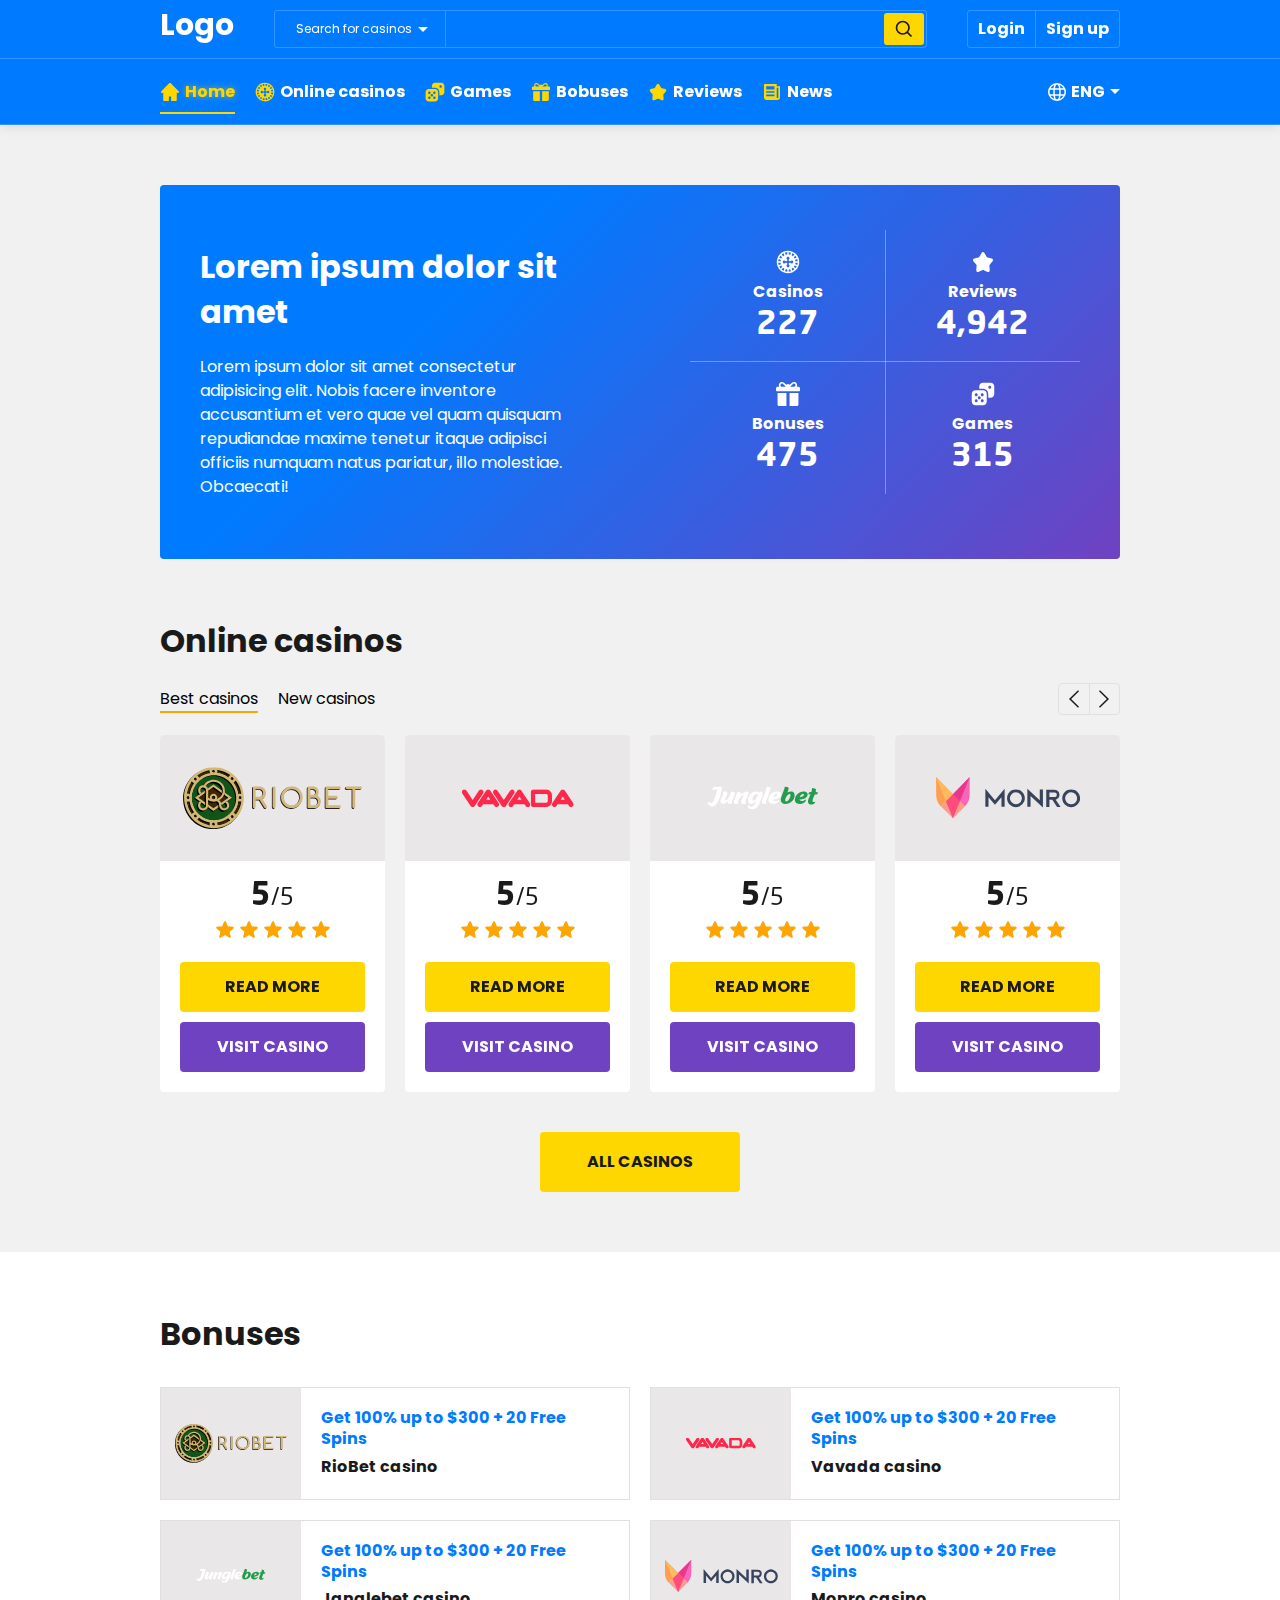
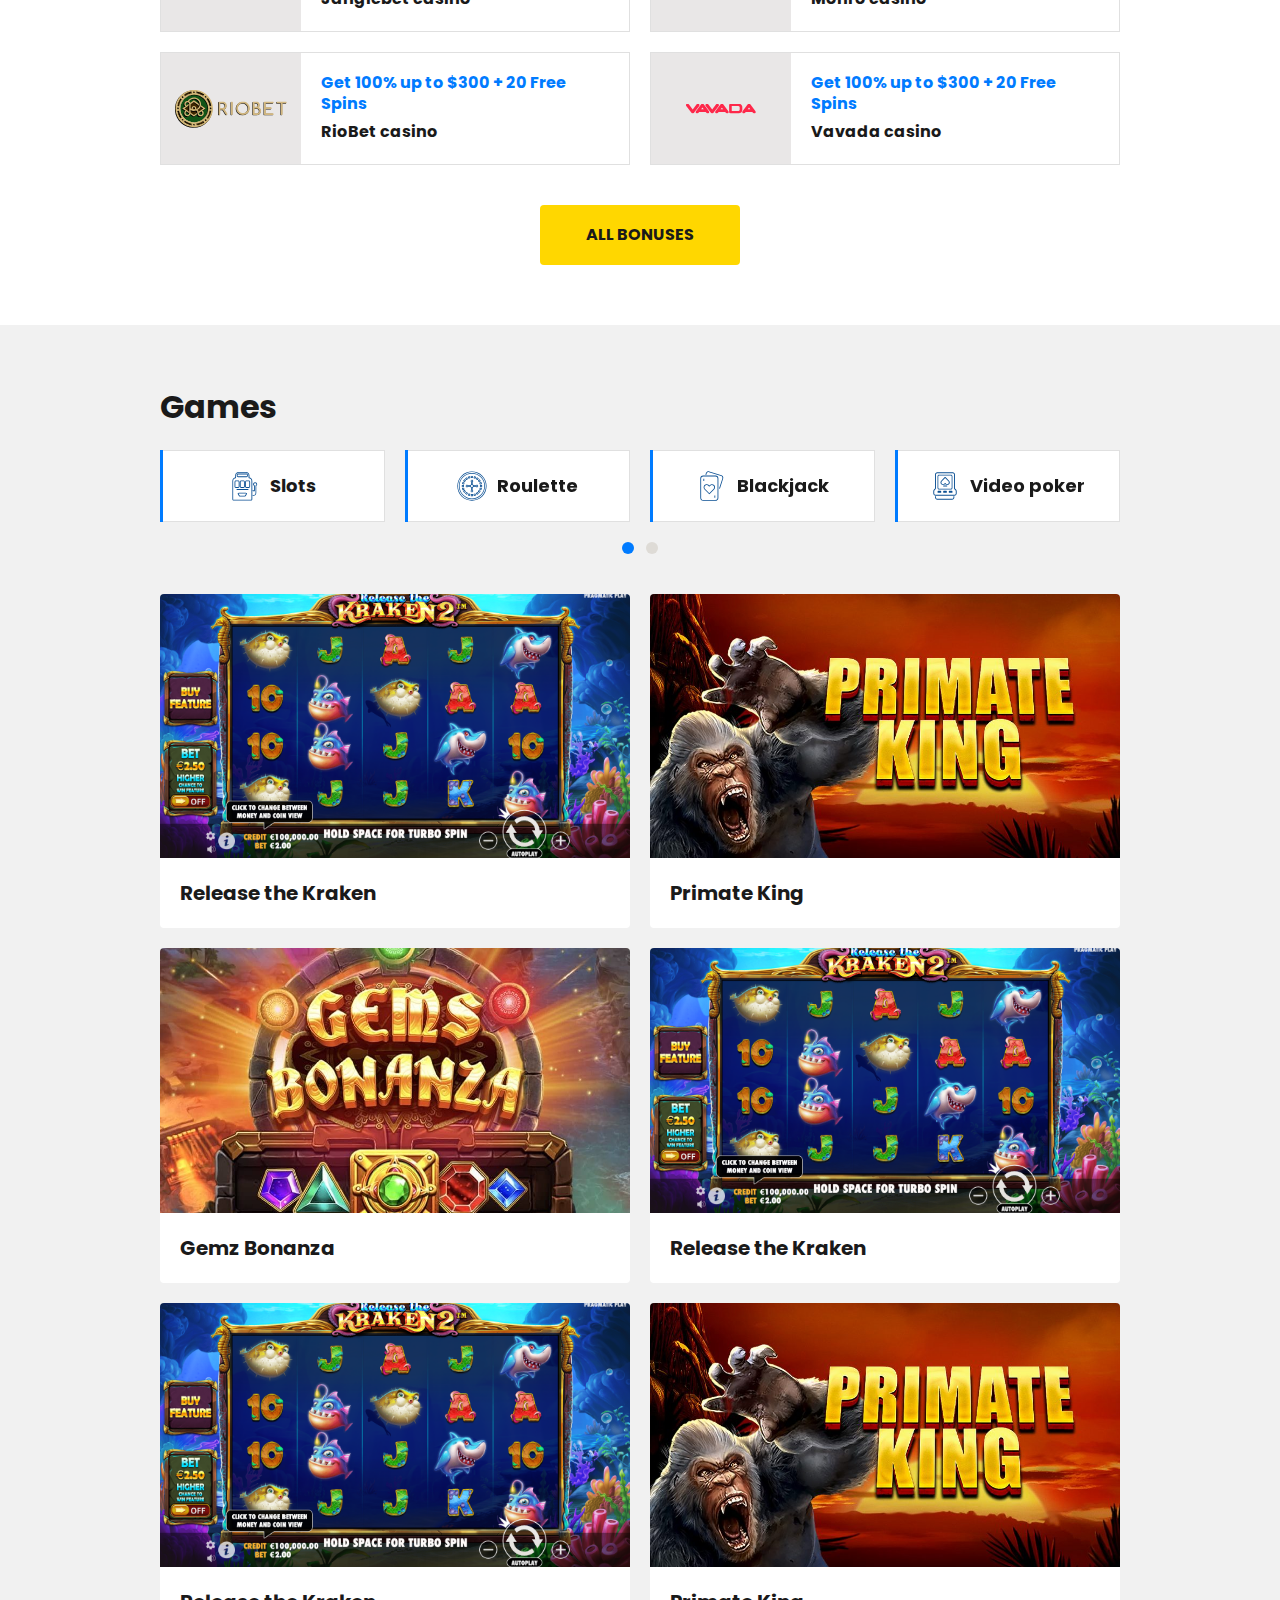
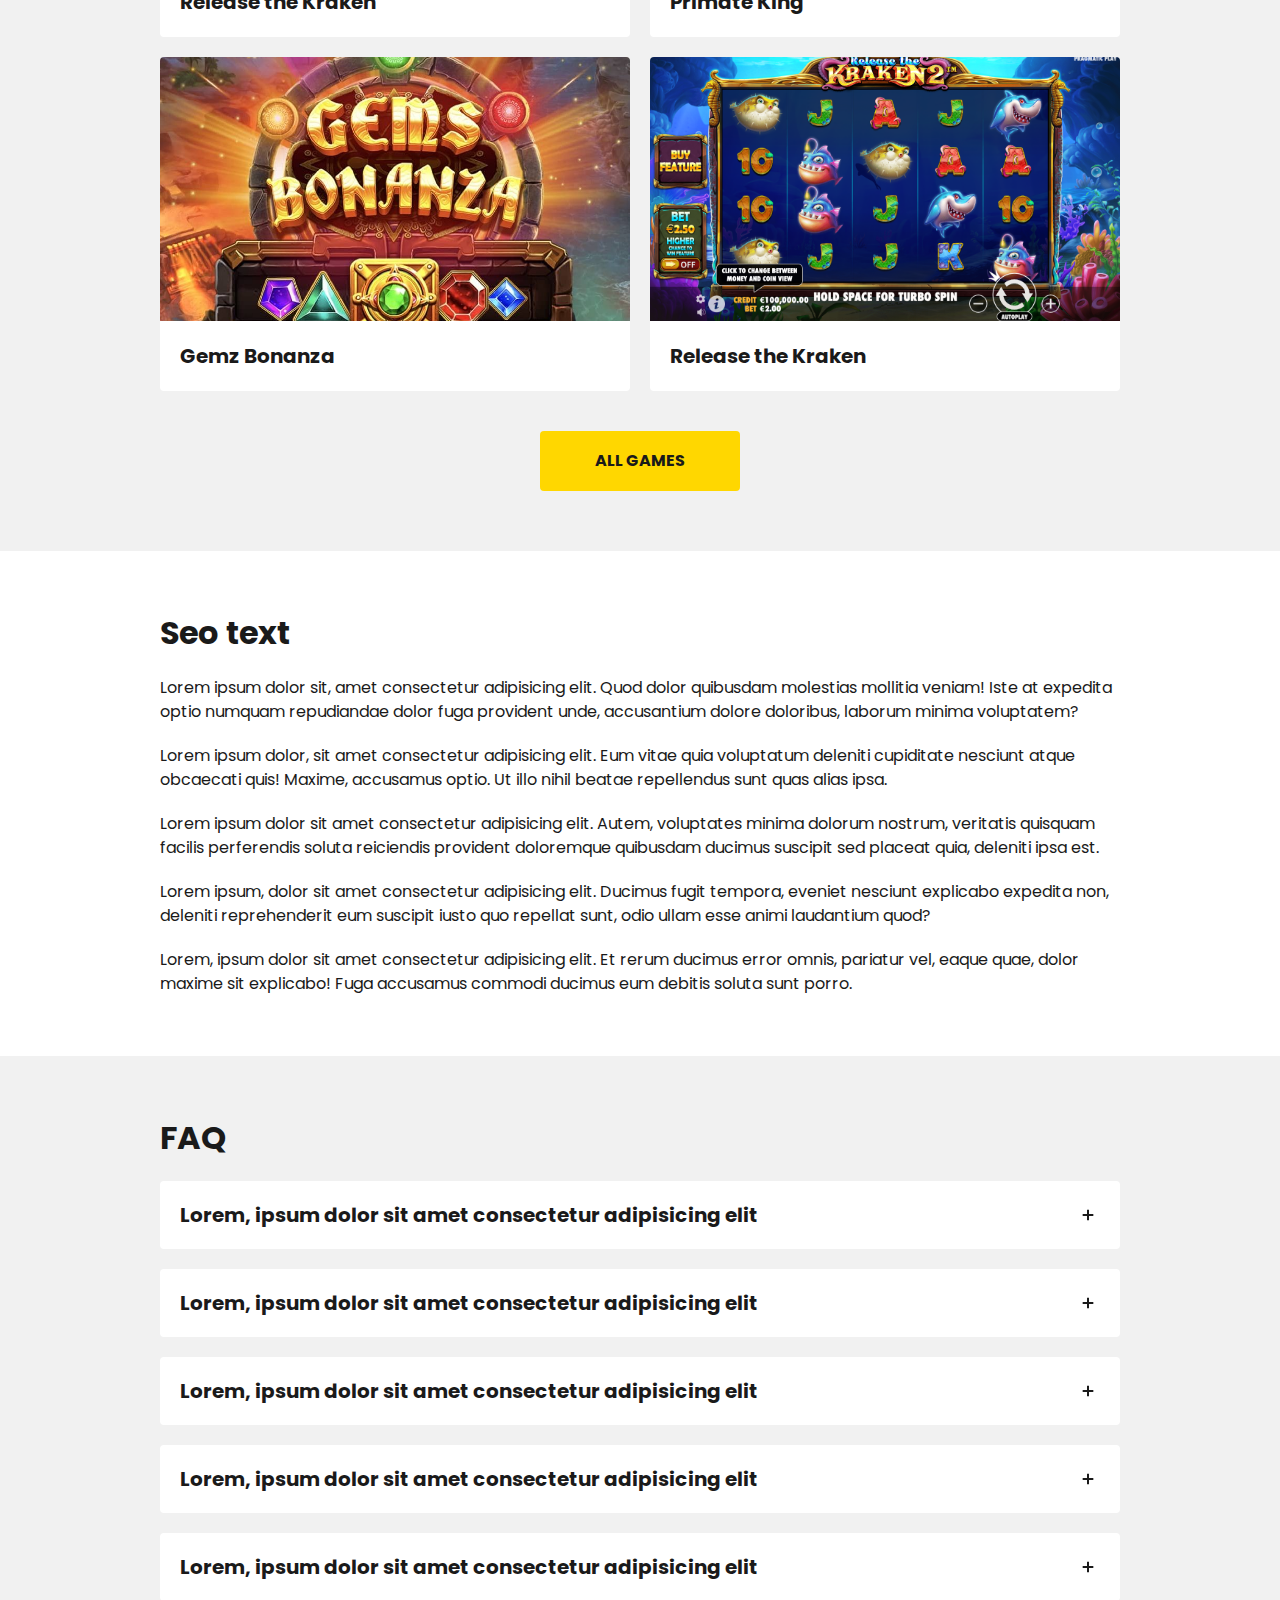
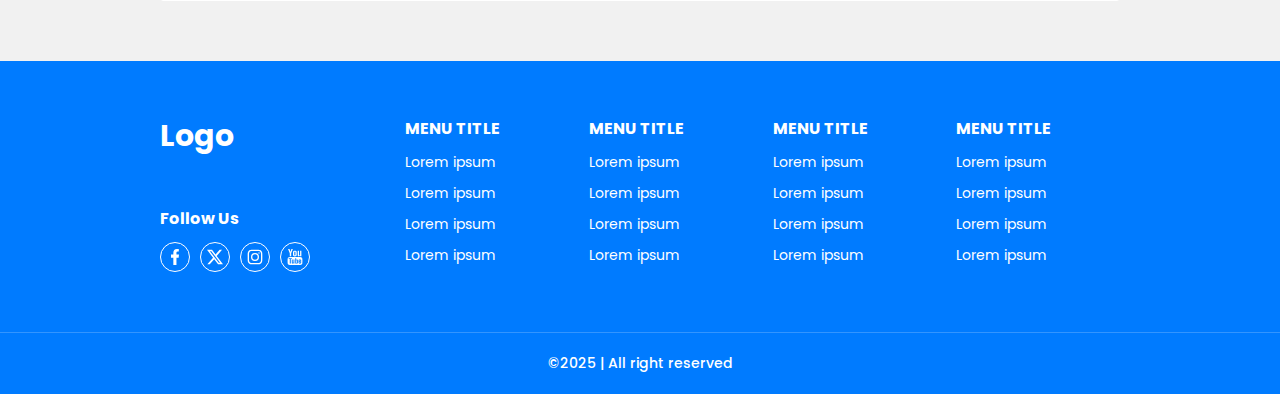
<file: index.html>
<!DOCTYPE html>
<html lang="en">
  <head>
    <meta charset="UTF-8">
    <meta http-equiv="X-UA-Compatible" content="IE=edge">
    <meta name="viewport" content="width=device-width, initial-scale=1.0">
    <title>Home</title>
    <link rel="preconnect" href="https://fonts.googleapis.com">
    <link rel="preconnect" href="https://fonts.gstatic.com" crossorigin>
    <link rel="stylesheet" href="https://fonts.googleapis.com/css2?family=Noto+Sans:ital,wght@0,100..900;1,100..900&amp;display=swap">
    <link rel="stylesheet" href="https://fonts.googleapis.com/css2?family=Poppins:ital,wght@0,100;0,200;0,300;0,400;0,500;0,600;0,700;0,800;0,900;1,100;1,200;1,300;1,400;1,500;1,600;1,700;1,800;1,900&amp;display=swap">
    <link rel="stylesheet" href="assets/css/libs/fancybox.css">
    <link rel="stylesheet" href="assets/css/libs/nouislider.min.css">
    <link rel="stylesheet" href="assets/css/app.min.css">
  </head>
  <body>
    <header class="header">
      <div class="header-top">
        <div class="container d-flex flex-wrap justify-between">
          <div class="header-top__logo"><a class="d-flex align-center justify-center" href="#">Logo</a></div>
          <div class="header-top__nav d-flex flex-wrap">
            <div class="header-top__nav-search">
              <form>
                <div class="form-wrap d-flex">
                  <div class="form-wrap__inner d-flex">
                    <input type="hidden" name="post_type" value="casinos">
                    <div class="form-wrap__type">
                      <label class="d-flex align-center justify-center" for="search">
                        <div class="label-title">Search for casinos</div><span class="d-flex justify-center align-center">
                          <svg class="icon icon-right-arrow icon-fill">
                            <use xlink:href="assets/symbol/svg/sprite.symbol.svg#right-arrow"></use>
                          </svg></span>
                      </label>
                      <ul>
                        <li class="active" data-type="casinos">Search for casinos</li>
                        <li data-type="games">Search for games</li>
                        <li data-type="bonuses">Search for bonuses</li>
                      </ul>
                    </div>
                    <input id="search" name="s">
                  </div>
                  <button class="d-flex align-center justify-center" type="submit">
                    <svg class="icon icon-search icon-stroke icon-20">
                      <use xlink:href="assets/symbol/svg/sprite.symbol.svg#search"></use>
                    </svg>
                  </button>
                </div>
              </form>
            </div>
            <div class="header-top__nav-auth d-flex"><a class="text-font-secondary link__popup" href="#" data-src="#login">Login</a><a class="text-font-secondary link__popup" href="#" data-src="#sign">Sign up</a></div>
            <button class="btn-burger" type="button"><span class="btn-burger__line"></span><span class="btn-burger__line"></span><span class="btn-burger__line"></span></button>
          </div>
        </div>
      </div>
      <div class="header-bottom">
        <div class="container d-flex justify-between column-md">
          <nav class="menu-primary">
            <ul class="d-flex">
              <li class="current-menu-item"><a class="d-flex align-center" href="/">
                  <div class="menu-item__icon menu-item__icon-home">
                    <svg class="icon icon-house icon-fill">
                      <use xlink:href="assets/symbol/svg/sprite.symbol.svg#house"></use>
                    </svg>
                  </div>Home</a></li>
              <li class="dropdowns"><a class="d-flex align-center" href="casinos.html" data-children="drop-1">
                  <div class="menu-item__icon">
                    <svg class="icon icon-casino-2 icon-fill">
                      <use xlink:href="assets/symbol/svg/sprite.symbol.svg#casino-2"></use>
                    </svg>
                  </div>Online casinos</a></li>
              <li class="dropdowns"><a class="d-flex align-center" href="games.html" data-children="drop-2">
                  <div class="menu-item__icon">
                    <svg class="icon icon-games icon-fill">
                      <use xlink:href="assets/symbol/svg/sprite.symbol.svg#games"></use>
                    </svg>
                  </div>Games</a></li>
              <li class="dropdowns"><a class="d-flex align-center" href="bonuses.html" data-children="drop-3">
                  <div class="menu-item__icon menu-item__icon-bonuses">
                    <svg class="icon icon-giftbox icon-fill">
                      <use xlink:href="assets/symbol/svg/sprite.symbol.svg#giftbox"></use>
                    </svg>
                  </div>Bobuses</a></li>
              <li><a class="d-flex align-center" href="reviews.html">
                  <div class="menu-item__icon">
                    <svg class="icon icon-star icon-fill">
                      <use xlink:href="assets/symbol/svg/sprite.symbol.svg#star"></use>
                    </svg>
                  </div>Reviews</a></li>
              <li><a class="d-flex align-center" href="news.html">
                  <div class="menu-item__icon menu-item__icon-news">
                    <svg class="icon icon-newspaper icon-fill">
                      <use xlink:href="assets/symbol/svg/sprite.symbol.svg#newspaper"></use>
                    </svg>
                  </div>News</a></li>
            </ul>
          </nav>
          <div class="header__lang">
            <button class="d-flex align-center">
              <svg class="icon icon-language icon-stroke icon-20">
                <use xlink:href="assets/symbol/svg/sprite.symbol.svg#language"></use>
              </svg><span>ENG</span>
            </button>
            <ul>
              <li><a class="d-flex align-center" href="#">
                  <div class="icon-lang ratio" data-lang-name="ua"></div>Українська</a></li>
              <li><a class="d-flex align-center" href="#">
                  <div class="icon-lang ratio" data-lang-name="cz"></div>Čeština</a></li>
              <li><a class="d-flex align-center" href="#">
                  <div class="icon-lang ratio" data-lang-name="dk"></div>Dansk</a></li>
              <li><a class="d-flex align-center" href="#">
                  <div class="icon-lang ratio" data-lang-name="de"></div>Deutsch</a></li>
              <li><a class="d-flex align-center" href="#">
                  <div class="icon-lang ratio" data-lang-name="gb"></div>English</a></li>
            </ul>
          </div>
        </div>
      </div>
    </header>
    <main class="main-wrapper">
      <div class="home">
        <div class="container">
          <div class="home-about d-flex flex-column justify-center">
            <div class="home-about__wrap">
              <div class="row">
                <div class="col-6-xl col-12-md d-flex align-center">
                  <div class="home-about__description">
                    <h1>Lorem ipsum dolor sit amet</h1>
                    <p>Lorem ipsum dolor sit amet consectetur adipisicing elit. Nobis facere inventore accusantium et vero quae vel quam quisquam repudiandae maxime tenetur itaque adipisci officiis numquam natus pariatur, illo molestiae. Obcaecati!</p>
                  </div>
                </div>
                <div class="col-6-xl col-12-md d-flex justify-center align-center home-about__numbers-wrap">
                  <div class="home-about__numbers d-flex flex-wrap justify-center align-center"><a class="home-about__numbers-item d-flex align-center flex-column" href="casinos.html">
                      <div class="home-about__numbers-item-header d-flex align-center flex-column">
                        <svg class="icon icon-casino-2 icon-fill">
                          <use xlink:href="assets/symbol/svg/sprite.symbol.svg#casino-2"></use>
                        </svg><span>Casinos</span>
                      </div>
                      <div class="home-about__numbers-item-footer"><span class="purecounter" data-purecounter-start="0" data-purecounter-end="568">568</span></div></a><a class="home-about__numbers-item d-flex align-center flex-column" href="reviews.html">
                      <div class="home-about__numbers-item-header d-flex align-center flex-column">
                        <svg class="icon icon-star icon-fill">
                          <use xlink:href="assets/symbol/svg/sprite.symbol.svg#star"></use>
                        </svg><span>Reviews</span>
                      </div>
                      <div class="home-about__numbers-item-footer"><span class="purecounter" data-purecounter-start="0" data-purecounter-end="12356">12356</span></div></a><a class="home-about__numbers-item d-flex align-center flex-column" href="bonuses.html">
                      <div class="home-about__numbers-item-header d-flex align-center flex-column">
                        <svg class="icon icon-giftbox icon-fill">
                          <use xlink:href="assets/symbol/svg/sprite.symbol.svg#giftbox"></use>
                        </svg><span>Bonuses</span>
                      </div>
                      <div class="home-about__numbers-item-footer"><span class="purecounter" data-purecounter-start="0" data-purecounter-end="1187">1187</span></div></a><a class="home-about__numbers-item d-flex align-center flex-column" href="games.html">
                      <div class="home-about__numbers-item-header d-flex align-center flex-column">
                        <svg class="icon icon-games icon-fill">
                          <use xlink:href="assets/symbol/svg/sprite.symbol.svg#games"></use>
                        </svg><span>Games</span>
                      </div>
                      <div class="home-about__numbers-item-footer"><span class="purecounter" data-purecounter-start="0" data-purecounter-end="788">788</span></div></a></div>
                </div>
              </div>
            </div>
          </div>
        </div>
        <div class="container">
          <div class="home-wrapper">
            <div class="home-csn">
              <div class="h2">Online casinos</div>
              <div class="title d-flex align-center justify-between">
                <div class="slider-tabs d-flex align-center">
                  <button class="active" type="button">Best casinos</button>
                  <button type="button">New casinos</button>
                </div>
                <div class="slider-nav d-flex justify-end">
                  <button class="d-flex justify-center align-center" id="cPrev" type="button">
                    <svg class="icon icon-left-arrow icon-20">
                      <use xlink:href="assets/symbol/svg/sprite.symbol.svg#left-arrow"></use>
                    </svg>
                  </button>
                  <button class="d-flex justify-center align-center" id="cNext" type="button">
                    <svg class="icon icon-right-arrow-sl icon-20">
                      <use xlink:href="assets/symbol/svg/sprite.symbol.svg#right-arrow-sl"></use>
                    </svg>
                  </button>
                </div>
              </div>
              <div class="sliders">
                <div class="swiper" data-countTabl="3" data-count="4" data-prev="cPrev" data-next="cNext">
                  <div class="swiper-wrapper">
                    <div class="swiper-slide">
                      <div class="card-csns bg-w">
                        <div class="card-csns__item d-flex flex-column">
                          <div class="card-csns__item-header">
                            <div class="ratio"><img src="assets/images/src/logo-riobet.svg" alt=""></div>
                            <div class="card-csns__item-rating d-flex align-center justify-center flex-column">
                              <div class="rating-count"><span>5</span>/5</div>
                              <div class="rating rating-average"><span style="width: 100%"></span></div>
                            </div>
                          </div>
                          <div class="card-csns__item-footer"><a class="btn btn-primary" href="#">Read more</a><a class="btn btn-secondary" href="#">Visit casino</a></div>
                        </div>
                      </div>
                    </div>
                    <div class="swiper-slide">
                      <div class="card-csns bg-w">
                        <div class="card-csns__item d-flex flex-column">
                          <div class="card-csns__item-header">
                            <div class="ratio"><img src="assets/images/src/vavada_logo.svg" alt=""></div>
                            <div class="card-csns__item-rating d-flex align-center justify-center flex-column">
                              <div class="rating-count"><span>5</span>/5</div>
                              <div class="rating rating-average"><span style="width: 100%"></span></div>
                            </div>
                          </div>
                          <div class="card-csns__item-footer"><a class="btn btn-primary" href="#">Read more</a><a class="btn btn-secondary" href="#">Visit casino</a></div>
                        </div>
                      </div>
                    </div>
                    <div class="swiper-slide">
                      <div class="card-csns bg-w">
                        <div class="card-csns__item d-flex flex-column">
                          <div class="card-csns__item-header">
                            <div class="ratio"><img src="assets/images/src/junglebet.svg" alt=""></div>
                            <div class="card-csns__item-rating d-flex align-center justify-center flex-column">
                              <div class="rating-count"><span>5</span>/5</div>
                              <div class="rating rating-average"><span style="width: 100%"></span></div>
                            </div>
                          </div>
                          <div class="card-csns__item-footer"><a class="btn btn-primary" href="#">Read more</a><a class="btn btn-secondary" href="#">Visit casino</a></div>
                        </div>
                      </div>
                    </div>
                    <div class="swiper-slide">
                      <div class="card-csns bg-w">
                        <div class="card-csns__item d-flex flex-column">
                          <div class="card-csns__item-header">
                            <div class="ratio"><img src="assets/images/src/monro.svg" alt=""></div>
                            <div class="card-csns__item-rating d-flex align-center justify-center flex-column">
                              <div class="rating-count"><span>5</span>/5</div>
                              <div class="rating rating-average"><span style="width: 100%"></span></div>
                            </div>
                          </div>
                          <div class="card-csns__item-footer"><a class="btn btn-primary" href="#">Read more</a><a class="btn btn-secondary" href="#">Visit casino</a></div>
                        </div>
                      </div>
                    </div>
                    <div class="swiper-slide">
                      <div class="card-csns bg-w">
                        <div class="card-csns__item d-flex flex-column">
                          <div class="card-csns__item-header">
                            <div class="ratio"><img src="assets/images/src/monro.svg" alt=""></div>
                            <div class="card-csns__item-rating d-flex align-center justify-center flex-column">
                              <div class="rating-count"><span>5</span>/5</div>
                              <div class="rating rating-average"><span style="width: 100%"></span></div>
                            </div>
                          </div>
                          <div class="card-csns__item-footer"><a class="btn btn-primary" href="#">Read more</a><a class="btn btn-secondary" href="#">Visit casino</a></div>
                        </div>
                      </div>
                    </div>
                  </div>
                </div>
              </div>
              <div class="home-blocks__footer d-flex justify-center"><a class="btn btn-primary" href="casinos.html">All casinos</a></div>
            </div>
          </div>
        </div>
        <div class="home-bonuses">
          <div class="home-bonuses__wrap">
            <div class="container">
              <div class="h2">Bonuses</div>
              <div class="row">
                <div class="col-4-xl col-6-lg col-12-sm"><a class="csn-right__blocks-item d-flex" href="#">
                    <div class="csn-right__blocks-item-img"><img src="assets/images/src/logo-riobet.svg" alt=""></div>
                    <div class="csn-right__blocks-item-text">
                      <div class="text-bold d-flex align-center">Get 100% up to $300 + 20 Free Spins</div>
                      <p>RioBet casino</p>
                    </div></a></div>
                <div class="col-4-xl col-6-lg col-12-sm"><a class="csn-right__blocks-item d-flex" href="#">
                    <div class="csn-right__blocks-item-img"><img src="assets/images/src/vavada_logo.svg" alt=""></div>
                    <div class="csn-right__blocks-item-text">
                      <div class="text-bold d-flex align-center">Get 100% up to $300 + 20 Free Spins</div>
                      <p>Vavada casino</p>
                    </div></a></div>
                <div class="col-4-xl col-6-lg col-12-sm"><a class="csn-right__blocks-item d-flex" href="#">
                    <div class="csn-right__blocks-item-img"><img src="assets/images/src/junglebet.svg" alt=""></div>
                    <div class="csn-right__blocks-item-text">
                      <div class="text-bold d-flex align-center">Get 100% up to $300 + 20 Free Spins</div>
                      <p>Janglebet casino</p>
                    </div></a></div>
                <div class="col-4-xl col-6-lg col-12-sm"><a class="csn-right__blocks-item d-flex" href="#">
                    <div class="csn-right__blocks-item-img"><img src="assets/images/src/monro.svg" alt=""></div>
                    <div class="csn-right__blocks-item-text">
                      <div class="text-bold d-flex align-center">Get 100% up to $300 + 20 Free Spins</div>
                      <p>Monro casino</p>
                    </div></a></div>
                <div class="col-4-xl col-6-lg col-12-sm"><a class="csn-right__blocks-item d-flex" href="#">
                    <div class="csn-right__blocks-item-img"><img src="assets/images/src/logo-riobet.svg" alt=""></div>
                    <div class="csn-right__blocks-item-text">
                      <div class="text-bold d-flex align-center">Get 100% up to $300 + 20 Free Spins</div>
                      <p>RioBet casino</p>
                    </div></a></div>
                <div class="col-4-xl col-6-lg col-12-sm"><a class="csn-right__blocks-item d-flex" href="#">
                    <div class="csn-right__blocks-item-img"><img src="assets/images/src/vavada_logo.svg" alt=""></div>
                    <div class="csn-right__blocks-item-text">
                      <div class="text-bold d-flex align-center">Get 100% up to $300 + 20 Free Spins</div>
                      <p>Vavada casino</p>
                    </div></a></div>
              </div>
            </div>
          </div>
          <div class="home-blocks__footer d-flex justify-center"><a class="btn btn-primary" href="casinos.html">All bonuses</a></div>
        </div>
        <div class="home-wrapper">
          <div class="home-games">
            <div class="container">
              <div class="h2">Games</div>
              <div class="home-games__category sliders">
                <button class="d-flex justify-center align-center home-games__category-btn home-games__category-btn-prev" id="gPrev" type="button">
                  <svg class="icon icon-left-arrow icon-20">
                    <use xlink:href="assets/symbol/svg/sprite.symbol.svg#left-arrow"></use>
                  </svg>
                </button>
                <button class="d-flex justify-center align-center home-games__category-btn home-games__category-btn-next" id="gNext" type="button">
                  <svg class="icon icon-right-arrow-sl icon-20">
                    <use xlink:href="assets/symbol/svg/sprite.symbol.svg#right-arrow-sl"></use>
                  </svg>
                </button>
                <div class="swiper" data-count="4" data-counttabl="3" data-prev="gPrev" data-next="gNext" data-pug="card-games__category-pagination">
                  <div class="swiper-wrapper">
                    <div class="swiper-slide"><a class="card-games__category d-flex justify-center align-center" href="#">
                        <svg class="icon icon-slots ">
                          <use xlink:href="assets/symbol/svg/sprite.symbol.svg#slots"></use>
                        </svg><span>Slots</span></a></div>
                    <div class="swiper-slide"><a class="card-games__category d-flex justify-center align-center" href="#">
                        <svg class="icon icon-roulette ">
                          <use xlink:href="assets/symbol/svg/sprite.symbol.svg#roulette"></use>
                        </svg><span>Roulette</span></a></div>
                    <div class="swiper-slide"><a class="card-games__category d-flex justify-center align-center" href="#">
                        <svg class="icon icon-blackjack ">
                          <use xlink:href="assets/symbol/svg/sprite.symbol.svg#blackjack"></use>
                        </svg><span>Blackjack</span></a></div>
                    <div class="swiper-slide"><a class="card-games__category d-flex justify-center align-center" href="#">
                        <svg class="icon icon-video-poker ">
                          <use xlink:href="assets/symbol/svg/sprite.symbol.svg#video-poker"></use>
                        </svg><span>Video poker</span></a></div>
                    <div class="swiper-slide"><a class="card-games__category d-flex justify-center align-center" href="#">
                        <svg class="icon icon-craps ">
                          <use xlink:href="assets/symbol/svg/sprite.symbol.svg#craps"></use>
                        </svg><span>Craps</span></a></div>
                  </div>
                </div>
                <div class="card-games__category-pagination"></div>
              </div>
              <div class="row">
                <div class="col-3-xl col-6-lg col-12-sm mb-20">
                  <div class="card-game bg-w">
                    <div class="card-game__header"><a class="ratio ratio-16x9" href="game-single.html"><img src="assets/images/src/games/kraken-2.png" alt=""></a></div>
                    <div class="card-game__title"><a class="text-font-secondary text-bold" href="game-single.html">Release the Kraken</a></div>
                    <div class="card-game__wrapper">
                      <div class="card-game__wrapper-header">
                        <div class="ratio ratio-16x9"><img src="assets/images/src/games/kraken-2.png" alt=""></div>
                      </div>
                      <div class="card-game__wrapper-footer"><a class="btn btn-primary" href="game-single.html">Play for free</a><a class="btn btn-secondary" href="game-single.html#related">Play for money</a></div>
                    </div>
                  </div>
                </div>
                <div class="col-3-xl col-6-lg col-12-sm mb-20">
                  <div class="card-game bg-w">
                    <div class="card-game__header"><a class="ratio ratio-16x9" href="game-single.html"><img src="assets/images/src/games/primat.jpg" alt=""></a></div>
                    <div class="card-game__title"><a href="game-single.html">Primate King</a></div>
                    <div class="card-game__wrapper">
                      <div class="card-game__wrapper-header">
                        <div class="ratio ratio-16x9"><img src="assets/images/src/games/primat.jpg" alt=""></div>
                      </div>
                      <div class="card-game__wrapper-footer"><a class="btn btn-primary" href="game-single.html">Play for free</a><a class="btn btn-secondary" href="game-single.html">Play for money</a></div>
                    </div>
                  </div>
                </div>
                <div class="col-3-xl col-6-lg col-12-sm mb-20">
                  <div class="card-game bg-w">
                    <div class="card-game__header"><a class="ratio ratio-16x9" href="game-single.html"><img src="assets/images/src/games/bonanza.jpg" alt=""></a></div>
                    <div class="card-game__title"><a href="game-single.html">Gemz Bonanza</a></div>
                    <div class="card-game__wrapper">
                      <div class="card-game__wrapper-header">
                        <div class="ratio ratio-16x9"><img src="assets/images/src/games/bonanza.jpg" alt=""></div>
                      </div>
                      <div class="card-game__wrapper-footer"><a class="btn btn-primary" href="game-single.html">Play for free</a><a class="btn btn-secondary" href="game-single.html">Play for money</a></div>
                    </div>
                  </div>
                </div>
                <div class="col-3-xl col-6-lg col-12-sm mb-20">
                  <div class="card-game bg-w">
                    <div class="card-game__header"><a class="ratio ratio-16x9" href="game-single.html"><img src="assets/images/src/games/kraken-2.png" alt=""></a></div>
                    <div class="card-game__title"><a class="text-font-secondary text-bold" href="game-single.html">Release the Kraken</a></div>
                    <div class="card-game__wrapper">
                      <div class="card-game__wrapper-header">
                        <div class="ratio ratio-16x9"><img src="assets/images/src/games/kraken-2.png" alt=""></div>
                      </div>
                      <div class="card-game__wrapper-footer"><a class="btn btn-primary" href="game-single.html">Play for free</a><a class="btn btn-secondary" href="game-single.html#related">Play for money</a></div>
                    </div>
                  </div>
                </div>
                <div class="col-3-xl col-6-lg col-12-sm mb-20">
                  <div class="card-game bg-w">
                    <div class="card-game__header"><a class="ratio ratio-16x9" href="game-single.html"><img src="assets/images/src/games/kraken-2.png" alt=""></a></div>
                    <div class="card-game__title"><a class="text-font-secondary text-bold" href="game-single.html">Release the Kraken</a></div>
                    <div class="card-game__wrapper">
                      <div class="card-game__wrapper-header">
                        <div class="ratio ratio-16x9"><img src="assets/images/src/games/kraken-2.png" alt=""></div>
                      </div>
                      <div class="card-game__wrapper-footer"><a class="btn btn-primary" href="game-single.html">Play for free</a><a class="btn btn-secondary" href="game-single.html#related">Play for money</a></div>
                    </div>
                  </div>
                </div>
                <div class="col-3-xl col-6-lg col-12-sm mb-20">
                  <div class="card-game bg-w">
                    <div class="card-game__header"><a class="ratio ratio-16x9" href="game-single.html"><img src="assets/images/src/games/primat.jpg" alt=""></a></div>
                    <div class="card-game__title"><a href="game-single.html">Primate King</a></div>
                    <div class="card-game__wrapper">
                      <div class="card-game__wrapper-header">
                        <div class="ratio ratio-16x9"><img src="assets/images/src/games/primat.jpg" alt=""></div>
                      </div>
                      <div class="card-game__wrapper-footer"><a class="btn btn-primary" href="game-single.html">Play for free</a><a class="btn btn-secondary" href="game-single.html">Play for money</a></div>
                    </div>
                  </div>
                </div>
                <div class="col-3-xl col-6-lg col-12-sm mb-20">
                  <div class="card-game bg-w">
                    <div class="card-game__header"><a class="ratio ratio-16x9" href="game-single.html"><img src="assets/images/src/games/bonanza.jpg" alt=""></a></div>
                    <div class="card-game__title"><a href="game-single.html">Gemz Bonanza</a></div>
                    <div class="card-game__wrapper">
                      <div class="card-game__wrapper-header">
                        <div class="ratio ratio-16x9"><img src="assets/images/src/games/bonanza.jpg" alt=""></div>
                      </div>
                      <div class="card-game__wrapper-footer"><a class="btn btn-primary" href="game-single.html">Play for free</a><a class="btn btn-secondary" href="game-single.html">Play for money</a></div>
                    </div>
                  </div>
                </div>
                <div class="col-3-xl col-6-lg col-12-sm mb-20">
                  <div class="card-game bg-w">
                    <div class="card-game__header"><a class="ratio ratio-16x9" href="game-single.html"><img src="assets/images/src/games/kraken-2.png" alt=""></a></div>
                    <div class="card-game__title"><a class="text-font-secondary text-bold" href="game-single.html">Release the Kraken</a></div>
                    <div class="card-game__wrapper">
                      <div class="card-game__wrapper-header">
                        <div class="ratio ratio-16x9"><img src="assets/images/src/games/kraken-2.png" alt=""></div>
                      </div>
                      <div class="card-game__wrapper-footer"><a class="btn btn-primary" href="game-single.html">Play for free</a><a class="btn btn-secondary" href="game-single.html#related">Play for money</a></div>
                    </div>
                  </div>
                </div>
              </div>
              <div class="home-blocks__footer d-flex justify-center"><a class="btn btn-primary" href="games.html">All games</a></div>
            </div>
          </div>
        </div>
        <div class="home-article">
          <div class="section bg-w">
            <div class="container">
              <h2 class="mb-20">Seo text</h2>
              <p>Lorem ipsum dolor sit, amet consectetur adipisicing elit. Quod dolor quibusdam molestias mollitia veniam! Iste at expedita optio numquam repudiandae dolor fuga provident unde, accusantium dolore doloribus, laborum minima voluptatem?</p>
              <p>Lorem ipsum dolor, sit amet consectetur adipisicing elit. Eum vitae quia voluptatum deleniti cupiditate nesciunt atque obcaecati quis! Maxime, accusamus optio. Ut illo nihil beatae repellendus sunt quas alias ipsa.</p>
              <p>Lorem ipsum dolor sit amet consectetur adipisicing elit. Autem, voluptates minima dolorum nostrum, veritatis quisquam facilis perferendis soluta reiciendis provident doloremque quibusdam ducimus suscipit sed placeat quia, deleniti ipsa est.</p>
              <p>Lorem ipsum, dolor sit amet consectetur adipisicing elit. Ducimus fugit tempora, eveniet nesciunt explicabo expedita non, deleniti reprehenderit eum suscipit iusto quo repellat sunt, odio ullam esse animi laudantium quod?</p>
              <p>Lorem, ipsum dolor sit amet consectetur adipisicing elit. Et rerum ducimus error omnis, pariatur vel, eaque quae, dolor maxime sit explicabo! Fuga accusamus commodi ducimus eum debitis soluta sunt porro.</p>
            </div>
          </div>
        </div>
        <div class="faq">
          <div class="section">
            <div class="container">
              <h2 class="mb-20">FAQ</h2>
              <div class="accordion">
                <div class="accordion__item faq-item bg-w">
                  <div class="accordion__title faq-title d-flex justify-between align-center">
                    <div class="title">Lorem, ipsum dolor sit amet consectetur adipisicing elit</div>
                    <div class="accordion__item-icon"><span>
                        <svg class="icon icon-minus ">
                          <use xlink:href="assets/symbol/svg/sprite.symbol.svg#minus"></use>
                        </svg>
                        <svg class="icon icon-minus minus-2">
                          <use xlink:href="assets/symbol/svg/sprite.symbol.svg#minus"></use>
                        </svg></span></div>
                  </div>
                  <div class="accordion__wrap faq-wrap">
                    <p>Lorem ipsum dolor sit, amet consectetur adipisicing elit. Dolor, sunt tenetur dolores totam officiis temporibus cupiditate quasi nulla quae consequuntur blanditiis nihil exercitationem quibusdam odit pariatur unde quos in quaerat. Lorem ipsum dolor sit, amet consectetur adipisicing elit. Dolor, sunt tenetur dolores totam officiis temporibus cupiditate quasi nulla quae consequuntur blanditiis nihil exercitationem quibusdam odit pariatur unde quos in quaerat.</p>
                    <p>Lorem ipsum dolor sit, amet consectetur adipisicing elit. Dolor, sunt tenetur dolores totam officiis temporibus cupiditate quasi nulla quae consequuntur blanditiis nihil exercitationem quibusdam odit pariatur unde quos in quaerat. Lorem ipsum dolor sit, amet consectetur adipisicing elit. Dolor, sunt tenetur dolores totam officiis temporibus cupiditate quasi nulla quae consequuntur blanditiis nihil exercitationem quibusdam odit pariatur unde quos in quaerat.</p>
                  </div>
                </div>
                <div class="accordion__item faq-item bg-w">
                  <div class="accordion__title faq-title d-flex justify-between align-center">
                    <div class="title">Lorem, ipsum dolor sit amet consectetur adipisicing elit</div>
                    <div class="accordion__item-icon"><span>
                        <svg class="icon icon-minus ">
                          <use xlink:href="assets/symbol/svg/sprite.symbol.svg#minus"></use>
                        </svg>
                        <svg class="icon icon-minus minus-2">
                          <use xlink:href="assets/symbol/svg/sprite.symbol.svg#minus"></use>
                        </svg></span></div>
                  </div>
                  <div class="accordion__wrap faq-wrap">
                    <p>Lorem ipsum dolor sit, amet consectetur adipisicing elit. Dolor, sunt tenetur dolores totam officiis temporibus cupiditate quasi nulla quae consequuntur blanditiis nihil exercitationem quibusdam odit pariatur unde quos in quaerat. Lorem ipsum dolor sit, amet consectetur adipisicing elit. Dolor, sunt tenetur dolores totam officiis temporibus cupiditate quasi nulla quae consequuntur blanditiis nihil exercitationem quibusdam odit pariatur unde quos in quaerat.</p>
                    <p>Lorem ipsum dolor sit, amet consectetur adipisicing elit. Dolor, sunt tenetur dolores totam officiis temporibus cupiditate quasi nulla quae consequuntur blanditiis nihil exercitationem quibusdam odit pariatur unde quos in quaerat. Lorem ipsum dolor sit, amet consectetur adipisicing elit. Dolor, sunt tenetur dolores totam officiis temporibus cupiditate quasi nulla quae consequuntur blanditiis nihil exercitationem quibusdam odit pariatur unde quos in quaerat.</p>
                  </div>
                </div>
                <div class="accordion__item faq-item bg-w">
                  <div class="accordion__title faq-title d-flex justify-between align-center">
                    <div class="title">Lorem, ipsum dolor sit amet consectetur adipisicing elit</div>
                    <div class="accordion__item-icon"><span>
                        <svg class="icon icon-minus ">
                          <use xlink:href="assets/symbol/svg/sprite.symbol.svg#minus"></use>
                        </svg>
                        <svg class="icon icon-minus minus-2">
                          <use xlink:href="assets/symbol/svg/sprite.symbol.svg#minus"></use>
                        </svg></span></div>
                  </div>
                  <div class="accordion__wrap faq-wrap">
                    <p>Lorem ipsum dolor sit, amet consectetur adipisicing elit. Dolor, sunt tenetur dolores totam officiis temporibus cupiditate quasi nulla quae consequuntur blanditiis nihil exercitationem quibusdam odit pariatur unde quos in quaerat. Lorem ipsum dolor sit, amet consectetur adipisicing elit. Dolor, sunt tenetur dolores totam officiis temporibus cupiditate quasi nulla quae consequuntur blanditiis nihil exercitationem quibusdam odit pariatur unde quos in quaerat.</p>
                    <p>Lorem ipsum dolor sit, amet consectetur adipisicing elit. Dolor, sunt tenetur dolores totam officiis temporibus cupiditate quasi nulla quae consequuntur blanditiis nihil exercitationem quibusdam odit pariatur unde quos in quaerat. Lorem ipsum dolor sit, amet consectetur adipisicing elit. Dolor, sunt tenetur dolores totam officiis temporibus cupiditate quasi nulla quae consequuntur blanditiis nihil exercitationem quibusdam odit pariatur unde quos in quaerat.</p>
                  </div>
                </div>
                <div class="accordion__item faq-item bg-w">
                  <div class="accordion__title faq-title d-flex justify-between align-center">
                    <div class="title">Lorem, ipsum dolor sit amet consectetur adipisicing elit</div>
                    <div class="accordion__item-icon"><span>
                        <svg class="icon icon-minus ">
                          <use xlink:href="assets/symbol/svg/sprite.symbol.svg#minus"></use>
                        </svg>
                        <svg class="icon icon-minus minus-2">
                          <use xlink:href="assets/symbol/svg/sprite.symbol.svg#minus"></use>
                        </svg></span></div>
                  </div>
                  <div class="accordion__wrap faq-wrap">
                    <p>Lorem ipsum dolor sit, amet consectetur adipisicing elit. Dolor, sunt tenetur dolores totam officiis temporibus cupiditate quasi nulla quae consequuntur blanditiis nihil exercitationem quibusdam odit pariatur unde quos in quaerat. Lorem ipsum dolor sit, amet consectetur adipisicing elit. Dolor, sunt tenetur dolores totam officiis temporibus cupiditate quasi nulla quae consequuntur blanditiis nihil exercitationem quibusdam odit pariatur unde quos in quaerat.</p>
                    <p>Lorem ipsum dolor sit, amet consectetur adipisicing elit. Dolor, sunt tenetur dolores totam officiis temporibus cupiditate quasi nulla quae consequuntur blanditiis nihil exercitationem quibusdam odit pariatur unde quos in quaerat. Lorem ipsum dolor sit, amet consectetur adipisicing elit. Dolor, sunt tenetur dolores totam officiis temporibus cupiditate quasi nulla quae consequuntur blanditiis nihil exercitationem quibusdam odit pariatur unde quos in quaerat.</p>
                  </div>
                </div>
                <div class="accordion__item faq-item bg-w">
                  <div class="accordion__title faq-title d-flex justify-between align-center">
                    <div class="title">Lorem, ipsum dolor sit amet consectetur adipisicing elit</div>
                    <div class="accordion__item-icon"><span>
                        <svg class="icon icon-minus ">
                          <use xlink:href="assets/symbol/svg/sprite.symbol.svg#minus"></use>
                        </svg>
                        <svg class="icon icon-minus minus-2">
                          <use xlink:href="assets/symbol/svg/sprite.symbol.svg#minus"></use>
                        </svg></span></div>
                  </div>
                  <div class="accordion__wrap faq-wrap">
                    <p>Lorem ipsum dolor sit, amet consectetur adipisicing elit. Dolor, sunt tenetur dolores totam officiis temporibus cupiditate quasi nulla quae consequuntur blanditiis nihil exercitationem quibusdam odit pariatur unde quos in quaerat. Lorem ipsum dolor sit, amet consectetur adipisicing elit. Dolor, sunt tenetur dolores totam officiis temporibus cupiditate quasi nulla quae consequuntur blanditiis nihil exercitationem quibusdam odit pariatur unde quos in quaerat.</p>
                    <p>Lorem ipsum dolor sit, amet consectetur adipisicing elit. Dolor, sunt tenetur dolores totam officiis temporibus cupiditate quasi nulla quae consequuntur blanditiis nihil exercitationem quibusdam odit pariatur unde quos in quaerat. Lorem ipsum dolor sit, amet consectetur adipisicing elit. Dolor, sunt tenetur dolores totam officiis temporibus cupiditate quasi nulla quae consequuntur blanditiis nihil exercitationem quibusdam odit pariatur unde quos in quaerat.</p>
                  </div>
                </div>
              </div>
            </div>
          </div>
        </div>
      </div>
    </main>
    <div class="footer">
      <div class="footer-top">
        <div class="container">
          <div class="row">
            <div class="col-3-xl col-12-md first-row">
              <div class="footer__logo"><a class="d-flex align-center text-font-secondary" href="#">Logo</a></div>
              <div class="footer__social">
                <div class="footer__social-title text-font-secondary">Follow Us</div>
                <ul class="d-flex">
                  <li><a class="d-flex justify-center align-center" href="#">
                      <svg class="icon icon-facebook icon-fill">
                        <use xlink:href="assets/symbol/svg/sprite.symbol.svg#facebook"></use>
                      </svg></a></li>
                  <li><a class="d-flex justify-center align-center" href="#">
                      <svg class="icon icon-twitter-x icon-fill">
                        <use xlink:href="assets/symbol/svg/sprite.symbol.svg#twitter-x"></use>
                      </svg></a></li>
                  <li><a class="d-flex justify-center align-center" href="#">
                      <svg class="icon icon-instagram icon-fill">
                        <use xlink:href="assets/symbol/svg/sprite.symbol.svg#instagram"></use>
                      </svg></a></li>
                  <li><a class="d-flex justify-center align-center" href="#">
                      <svg class="icon icon-youtube icon-fill">
                        <use xlink:href="assets/symbol/svg/sprite.symbol.svg#youtube"></use>
                      </svg></a></li>
                </ul>
              </div>
            </div>
            <div class="col-9-xl col-12-md">
              <div class="row">
                <div class="col-3-xl col-6-md col-12-sm mb-20-md">
                  <div class="footer__nav">
                    <div class="footer__nav-title text-font-secondary text-upper text-bold">Menu title</div>
                    <nav>
                      <ul>
                        <li><a href="">Lorem ipsum</a></li>
                        <li><a href="">Lorem ipsum</a></li>
                        <li><a href="">Lorem ipsum</a></li>
                        <li><a href="">Lorem ipsum</a></li>
                      </ul>
                    </nav>
                  </div>
                </div>
                <div class="col-3-xl col-6-md col-12-sm mb-20-md">
                  <div class="footer__nav">
                    <div class="footer__nav-title text-font-secondary text-upper text-bold">Menu title</div>
                    <nav>
                      <ul>
                        <li><a href="">Lorem ipsum</a></li>
                        <li><a href="">Lorem ipsum</a></li>
                        <li><a href="">Lorem ipsum</a></li>
                        <li><a href="">Lorem ipsum</a></li>
                      </ul>
                    </nav>
                  </div>
                </div>
                <div class="col-3-xl col-6-md col-12-sm mb-20-md">
                  <div class="footer__nav">
                    <div class="footer__nav-title text-font-secondary text-upper text-bold">Menu title</div>
                    <nav>
                      <ul>
                        <li><a href="">Lorem ipsum</a></li>
                        <li><a href="">Lorem ipsum</a></li>
                        <li><a href="">Lorem ipsum</a></li>
                        <li><a href="">Lorem ipsum</a></li>
                      </ul>
                    </nav>
                  </div>
                </div>
                <div class="col-3-xl col-6-md col-12-sm mb-20-md">
                  <div class="footer__nav">
                    <div class="footer__nav-title text-font-secondary text-upper text-bold">Menu title</div>
                    <nav>
                      <ul>
                        <li><a href="">Lorem ipsum</a></li>
                        <li><a href="">Lorem ipsum</a></li>
                        <li><a href="">Lorem ipsum</a></li>
                        <li><a href="">Lorem ipsum</a></li>
                      </ul>
                    </nav>
                  </div>
                </div>
              </div>
            </div>
          </div>
        </div>
      </div>
      <div class="footer__bottom">
        <div class="container">
          <div class="row">
            <div class="col-12">
              <p>©2025 | All right reserved</p>
            </div>
          </div>
        </div>
      </div>
    </div>
    <div class="menu-sub" id="drop-1">
      <div class="container">
        <div class="menu-sub__wrap">
          <div class="row">
            <div class="col-9-xl">
              <div class="row">
                <div class="col-4-xl">
                  <div class="title">Online casinos</div>
                  <nav>
                    <ul>
                      <li><a href="#">Lorem Ipsum is simply dummy</a></li>
                      <li><a href="#">Lorem Ipsum is simply dummy</a></li>
                      <li><a href="#">Lorem Ipsum is simply dummy</a></li>
                    </ul>
                  </nav>
                </div>
                <div class="col-4-xl">
                  <div class="title">Popular filters</div>
                  <nav>
                    <ul>
                      <li><a href="#">Lorem Ipsum is simply dummy lorem Ipsum is simply dummy</a></li>
                      <li><a href="#">Lorem Ipsum is simply dummy</a></li>
                      <li><a href="#">Lorem Ipsum is simply dummy</a></li>
                      <li><a href="#">Lorem Ipsum is simply dummy</a></li>
                    </ul>
                  </nav>
                </div>
                <div class="col-4-xl">
                  <div class="title">Casinos by payment method</div>
                  <nav>
                    <ul>
                      <li><a href="#">Lorem Ipsum is simply dummy</a></li>
                      <li><a href="#">Lorem Ipsum is simply dummy</a></li>
                      <li><a href="#">Lorem Ipsum is simply dummy</a></li>
                      <li><a href="#">Lorem Ipsum is simply dummy</a></li>
                      <li><a href="#">Lorem Ipsum is simply dummy</a></li>
                    </ul>
                  </nav>
                </div>
              </div>
            </div>
            <div class="col-3-xl d-flex justify-center align-center">
              <p>Img baner</p>
            </div>
          </div>
        </div>
      </div>
    </div>
    <div class="menu-sub" id="drop-2">
      <div class="container">
        <div class="menu-sub__wrap">
          <div class="row">
            <div class="col-9-xl">
              <div class="row">
                <div class="col-4-xl">
                  <div class="title">Online games</div>
                  <nav>
                    <ul>
                      <li><a href="#">Lorem Ipsum is simply dummy</a></li>
                      <li><a href="#">Lorem Ipsum is simply dummy</a></li>
                      <li><a href="#">Lorem Ipsum is simply dummy</a></li>
                    </ul>
                  </nav>
                </div>
                <div class="col-4-xl">
                  <div class="title">Popular games</div>
                  <nav>
                    <ul>
                      <li><a href="#">Lorem Ipsum is simply dummy lorem Ipsum is simply dummy</a></li>
                      <li><a href="#">Lorem Ipsum is simply dummy</a></li>
                      <li><a href="#">Lorem Ipsum is simply dummy</a></li>
                      <li><a href="#">Lorem Ipsum is simply dummy</a></li>
                    </ul>
                  </nav>
                </div>
                <div class="col-4-xl">
                  <div class="title">Free games</div>
                  <nav>
                    <ul>
                      <li><a href="#">Lorem Ipsum is simply dummy</a></li>
                      <li><a href="#">Lorem Ipsum is simply dummy</a></li>
                      <li><a href="#">Lorem Ipsum is simply dummy</a></li>
                      <li><a href="#">Lorem Ipsum is simply dummy</a></li>
                      <li><a href="#">Lorem Ipsum is simply dummy</a></li>
                    </ul>
                  </nav>
                </div>
              </div>
            </div>
            <div class="col-3-xl d-flex justify-center align-center">
              <p>Img baner</p>
            </div>
          </div>
        </div>
      </div>
    </div>
    <div class="menu-sub" id="drop-2">
      <div class="container">
        <div class="menu-sub__wrap">
          <div class="row">
            <div class="col-9-xl">
              <div class="row">
                <div class="col-4-xl">
                  <div class="title">Online games</div>
                  <nav>
                    <ul>
                      <li><a href="#">Lorem Ipsum is simply dummy</a></li>
                      <li><a href="#">Lorem Ipsum is simply dummy</a></li>
                      <li><a href="#">Lorem Ipsum is simply dummy</a></li>
                    </ul>
                  </nav>
                </div>
                <div class="col-4-xl">
                  <div class="title">Popular games</div>
                  <nav>
                    <ul>
                      <li><a href="#">Lorem Ipsum is simply dummy lorem Ipsum is simply dummy</a></li>
                      <li><a href="#">Lorem Ipsum is simply dummy</a></li>
                      <li><a href="#">Lorem Ipsum is simply dummy</a></li>
                      <li><a href="#">Lorem Ipsum is simply dummy</a></li>
                    </ul>
                  </nav>
                </div>
                <div class="col-4-xl">
                  <div class="title">Free games</div>
                  <nav>
                    <ul>
                      <li><a href="#">Lorem Ipsum is simply dummy</a></li>
                      <li><a href="#">Lorem Ipsum is simply dummy</a></li>
                      <li><a href="#">Lorem Ipsum is simply dummy</a></li>
                      <li><a href="#">Lorem Ipsum is simply dummy</a></li>
                      <li><a href="#">Lorem Ipsum is simply dummy</a></li>
                    </ul>
                  </nav>
                </div>
              </div>
            </div>
            <div class="col-3-xl d-flex justify-center align-center">
              <p>Img baner</p>
            </div>
          </div>
        </div>
      </div>
    </div>
    <div class="menu-sub" id="drop-3">
      <div class="container">
        <div class="menu-sub__wrap">
          <div class="row">
            <div class="col-9-xl">
              <div class="row">
                <div class="col-4-xl">
                  <div class="title">Bonys type</div>
                  <nav>
                    <ul>
                      <li><a href="#">Lorem Ipsum is simply dummy</a></li>
                      <li><a href="#">Lorem Ipsum is simply dummy</a></li>
                      <li><a href="#">Lorem Ipsum is simply dummy</a></li>
                    </ul>
                  </nav>
                </div>
                <div class="col-4-xl">
                  <div class="title">All bonuses</div>
                  <nav>
                    <ul>
                      <li><a href="#">Lorem Ipsum is simply dummy lorem Ipsum is simply dummy</a></li>
                      <li><a href="#">Lorem Ipsum is simply dummy</a></li>
                      <li><a href="#">Lorem Ipsum is simply dummy</a></li>
                      <li><a href="#">Lorem Ipsum is simply dummy</a></li>
                    </ul>
                  </nav>
                </div>
                <div class="col-4-xl">
                  <div class="title">No deposit bonuses</div>
                  <nav>
                    <ul>
                      <li><a href="#">Lorem Ipsum is simply dummy</a></li>
                      <li><a href="#">Lorem Ipsum is simply dummy</a></li>
                      <li><a href="#">Lorem Ipsum is simply dummy</a></li>
                      <li><a href="#">Lorem Ipsum is simply dummy</a></li>
                      <li><a href="#">Lorem Ipsum is simply dummy</a></li>
                    </ul>
                  </nav>
                </div>
              </div>
            </div>
            <div class="col-3-xl d-flex justify-center align-center">
              <p>Img baner</p>
            </div>
          </div>
        </div>
      </div>
    </div>
    <div class="popup" id="login" style="display: none">
      <div class="popup-title">Login</div>
      <form>
        <div class="form-row">
          <input type="text" placeholder="Login">
        </div>
        <div class="form-row">
          <input type="password" placeholder="Password">
        </div>
        <div class="form-login d-flex justify-center">
          <button class="btn btn-primary" type="button">Login</button>
        </div>
      </form>
    </div>
    <div class="popup" id="sign" style="display: none">
      <div class="popup-title">Sign Up</div>
      <form>
        <div class="form-row">
          <input type="text" placeholder="Login">
        </div>
        <div class="form-row">
          <input type="email" placeholder="Email">
        </div>
        <div class="form-row">
          <input type="password" placeholder="Password">
        </div>
        <div class="form-row">
          <input type="password" placeholder="Confirm password">
        </div>
        <div class="form-login d-flex justify-center">
          <button class="btn btn-primary" type="button">Sign up</button>
        </div>
      </form>
    </div>
    <script src="assets/js/libs/fancybox.umd.js"></script>
    <script src="assets/js/libs/purecounter.js"></script>
    <script src="assets/js/libs/swiper-bundle.min.js"></script>
    <script src="assets/js/libs/nouislider.min.js"></script>
    <script src="assets/js/json/countries_flags_local.js"></script>
    <script src="assets/js/app.js"></script>
  </body>
</html>
</file>
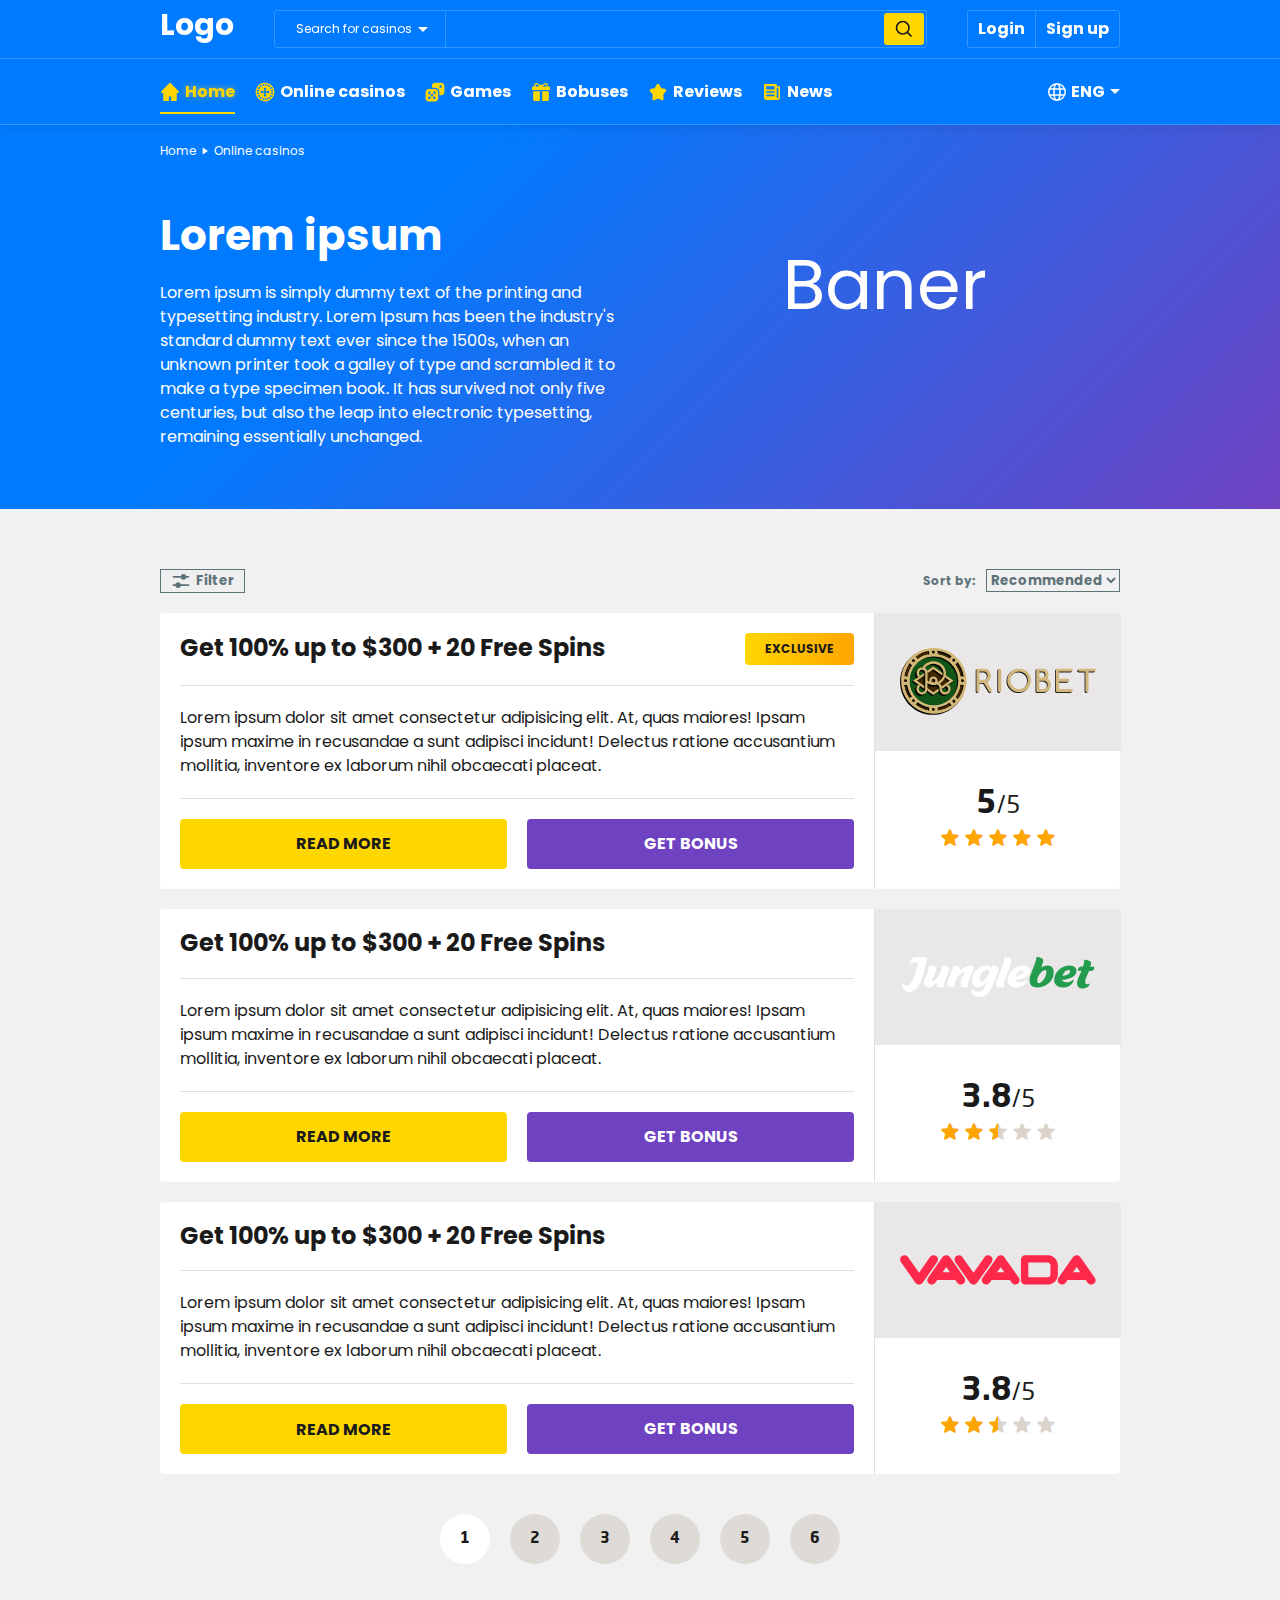
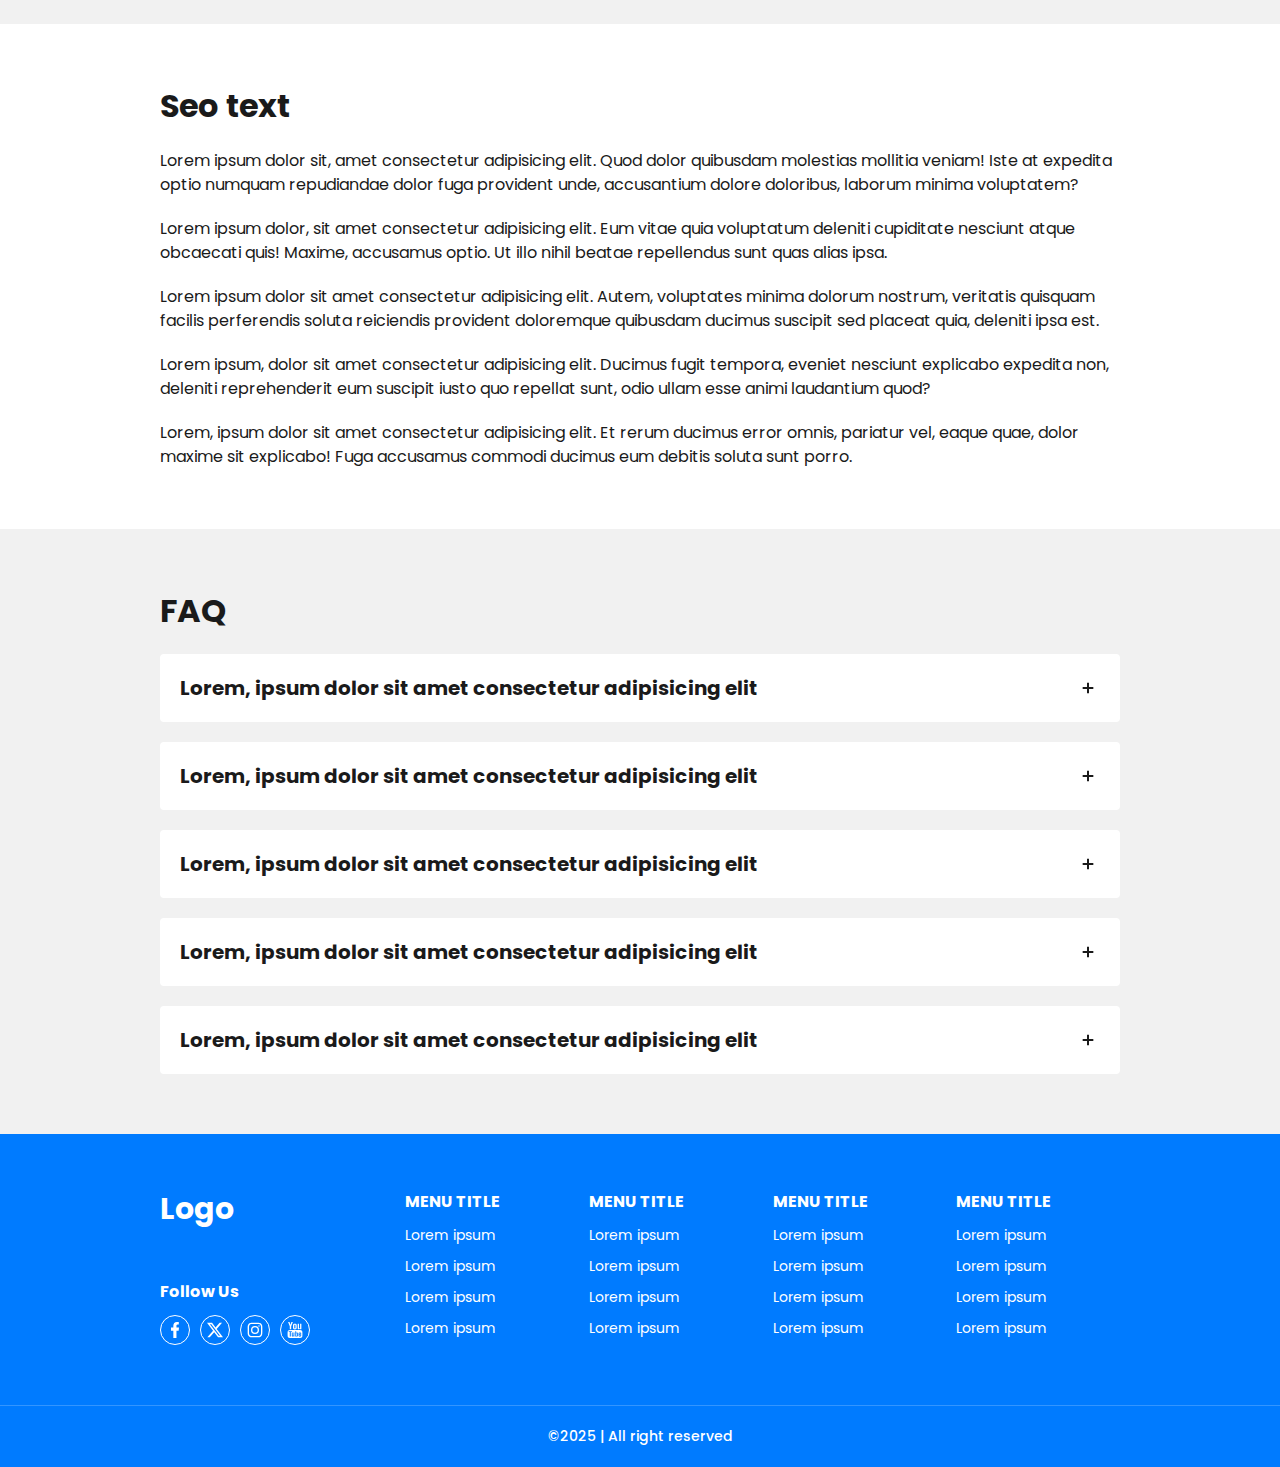
<file: bonuses.html>
<!DOCTYPE html>
<html lang="en">
  <head>
    <meta charset="UTF-8">
    <meta http-equiv="X-UA-Compatible" content="IE=edge">
    <meta name="viewport" content="width=device-width, initial-scale=1.0">
    <title>Home</title>
    <link rel="preconnect" href="https://fonts.googleapis.com">
    <link rel="preconnect" href="https://fonts.gstatic.com" crossorigin>
    <link rel="stylesheet" href="https://fonts.googleapis.com/css2?family=Noto+Sans:ital,wght@0,100..900;1,100..900&amp;display=swap">
    <link rel="stylesheet" href="https://fonts.googleapis.com/css2?family=Poppins:ital,wght@0,100;0,200;0,300;0,400;0,500;0,600;0,700;0,800;0,900;1,100;1,200;1,300;1,400;1,500;1,600;1,700;1,800;1,900&amp;display=swap">
    <link rel="stylesheet" href="assets/css/libs/fancybox.css">
    <link rel="stylesheet" href="assets/css/libs/nouislider.min.css">
    <link rel="stylesheet" href="assets/css/app.min.css">
  </head>
  <body>
    <header class="header">
      <div class="header-top">
        <div class="container d-flex flex-wrap justify-between">
          <div class="header-top__logo"><a class="d-flex align-center justify-center" href="#">Logo</a></div>
          <div class="header-top__nav d-flex flex-wrap">
            <div class="header-top__nav-search">
              <form>
                <div class="form-wrap d-flex">
                  <div class="form-wrap__inner d-flex">
                    <input type="hidden" name="post_type" value="casinos">
                    <div class="form-wrap__type">
                      <label class="d-flex align-center justify-center" for="search">
                        <div class="label-title">Search for casinos</div><span class="d-flex justify-center align-center">
                          <svg class="icon icon-right-arrow icon-fill">
                            <use xlink:href="assets/symbol/svg/sprite.symbol.svg#right-arrow"></use>
                          </svg></span>
                      </label>
                      <ul>
                        <li class="active" data-type="casinos">Search for casinos</li>
                        <li data-type="games">Search for games</li>
                        <li data-type="bonuses">Search for bonuses</li>
                      </ul>
                    </div>
                    <input id="search" name="s">
                  </div>
                  <button class="d-flex align-center justify-center" type="submit">
                    <svg class="icon icon-search icon-stroke icon-20">
                      <use xlink:href="assets/symbol/svg/sprite.symbol.svg#search"></use>
                    </svg>
                  </button>
                </div>
              </form>
            </div>
            <div class="header-top__nav-auth d-flex"><a class="text-font-secondary link__popup" href="#" data-src="#login">Login</a><a class="text-font-secondary link__popup" href="#" data-src="#sign">Sign up</a></div>
            <button class="btn-burger" type="button"><span class="btn-burger__line"></span><span class="btn-burger__line"></span><span class="btn-burger__line"></span></button>
          </div>
        </div>
      </div>
      <div class="header-bottom">
        <div class="container d-flex justify-between column-md">
          <nav class="menu-primary">
            <ul class="d-flex">
              <li class="current-menu-item"><a class="d-flex align-center" href="/">
                  <div class="menu-item__icon menu-item__icon-home">
                    <svg class="icon icon-house icon-fill">
                      <use xlink:href="assets/symbol/svg/sprite.symbol.svg#house"></use>
                    </svg>
                  </div>Home</a></li>
              <li class="dropdowns"><a class="d-flex align-center" href="casinos.html" data-children="drop-1">
                  <div class="menu-item__icon">
                    <svg class="icon icon-casino-2 icon-fill">
                      <use xlink:href="assets/symbol/svg/sprite.symbol.svg#casino-2"></use>
                    </svg>
                  </div>Online casinos</a></li>
              <li class="dropdowns"><a class="d-flex align-center" href="games.html" data-children="drop-2">
                  <div class="menu-item__icon">
                    <svg class="icon icon-games icon-fill">
                      <use xlink:href="assets/symbol/svg/sprite.symbol.svg#games"></use>
                    </svg>
                  </div>Games</a></li>
              <li class="dropdowns"><a class="d-flex align-center" href="bonuses.html" data-children="drop-3">
                  <div class="menu-item__icon menu-item__icon-bonuses">
                    <svg class="icon icon-giftbox icon-fill">
                      <use xlink:href="assets/symbol/svg/sprite.symbol.svg#giftbox"></use>
                    </svg>
                  </div>Bobuses</a></li>
              <li><a class="d-flex align-center" href="reviews.html">
                  <div class="menu-item__icon">
                    <svg class="icon icon-star icon-fill">
                      <use xlink:href="assets/symbol/svg/sprite.symbol.svg#star"></use>
                    </svg>
                  </div>Reviews</a></li>
              <li><a class="d-flex align-center" href="news.html">
                  <div class="menu-item__icon menu-item__icon-news">
                    <svg class="icon icon-newspaper icon-fill">
                      <use xlink:href="assets/symbol/svg/sprite.symbol.svg#newspaper"></use>
                    </svg>
                  </div>News</a></li>
            </ul>
          </nav>
          <div class="header__lang">
            <button class="d-flex align-center">
              <svg class="icon icon-language icon-stroke icon-20">
                <use xlink:href="assets/symbol/svg/sprite.symbol.svg#language"></use>
              </svg><span>ENG</span>
            </button>
            <ul>
              <li><a class="d-flex align-center" href="#">
                  <div class="icon-lang ratio" data-lang-name="ua"></div>Українська</a></li>
              <li><a class="d-flex align-center" href="#">
                  <div class="icon-lang ratio" data-lang-name="cz"></div>Čeština</a></li>
              <li><a class="d-flex align-center" href="#">
                  <div class="icon-lang ratio" data-lang-name="dk"></div>Dansk</a></li>
              <li><a class="d-flex align-center" href="#">
                  <div class="icon-lang ratio" data-lang-name="de"></div>Deutsch</a></li>
              <li><a class="d-flex align-center" href="#">
                  <div class="icon-lang ratio" data-lang-name="gb"></div>English</a></li>
            </ul>
          </div>
        </div>
      </div>
    </header>
    <main class="main-wrapper">
      <div class="hero hero-home glow-block">
        <div class="container">
          <div class="row">
            <div class="col-12 breadscrumbs">
              <ul class="d-flex align-center">
                <li><a class="d-flex align-center" href="/">Home
                    <svg class="icon icon-right-arrow icon-fill">
                      <use xlink:href="assets/symbol/svg/sprite.symbol.svg#right-arrow"></use>
                    </svg></a></li>
                <li><span class="d-flex align-center">Online casinos
                    <svg class="icon icon-right-arrow icon-fill">
                      <use xlink:href="assets/symbol/svg/sprite.symbol.svg#right-arrow"></use>
                    </svg></span></li>
              </ul>
            </div>
            <div class="col-6-xl col-12-sm d-flex justify-center flex-column mb-20-sm">
              <h1>Lorem ipsum</h1>
              <p>Lorem ipsum is simply dummy text of the printing and typesetting industry. Lorem Ipsum has been the industry's standard dummy text ever since the 1500s, when an unknown printer took a galley of type and scrambled it to make a type specimen book. It has survived not only five centuries, but also the leap into electronic typesetting, remaining essentially unchanged. </p>
            </div>
            <div class="col-6-xl col-12-sm">
              <div class="hero__img ratio d-flex justify-center align-center">
                <div class="baner">Baner</div>
              </div>
            </div>
          </div>
        </div>
      </div>
      <div class="section">
        <div class="csn">
          <div class="container">
            <div class="row">
              <div class="col-3-xl col-12-lg">
                <div class="csn-filter">
                  <div class="csn-filter__title text-font-secondary text-bold d-flex justify-between align-center">Filter bonuses
                    <button class="btn btn-close" type="button">
                      <svg class="icon icon-close icon-fill icon-20">
                        <use xlink:href="assets/symbol/svg/sprite.symbol.svg#close"></use>
                      </svg>
                    </button>
                  </div>
                  <div class="filter__wrap csn-filter__wrap accordion">
                    <div class="filter__item accordion__item active">
                      <div class="filter__title accordion__title d-flex align-center justify-between">Type</div>
                      <div class="filter__container accordion__wrap" style="max-height: initial">
                        <ul>
                          <li>
                            <input id="type_1" type="checkbox" name="type[]" value="1">
                            <label for="type_1">
                              <svg class="icon icon-check icon-fill">
                                <use xlink:href="assets/symbol/svg/sprite.symbol.svg#check"></use>
                              </svg>Welcome
                            </label>
                          </li>
                          <li>
                            <input id="type_2" type="checkbox" name="type[]" value="2">
                            <label for="type_2">
                              <svg class="icon icon-check icon-fill">
                                <use xlink:href="assets/symbol/svg/sprite.symbol.svg#check"></use>
                              </svg>Reload
                            </label>
                          </li>
                          <li>
                            <input id="type_4" type="checkbox" name="type[]" value="4">
                            <label for="type_4">
                              <svg class="icon icon-check icon-fill">
                                <use xlink:href="assets/symbol/svg/sprite.symbol.svg#check"></use>
                              </svg>Cashback
                            </label>
                          </li>
                        </ul>
                      </div>
                    </div>
                    <div class="filter__item accordion__item">
                      <div class="filter__title accordion__title d-flex align-center justify-between">Wagering Requirement</div>
                      <div class="filter__container filter__container-slider accordion__wrap">
                        <div class="wrap__inputs d-flex flex-wrap">
                          <div class="wrap__inputs-left d-flex">
                            <div class="wrap__inputs-placeholder">x</div>
                            <input class="wagering-min" type="number" name="wagering-min" value="">
                          </div>
                          <div class="wrap__inputs-right d-flex">
                            <div class="wrap__inputs-placeholder">x</div>
                            <input class="wagering-max" type="number" name="wagering-max" value="">
                          </div>
                        </div>
                        <div class="wrap">
                          <div id="wagering"></div>
                        </div>
                      </div>
                    </div>
                    <div class="filter__item accordion__item">
                      <div class="filter__title accordion__title d-flex align-center justify-between">Price</div>
                      <div class="filter__container filter__container-slider accordion__wrap">
                        <div class="wrap__inputs d-flex flex-wrap">
                          <div class="wrap__inputs-left d-flex">
                            <div class="wrap__inputs-placeholder">$</div>
                            <input class="price-min" type="number" name="price-min" value="">
                          </div>
                          <div class="wrap__inputs-right d-flex">
                            <div class="wrap__inputs-placeholder">$</div>
                            <input class="price-max" type="number" name="price-max" value="">
                          </div>
                        </div>
                        <div class="wrap">
                          <div id="price"></div>
                        </div>
                      </div>
                    </div>
                    <div class="filter__item accordion__item">
                      <div class="filter__title accordion__title d-flex align-center justify-between">Validity period</div>
                      <div class="filter__container accordion__wrap">
                        <ul>
                          <li>
                            <input id="application_1" type="radio" name="application" value="1">
                            <label for="application_1">Active</label>
                          </li>
                          <li>
                            <input id="application_2" type="radio" name="application" value="2">
                            <label for="application_2">Expired</label>
                          </li>
                        </ul>
                      </div>
                    </div>
                    <div class="filter__item accordion__item">
                      <div class="filter__title accordion__title d-flex align-center justify-between">Status</div>
                      <div class="filter__container accordion__wrap">
                        <ul>
                          <li>
                            <input id="status_1" type="checkbox" name="status[]" value="1">
                            <label for="status_1">
                              <svg class="icon icon-check icon-fill">
                                <use xlink:href="assets/symbol/svg/sprite.symbol.svg#check"></use>
                              </svg>Exclusive
                            </label>
                          </li>
                          <li>
                            <input id="status_2" type="checkbox" name="status[]" value="2">
                            <label for="status_2">
                              <svg class="icon icon-check icon-fill">
                                <use xlink:href="assets/symbol/svg/sprite.symbol.svg#check"></use>
                              </svg>Top
                            </label>
                          </li>
                          <li>
                            <input id="status_4" type="checkbox" name="status[]" value="4">
                            <label for="status_4">
                              <svg class="icon icon-check icon-fill">
                                <use xlink:href="assets/symbol/svg/sprite.symbol.svg#check"></use>
                              </svg>New
                            </label>
                          </li>
                        </ul>
                      </div>
                    </div>
                    <div class="filter__item accordion__item">
                      <div class="filter__title accordion__title d-flex align-center justify-between">Minimum deposit</div>
                      <div class="filter__container filter__container-slider accordion__wrap">
                        <div class="wrap__inputs d-flex flex-wrap">
                          <div class="wrap__inputs-left d-flex">
                            <div class="wrap__inputs-placeholder">$</div>
                            <input class="deposit-min" type="number" name="deposit-min" value="">
                          </div>
                          <div class="wrap__inputs-right d-flex">
                            <div class="wrap__inputs-placeholder">$</div>
                            <input class="deposit-max" type="number" name="deposit-max" value="">
                          </div>
                        </div>
                        <div class="wrap">
                          <div id="deposit"></div>
                        </div>
                      </div>
                    </div>
                  </div>
                </div>
              </div>
              <div class="col-9-xl col-12-lg">
                <div class="csn-order d-flex justify-between align-center">
                  <button class="btn-filter" type="button">
                    <svg class="icon icon-filter icon-fill icon-20">
                      <use xlink:href="assets/symbol/svg/sprite.symbol.svg#filter"></use>
                    </svg>Filter
                  </button>
                  <div class="csn-order__form d-flex justify-end align-center"><span>Sort by: </span>
                    <form>
                      <select>
                        <option value="1">Recommended</option>
                        <option value="1">Recommended</option>
                        <option value="1">Recommended</option>
                        <option value="1">Recommended</option>
                      </select>
                    </form>
                  </div>
                </div>
                <div class="bonuses-loop">
                  <div class="bonuses-loop__item">
                    <div class="row column-reverse-sm">
                      <div class="col-9-xl col-12-sm">
                        <div class="bonuses-loop__item-left popup-loop">
                          <div class="bonuses-loop__item-left-header d-flex justify-between align-center">
                            <div class="h3 text-font-secondary text-bold">Get 100% up to $300 + 20 Free Spins</div>
                            <div class="badge exclusive">Exclusive</div>
                          </div>
                          <div class="popup popup-wrap" id="popup-1" style="display: none">
                            <div class="bonuses-loop__item-row d-flex align-center justify-between">
                              <div class="bonuses-loop__item-row-title text-font-secondary text-bold">Percentage / Amount</div>
                              <div class="bonuses-loop__item-row-content">150% up to <span class="price">5000</span></div>
                            </div>
                            <div class="bonuses-loop__item-row d-flex align-center justify-between">
                              <div class="bonuses-loop__item-row-title text-font-secondary text-bold">Wagering</div>
                              <div class="bonuses-loop__item-row-content"><span class="wager">35</span><span class="wager">45</span><span class="wager">75</span></div>
                            </div>
                            <div class="bonuses-loop__item-row d-flex align-center justify-between">
                              <div class="bonuses-loop__item-row-title text-font-secondary text-bold">Validity period</div>
                              <div class="bonuses-loop__item-row-content">12.03.2025 - 30.03.2025</div>
                            </div>
                            <div class="bonuses-loop__item-row d-flex align-center justify-between">
                              <div class="bonuses-loop__item-row-title text-font-secondary text-bold">Minimum deposit</div>
                              <div class="bonuses-loop__item-row-content"><span class="price">5000</span></div>
                            </div>
                            <div class="bonuses-loop__item-row d-flex align-center justify-between">
                              <div class="bonuses-loop__item-row-title text-font-secondary text-bold">Max amount</div>
                              <div class="bonuses-loop__item-row-content"><span class="price">50000</span></div>
                            </div>
                          </div>
                          <div class="bonuses-loop__item-content d-flex align-center justify-between">
                            <p>Lorem ipsum dolor sit amet consectetur adipisicing elit. At, quas maiores! Ipsam ipsum maxime in recusandae a sunt adipisci incidunt! Delectus ratione accusantium mollitia, inventore ex laborum nihil obcaecati placeat.</p>
                          </div>
                          <div class="bonuses-loop__item-footer d-flex justify-between align-center">
                            <button class="btn btn-primary popup-link" type="button">Read more</button><a class="btn btn-secondary d-flex align-center justify-center" href="#">Get bonus</a>
                          </div>
                        </div>
                      </div>
                      <div class="col-3-xl col-12-sm">
                        <div class="bonuses-loop__item-right d-flex flex-column align-center">
                          <div class="ratio ratio-16x9 d-flex justify-center align-center"><img src="assets/images/src/logo-riobet.svg" alt=""></div>
                          <div class="bonuses-loop__item-right-rating d-flex align-center justify-center flex-column">
                            <div class="rating-count"><span>5</span>/5</div>
                            <div class="rating rating-average"><span style="width: 100%"></span></div>
                          </div>
                        </div>
                      </div>
                    </div>
                  </div>
                  <div class="bonuses-loop__item">
                    <div class="row column-reverse-sm">
                      <div class="col-9-xl col-12-sm">
                        <div class="bonuses-loop__item-left popup-loop">
                          <div class="bonuses-loop__item-left-header d-flex justify-between align-center">
                            <div class="h3 text-font-secondary text-bold">Get 100% up to $300 + 20 Free Spins</div>
                          </div>
                          <div class="popup popup-wrap" id="popup-2" style="display: none">
                            <div class="bonuses-loop__item-row d-flex align-center justify-between">
                              <div class="bonuses-loop__item-row-title text-font-secondary text-bold">Percentage / Amount</div>
                              <div class="bonuses-loop__item-row-content">150% up to <span class="price">5000</span></div>
                            </div>
                            <div class="bonuses-loop__item-row d-flex align-center justify-between">
                              <div class="bonuses-loop__item-row-title text-font-secondary text-bold">Wagering</div>
                              <div class="bonuses-loop__item-row-content"><span class="wager">35</span><span class="wager">45</span><span class="wager">75</span></div>
                            </div>
                            <div class="bonuses-loop__item-row d-flex align-center justify-between">
                              <div class="bonuses-loop__item-row-title text-font-secondary text-bold">Validity period</div>
                              <div class="bonuses-loop__item-row-content">12.03.2025 - 30.03.2025</div>
                            </div>
                            <div class="bonuses-loop__item-row d-flex align-center justify-between">
                              <div class="bonuses-loop__item-row-title text-font-secondary text-bold">Minimum deposit</div>
                              <div class="bonuses-loop__item-row-content"><span class="price">5000</span></div>
                            </div>
                            <div class="bonuses-loop__item-row d-flex align-center justify-between">
                              <div class="bonuses-loop__item-row-title text-font-secondary text-bold">Max amount</div>
                              <div class="bonuses-loop__item-row-content"><span class="price">50000</span></div>
                            </div>
                          </div>
                          <div class="bonuses-loop__item-content d-flex align-center justify-between">
                            <p>Lorem ipsum dolor sit amet consectetur adipisicing elit. At, quas maiores! Ipsam ipsum maxime in recusandae a sunt adipisci incidunt! Delectus ratione accusantium mollitia, inventore ex laborum nihil obcaecati placeat.</p>
                          </div>
                          <div class="bonuses-loop__item-footer d-flex justify-between align-center">
                            <button class="btn btn-primary popup-link" type="button">Read more</button><a class="btn btn-secondary d-flex align-center justify-center" href="#">Get bonus</a>
                          </div>
                        </div>
                      </div>
                      <div class="col-3-xl col-12-sm">
                        <div class="bonuses-loop__item-right d-flex flex-column align-center">
                          <div class="ratio ratio-16x9 d-flex justify-center align-center"><img src="assets/images/src/junglebet.svg" alt=""></div>
                          <div class="bonuses-loop__item-right-rating d-flex align-center justify-center flex-column">
                            <div class="rating-count"><span>3.8</span>/5</div>
                            <div class="rating rating-average"><span style="width: 50%"></span></div>
                          </div>
                        </div>
                      </div>
                    </div>
                  </div>
                  <div class="bonuses-loop__item">
                    <div class="row column-reverse-sm">
                      <div class="col-9-xl col-12-sm">
                        <div class="bonuses-loop__item-left popup-loop">
                          <div class="bonuses-loop__item-left-header d-flex justify-between align-center">
                            <div class="h3 text-font-secondary text-bold">Get 100% up to $300 + 20 Free Spins</div>
                          </div>
                          <div class="popup popup-wrap" id="popup-3" style="display: none">
                            <div class="bonuses-loop__item-row d-flex align-center justify-between">
                              <div class="bonuses-loop__item-row-title text-font-secondary text-bold">Percentage / Amount</div>
                              <div class="bonuses-loop__item-row-content">150% up to <span class="price">5000</span></div>
                            </div>
                            <div class="bonuses-loop__item-row d-flex align-center justify-between">
                              <div class="bonuses-loop__item-row-title text-font-secondary text-bold">Wagering</div>
                              <div class="bonuses-loop__item-row-content"><span class="wager">35</span><span class="wager">45</span><span class="wager">75</span></div>
                            </div>
                            <div class="bonuses-loop__item-row d-flex align-center justify-between">
                              <div class="bonuses-loop__item-row-title text-font-secondary text-bold">Validity period</div>
                              <div class="bonuses-loop__item-row-content">12.03.2025 - 30.03.2025</div>
                            </div>
                            <div class="bonuses-loop__item-row d-flex align-center justify-between">
                              <div class="bonuses-loop__item-row-title text-font-secondary text-bold">Minimum deposit</div>
                              <div class="bonuses-loop__item-row-content"><span class="price">5000</span></div>
                            </div>
                            <div class="bonuses-loop__item-row d-flex align-center justify-between">
                              <div class="bonuses-loop__item-row-title text-font-secondary text-bold">Max amount</div>
                              <div class="bonuses-loop__item-row-content"><span class="price">50000</span></div>
                            </div>
                          </div>
                          <div class="bonuses-loop__item-content d-flex align-center justify-between">
                            <p>Lorem ipsum dolor sit amet consectetur adipisicing elit. At, quas maiores! Ipsam ipsum maxime in recusandae a sunt adipisci incidunt! Delectus ratione accusantium mollitia, inventore ex laborum nihil obcaecati placeat.</p>
                          </div>
                          <div class="bonuses-loop__item-footer d-flex justify-between align-center">
                            <button class="btn btn-primary popup-link" type="button">Read more</button><a class="btn btn-secondary d-flex align-center justify-center" href="#">Get bonus</a>
                          </div>
                        </div>
                      </div>
                      <div class="col-3-xl col-12-sm">
                        <div class="bonuses-loop__item-right d-flex flex-column align-center">
                          <div class="ratio ratio-16x9 d-flex justify-center align-center"><img src="assets/images/src/vavada_logo.svg" alt=""></div>
                          <div class="bonuses-loop__item-right-rating d-flex align-center justify-center flex-column">
                            <div class="rating-count"><span>3.8</span>/5</div>
                            <div class="rating rating-average"><span style="width: 50%"></span></div>
                          </div>
                        </div>
                      </div>
                    </div>
                  </div>
                </div>
                <div class="pagination">
                  <ul>
                    <li><span>1</span></li>
                    <li><a href="#">2</a></li>
                    <li><a href="#">3</a></li>
                    <li><a href="#">4</a></li>
                    <li><a href="#">5</a></li>
                    <li><a href="#">6</a></li>
                  </ul>
                </div>
              </div>
            </div>
          </div>
        </div>
      </div>
    </main>
    <div class="home-article">
      <div class="section bg-w">
        <div class="container">
          <h2 class="mb-20">Seo text</h2>
          <p>Lorem ipsum dolor sit, amet consectetur adipisicing elit. Quod dolor quibusdam molestias mollitia veniam! Iste at expedita optio numquam repudiandae dolor fuga provident unde, accusantium dolore doloribus, laborum minima voluptatem?</p>
          <p>Lorem ipsum dolor, sit amet consectetur adipisicing elit. Eum vitae quia voluptatum deleniti cupiditate nesciunt atque obcaecati quis! Maxime, accusamus optio. Ut illo nihil beatae repellendus sunt quas alias ipsa.</p>
          <p>Lorem ipsum dolor sit amet consectetur adipisicing elit. Autem, voluptates minima dolorum nostrum, veritatis quisquam facilis perferendis soluta reiciendis provident doloremque quibusdam ducimus suscipit sed placeat quia, deleniti ipsa est.</p>
          <p>Lorem ipsum, dolor sit amet consectetur adipisicing elit. Ducimus fugit tempora, eveniet nesciunt explicabo expedita non, deleniti reprehenderit eum suscipit iusto quo repellat sunt, odio ullam esse animi laudantium quod?</p>
          <p>Lorem, ipsum dolor sit amet consectetur adipisicing elit. Et rerum ducimus error omnis, pariatur vel, eaque quae, dolor maxime sit explicabo! Fuga accusamus commodi ducimus eum debitis soluta sunt porro.</p>
        </div>
      </div>
    </div>
    <div class="faq">
      <div class="section">
        <div class="container">
          <h2 class="mb-20">FAQ</h2>
          <div class="accordion">
            <div class="accordion__item faq-item bg-w">
              <div class="accordion__title faq-title d-flex justify-between align-center">
                <div class="title">Lorem, ipsum dolor sit amet consectetur adipisicing elit</div>
                <div class="accordion__item-icon"><span>
                    <svg class="icon icon-minus ">
                      <use xlink:href="assets/symbol/svg/sprite.symbol.svg#minus"></use>
                    </svg>
                    <svg class="icon icon-minus minus-2">
                      <use xlink:href="assets/symbol/svg/sprite.symbol.svg#minus"></use>
                    </svg></span></div>
              </div>
              <div class="accordion__wrap faq-wrap">
                <p>Lorem ipsum dolor sit, amet consectetur adipisicing elit. Dolor, sunt tenetur dolores totam officiis temporibus cupiditate quasi nulla quae consequuntur blanditiis nihil exercitationem quibusdam odit pariatur unde quos in quaerat. Lorem ipsum dolor sit, amet consectetur adipisicing elit. Dolor, sunt tenetur dolores totam officiis temporibus cupiditate quasi nulla quae consequuntur blanditiis nihil exercitationem quibusdam odit pariatur unde quos in quaerat.</p>
                <p>Lorem ipsum dolor sit, amet consectetur adipisicing elit. Dolor, sunt tenetur dolores totam officiis temporibus cupiditate quasi nulla quae consequuntur blanditiis nihil exercitationem quibusdam odit pariatur unde quos in quaerat. Lorem ipsum dolor sit, amet consectetur adipisicing elit. Dolor, sunt tenetur dolores totam officiis temporibus cupiditate quasi nulla quae consequuntur blanditiis nihil exercitationem quibusdam odit pariatur unde quos in quaerat.</p>
              </div>
            </div>
            <div class="accordion__item faq-item bg-w">
              <div class="accordion__title faq-title d-flex justify-between align-center">
                <div class="title">Lorem, ipsum dolor sit amet consectetur adipisicing elit</div>
                <div class="accordion__item-icon"><span>
                    <svg class="icon icon-minus ">
                      <use xlink:href="assets/symbol/svg/sprite.symbol.svg#minus"></use>
                    </svg>
                    <svg class="icon icon-minus minus-2">
                      <use xlink:href="assets/symbol/svg/sprite.symbol.svg#minus"></use>
                    </svg></span></div>
              </div>
              <div class="accordion__wrap faq-wrap">
                <p>Lorem ipsum dolor sit, amet consectetur adipisicing elit. Dolor, sunt tenetur dolores totam officiis temporibus cupiditate quasi nulla quae consequuntur blanditiis nihil exercitationem quibusdam odit pariatur unde quos in quaerat. Lorem ipsum dolor sit, amet consectetur adipisicing elit. Dolor, sunt tenetur dolores totam officiis temporibus cupiditate quasi nulla quae consequuntur blanditiis nihil exercitationem quibusdam odit pariatur unde quos in quaerat.</p>
                <p>Lorem ipsum dolor sit, amet consectetur adipisicing elit. Dolor, sunt tenetur dolores totam officiis temporibus cupiditate quasi nulla quae consequuntur blanditiis nihil exercitationem quibusdam odit pariatur unde quos in quaerat. Lorem ipsum dolor sit, amet consectetur adipisicing elit. Dolor, sunt tenetur dolores totam officiis temporibus cupiditate quasi nulla quae consequuntur blanditiis nihil exercitationem quibusdam odit pariatur unde quos in quaerat.</p>
              </div>
            </div>
            <div class="accordion__item faq-item bg-w">
              <div class="accordion__title faq-title d-flex justify-between align-center">
                <div class="title">Lorem, ipsum dolor sit amet consectetur adipisicing elit</div>
                <div class="accordion__item-icon"><span>
                    <svg class="icon icon-minus ">
                      <use xlink:href="assets/symbol/svg/sprite.symbol.svg#minus"></use>
                    </svg>
                    <svg class="icon icon-minus minus-2">
                      <use xlink:href="assets/symbol/svg/sprite.symbol.svg#minus"></use>
                    </svg></span></div>
              </div>
              <div class="accordion__wrap faq-wrap">
                <p>Lorem ipsum dolor sit, amet consectetur adipisicing elit. Dolor, sunt tenetur dolores totam officiis temporibus cupiditate quasi nulla quae consequuntur blanditiis nihil exercitationem quibusdam odit pariatur unde quos in quaerat. Lorem ipsum dolor sit, amet consectetur adipisicing elit. Dolor, sunt tenetur dolores totam officiis temporibus cupiditate quasi nulla quae consequuntur blanditiis nihil exercitationem quibusdam odit pariatur unde quos in quaerat.</p>
                <p>Lorem ipsum dolor sit, amet consectetur adipisicing elit. Dolor, sunt tenetur dolores totam officiis temporibus cupiditate quasi nulla quae consequuntur blanditiis nihil exercitationem quibusdam odit pariatur unde quos in quaerat. Lorem ipsum dolor sit, amet consectetur adipisicing elit. Dolor, sunt tenetur dolores totam officiis temporibus cupiditate quasi nulla quae consequuntur blanditiis nihil exercitationem quibusdam odit pariatur unde quos in quaerat.</p>
              </div>
            </div>
            <div class="accordion__item faq-item bg-w">
              <div class="accordion__title faq-title d-flex justify-between align-center">
                <div class="title">Lorem, ipsum dolor sit amet consectetur adipisicing elit</div>
                <div class="accordion__item-icon"><span>
                    <svg class="icon icon-minus ">
                      <use xlink:href="assets/symbol/svg/sprite.symbol.svg#minus"></use>
                    </svg>
                    <svg class="icon icon-minus minus-2">
                      <use xlink:href="assets/symbol/svg/sprite.symbol.svg#minus"></use>
                    </svg></span></div>
              </div>
              <div class="accordion__wrap faq-wrap">
                <p>Lorem ipsum dolor sit, amet consectetur adipisicing elit. Dolor, sunt tenetur dolores totam officiis temporibus cupiditate quasi nulla quae consequuntur blanditiis nihil exercitationem quibusdam odit pariatur unde quos in quaerat. Lorem ipsum dolor sit, amet consectetur adipisicing elit. Dolor, sunt tenetur dolores totam officiis temporibus cupiditate quasi nulla quae consequuntur blanditiis nihil exercitationem quibusdam odit pariatur unde quos in quaerat.</p>
                <p>Lorem ipsum dolor sit, amet consectetur adipisicing elit. Dolor, sunt tenetur dolores totam officiis temporibus cupiditate quasi nulla quae consequuntur blanditiis nihil exercitationem quibusdam odit pariatur unde quos in quaerat. Lorem ipsum dolor sit, amet consectetur adipisicing elit. Dolor, sunt tenetur dolores totam officiis temporibus cupiditate quasi nulla quae consequuntur blanditiis nihil exercitationem quibusdam odit pariatur unde quos in quaerat.</p>
              </div>
            </div>
            <div class="accordion__item faq-item bg-w">
              <div class="accordion__title faq-title d-flex justify-between align-center">
                <div class="title">Lorem, ipsum dolor sit amet consectetur adipisicing elit</div>
                <div class="accordion__item-icon"><span>
                    <svg class="icon icon-minus ">
                      <use xlink:href="assets/symbol/svg/sprite.symbol.svg#minus"></use>
                    </svg>
                    <svg class="icon icon-minus minus-2">
                      <use xlink:href="assets/symbol/svg/sprite.symbol.svg#minus"></use>
                    </svg></span></div>
              </div>
              <div class="accordion__wrap faq-wrap">
                <p>Lorem ipsum dolor sit, amet consectetur adipisicing elit. Dolor, sunt tenetur dolores totam officiis temporibus cupiditate quasi nulla quae consequuntur blanditiis nihil exercitationem quibusdam odit pariatur unde quos in quaerat. Lorem ipsum dolor sit, amet consectetur adipisicing elit. Dolor, sunt tenetur dolores totam officiis temporibus cupiditate quasi nulla quae consequuntur blanditiis nihil exercitationem quibusdam odit pariatur unde quos in quaerat.</p>
                <p>Lorem ipsum dolor sit, amet consectetur adipisicing elit. Dolor, sunt tenetur dolores totam officiis temporibus cupiditate quasi nulla quae consequuntur blanditiis nihil exercitationem quibusdam odit pariatur unde quos in quaerat. Lorem ipsum dolor sit, amet consectetur adipisicing elit. Dolor, sunt tenetur dolores totam officiis temporibus cupiditate quasi nulla quae consequuntur blanditiis nihil exercitationem quibusdam odit pariatur unde quos in quaerat.</p>
              </div>
            </div>
          </div>
        </div>
      </div>
    </div>
    <div class="footer">
      <div class="footer-top">
        <div class="container">
          <div class="row">
            <div class="col-3-xl col-12-md first-row">
              <div class="footer__logo"><a class="d-flex align-center text-font-secondary" href="#">Logo</a></div>
              <div class="footer__social">
                <div class="footer__social-title text-font-secondary">Follow Us</div>
                <ul class="d-flex">
                  <li><a class="d-flex justify-center align-center" href="#">
                      <svg class="icon icon-facebook icon-fill">
                        <use xlink:href="assets/symbol/svg/sprite.symbol.svg#facebook"></use>
                      </svg></a></li>
                  <li><a class="d-flex justify-center align-center" href="#">
                      <svg class="icon icon-twitter-x icon-fill">
                        <use xlink:href="assets/symbol/svg/sprite.symbol.svg#twitter-x"></use>
                      </svg></a></li>
                  <li><a class="d-flex justify-center align-center" href="#">
                      <svg class="icon icon-instagram icon-fill">
                        <use xlink:href="assets/symbol/svg/sprite.symbol.svg#instagram"></use>
                      </svg></a></li>
                  <li><a class="d-flex justify-center align-center" href="#">
                      <svg class="icon icon-youtube icon-fill">
                        <use xlink:href="assets/symbol/svg/sprite.symbol.svg#youtube"></use>
                      </svg></a></li>
                </ul>
              </div>
            </div>
            <div class="col-9-xl col-12-md">
              <div class="row">
                <div class="col-3-xl col-6-md col-12-sm mb-20-md">
                  <div class="footer__nav">
                    <div class="footer__nav-title text-font-secondary text-upper text-bold">Menu title</div>
                    <nav>
                      <ul>
                        <li><a href="">Lorem ipsum</a></li>
                        <li><a href="">Lorem ipsum</a></li>
                        <li><a href="">Lorem ipsum</a></li>
                        <li><a href="">Lorem ipsum</a></li>
                      </ul>
                    </nav>
                  </div>
                </div>
                <div class="col-3-xl col-6-md col-12-sm mb-20-md">
                  <div class="footer__nav">
                    <div class="footer__nav-title text-font-secondary text-upper text-bold">Menu title</div>
                    <nav>
                      <ul>
                        <li><a href="">Lorem ipsum</a></li>
                        <li><a href="">Lorem ipsum</a></li>
                        <li><a href="">Lorem ipsum</a></li>
                        <li><a href="">Lorem ipsum</a></li>
                      </ul>
                    </nav>
                  </div>
                </div>
                <div class="col-3-xl col-6-md col-12-sm mb-20-md">
                  <div class="footer__nav">
                    <div class="footer__nav-title text-font-secondary text-upper text-bold">Menu title</div>
                    <nav>
                      <ul>
                        <li><a href="">Lorem ipsum</a></li>
                        <li><a href="">Lorem ipsum</a></li>
                        <li><a href="">Lorem ipsum</a></li>
                        <li><a href="">Lorem ipsum</a></li>
                      </ul>
                    </nav>
                  </div>
                </div>
                <div class="col-3-xl col-6-md col-12-sm mb-20-md">
                  <div class="footer__nav">
                    <div class="footer__nav-title text-font-secondary text-upper text-bold">Menu title</div>
                    <nav>
                      <ul>
                        <li><a href="">Lorem ipsum</a></li>
                        <li><a href="">Lorem ipsum</a></li>
                        <li><a href="">Lorem ipsum</a></li>
                        <li><a href="">Lorem ipsum</a></li>
                      </ul>
                    </nav>
                  </div>
                </div>
              </div>
            </div>
          </div>
        </div>
      </div>
      <div class="footer__bottom">
        <div class="container">
          <div class="row">
            <div class="col-12">
              <p>©2025 | All right reserved</p>
            </div>
          </div>
        </div>
      </div>
    </div>
    <div class="menu-sub" id="drop-1">
      <div class="container">
        <div class="menu-sub__wrap">
          <div class="row">
            <div class="col-9-xl">
              <div class="row">
                <div class="col-4-xl">
                  <div class="title">Online casinos</div>
                  <nav>
                    <ul>
                      <li><a href="#">Lorem Ipsum is simply dummy</a></li>
                      <li><a href="#">Lorem Ipsum is simply dummy</a></li>
                      <li><a href="#">Lorem Ipsum is simply dummy</a></li>
                    </ul>
                  </nav>
                </div>
                <div class="col-4-xl">
                  <div class="title">Popular filters</div>
                  <nav>
                    <ul>
                      <li><a href="#">Lorem Ipsum is simply dummy lorem Ipsum is simply dummy</a></li>
                      <li><a href="#">Lorem Ipsum is simply dummy</a></li>
                      <li><a href="#">Lorem Ipsum is simply dummy</a></li>
                      <li><a href="#">Lorem Ipsum is simply dummy</a></li>
                    </ul>
                  </nav>
                </div>
                <div class="col-4-xl">
                  <div class="title">Casinos by payment method</div>
                  <nav>
                    <ul>
                      <li><a href="#">Lorem Ipsum is simply dummy</a></li>
                      <li><a href="#">Lorem Ipsum is simply dummy</a></li>
                      <li><a href="#">Lorem Ipsum is simply dummy</a></li>
                      <li><a href="#">Lorem Ipsum is simply dummy</a></li>
                      <li><a href="#">Lorem Ipsum is simply dummy</a></li>
                    </ul>
                  </nav>
                </div>
              </div>
            </div>
            <div class="col-3-xl d-flex justify-center align-center">
              <p>Img baner</p>
            </div>
          </div>
        </div>
      </div>
    </div>
    <div class="menu-sub" id="drop-2">
      <div class="container">
        <div class="menu-sub__wrap">
          <div class="row">
            <div class="col-9-xl">
              <div class="row">
                <div class="col-4-xl">
                  <div class="title">Online games</div>
                  <nav>
                    <ul>
                      <li><a href="#">Lorem Ipsum is simply dummy</a></li>
                      <li><a href="#">Lorem Ipsum is simply dummy</a></li>
                      <li><a href="#">Lorem Ipsum is simply dummy</a></li>
                    </ul>
                  </nav>
                </div>
                <div class="col-4-xl">
                  <div class="title">Popular games</div>
                  <nav>
                    <ul>
                      <li><a href="#">Lorem Ipsum is simply dummy lorem Ipsum is simply dummy</a></li>
                      <li><a href="#">Lorem Ipsum is simply dummy</a></li>
                      <li><a href="#">Lorem Ipsum is simply dummy</a></li>
                      <li><a href="#">Lorem Ipsum is simply dummy</a></li>
                    </ul>
                  </nav>
                </div>
                <div class="col-4-xl">
                  <div class="title">Free games</div>
                  <nav>
                    <ul>
                      <li><a href="#">Lorem Ipsum is simply dummy</a></li>
                      <li><a href="#">Lorem Ipsum is simply dummy</a></li>
                      <li><a href="#">Lorem Ipsum is simply dummy</a></li>
                      <li><a href="#">Lorem Ipsum is simply dummy</a></li>
                      <li><a href="#">Lorem Ipsum is simply dummy</a></li>
                    </ul>
                  </nav>
                </div>
              </div>
            </div>
            <div class="col-3-xl d-flex justify-center align-center">
              <p>Img baner</p>
            </div>
          </div>
        </div>
      </div>
    </div>
    <div class="menu-sub" id="drop-2">
      <div class="container">
        <div class="menu-sub__wrap">
          <div class="row">
            <div class="col-9-xl">
              <div class="row">
                <div class="col-4-xl">
                  <div class="title">Online games</div>
                  <nav>
                    <ul>
                      <li><a href="#">Lorem Ipsum is simply dummy</a></li>
                      <li><a href="#">Lorem Ipsum is simply dummy</a></li>
                      <li><a href="#">Lorem Ipsum is simply dummy</a></li>
                    </ul>
                  </nav>
                </div>
                <div class="col-4-xl">
                  <div class="title">Popular games</div>
                  <nav>
                    <ul>
                      <li><a href="#">Lorem Ipsum is simply dummy lorem Ipsum is simply dummy</a></li>
                      <li><a href="#">Lorem Ipsum is simply dummy</a></li>
                      <li><a href="#">Lorem Ipsum is simply dummy</a></li>
                      <li><a href="#">Lorem Ipsum is simply dummy</a></li>
                    </ul>
                  </nav>
                </div>
                <div class="col-4-xl">
                  <div class="title">Free games</div>
                  <nav>
                    <ul>
                      <li><a href="#">Lorem Ipsum is simply dummy</a></li>
                      <li><a href="#">Lorem Ipsum is simply dummy</a></li>
                      <li><a href="#">Lorem Ipsum is simply dummy</a></li>
                      <li><a href="#">Lorem Ipsum is simply dummy</a></li>
                      <li><a href="#">Lorem Ipsum is simply dummy</a></li>
                    </ul>
                  </nav>
                </div>
              </div>
            </div>
            <div class="col-3-xl d-flex justify-center align-center">
              <p>Img baner</p>
            </div>
          </div>
        </div>
      </div>
    </div>
    <div class="menu-sub" id="drop-3">
      <div class="container">
        <div class="menu-sub__wrap">
          <div class="row">
            <div class="col-9-xl">
              <div class="row">
                <div class="col-4-xl">
                  <div class="title">Bonys type</div>
                  <nav>
                    <ul>
                      <li><a href="#">Lorem Ipsum is simply dummy</a></li>
                      <li><a href="#">Lorem Ipsum is simply dummy</a></li>
                      <li><a href="#">Lorem Ipsum is simply dummy</a></li>
                    </ul>
                  </nav>
                </div>
                <div class="col-4-xl">
                  <div class="title">All bonuses</div>
                  <nav>
                    <ul>
                      <li><a href="#">Lorem Ipsum is simply dummy lorem Ipsum is simply dummy</a></li>
                      <li><a href="#">Lorem Ipsum is simply dummy</a></li>
                      <li><a href="#">Lorem Ipsum is simply dummy</a></li>
                      <li><a href="#">Lorem Ipsum is simply dummy</a></li>
                    </ul>
                  </nav>
                </div>
                <div class="col-4-xl">
                  <div class="title">No deposit bonuses</div>
                  <nav>
                    <ul>
                      <li><a href="#">Lorem Ipsum is simply dummy</a></li>
                      <li><a href="#">Lorem Ipsum is simply dummy</a></li>
                      <li><a href="#">Lorem Ipsum is simply dummy</a></li>
                      <li><a href="#">Lorem Ipsum is simply dummy</a></li>
                      <li><a href="#">Lorem Ipsum is simply dummy</a></li>
                    </ul>
                  </nav>
                </div>
              </div>
            </div>
            <div class="col-3-xl d-flex justify-center align-center">
              <p>Img baner</p>
            </div>
          </div>
        </div>
      </div>
    </div>
    <div class="popup" id="login" style="display: none">
      <div class="popup-title">Login</div>
      <form>
        <div class="form-row">
          <input type="text" placeholder="Login">
        </div>
        <div class="form-row">
          <input type="password" placeholder="Password">
        </div>
        <div class="form-login d-flex justify-center">
          <button class="btn btn-primary" type="button">Login</button>
        </div>
      </form>
    </div>
    <div class="popup" id="sign" style="display: none">
      <div class="popup-title">Sign Up</div>
      <form>
        <div class="form-row">
          <input type="text" placeholder="Login">
        </div>
        <div class="form-row">
          <input type="email" placeholder="Email">
        </div>
        <div class="form-row">
          <input type="password" placeholder="Password">
        </div>
        <div class="form-row">
          <input type="password" placeholder="Confirm password">
        </div>
        <div class="form-login d-flex justify-center">
          <button class="btn btn-primary" type="button">Sign up</button>
        </div>
      </form>
    </div>
    <script src="assets/js/libs/fancybox.umd.js"></script>
    <script src="assets/js/libs/purecounter.js"></script>
    <script src="assets/js/libs/swiper-bundle.min.js"></script>
    <script src="assets/js/libs/nouislider.min.js"></script>
    <script src="assets/js/json/countries_flags_local.js"></script>
    <script src="assets/js/app.js"></script>
  </body>
</html>
</file>
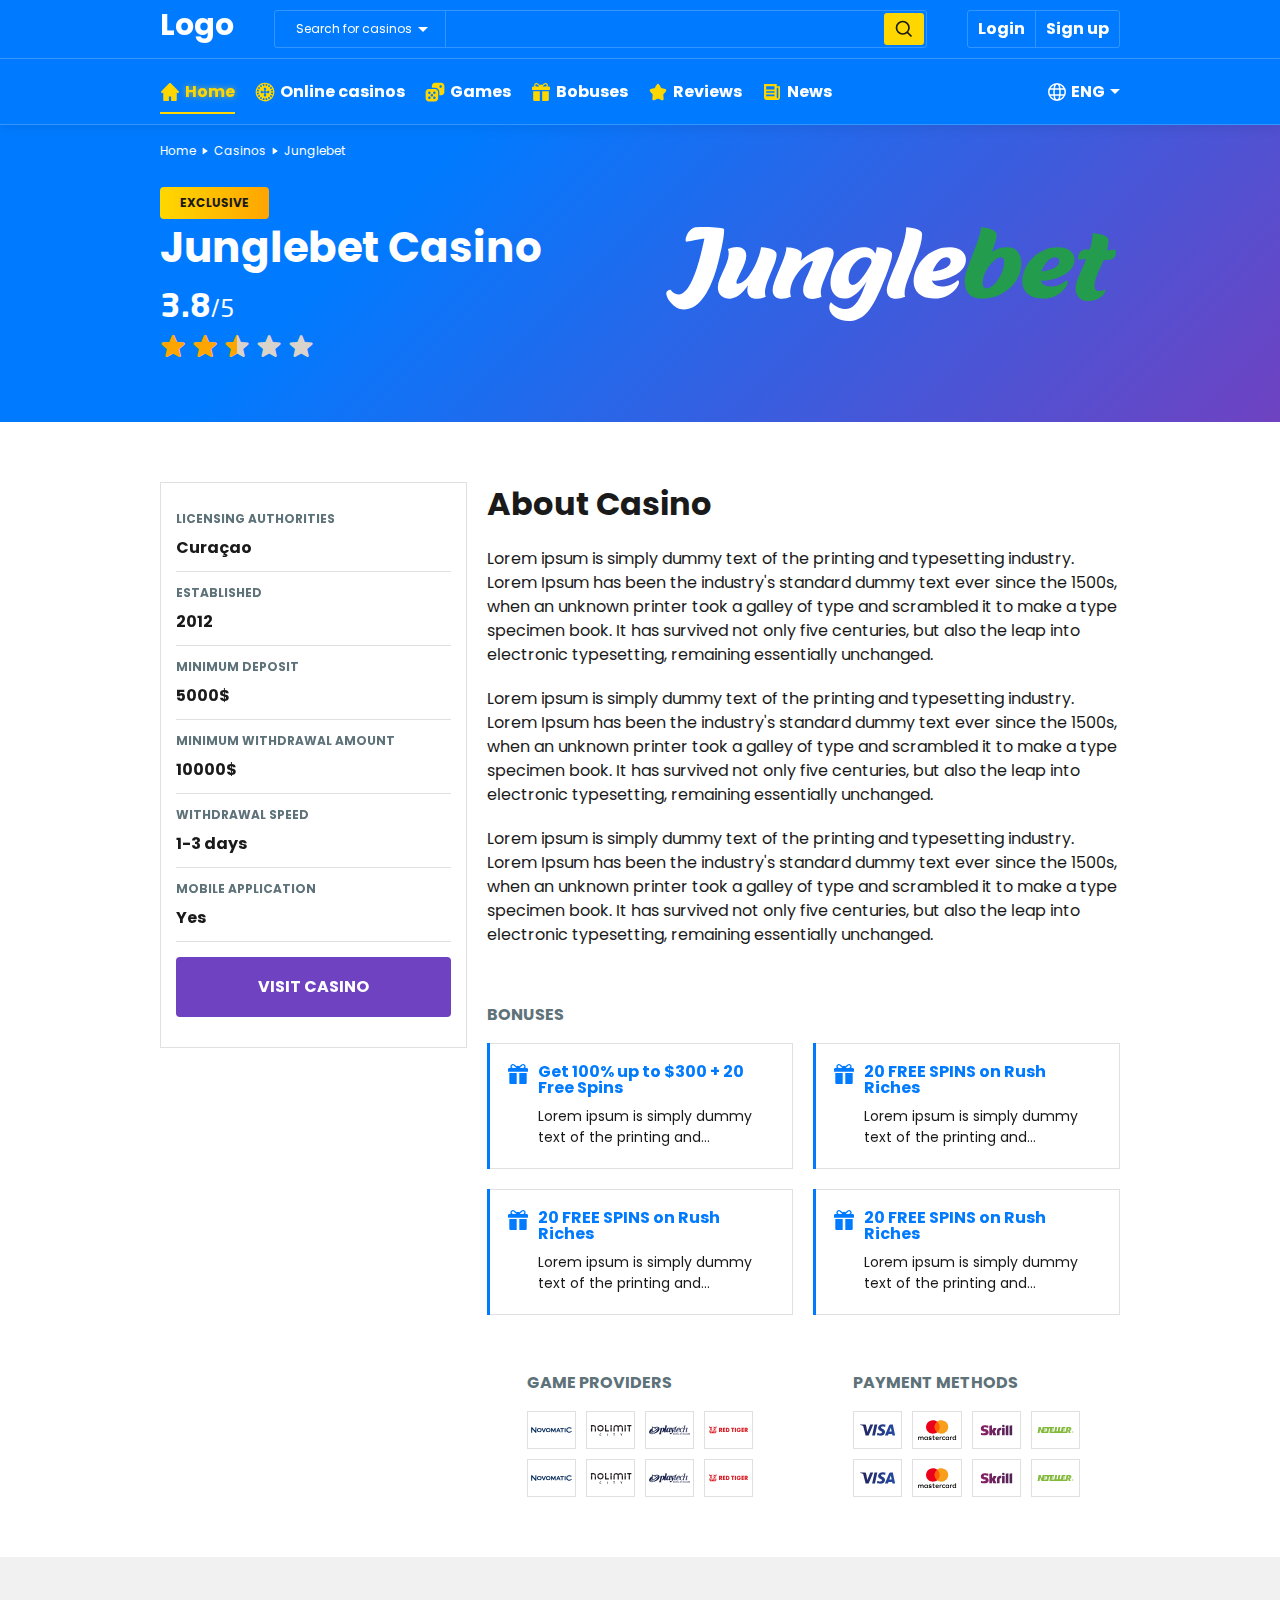
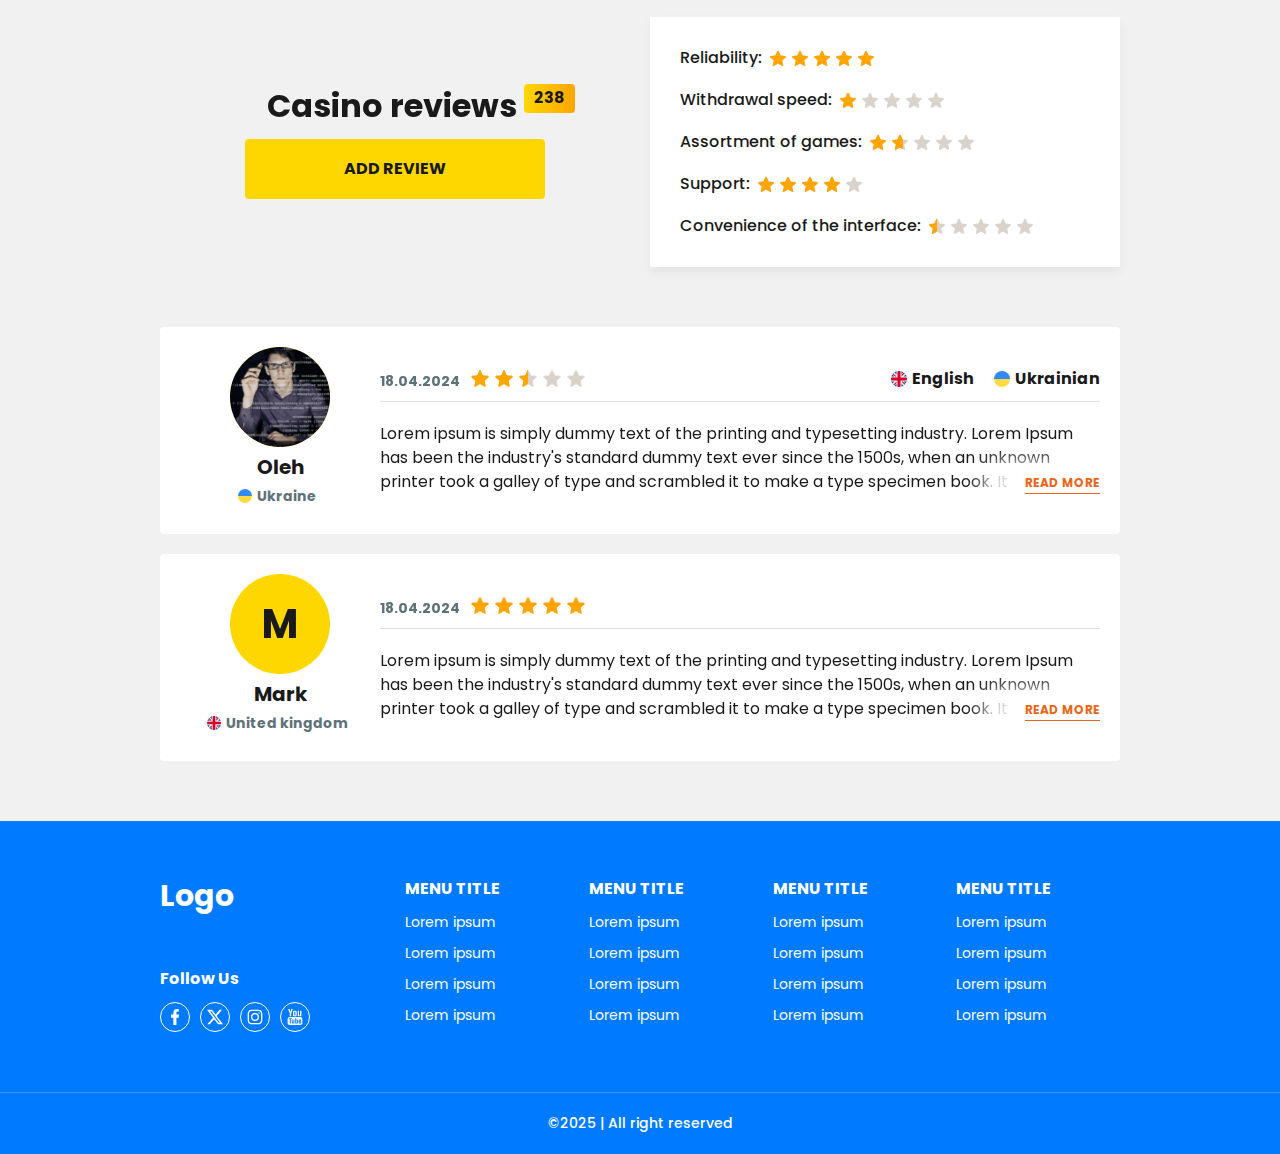
<file: casino-single.html>
<!DOCTYPE html>
<html lang="en">
  <head>
    <meta charset="UTF-8">
    <meta http-equiv="X-UA-Compatible" content="IE=edge">
    <meta name="viewport" content="width=device-width, initial-scale=1.0">
    <title>Home</title>
    <link rel="preconnect" href="https://fonts.googleapis.com">
    <link rel="preconnect" href="https://fonts.gstatic.com" crossorigin>
    <link rel="stylesheet" href="https://fonts.googleapis.com/css2?family=Noto+Sans:ital,wght@0,100..900;1,100..900&amp;display=swap">
    <link rel="stylesheet" href="https://fonts.googleapis.com/css2?family=Poppins:ital,wght@0,100;0,200;0,300;0,400;0,500;0,600;0,700;0,800;0,900;1,100;1,200;1,300;1,400;1,500;1,600;1,700;1,800;1,900&amp;display=swap">
    <link rel="stylesheet" href="assets/css/libs/fancybox.css">
    <link rel="stylesheet" href="assets/css/libs/nouislider.min.css">
    <link rel="stylesheet" href="assets/css/app.min.css">
  </head>
  <body>
    <header class="header">
      <div class="header-top">
        <div class="container d-flex flex-wrap justify-between">
          <div class="header-top__logo"><a class="d-flex align-center justify-center" href="#">Logo</a></div>
          <div class="header-top__nav d-flex flex-wrap">
            <div class="header-top__nav-search">
              <form>
                <div class="form-wrap d-flex">
                  <div class="form-wrap__inner d-flex">
                    <input type="hidden" name="post_type" value="casinos">
                    <div class="form-wrap__type">
                      <label class="d-flex align-center justify-center" for="search">
                        <div class="label-title">Search for casinos</div><span class="d-flex justify-center align-center">
                          <svg class="icon icon-right-arrow icon-fill">
                            <use xlink:href="assets/symbol/svg/sprite.symbol.svg#right-arrow"></use>
                          </svg></span>
                      </label>
                      <ul>
                        <li class="active" data-type="casinos">Search for casinos</li>
                        <li data-type="games">Search for games</li>
                        <li data-type="bonuses">Search for bonuses</li>
                      </ul>
                    </div>
                    <input id="search" name="s">
                  </div>
                  <button class="d-flex align-center justify-center" type="submit">
                    <svg class="icon icon-search icon-stroke icon-20">
                      <use xlink:href="assets/symbol/svg/sprite.symbol.svg#search"></use>
                    </svg>
                  </button>
                </div>
              </form>
            </div>
            <div class="header-top__nav-auth d-flex"><a class="text-font-secondary link__popup" href="#" data-src="#login">Login</a><a class="text-font-secondary link__popup" href="#" data-src="#sign">Sign up</a></div>
            <button class="btn-burger" type="button"><span class="btn-burger__line"></span><span class="btn-burger__line"></span><span class="btn-burger__line"></span></button>
          </div>
        </div>
      </div>
      <div class="header-bottom">
        <div class="container d-flex justify-between column-md">
          <nav class="menu-primary">
            <ul class="d-flex">
              <li class="current-menu-item"><a class="d-flex align-center" href="/">
                  <div class="menu-item__icon menu-item__icon-home">
                    <svg class="icon icon-house icon-fill">
                      <use xlink:href="assets/symbol/svg/sprite.symbol.svg#house"></use>
                    </svg>
                  </div>Home</a></li>
              <li class="dropdowns"><a class="d-flex align-center" href="casinos.html" data-children="drop-1">
                  <div class="menu-item__icon">
                    <svg class="icon icon-casino-2 icon-fill">
                      <use xlink:href="assets/symbol/svg/sprite.symbol.svg#casino-2"></use>
                    </svg>
                  </div>Online casinos</a></li>
              <li class="dropdowns"><a class="d-flex align-center" href="games.html" data-children="drop-2">
                  <div class="menu-item__icon">
                    <svg class="icon icon-games icon-fill">
                      <use xlink:href="assets/symbol/svg/sprite.symbol.svg#games"></use>
                    </svg>
                  </div>Games</a></li>
              <li class="dropdowns"><a class="d-flex align-center" href="bonuses.html" data-children="drop-3">
                  <div class="menu-item__icon menu-item__icon-bonuses">
                    <svg class="icon icon-giftbox icon-fill">
                      <use xlink:href="assets/symbol/svg/sprite.symbol.svg#giftbox"></use>
                    </svg>
                  </div>Bobuses</a></li>
              <li><a class="d-flex align-center" href="reviews.html">
                  <div class="menu-item__icon">
                    <svg class="icon icon-star icon-fill">
                      <use xlink:href="assets/symbol/svg/sprite.symbol.svg#star"></use>
                    </svg>
                  </div>Reviews</a></li>
              <li><a class="d-flex align-center" href="news.html">
                  <div class="menu-item__icon menu-item__icon-news">
                    <svg class="icon icon-newspaper icon-fill">
                      <use xlink:href="assets/symbol/svg/sprite.symbol.svg#newspaper"></use>
                    </svg>
                  </div>News</a></li>
            </ul>
          </nav>
          <div class="header__lang">
            <button class="d-flex align-center">
              <svg class="icon icon-language icon-stroke icon-20">
                <use xlink:href="assets/symbol/svg/sprite.symbol.svg#language"></use>
              </svg><span>ENG</span>
            </button>
            <ul>
              <li><a class="d-flex align-center" href="#">
                  <div class="icon-lang ratio" data-lang-name="ua"></div>Українська</a></li>
              <li><a class="d-flex align-center" href="#">
                  <div class="icon-lang ratio" data-lang-name="cz"></div>Čeština</a></li>
              <li><a class="d-flex align-center" href="#">
                  <div class="icon-lang ratio" data-lang-name="dk"></div>Dansk</a></li>
              <li><a class="d-flex align-center" href="#">
                  <div class="icon-lang ratio" data-lang-name="de"></div>Deutsch</a></li>
              <li><a class="d-flex align-center" href="#">
                  <div class="icon-lang ratio" data-lang-name="gb"></div>English</a></li>
            </ul>
          </div>
        </div>
      </div>
    </header>
    <main class="main-wrapper">
      <div class="hero hero-csn__single">
        <div class="container">
          <div class="row align-center">
            <div class="col-12 breadscrumbs">
              <ul class="d-flex align-center">
                <li><a class="d-flex align-center" href="/">Home
                    <svg class="icon icon-right-arrow icon-fill">
                      <use xlink:href="assets/symbol/svg/sprite.symbol.svg#right-arrow"></use>
                    </svg></a></li>
                <li><a class="d-flex align-center" href="/casinos.html">Casinos
                    <svg class="icon icon-right-arrow icon-fill">
                      <use xlink:href="assets/symbol/svg/sprite.symbol.svg#right-arrow"></use>
                    </svg></a></li>
                <li><span class="d-flex align-center">Junglebet
                    <svg class="icon icon-right-arrow icon-fill">
                      <use xlink:href="assets/symbol/svg/sprite.symbol.svg#right-arrow"></use>
                    </svg></span></li>
              </ul>
            </div>
            <div class="col-6-xl col-12-sm d-flex justify-center flex-column align-start mb-20-sm">
              <div class="badge exclusive">Exclusive</div>
              <h1>Junglebet Casino</h1>
              <div class="hero__rating d-flex flex-column ancor" data-href="reviews">
                <div class="rating-count"><span>3.8</span>/5</div>
                <div class="rating rating-average"><span style="width: 50%"></span></div>
              </div>
            </div>
            <div class="col-6-xl col-12-sm">
              <div class="hero__img ratio d-flex justify-end align-center"><img src="assets/images/src/junglebet.svg" alt=""></div>
            </div>
          </div>
        </div>
      </div>
      <div class="section bg-w">
        <div class="container">
          <div class="row">
            <div class="col-4-xl col-12-md mb-60-md">
              <div class="csn-left">
                <div class="csn-left__item">
                  <div class="csn-left__item-title text-font-secondary text-upper text-bold">Licensing Authorities</div>
                  <div class="csn-left__item-wrap d-flex flex-wrap align-center"><a class="d-flex align-center" href="#">Curaçao</a></div>
                </div>
                <div class="csn-left__item">
                  <div class="csn-left__item-title text-font-secondary text-upper text-bold">Established</div>
                  <div class="csn-left__item-wrap d-flex"><span>2012</span></div>
                </div>
                <div class="csn-left__item">
                  <div class="csn-left__item-title text-font-secondary text-upper text-bold">Minimum deposit</div>
                  <div class="csn-left__item-wrap d-flex"><span>5000$</span></div>
                </div>
                <div class="csn-left__item">
                  <div class="csn-left__item-title text-font-secondary text-upper text-bold">Minimum withdrawal amount</div>
                  <div class="csn-left__item-wrap d-flex"><span>10000$</span></div>
                </div>
                <div class="csn-left__item">
                  <div class="csn-left__item-title text-font-secondary text-upper text-bold">Withdrawal speed</div>
                  <div class="csn-left__item-wrap d-flex"><span>1-3 days</span></div>
                </div>
                <div class="csn-left__item">
                  <div class="csn-left__item-title text-font-secondary text-upper text-bold">Mobile application</div>
                  <div class="csn-left__item-wrap d-flex"><span>Yes</span></div>
                </div>
                <div class="csn-left__item">
                  <div class="csn-left__item-wrap d-flex"><a class="btn btn-secondary d-flex align-center justify-center" href="#">Visit casino</a></div>
                </div>
              </div>
            </div>
            <div class="col-8-xl col-12-md">
              <div class="csn-right">
                <div class="csn-right__desc">
                  <h2>About Casino</h2>
                  <p>Lorem ipsum is simply dummy text of the printing and typesetting industry. Lorem Ipsum has been the industry's standard dummy text ever since the 1500s, when an unknown printer took a galley of type and scrambled it to make a type specimen book. It has survived not only five centuries, but also the leap into electronic typesetting, remaining essentially unchanged.</p>
                  <p>Lorem ipsum is simply dummy text of the printing and typesetting industry. Lorem Ipsum has been the industry's standard dummy text ever since the 1500s, when an unknown printer took a galley of type and scrambled it to make a type specimen book. It has survived not only five centuries, but also the leap into electronic typesetting, remaining essentially unchanged.</p>
                  <p>Lorem ipsum is simply dummy text of the printing and typesetting industry. Lorem Ipsum has been the industry's standard dummy text ever since the 1500s, when an unknown printer took a galley of type and scrambled it to make a type specimen book. It has survived not only five centuries, but also the leap into electronic typesetting, remaining essentially unchanged.</p>
                </div>
                <div class="csn-right__blocks csn-right__bonuses">
                  <div class="row">
                    <div class="col-12-xl">
                      <div class="csn-right__blocks-title text-font-secondary text-upper text-bold mb-0">Bonuses</div>
                    </div>
                    <div class="col-6-xl col-12-sm mt-20"><a class="csn-right__blocks-item d-flex" href="#">
                        <svg class="icon icon-giftbox icon-fill icon-20">
                          <use xlink:href="assets/symbol/svg/sprite.symbol.svg#giftbox"></use>
                        </svg>
                        <div>
                          <div class="text-bold d-flex align-center">Get 100% up to $300 + 20 Free Spins</div><span>Lorem ipsum is simply dummy text of the printing and typesetting industry</span>
                        </div></a></div>
                    <div class="col-6-xl col-12-sm mt-20"><a class="csn-right__blocks-item d-flex" href="#">
                        <svg class="icon icon-giftbox icon-fill icon-20">
                          <use xlink:href="assets/symbol/svg/sprite.symbol.svg#giftbox"></use>
                        </svg>
                        <div>
                          <div class="text-bold d-flex align-center">20 FREE SPINS on Rush Riches</div><span>Lorem ipsum is simply dummy text of the printing and typesetting industry</span>
                        </div></a></div>
                    <div class="col-6-xl col-12-sm mt-20"><a class="csn-right__blocks-item d-flex" href="#">
                        <svg class="icon icon-giftbox icon-fill icon-20">
                          <use xlink:href="assets/symbol/svg/sprite.symbol.svg#giftbox"></use>
                        </svg>
                        <div>
                          <div class="text-bold d-flex align-center">20 FREE SPINS on Rush Riches</div><span>Lorem ipsum is simply dummy text of the printing and typesetting industry</span>
                        </div></a></div>
                    <div class="col-6-xl col-12-sm mt-20"><a class="csn-right__blocks-item d-flex" href="#">
                        <svg class="icon icon-giftbox icon-fill icon-20">
                          <use xlink:href="assets/symbol/svg/sprite.symbol.svg#giftbox"></use>
                        </svg>
                        <div>
                          <div class="text-bold d-flex align-center">20 FREE SPINS on Rush Riches</div><span>Lorem ipsum is simply dummy text of the printing and typesetting industry</span>
                        </div></a></div>
                  </div>
                </div>
                <div class="csn-right__blocks">
                  <div class="row">
                    <div class="col-6-xl col-12-sm mb-20-sm">
                      <div class="providers-wrap">
                        <div class="csn-right__blocks-title text-font-secondary text-upper text-bold">Game providers</div>
                        <div class="csn-right__blocks-wrap"><a href="#"><img src="assets/images/src/providers/provider.svg" alt=""></a><a href="#"><img src="assets/images/src/providers/provider-2.svg" alt=""></a><a href="#"><img src="assets/images/src/providers/provider-3.svg" alt=""></a><a href="#"><img src="assets/images/src/providers/provider-4.svg" alt=""></a><a href="#"><img src="assets/images/src/providers/provider.svg" alt=""></a><a href="#"><img src="assets/images/src/providers/provider-2.svg" alt=""></a><a href="#"><img src="assets/images/src/providers/provider-3.svg" alt=""></a><a href="#"><img src="assets/images/src/providers/provider-4.svg" alt=""></a></div>
                      </div>
                    </div>
                    <div class="col-6-xl col-12-sm">
                      <div class="payment-wrap">
                        <div class="csn-right__blocks-title text-font-secondary text-upper text-bold">Payment methods</div>
                        <div class="csn-right__blocks-wrap"><a href="#"><img src="assets/images/src/payments/visa.svg" alt=""></a><a href="#"><img src="assets/images/src/payments/mastercard.svg" alt=""></a><a href="#"><img src="assets/images/src/payments/skrill.svg" alt=""></a><a href="#"><img src="assets/images/src/payments/neteller.svg" alt=""></a><a href="#"><img src="assets/images/src/payments/visa.svg" alt=""></a><a href="#"><img src="assets/images/src/payments/mastercard.svg" alt=""></a><a href="#"><img src="assets/images/src/payments/skrill.svg" alt=""></a><a href="#"><img src="assets/images/src/payments/neteller.svg" alt=""></a></div>
                      </div>
                    </div>
                  </div>
                </div>
              </div>
            </div>
          </div>
        </div>
      </div>
      <div class="section" id="reviews">
        <div class="csn-reviews">
          <div class="container">
            <div class="row csn-reviews__header">
              <div class="col-7-xl col-6-lg col-12-md">
                <div class="csn-reviews__header d-flex justify-center align-center flex-column">
                  <h2>Casino reviews&nbsp;<span>238</span></h2>
                  <button class="btn btn-primary link__popup" type="button" data-src="#respond">Add review</button>
                </div>
              </div>
              <div class="col-5-xl col-6-lg col-12-md">
                <div class="rating-full">
                  <div class="rating-full__wrap">
                    <div class="rating-full__item d-flex align-center">
                      <div class="rating-full__item-title">Reliability:</div>
                      <div class="rating-full__item-rating">
                        <div class="rating rating-average"><span style="width: 100%"></span></div>
                      </div>
                    </div>
                    <div class="rating-full__item d-flex align-center">
                      <div class="rating-full__item-title">Withdrawal speed:</div>
                      <div class="rating-full__item-rating">
                        <div class="rating rating-average"><span style="width: 20%"></span></div>
                      </div>
                    </div>
                    <div class="rating-full__item d-flex align-center">
                      <div class="rating-full__item-title">Assortment of games:</div>
                      <div class="rating-full__item-rating">
                        <div class="rating rating-average"><span style="width: 33%"></span></div>
                      </div>
                    </div>
                    <div class="rating-full__item d-flex align-center">
                      <div class="rating-full__item-title">Support:</div>
                      <div class="rating-full__item-rating">
                        <div class="rating rating-average"><span style="width: 80%"></span></div>
                      </div>
                    </div>
                    <div class="rating-full__item d-flex align-center">
                      <div class="rating-full__item-title">Convenience of the interface:</div>
                      <div class="rating-full__item-rating">
                        <div class="rating rating-average"><span style="width: 10%"></span></div>
                      </div>
                    </div>
                  </div>
                </div>
              </div>
            </div>
            <div class="csn-reviews__wrap">
              <ol class="comments-list">
                <li>
                  <div class="comment-body">
                    <div class="comment-body__left">
                      <div class="comment-body__left-inner d-flex flex-column align-center">
                        <div class="comment-body__left-img ratio">
                          <div class="letter-block d-flex justify-center align-center text-font-secondary text-upper"><img src="assets/images/src/ava.png" alt=""></div>
                        </div>
                        <div class="comment-body__left-name"><span>Oleh</span></div>
                        <div class="comment-body__left-country d-flex align-center flex-wrap">
                          <div class="icon-country ratio" data-country-name="ua"></div><span class="country-name">Ukraine</span>
                        </div>
                      </div>
                    </div>
                    <div class="comment-body__right">
                      <div class="comment-body__right-meta">
                        <div class="comment-body__right-meta-header d-flex justify-between flex-wrap">
                          <div class="comment-body__right-meta-header-rating d-flex align-center flex-wrap">
                            <div class="date">18.04.2024</div>
                            <div class="rating rating-average"><span style="width: 50%"></span></div>
                          </div>
                          <ul class="d-flex justify-end">
                            <li class="d-flex align-center">
                              <div class="icon-lang ratio" data-lang-name="gb"></div><span>English</span>
                            </li>
                            <li class="d-flex align-center">
                              <div class="icon-lang ratio" data-lang-name="ua"></div><span>Ukrainian</span>
                            </li>
                          </ul>
                        </div>
                      </div>
                      <div class="comment-body__right-text">
                        <div class="comment-body__right-text-item active">
                          <p>Lorem ipsum is simply dummy text of the printing and typesetting industry. Lorem Ipsum has been the industry's standard dummy text ever since the 1500s, when an unknown printer took a galley of type and scrambled it to make a type specimen book. It has survived not only five centuries, but also the leap into electronic typesetting, remaining essentially unchanged.</p>
                        </div>
                        <div class="comment-body__right-text-item">
                          <p>Lorem Ipsum - це текст-"риба", що використовується в друкарстві та дизайні. Lorem Ipsum є, фактично, стандартною "рибою" аж з XVI сторіччя, коли невідомий друкар взяв шрифтову гранку та склав на ній підбірку зразків шрифтів. "Риба" не тільки успішно пережила п'ять століть, але й прижилася в електронному верстуванні, залишаючись по суті незмінною. Вона популяризувалась в 60-их роках минулого сторіччя завдяки виданню зразків шрифтів Letraset, які містили уривки з Lorem Ipsum, і вдруге - нещодавно завдяки програмам комп'ютерного верстування на кшталт Aldus Pagemaker, які використовували різні версії Lorem Ipsum.</p>
                        </div>
                      </div>
                    </div>
                  </div>
                </li>
                <li>
                  <div class="comment-body">
                    <div class="comment-body__left">
                      <div class="comment-body__left-inner d-flex flex-column align-center">
                        <div class="comment-body__left-img ratio">
                          <div class="letter-block d-flex justify-center align-center text-font-secondary text-upper">M</div>
                        </div>
                        <div class="comment-body__left-name"><span>Mark</span></div>
                        <div class="comment-body__left-country d-flex align-center">
                          <div class="icon-country ratio" data-country-name="gb"></div><span class="country-name">United kingdom</span>
                        </div>
                      </div>
                    </div>
                    <div class="comment-body__right">
                      <div class="comment-body__right-meta">
                        <div class="comment-body__right-meta-header">
                          <div class="comment-body__right-meta-header-rating d-flex align-center flex-wrap">
                            <div class="date">18.04.2024</div>
                            <div class="rating rating-average"><span style="width: 100%"></span></div>
                          </div>
                        </div>
                      </div>
                      <div class="comment-body__right-text">
                        <div class="comment-body__right-text-item active">
                          <p>Lorem ipsum is simply dummy text of the printing and typesetting industry. Lorem Ipsum has been the industry's standard dummy text ever since the 1500s, when an unknown printer took a galley of type and scrambled it to make a type specimen book. It has survived not only five centuries, but also the leap into electronic typesetting, remaining essentially unchanged. Lorem ipsum is simply dummy text of the printing and typesetting industry. Lorem Ipsum has been the industry's standard dummy text ever since the 1500s, when an unknown printer took a galley of type and scrambled it to make a type specimen book. It has survived not only five centuries, but also the leap into electronic typesetting, remaining essentially unchanged.</p>
                        </div>
                      </div>
                    </div>
                  </div>
                </li>
              </ol>
              <div class="comment-respond" id="respond">
                <form>
                  <p class="form-comment">
                    <textarea id="comment" name="tx" cols="30" placeholder="Review"></textarea>
                  </p>
                  <p class="form-author">
                    <input type="text" placeholder="Name">
                  </p>
                  <!--p.form-avatar
                  button(type="button") Upload avatar
                      +icon('user-x-fill', 'icon-fill')
                  -->
                  <div class="submit">
                    <input class="btn btn-primary" type="submit" value="Send review">
                  </div>
                  <div class="comment-form__rating">
                    <h3 class="text-bold popup-title">Rate the casino</h3>
                    <div class="comment-form__rating-row d-flex align-center"><span class="text-bold">Reliability:</span>
                      <div class="comments-rating">
                        <div class="comments-rating__container">
                          <input type="radio" name="reliability" id="reliability-5">
                          <label for="reliability-5"></label>
                          <input type="radio" name="reliability" id="reliability-4">
                          <label for="reliability-4"></label>
                          <input type="radio" name="reliability" id="reliability-3">
                          <label for="reliability-3"></label>
                          <input type="radio" name="reliability" id="reliability-2">
                          <label for="reliability-2"></label>
                          <input type="radio" name="reliability" id="reliability-1">
                          <label for="reliability-1"></label>
                        </div>
                      </div>
                    </div>
                    <div class="comment-form__rating-row d-flex align-center"><span class="text-bold">Withdrawal speed:</span>
                      <div class="comments-rating">
                        <div class="comments-rating__container">
                          <input type="radio" name="withdrawal" id="withdrawal-5">
                          <label for="withdrawal-5"></label>
                          <input type="radio" name="withdrawal" id="withdrawal-4">
                          <label for="withdrawal-4"></label>
                          <input type="radio" name="withdrawal" id="withdrawal-3">
                          <label for="withdrawal-3"></label>
                          <input type="radio" name="withdrawal" id="withdrawal-2">
                          <label for="withdrawal-2"></label>
                          <input type="radio" name="withdrawal" id="withdrawal-1">
                          <label for="withdrawal-1"></label>
                        </div>
                      </div>
                    </div>
                    <div class="comment-form__rating-row d-flex align-center"><span class="text-bold">Assortment of games:</span>
                      <div class="comments-rating">
                        <div class="comments-rating__container">
                          <input type="radio" name="games" id="games-5">
                          <label for="games-5"></label>
                          <input type="radio" name="games" id="games-4">
                          <label for="games-4"></label>
                          <input type="radio" name="games" id="games-3">
                          <label for="games-3"></label>
                          <input type="radio" name="games" id="games-2">
                          <label for="games-2"></label>
                          <input type="radio" name="games" id="games-1">
                          <label for="games-1"></label>
                        </div>
                      </div>
                    </div>
                    <div class="comment-form__rating-row d-flex align-center"><span class="text-bold">Support:</span>
                      <div class="comments-rating">
                        <div class="comments-rating__container">
                          <input type="radio" name="support" id="support-5">
                          <label for="support-5"></label>
                          <input type="radio" name="support" id="support-4">
                          <label for="support-4"></label>
                          <input type="radio" name="support" id="support-3">
                          <label for="support-3"></label>
                          <input type="radio" name="support" id="support-2">
                          <label for="support-2"></label>
                          <input type="radio" name="support" id="support-1">
                          <label for="support-1"></label>
                        </div>
                      </div>
                    </div>
                    <div class="comment-form__rating-row d-flex align-center"><span class="text-bold">Convenience of the interface:</span>
                      <div class="comments-rating">
                        <div class="comments-rating__container">
                          <input type="radio" name="interface" id="interface-5">
                          <label for="interface-5"></label>
                          <input type="radio" name="interface" id="interface-4">
                          <label for="interface-4"></label>
                          <input type="radio" name="interface" id="interface-3">
                          <label for="interface-3"></label>
                          <input type="radio" name="interface" id="interface-2">
                          <label for="interface-2"></label>
                          <input type="radio" name="interface" id="interface-1">
                          <label for="interface-1"> </label>
                        </div>
                      </div>
                    </div>
                  </div>
                </form>
              </div>
            </div>
          </div>
        </div>
      </div>
    </main>
    <div class="footer">
      <div class="footer-top">
        <div class="container">
          <div class="row">
            <div class="col-3-xl col-12-md first-row">
              <div class="footer__logo"><a class="d-flex align-center text-font-secondary" href="#">Logo</a></div>
              <div class="footer__social">
                <div class="footer__social-title text-font-secondary">Follow Us</div>
                <ul class="d-flex">
                  <li><a class="d-flex justify-center align-center" href="#">
                      <svg class="icon icon-facebook icon-fill">
                        <use xlink:href="assets/symbol/svg/sprite.symbol.svg#facebook"></use>
                      </svg></a></li>
                  <li><a class="d-flex justify-center align-center" href="#">
                      <svg class="icon icon-twitter-x icon-fill">
                        <use xlink:href="assets/symbol/svg/sprite.symbol.svg#twitter-x"></use>
                      </svg></a></li>
                  <li><a class="d-flex justify-center align-center" href="#">
                      <svg class="icon icon-instagram icon-fill">
                        <use xlink:href="assets/symbol/svg/sprite.symbol.svg#instagram"></use>
                      </svg></a></li>
                  <li><a class="d-flex justify-center align-center" href="#">
                      <svg class="icon icon-youtube icon-fill">
                        <use xlink:href="assets/symbol/svg/sprite.symbol.svg#youtube"></use>
                      </svg></a></li>
                </ul>
              </div>
            </div>
            <div class="col-9-xl col-12-md">
              <div class="row">
                <div class="col-3-xl col-6-md col-12-sm mb-20-md">
                  <div class="footer__nav">
                    <div class="footer__nav-title text-font-secondary text-upper text-bold">Menu title</div>
                    <nav>
                      <ul>
                        <li><a href="">Lorem ipsum</a></li>
                        <li><a href="">Lorem ipsum</a></li>
                        <li><a href="">Lorem ipsum</a></li>
                        <li><a href="">Lorem ipsum</a></li>
                      </ul>
                    </nav>
                  </div>
                </div>
                <div class="col-3-xl col-6-md col-12-sm mb-20-md">
                  <div class="footer__nav">
                    <div class="footer__nav-title text-font-secondary text-upper text-bold">Menu title</div>
                    <nav>
                      <ul>
                        <li><a href="">Lorem ipsum</a></li>
                        <li><a href="">Lorem ipsum</a></li>
                        <li><a href="">Lorem ipsum</a></li>
                        <li><a href="">Lorem ipsum</a></li>
                      </ul>
                    </nav>
                  </div>
                </div>
                <div class="col-3-xl col-6-md col-12-sm mb-20-md">
                  <div class="footer__nav">
                    <div class="footer__nav-title text-font-secondary text-upper text-bold">Menu title</div>
                    <nav>
                      <ul>
                        <li><a href="">Lorem ipsum</a></li>
                        <li><a href="">Lorem ipsum</a></li>
                        <li><a href="">Lorem ipsum</a></li>
                        <li><a href="">Lorem ipsum</a></li>
                      </ul>
                    </nav>
                  </div>
                </div>
                <div class="col-3-xl col-6-md col-12-sm mb-20-md">
                  <div class="footer__nav">
                    <div class="footer__nav-title text-font-secondary text-upper text-bold">Menu title</div>
                    <nav>
                      <ul>
                        <li><a href="">Lorem ipsum</a></li>
                        <li><a href="">Lorem ipsum</a></li>
                        <li><a href="">Lorem ipsum</a></li>
                        <li><a href="">Lorem ipsum</a></li>
                      </ul>
                    </nav>
                  </div>
                </div>
              </div>
            </div>
          </div>
        </div>
      </div>
      <div class="footer__bottom">
        <div class="container">
          <div class="row">
            <div class="col-12">
              <p>©2025 | All right reserved</p>
            </div>
          </div>
        </div>
      </div>
    </div>
    <div class="menu-sub" id="drop-1">
      <div class="container">
        <div class="menu-sub__wrap">
          <div class="row">
            <div class="col-9-xl">
              <div class="row">
                <div class="col-4-xl">
                  <div class="title">Online casinos</div>
                  <nav>
                    <ul>
                      <li><a href="#">Lorem Ipsum is simply dummy</a></li>
                      <li><a href="#">Lorem Ipsum is simply dummy</a></li>
                      <li><a href="#">Lorem Ipsum is simply dummy</a></li>
                    </ul>
                  </nav>
                </div>
                <div class="col-4-xl">
                  <div class="title">Popular filters</div>
                  <nav>
                    <ul>
                      <li><a href="#">Lorem Ipsum is simply dummy lorem Ipsum is simply dummy</a></li>
                      <li><a href="#">Lorem Ipsum is simply dummy</a></li>
                      <li><a href="#">Lorem Ipsum is simply dummy</a></li>
                      <li><a href="#">Lorem Ipsum is simply dummy</a></li>
                    </ul>
                  </nav>
                </div>
                <div class="col-4-xl">
                  <div class="title">Casinos by payment method</div>
                  <nav>
                    <ul>
                      <li><a href="#">Lorem Ipsum is simply dummy</a></li>
                      <li><a href="#">Lorem Ipsum is simply dummy</a></li>
                      <li><a href="#">Lorem Ipsum is simply dummy</a></li>
                      <li><a href="#">Lorem Ipsum is simply dummy</a></li>
                      <li><a href="#">Lorem Ipsum is simply dummy</a></li>
                    </ul>
                  </nav>
                </div>
              </div>
            </div>
            <div class="col-3-xl d-flex justify-center align-center">
              <p>Img baner</p>
            </div>
          </div>
        </div>
      </div>
    </div>
    <div class="menu-sub" id="drop-2">
      <div class="container">
        <div class="menu-sub__wrap">
          <div class="row">
            <div class="col-9-xl">
              <div class="row">
                <div class="col-4-xl">
                  <div class="title">Online games</div>
                  <nav>
                    <ul>
                      <li><a href="#">Lorem Ipsum is simply dummy</a></li>
                      <li><a href="#">Lorem Ipsum is simply dummy</a></li>
                      <li><a href="#">Lorem Ipsum is simply dummy</a></li>
                    </ul>
                  </nav>
                </div>
                <div class="col-4-xl">
                  <div class="title">Popular games</div>
                  <nav>
                    <ul>
                      <li><a href="#">Lorem Ipsum is simply dummy lorem Ipsum is simply dummy</a></li>
                      <li><a href="#">Lorem Ipsum is simply dummy</a></li>
                      <li><a href="#">Lorem Ipsum is simply dummy</a></li>
                      <li><a href="#">Lorem Ipsum is simply dummy</a></li>
                    </ul>
                  </nav>
                </div>
                <div class="col-4-xl">
                  <div class="title">Free games</div>
                  <nav>
                    <ul>
                      <li><a href="#">Lorem Ipsum is simply dummy</a></li>
                      <li><a href="#">Lorem Ipsum is simply dummy</a></li>
                      <li><a href="#">Lorem Ipsum is simply dummy</a></li>
                      <li><a href="#">Lorem Ipsum is simply dummy</a></li>
                      <li><a href="#">Lorem Ipsum is simply dummy</a></li>
                    </ul>
                  </nav>
                </div>
              </div>
            </div>
            <div class="col-3-xl d-flex justify-center align-center">
              <p>Img baner</p>
            </div>
          </div>
        </div>
      </div>
    </div>
    <div class="menu-sub" id="drop-2">
      <div class="container">
        <div class="menu-sub__wrap">
          <div class="row">
            <div class="col-9-xl">
              <div class="row">
                <div class="col-4-xl">
                  <div class="title">Online games</div>
                  <nav>
                    <ul>
                      <li><a href="#">Lorem Ipsum is simply dummy</a></li>
                      <li><a href="#">Lorem Ipsum is simply dummy</a></li>
                      <li><a href="#">Lorem Ipsum is simply dummy</a></li>
                    </ul>
                  </nav>
                </div>
                <div class="col-4-xl">
                  <div class="title">Popular games</div>
                  <nav>
                    <ul>
                      <li><a href="#">Lorem Ipsum is simply dummy lorem Ipsum is simply dummy</a></li>
                      <li><a href="#">Lorem Ipsum is simply dummy</a></li>
                      <li><a href="#">Lorem Ipsum is simply dummy</a></li>
                      <li><a href="#">Lorem Ipsum is simply dummy</a></li>
                    </ul>
                  </nav>
                </div>
                <div class="col-4-xl">
                  <div class="title">Free games</div>
                  <nav>
                    <ul>
                      <li><a href="#">Lorem Ipsum is simply dummy</a></li>
                      <li><a href="#">Lorem Ipsum is simply dummy</a></li>
                      <li><a href="#">Lorem Ipsum is simply dummy</a></li>
                      <li><a href="#">Lorem Ipsum is simply dummy</a></li>
                      <li><a href="#">Lorem Ipsum is simply dummy</a></li>
                    </ul>
                  </nav>
                </div>
              </div>
            </div>
            <div class="col-3-xl d-flex justify-center align-center">
              <p>Img baner</p>
            </div>
          </div>
        </div>
      </div>
    </div>
    <div class="menu-sub" id="drop-3">
      <div class="container">
        <div class="menu-sub__wrap">
          <div class="row">
            <div class="col-9-xl">
              <div class="row">
                <div class="col-4-xl">
                  <div class="title">Bonys type</div>
                  <nav>
                    <ul>
                      <li><a href="#">Lorem Ipsum is simply dummy</a></li>
                      <li><a href="#">Lorem Ipsum is simply dummy</a></li>
                      <li><a href="#">Lorem Ipsum is simply dummy</a></li>
                    </ul>
                  </nav>
                </div>
                <div class="col-4-xl">
                  <div class="title">All bonuses</div>
                  <nav>
                    <ul>
                      <li><a href="#">Lorem Ipsum is simply dummy lorem Ipsum is simply dummy</a></li>
                      <li><a href="#">Lorem Ipsum is simply dummy</a></li>
                      <li><a href="#">Lorem Ipsum is simply dummy</a></li>
                      <li><a href="#">Lorem Ipsum is simply dummy</a></li>
                    </ul>
                  </nav>
                </div>
                <div class="col-4-xl">
                  <div class="title">No deposit bonuses</div>
                  <nav>
                    <ul>
                      <li><a href="#">Lorem Ipsum is simply dummy</a></li>
                      <li><a href="#">Lorem Ipsum is simply dummy</a></li>
                      <li><a href="#">Lorem Ipsum is simply dummy</a></li>
                      <li><a href="#">Lorem Ipsum is simply dummy</a></li>
                      <li><a href="#">Lorem Ipsum is simply dummy</a></li>
                    </ul>
                  </nav>
                </div>
              </div>
            </div>
            <div class="col-3-xl d-flex justify-center align-center">
              <p>Img baner</p>
            </div>
          </div>
        </div>
      </div>
    </div>
    <div class="popup" id="login" style="display: none">
      <div class="popup-title">Login</div>
      <form>
        <div class="form-row">
          <input type="text" placeholder="Login">
        </div>
        <div class="form-row">
          <input type="password" placeholder="Password">
        </div>
        <div class="form-login d-flex justify-center">
          <button class="btn btn-primary" type="button">Login</button>
        </div>
      </form>
    </div>
    <div class="popup" id="sign" style="display: none">
      <div class="popup-title">Sign Up</div>
      <form>
        <div class="form-row">
          <input type="text" placeholder="Login">
        </div>
        <div class="form-row">
          <input type="email" placeholder="Email">
        </div>
        <div class="form-row">
          <input type="password" placeholder="Password">
        </div>
        <div class="form-row">
          <input type="password" placeholder="Confirm password">
        </div>
        <div class="form-login d-flex justify-center">
          <button class="btn btn-primary" type="button">Sign up</button>
        </div>
      </form>
    </div>
    <script src="assets/js/libs/fancybox.umd.js"></script>
    <script src="assets/js/libs/purecounter.js"></script>
    <script src="assets/js/libs/swiper-bundle.min.js"></script>
    <script src="assets/js/libs/nouislider.min.js"></script>
    <script src="assets/js/json/countries_flags_local.js"></script>
    <script src="assets/js/app.js"></script>
  </body>
</html>
</file>
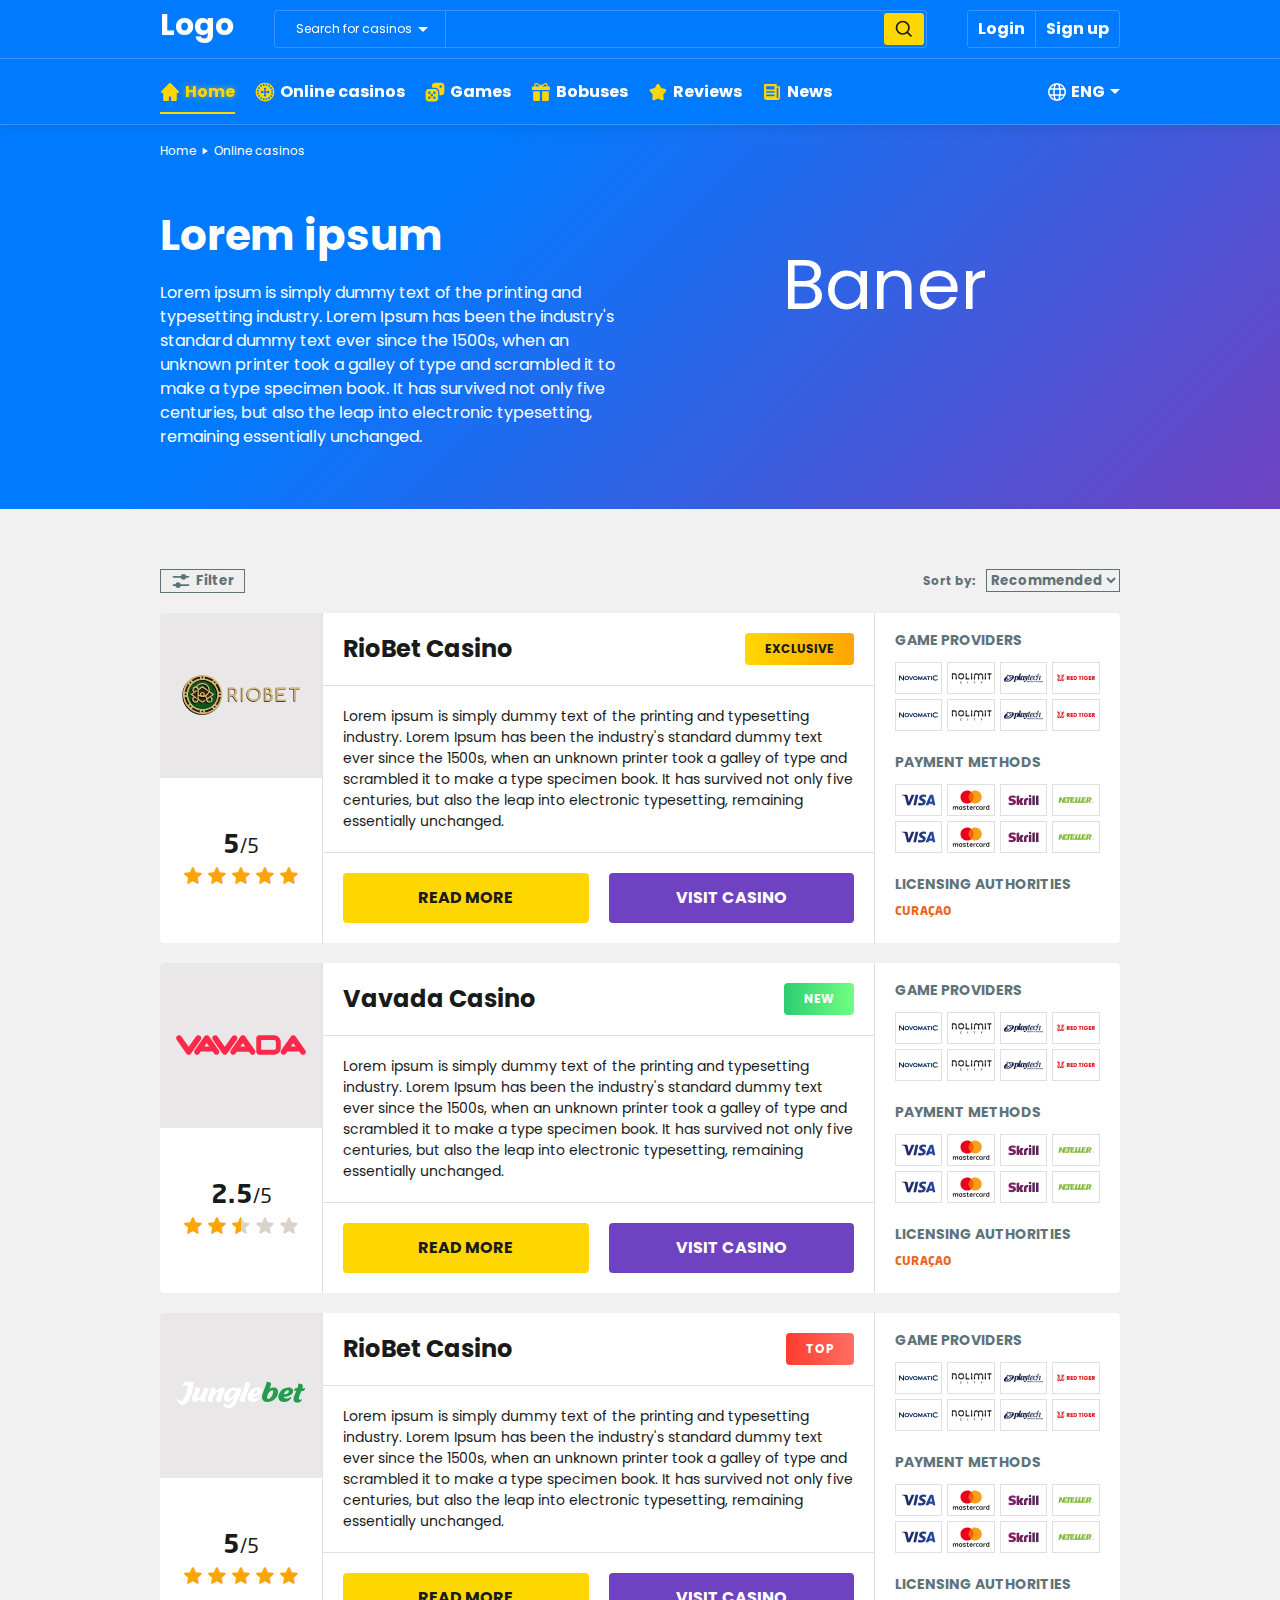
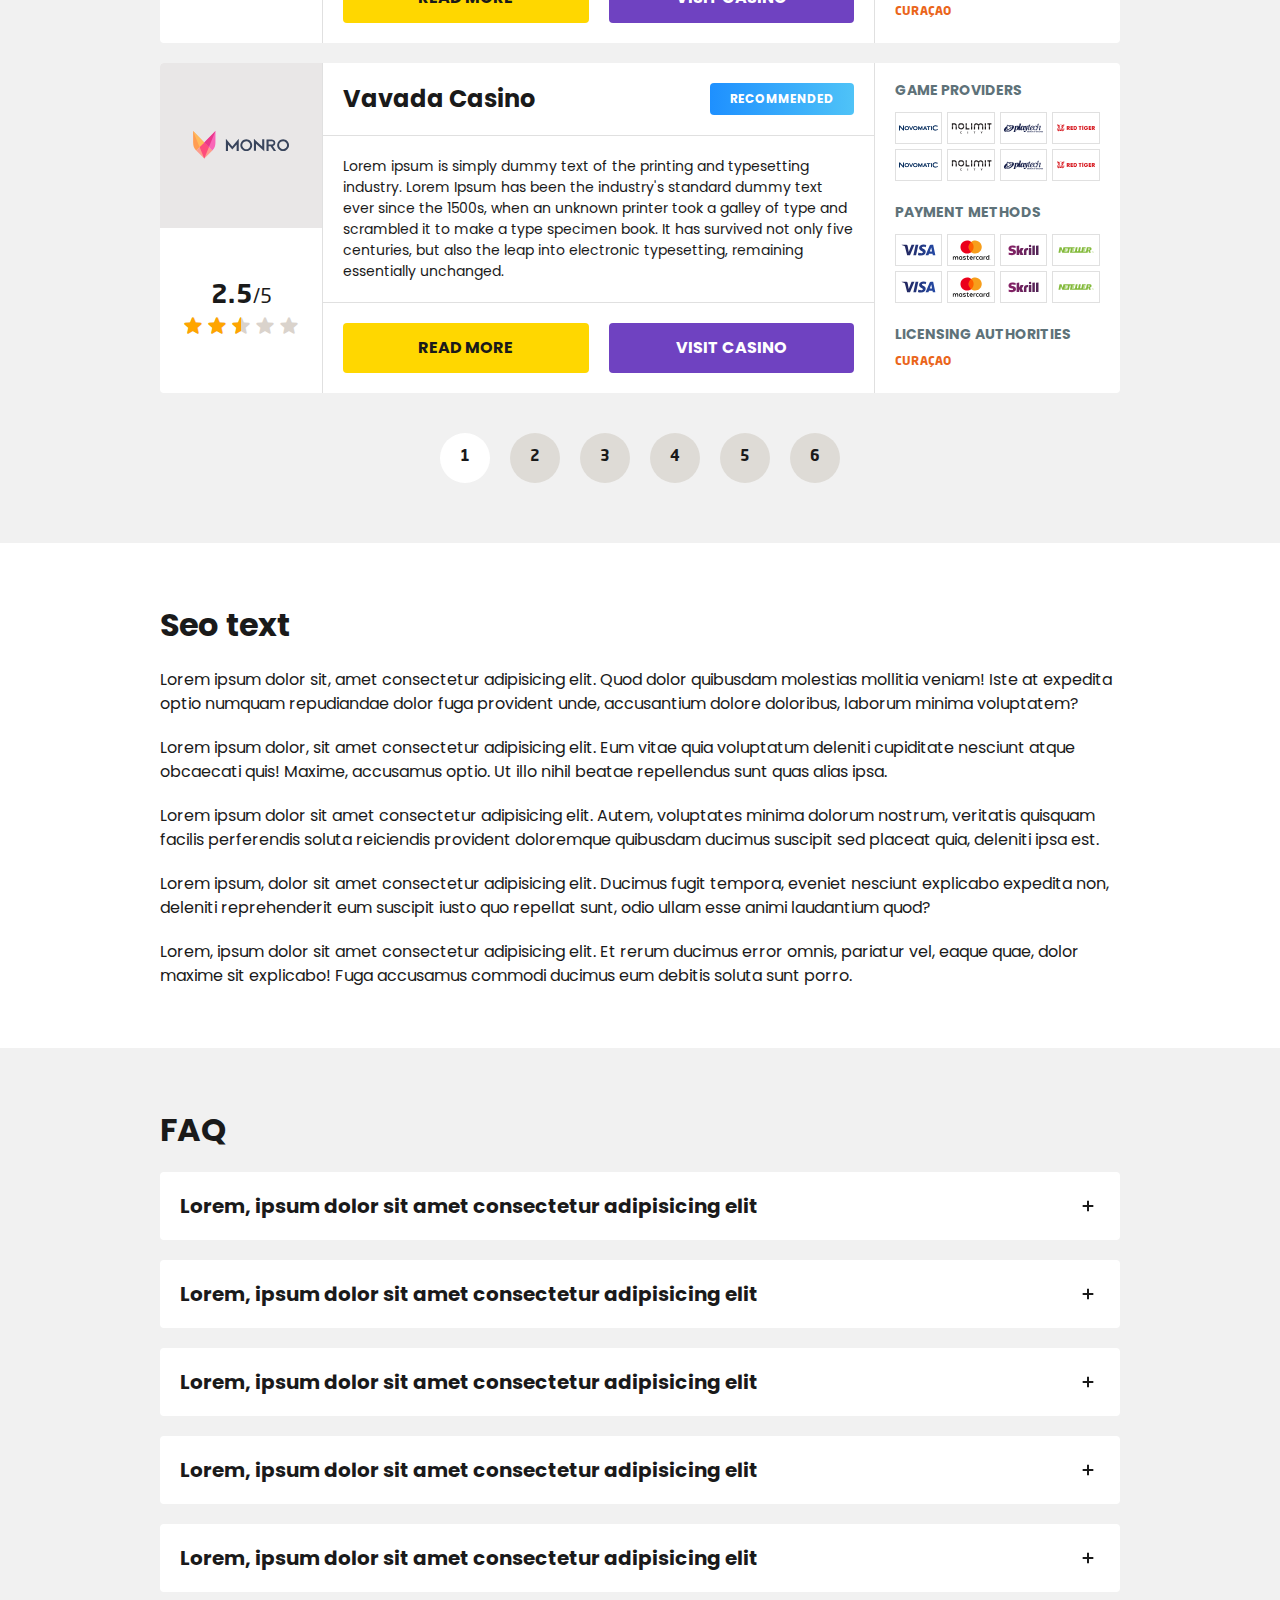
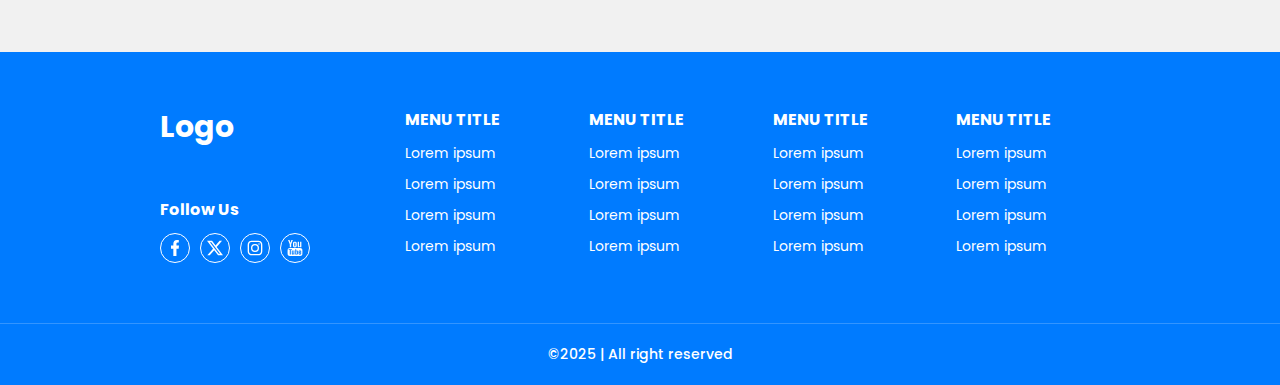
<file: casinos.html>
<!DOCTYPE html>
<html lang="en">
  <head>
    <meta charset="UTF-8">
    <meta http-equiv="X-UA-Compatible" content="IE=edge">
    <meta name="viewport" content="width=device-width, initial-scale=1.0">
    <title>Home</title>
    <link rel="preconnect" href="https://fonts.googleapis.com">
    <link rel="preconnect" href="https://fonts.gstatic.com" crossorigin>
    <link rel="stylesheet" href="https://fonts.googleapis.com/css2?family=Noto+Sans:ital,wght@0,100..900;1,100..900&amp;display=swap">
    <link rel="stylesheet" href="https://fonts.googleapis.com/css2?family=Poppins:ital,wght@0,100;0,200;0,300;0,400;0,500;0,600;0,700;0,800;0,900;1,100;1,200;1,300;1,400;1,500;1,600;1,700;1,800;1,900&amp;display=swap">
    <link rel="stylesheet" href="assets/css/libs/fancybox.css">
    <link rel="stylesheet" href="assets/css/libs/nouislider.min.css">
    <link rel="stylesheet" href="assets/css/app.min.css">
  </head>
  <body>
    <header class="header">
      <div class="header-top">
        <div class="container d-flex flex-wrap justify-between">
          <div class="header-top__logo"><a class="d-flex align-center justify-center" href="#">Logo</a></div>
          <div class="header-top__nav d-flex flex-wrap">
            <div class="header-top__nav-search">
              <form>
                <div class="form-wrap d-flex">
                  <div class="form-wrap__inner d-flex">
                    <input type="hidden" name="post_type" value="casinos">
                    <div class="form-wrap__type">
                      <label class="d-flex align-center justify-center" for="search">
                        <div class="label-title">Search for casinos</div><span class="d-flex justify-center align-center">
                          <svg class="icon icon-right-arrow icon-fill">
                            <use xlink:href="assets/symbol/svg/sprite.symbol.svg#right-arrow"></use>
                          </svg></span>
                      </label>
                      <ul>
                        <li class="active" data-type="casinos">Search for casinos</li>
                        <li data-type="games">Search for games</li>
                        <li data-type="bonuses">Search for bonuses</li>
                      </ul>
                    </div>
                    <input id="search" name="s">
                  </div>
                  <button class="d-flex align-center justify-center" type="submit">
                    <svg class="icon icon-search icon-stroke icon-20">
                      <use xlink:href="assets/symbol/svg/sprite.symbol.svg#search"></use>
                    </svg>
                  </button>
                </div>
              </form>
            </div>
            <div class="header-top__nav-auth d-flex"><a class="text-font-secondary link__popup" href="#" data-src="#login">Login</a><a class="text-font-secondary link__popup" href="#" data-src="#sign">Sign up</a></div>
            <button class="btn-burger" type="button"><span class="btn-burger__line"></span><span class="btn-burger__line"></span><span class="btn-burger__line"></span></button>
          </div>
        </div>
      </div>
      <div class="header-bottom">
        <div class="container d-flex justify-between column-md">
          <nav class="menu-primary">
            <ul class="d-flex">
              <li class="current-menu-item"><a class="d-flex align-center" href="/">
                  <div class="menu-item__icon menu-item__icon-home">
                    <svg class="icon icon-house icon-fill">
                      <use xlink:href="assets/symbol/svg/sprite.symbol.svg#house"></use>
                    </svg>
                  </div>Home</a></li>
              <li class="dropdowns"><a class="d-flex align-center" href="casinos.html" data-children="drop-1">
                  <div class="menu-item__icon">
                    <svg class="icon icon-casino-2 icon-fill">
                      <use xlink:href="assets/symbol/svg/sprite.symbol.svg#casino-2"></use>
                    </svg>
                  </div>Online casinos</a></li>
              <li class="dropdowns"><a class="d-flex align-center" href="games.html" data-children="drop-2">
                  <div class="menu-item__icon">
                    <svg class="icon icon-games icon-fill">
                      <use xlink:href="assets/symbol/svg/sprite.symbol.svg#games"></use>
                    </svg>
                  </div>Games</a></li>
              <li class="dropdowns"><a class="d-flex align-center" href="bonuses.html" data-children="drop-3">
                  <div class="menu-item__icon menu-item__icon-bonuses">
                    <svg class="icon icon-giftbox icon-fill">
                      <use xlink:href="assets/symbol/svg/sprite.symbol.svg#giftbox"></use>
                    </svg>
                  </div>Bobuses</a></li>
              <li><a class="d-flex align-center" href="reviews.html">
                  <div class="menu-item__icon">
                    <svg class="icon icon-star icon-fill">
                      <use xlink:href="assets/symbol/svg/sprite.symbol.svg#star"></use>
                    </svg>
                  </div>Reviews</a></li>
              <li><a class="d-flex align-center" href="news.html">
                  <div class="menu-item__icon menu-item__icon-news">
                    <svg class="icon icon-newspaper icon-fill">
                      <use xlink:href="assets/symbol/svg/sprite.symbol.svg#newspaper"></use>
                    </svg>
                  </div>News</a></li>
            </ul>
          </nav>
          <div class="header__lang">
            <button class="d-flex align-center">
              <svg class="icon icon-language icon-stroke icon-20">
                <use xlink:href="assets/symbol/svg/sprite.symbol.svg#language"></use>
              </svg><span>ENG</span>
            </button>
            <ul>
              <li><a class="d-flex align-center" href="#">
                  <div class="icon-lang ratio" data-lang-name="ua"></div>Українська</a></li>
              <li><a class="d-flex align-center" href="#">
                  <div class="icon-lang ratio" data-lang-name="cz"></div>Čeština</a></li>
              <li><a class="d-flex align-center" href="#">
                  <div class="icon-lang ratio" data-lang-name="dk"></div>Dansk</a></li>
              <li><a class="d-flex align-center" href="#">
                  <div class="icon-lang ratio" data-lang-name="de"></div>Deutsch</a></li>
              <li><a class="d-flex align-center" href="#">
                  <div class="icon-lang ratio" data-lang-name="gb"></div>English</a></li>
            </ul>
          </div>
        </div>
      </div>
    </header>
    <main class="main-wrapper">
      <div class="hero hero-home glow-block">
        <div class="container">
          <div class="row">
            <div class="col-12 breadscrumbs">
              <ul class="d-flex align-center">
                <li><a class="d-flex align-center" href="/">Home
                    <svg class="icon icon-right-arrow icon-fill">
                      <use xlink:href="assets/symbol/svg/sprite.symbol.svg#right-arrow"></use>
                    </svg></a></li>
                <li><span class="d-flex align-center">Online casinos
                    <svg class="icon icon-right-arrow icon-fill">
                      <use xlink:href="assets/symbol/svg/sprite.symbol.svg#right-arrow"></use>
                    </svg></span></li>
              </ul>
            </div>
            <div class="col-6-xl col-12-sm d-flex justify-center flex-column mb-20-sm">
              <h1>Lorem ipsum</h1>
              <p>Lorem ipsum is simply dummy text of the printing and typesetting industry. Lorem Ipsum has been the industry's standard dummy text ever since the 1500s, when an unknown printer took a galley of type and scrambled it to make a type specimen book. It has survived not only five centuries, but also the leap into electronic typesetting, remaining essentially unchanged. </p>
            </div>
            <div class="col-6-xl col-12-sm">
              <div class="hero__img ratio d-flex justify-center align-center">
                <div class="baner">Baner</div>
              </div>
            </div>
          </div>
        </div>
      </div>
      <div class="section">
        <div class="csn">
          <div class="container">
            <div class="row">
              <div class="col-3-xl col-12-lg">
                <div class="csn-filter">
                  <div class="csn-filter__title text-font-secondary text-bold d-flex justify-between align-center">Filter casinos
                    <button class="btn btn-close" type="button">
                      <svg class="icon icon-close icon-fill icon-20">
                        <use xlink:href="assets/symbol/svg/sprite.symbol.svg#close"></use>
                      </svg>
                    </button>
                  </div>
                  <div class="filter__wrap csn-filter__wrap accordion">
                    <div class="filter__item accordion__item active">
                      <div class="filter__title accordion__title d-flex align-center justify-between">Rating</div>
                      <div class="filter__container filter__container-slider accordion__wrap" style="max-height: initial">
                        <div class="wrap__inputs d-flex flex-wrap">
                          <div class="wrap__inputs-left d-flex">
                            <input class="rating-min" type="number" name="rating-min" value="0">
                          </div>
                          <div class="wrap__inputs-right">
                            <input class="rating-max" type="number" name="rating-max" value="5">
                          </div>
                        </div>
                        <div class="wrap">
                          <div id="rating"></div>
                        </div>
                      </div>
                    </div>
                    <div class="filter__item accordion__item">
                      <div class="filter__title accordion__title d-flex align-center justify-between">Licensing Authorities</div>
                      <div class="filter__container accordion__wrap">
                        <ul>
                          <li>
                            <input id="licensing_1" type="checkbox" name="licensing[]" value="1">
                            <label for="licensing_1">
                              <svg class="icon icon-check icon-fill">
                                <use xlink:href="assets/symbol/svg/sprite.symbol.svg#check"></use>
                              </svg>Curaçao
                            </label>
                          </li>
                          <li>
                            <input id="licensing_2" type="checkbox" name="licensing[]" value="2">
                            <label for="licensing_2">
                              <svg class="icon icon-check icon-fill">
                                <use xlink:href="assets/symbol/svg/sprite.symbol.svg#check"></use>
                              </svg>MGA
                            </label>
                          </li>
                          <li>
                            <input id="licensing_3" type="checkbox" name="licensing[]" value="3">
                            <label for="licensing_3">
                              <svg class="icon icon-check icon-fill">
                                <use xlink:href="assets/symbol/svg/sprite.symbol.svg#check"></use>
                              </svg>UKGC
                            </label>
                          </li>
                        </ul>
                      </div>
                    </div>
                    <div class="filter__item accordion__item">
                      <div class="filter__title accordion__title d-flex align-center justify-between">Game providers</div>
                      <div class="filter__container accordion__wrap">
                        <ul>
                          <li>
                            <input id="providers_1" type="checkbox" name="providers[]" value="1">
                            <label for="providers_1">
                              <svg class="icon icon-check icon-fill">
                                <use xlink:href="assets/symbol/svg/sprite.symbol.svg#check"></use>
                              </svg>NetEnt
                            </label>
                          </li>
                          <li>
                            <input id="providers_2" type="checkbox" name="providers[]" value="2">
                            <label for="providers_2">
                              <svg class="icon icon-check icon-fill">
                                <use xlink:href="assets/symbol/svg/sprite.symbol.svg#check"></use>
                              </svg>Microgaming
                            </label>
                          </li>
                          <li>
                            <input id="providers_3" type="checkbox" name="providers[]" value="3">
                            <label for="providers_3">
                              <svg class="icon icon-check icon-fill">
                                <use xlink:href="assets/symbol/svg/sprite.symbol.svg#check"></use>
                              </svg>Novomatic
                            </label>
                          </li>
                        </ul>
                      </div>
                    </div>
                    <div class="filter__item accordion__item">
                      <div class="filter__title accordion__title d-flex align-center justify-between">Payment methods</div>
                      <div class="filter__container accordion__wrap">
                        <ul>
                          <li>
                            <input id="payment_1" type="checkbox" name="payment[]" value="1">
                            <label for="payment_1">
                              <svg class="icon icon-check icon-fill">
                                <use xlink:href="assets/symbol/svg/sprite.symbol.svg#check"></use>
                              </svg>Visa
                            </label>
                          </li>
                          <li>
                            <input id="payment_2" type="checkbox" name="payment[]" value="2">
                            <label for="payment_2">
                              <svg class="icon icon-check icon-fill">
                                <use xlink:href="assets/symbol/svg/sprite.symbol.svg#check"></use>
                              </svg>Mastercard
                            </label>
                          </li>
                          <li>
                            <input id="payment_3" type="checkbox" name="payment[]" value="3">
                            <label for="payment_3">
                              <svg class="icon icon-check icon-fill">
                                <use xlink:href="assets/symbol/svg/sprite.symbol.svg#check"></use>
                              </svg>Skrill
                            </label>
                          </li>
                        </ul>
                      </div>
                    </div>
                    <div class="filter__item accordion__item">
                      <div class="filter__title accordion__title d-flex align-center justify-between">Established</div>
                      <div class="filter__container filter__container-slider accordion__wrap">
                        <div class="wrap__inputs d-flex flex-wrap">
                          <div class="wrap__inputs-left d-flex">
                            <input class="established-min" type="number" name="established-min" value="">
                          </div>
                          <div class="wrap__inputs-right">
                            <input class="established-max" type="number" name="established-max" value="">
                          </div>
                        </div>
                        <div class="wrap">
                          <div id="established"></div>
                        </div>
                      </div>
                    </div>
                    <div class="filter__item accordion__item">
                      <div class="filter__title accordion__title d-flex align-center justify-between">Minimum deposit</div>
                      <div class="filter__container filter__container-slider accordion__wrap">
                        <div class="wrap__inputs d-flex flex-wrap">
                          <div class="wrap__inputs-left d-flex">
                            <div class="wrap__inputs-placeholder">$</div>
                            <input class="deposit-min" type="number" name="deposit-min" value="">
                          </div>
                          <div class="wrap__inputs-right d-flex">
                            <div class="wrap__inputs-placeholder">$</div>
                            <input class="deposit-max" type="number" name="deposit-max" value="">
                          </div>
                        </div>
                        <div class="wrap">
                          <div id="deposit"></div>
                        </div>
                      </div>
                    </div>
                    <div class="filter__item accordion__item">
                      <div class="filter__title accordion__title d-flex align-center justify-between">Withdrawal speed</div>
                      <div class="filter__container accordion__wrap">
                        <ul>
                          <li>
                            <input id="speed_1" type="radio" name="speed" value="1">
                            <label for="speed_1">Up to 1 hour</label>
                          </li>
                          <li>
                            <input id="speed_2" type="radio" name="speed" value="2">
                            <label for="speed_2">Up to 24 hours</label>
                          </li>
                          <li>
                            <input id="speed_3" type="radio" name="speed" value="3">
                            <label for="speed_3">1-3 days</label>
                          </li>
                        </ul>
                      </div>
                    </div>
                    <div class="filter__item accordion__item">
                      <div class="filter__title accordion__title d-flex align-center justify-between">Mobile application</div>
                      <div class="filter__container accordion__wrap">
                        <ul>
                          <li>
                            <input id="application_1" type="radio" name="application" value="1">
                            <label for="application_1">No</label>
                          </li>
                          <li>
                            <input id="application_2" type="radio" name="application" value="2">
                            <label for="application_2">Yes</label>
                          </li>
                        </ul>
                      </div>
                    </div>
                    <div class="filter__item accordion__item">
                      <div class="filter__title accordion__title d-flex align-center justify-between">Status</div>
                      <div class="filter__container accordion__wrap">
                        <ul>
                          <li>
                            <input id="status_1" type="checkbox" name="status[]" value="1">
                            <label for="status_1">
                              <svg class="icon icon-check icon-fill">
                                <use xlink:href="assets/symbol/svg/sprite.symbol.svg#check"></use>
                              </svg>Exclusive
                            </label>
                          </li>
                          <li>
                            <input id="status_2" type="checkbox" name="status[]" value="2">
                            <label for="status_2">
                              <svg class="icon icon-check icon-fill">
                                <use xlink:href="assets/symbol/svg/sprite.symbol.svg#check"></use>
                              </svg>Top
                            </label>
                          </li>
                          <li>
                            <input id="status_3" type="checkbox" name="status[]" value="3">
                            <label for="status_3">
                              <svg class="icon icon-check icon-fill">
                                <use xlink:href="assets/symbol/svg/sprite.symbol.svg#check"></use>
                              </svg>Recommended
                            </label>
                          </li>
                          <li>
                            <input id="status_4" type="checkbox" name="status[]" value="4">
                            <label for="status_4">
                              <svg class="icon icon-check icon-fill">
                                <use xlink:href="assets/symbol/svg/sprite.symbol.svg#check"></use>
                              </svg>New
                            </label>
                          </li>
                        </ul>
                      </div>
                    </div>
                    <div class="filter__item accordion__item">
                      <div class="filter__title accordion__title d-flex align-center justify-between">Country</div>
                      <div class="filter__container accordion__wrap">
                        <div class="language-filter"><input type="text" id="languageSearch" placeholder="Search country...">
                          <div class="language-list" id="languageList"></div>
                        </div>
                      </div>
                    </div>
                  </div>
                </div>
              </div>
              <div class="col-9-xl col-12-lg">
                <div class="csn-order d-flex justify-between align-center">
                  <button class="btn-filter" type="button">
                    <svg class="icon icon-filter icon-fill icon-20">
                      <use xlink:href="assets/symbol/svg/sprite.symbol.svg#filter"></use>
                    </svg>Filter
                  </button>
                  <div class="csn-order__form d-flex justify-end align-center"><span>Sort by: </span>
                    <form>
                      <select>
                        <option value="1">Recommended</option>
                        <option value="1">Recommended</option>
                        <option value="1">Recommended</option>
                        <option value="1">Recommended</option>
                      </select>
                    </form>
                  </div>
                </div>
                <div class="csn-loop">
                  <div class="csn-loop__item">
                    <div class="row">
                      <div class="col-2-xl col-12-sm">
                        <div class="csn-loop__item-left d-flex align-center flex-column">
                          <div class="ratio ratio-16x9"><img src="assets/images/src/logo-riobet.svg" alt=""></div>
                          <div class="csn-loop__item-left-rating d-flex align-center justify-center flex-column">
                            <div class="rating-count"><span>5</span>/5</div>
                            <div class="rating rating-average"><span style="width: 100%"></span></div>
                          </div>
                        </div>
                      </div>
                      <div class="col-7-xl col-12-sm">
                        <div class="csn-loop__item-center">
                          <div class="d-flex justify-between align-center csn-loop__item-center-header">
                            <div class="h3 text-font-secondary text-bold">RioBet Casino</div>
                            <div class="badge exclusive">Exclusive</div>
                          </div>
                          <div class="d-flex csn-loop__item-center-text">
                            <p>Lorem ipsum is simply dummy text of the printing and typesetting industry. Lorem Ipsum has been the industry's standard dummy text ever since the 1500s, when an unknown printer took a galley of type and scrambled it to make a type specimen book. It has survived not only five centuries, but also the leap into electronic typesetting, remaining essentially unchanged.</p>
                          </div>
                          <div class="d-flex justify-between csn-loop__item-center-footer"><a class="btn btn-primary" href="casino-single.html">Read more</a><a class="btn btn-secondary d-flex align-center justify-center" href="#">Visit casino</a></div>
                        </div>
                      </div>
                      <div class="col-3-xl col-12-sm d-none-sm">
                        <div class="csn-loop__item-right d-flex flex-column">
                          <div class="csn-loop__item-right-block d-flex flex-column">
                            <div class="text-font-secondary text-upper text-bold">Game providers</div>
                            <div class="csn-right__blocks-wrap"><a href="#"><img src="assets/images/src/providers/provider.svg" alt=""></a><a href="#"><img src="assets/images/src/providers/provider-2.svg" alt=""></a><a href="#"><img src="assets/images/src/providers/provider-3.svg" alt=""></a><a href="#"><img src="assets/images/src/providers/provider-4.svg" alt=""></a><a href="#"><img src="assets/images/src/providers/provider.svg" alt=""></a><a href="#"><img src="assets/images/src/providers/provider-2.svg" alt=""></a><a href="#"><img src="assets/images/src/providers/provider-3.svg" alt=""></a><a href="#"><img src="assets/images/src/providers/provider-4.svg" alt=""></a></div>
                          </div>
                          <div class="csn-loop__item-right-block d-flex flex-column">
                            <div class="text-font-secondary text-upper text-bold">Payment methods</div>
                            <div class="csn-right__blocks-wrap"><a href="#"><img src="assets/images/src/payments/visa.svg" alt=""></a><a href="#"><img src="assets/images/src/payments/mastercard.svg" alt=""></a><a href="#"><img src="assets/images/src/payments/skrill.svg" alt=""></a><a href="#"><img src="assets/images/src/payments/neteller.svg" alt=""></a><a href="#"><img src="assets/images/src/payments/visa.svg" alt=""></a><a href="#"><img src="assets/images/src/payments/mastercard.svg" alt=""></a><a href="#"><img src="assets/images/src/payments/skrill.svg" alt=""></a><a href="#"><img src="assets/images/src/payments/neteller.svg" alt=""></a></div>
                          </div>
                          <div class="csn-loop__item-right-block">
                            <div class="text-font-secondary text-upper text-bold">Licensing Authorities</div>
                            <div class="d-flex flex-wrap align-center"><a class="d-flex align-center" href="#">Curaçao</a></div>
                          </div>
                        </div>
                      </div>
                    </div>
                  </div>
                  <div class="csn-loop__item">
                    <div class="row">
                      <div class="col-2-xl col-12-sm">
                        <div class="csn-loop__item-left d-flex align-center flex-column">
                          <div class="ratio ratio-16x9"><img src="assets/images/src/vavada_logo.svg" alt=""></div>
                          <div class="csn-loop__item-left-rating d-flex align-center justify-center flex-column">
                            <div class="rating-count"><span>2.5</span>/5</div>
                            <div class="rating rating-average"><span style="width: 50%"></span></div>
                          </div>
                        </div>
                      </div>
                      <div class="col-7-xl col-12-sm">
                        <div class="csn-loop__item-center">
                          <div class="d-flex justify-between align-center csn-loop__item-center-header">
                            <div class="h3 text-font-secondary text-bold">Vavada Casino</div>
                            <div class="badge new">New</div>
                          </div>
                          <div class="d-flex csn-loop__item-center-text">
                            <p>Lorem ipsum is simply dummy text of the printing and typesetting industry. Lorem Ipsum has been the industry's standard dummy text ever since the 1500s, when an unknown printer took a galley of type and scrambled it to make a type specimen book. It has survived not only five centuries, but also the leap into electronic typesetting, remaining essentially unchanged.</p>
                          </div>
                          <div class="d-flex justify-between csn-loop__item-center-footer"><a class="btn btn-primary" href="#">Read more</a><a class="btn btn-secondary d-flex align-center justify-center" href="#">Visit casino</a></div>
                        </div>
                      </div>
                      <div class="col-3-xl col-12-sm d-none-sm">
                        <div class="csn-loop__item-right d-flex flex-column">
                          <div class="csn-loop__item-right-block d-flex flex-column">
                            <div class="text-font-secondary text-upper text-bold">Game providers</div>
                            <div class="csn-right__blocks-wrap"><a href="#"><img src="assets/images/src/providers/provider.svg" alt=""></a><a href="#"><img src="assets/images/src/providers/provider-2.svg" alt=""></a><a href="#"><img src="assets/images/src/providers/provider-3.svg" alt=""></a><a href="#"><img src="assets/images/src/providers/provider-4.svg" alt=""></a><a href="#"><img src="assets/images/src/providers/provider.svg" alt=""></a><a href="#"><img src="assets/images/src/providers/provider-2.svg" alt=""></a><a href="#"><img src="assets/images/src/providers/provider-3.svg" alt=""></a><a href="#"><img src="assets/images/src/providers/provider-4.svg" alt=""></a></div>
                          </div>
                          <div class="csn-loop__item-right-block d-flex flex-column">
                            <div class="text-font-secondary text-upper text-bold">Payment methods</div>
                            <div class="csn-right__blocks-wrap"><a href="#"><img src="assets/images/src/payments/visa.svg" alt=""></a><a href="#"><img src="assets/images/src/payments/mastercard.svg" alt=""></a><a href="#"><img src="assets/images/src/payments/skrill.svg" alt=""></a><a href="#"><img src="assets/images/src/payments/neteller.svg" alt=""></a><a href="#"><img src="assets/images/src/payments/visa.svg" alt=""></a><a href="#"><img src="assets/images/src/payments/mastercard.svg" alt=""></a><a href="#"><img src="assets/images/src/payments/skrill.svg" alt=""></a><a href="#"><img src="assets/images/src/payments/neteller.svg" alt=""></a></div>
                          </div>
                          <div class="csn-loop__item-right-block">
                            <div class="text-font-secondary text-upper text-bold">Licensing Authorities</div>
                            <div class="d-flex flex-wrap align-center"><a class="d-flex align-center" href="#">Curaçao</a></div>
                          </div>
                        </div>
                      </div>
                    </div>
                  </div>
                  <div class="csn-loop__item">
                    <div class="row">
                      <div class="col-2-xl col-12-sm">
                        <div class="csn-loop__item-left d-flex align-center flex-column">
                          <div class="ratio ratio-16x9"><img src="assets/images/src/junglebet.svg" alt=""></div>
                          <div class="csn-loop__item-left-rating d-flex align-center justify-center flex-column">
                            <div class="rating-count"><span>5</span>/5</div>
                            <div class="rating rating-average"><span style="width: 100%"></span></div>
                          </div>
                        </div>
                      </div>
                      <div class="col-7-xl col-12-sm">
                        <div class="csn-loop__item-center">
                          <div class="d-flex justify-between align-center csn-loop__item-center-header">
                            <div class="h3 text-font-secondary text-bold">RioBet Casino</div>
                            <div class="badge top">Top</div>
                          </div>
                          <div class="d-flex csn-loop__item-center-text">
                            <p>Lorem ipsum is simply dummy text of the printing and typesetting industry. Lorem Ipsum has been the industry's standard dummy text ever since the 1500s, when an unknown printer took a galley of type and scrambled it to make a type specimen book. It has survived not only five centuries, but also the leap into electronic typesetting, remaining essentially unchanged.</p>
                          </div>
                          <div class="d-flex justify-between csn-loop__item-center-footer"><a class="btn btn-primary" href="#">Read more</a><a class="btn btn-secondary d-flex align-center justify-center" href="#">Visit casino</a></div>
                        </div>
                      </div>
                      <div class="col-3-xl col-12-sm d-none-sm">
                        <div class="csn-loop__item-right d-flex flex-column">
                          <div class="csn-loop__item-right-block d-flex flex-column">
                            <div class="text-font-secondary text-upper text-bold">Game providers</div>
                            <div class="csn-right__blocks-wrap"><a href="#"><img src="assets/images/src/providers/provider.svg" alt=""></a><a href="#"><img src="assets/images/src/providers/provider-2.svg" alt=""></a><a href="#"><img src="assets/images/src/providers/provider-3.svg" alt=""></a><a href="#"><img src="assets/images/src/providers/provider-4.svg" alt=""></a><a href="#"><img src="assets/images/src/providers/provider.svg" alt=""></a><a href="#"><img src="assets/images/src/providers/provider-2.svg" alt=""></a><a href="#"><img src="assets/images/src/providers/provider-3.svg" alt=""></a><a href="#"><img src="assets/images/src/providers/provider-4.svg" alt=""></a></div>
                          </div>
                          <div class="csn-loop__item-right-block d-flex flex-column">
                            <div class="text-font-secondary text-upper text-bold">Payment methods</div>
                            <div class="csn-right__blocks-wrap"><a href="#"><img src="assets/images/src/payments/visa.svg" alt=""></a><a href="#"><img src="assets/images/src/payments/mastercard.svg" alt=""></a><a href="#"><img src="assets/images/src/payments/skrill.svg" alt=""></a><a href="#"><img src="assets/images/src/payments/neteller.svg" alt=""></a><a href="#"><img src="assets/images/src/payments/visa.svg" alt=""></a><a href="#"><img src="assets/images/src/payments/mastercard.svg" alt=""></a><a href="#"><img src="assets/images/src/payments/skrill.svg" alt=""></a><a href="#"><img src="assets/images/src/payments/neteller.svg" alt=""></a></div>
                          </div>
                          <div class="csn-loop__item-right-block">
                            <div class="text-font-secondary text-upper text-bold">Licensing Authorities</div>
                            <div class="d-flex flex-wrap align-center"><a class="d-flex align-center" href="#">Curaçao</a></div>
                          </div>
                        </div>
                      </div>
                    </div>
                  </div>
                  <div class="csn-loop__item">
                    <div class="row">
                      <div class="col-2-xl col-12-sm">
                        <div class="csn-loop__item-left d-flex justify-center flex-column">
                          <div class="ratio ratio-16x9"><img src="assets/images/src/monro.svg" alt=""></div>
                          <div class="csn-loop__item-left-rating d-flex align-center justify-center flex-column">
                            <div class="rating-count"><span>2.5</span>/5</div>
                            <div class="rating rating-average"><span style="width: 50%"></span></div>
                          </div>
                        </div>
                      </div>
                      <div class="col-7-xl col-12-sm">
                        <div class="csn-loop__item-center">
                          <div class="d-flex justify-between align-center csn-loop__item-center-header">
                            <div class="h3 text-font-secondary text-bold">Vavada Casino</div>
                            <div class="badge recommended">Recommended</div>
                          </div>
                          <div class="d-flex csn-loop__item-center-text">
                            <p>Lorem ipsum is simply dummy text of the printing and typesetting industry. Lorem Ipsum has been the industry's standard dummy text ever since the 1500s, when an unknown printer took a galley of type and scrambled it to make a type specimen book. It has survived not only five centuries, but also the leap into electronic typesetting, remaining essentially unchanged.</p>
                          </div>
                          <div class="d-flex justify-between csn-loop__item-center-footer"><a class="btn btn-primary" href="#">Read more</a><a class="btn btn-secondary d-flex align-center justify-center" href="#">Visit casino</a></div>
                        </div>
                      </div>
                      <div class="col-3-xl col-12-sm d-none-sm">
                        <div class="csn-loop__item-right d-flex flex-column">
                          <div class="csn-loop__item-right-block d-flex flex-column">
                            <div class="text-font-secondary text-upper text-bold">Game providers</div>
                            <div class="csn-right__blocks-wrap"><a href="#"><img src="assets/images/src/providers/provider.svg" alt=""></a><a href="#"><img src="assets/images/src/providers/provider-2.svg" alt=""></a><a href="#"><img src="assets/images/src/providers/provider-3.svg" alt=""></a><a href="#"><img src="assets/images/src/providers/provider-4.svg" alt=""></a><a href="#"><img src="assets/images/src/providers/provider.svg" alt=""></a><a href="#"><img src="assets/images/src/providers/provider-2.svg" alt=""></a><a href="#"><img src="assets/images/src/providers/provider-3.svg" alt=""></a><a href="#"><img src="assets/images/src/providers/provider-4.svg" alt=""></a></div>
                          </div>
                          <div class="csn-loop__item-right-block d-flex flex-column">
                            <div class="text-font-secondary text-upper text-bold">Payment methods</div>
                            <div class="csn-right__blocks-wrap"><a href="#"><img src="assets/images/src/payments/visa.svg" alt=""></a><a href="#"><img src="assets/images/src/payments/mastercard.svg" alt=""></a><a href="#"><img src="assets/images/src/payments/skrill.svg" alt=""></a><a href="#"><img src="assets/images/src/payments/neteller.svg" alt=""></a><a href="#"><img src="assets/images/src/payments/visa.svg" alt=""></a><a href="#"><img src="assets/images/src/payments/mastercard.svg" alt=""></a><a href="#"><img src="assets/images/src/payments/skrill.svg" alt=""></a><a href="#"><img src="assets/images/src/payments/neteller.svg" alt=""></a></div>
                          </div>
                          <div class="csn-loop__item-right-block">
                            <div class="text-font-secondary text-upper text-bold">Licensing Authorities</div>
                            <div class="d-flex flex-wrap align-center"><a class="d-flex align-center" href="#">Curaçao</a></div>
                          </div>
                        </div>
                      </div>
                    </div>
                  </div>
                </div>
                <div class="pagination">
                  <ul>
                    <li><span>1</span></li>
                    <li><a href="#">2</a></li>
                    <li><a href="#">3</a></li>
                    <li><a href="#">4</a></li>
                    <li><a href="#">5</a></li>
                    <li><a href="#">6</a></li>
                  </ul>
                </div>
              </div>
            </div>
          </div>
        </div>
      </div>
    </main>
    <div class="home-article">
      <div class="section bg-w">
        <div class="container">
          <h2 class="mb-20">Seo text</h2>
          <p>Lorem ipsum dolor sit, amet consectetur adipisicing elit. Quod dolor quibusdam molestias mollitia veniam! Iste at expedita optio numquam repudiandae dolor fuga provident unde, accusantium dolore doloribus, laborum minima voluptatem?</p>
          <p>Lorem ipsum dolor, sit amet consectetur adipisicing elit. Eum vitae quia voluptatum deleniti cupiditate nesciunt atque obcaecati quis! Maxime, accusamus optio. Ut illo nihil beatae repellendus sunt quas alias ipsa.</p>
          <p>Lorem ipsum dolor sit amet consectetur adipisicing elit. Autem, voluptates minima dolorum nostrum, veritatis quisquam facilis perferendis soluta reiciendis provident doloremque quibusdam ducimus suscipit sed placeat quia, deleniti ipsa est.</p>
          <p>Lorem ipsum, dolor sit amet consectetur adipisicing elit. Ducimus fugit tempora, eveniet nesciunt explicabo expedita non, deleniti reprehenderit eum suscipit iusto quo repellat sunt, odio ullam esse animi laudantium quod?</p>
          <p>Lorem, ipsum dolor sit amet consectetur adipisicing elit. Et rerum ducimus error omnis, pariatur vel, eaque quae, dolor maxime sit explicabo! Fuga accusamus commodi ducimus eum debitis soluta sunt porro.</p>
        </div>
      </div>
    </div>
    <div class="faq">
      <div class="section">
        <div class="container">
          <h2 class="mb-20">FAQ</h2>
          <div class="accordion">
            <div class="accordion__item faq-item bg-w">
              <div class="accordion__title faq-title d-flex justify-between align-center">
                <div class="title">Lorem, ipsum dolor sit amet consectetur adipisicing elit</div>
                <div class="accordion__item-icon"><span>
                    <svg class="icon icon-minus ">
                      <use xlink:href="assets/symbol/svg/sprite.symbol.svg#minus"></use>
                    </svg>
                    <svg class="icon icon-minus minus-2">
                      <use xlink:href="assets/symbol/svg/sprite.symbol.svg#minus"></use>
                    </svg></span></div>
              </div>
              <div class="accordion__wrap faq-wrap">
                <p>Lorem ipsum dolor sit, amet consectetur adipisicing elit. Dolor, sunt tenetur dolores totam officiis temporibus cupiditate quasi nulla quae consequuntur blanditiis nihil exercitationem quibusdam odit pariatur unde quos in quaerat. Lorem ipsum dolor sit, amet consectetur adipisicing elit. Dolor, sunt tenetur dolores totam officiis temporibus cupiditate quasi nulla quae consequuntur blanditiis nihil exercitationem quibusdam odit pariatur unde quos in quaerat.</p>
                <p>Lorem ipsum dolor sit, amet consectetur adipisicing elit. Dolor, sunt tenetur dolores totam officiis temporibus cupiditate quasi nulla quae consequuntur blanditiis nihil exercitationem quibusdam odit pariatur unde quos in quaerat. Lorem ipsum dolor sit, amet consectetur adipisicing elit. Dolor, sunt tenetur dolores totam officiis temporibus cupiditate quasi nulla quae consequuntur blanditiis nihil exercitationem quibusdam odit pariatur unde quos in quaerat.</p>
              </div>
            </div>
            <div class="accordion__item faq-item bg-w">
              <div class="accordion__title faq-title d-flex justify-between align-center">
                <div class="title">Lorem, ipsum dolor sit amet consectetur adipisicing elit</div>
                <div class="accordion__item-icon"><span>
                    <svg class="icon icon-minus ">
                      <use xlink:href="assets/symbol/svg/sprite.symbol.svg#minus"></use>
                    </svg>
                    <svg class="icon icon-minus minus-2">
                      <use xlink:href="assets/symbol/svg/sprite.symbol.svg#minus"></use>
                    </svg></span></div>
              </div>
              <div class="accordion__wrap faq-wrap">
                <p>Lorem ipsum dolor sit, amet consectetur adipisicing elit. Dolor, sunt tenetur dolores totam officiis temporibus cupiditate quasi nulla quae consequuntur blanditiis nihil exercitationem quibusdam odit pariatur unde quos in quaerat. Lorem ipsum dolor sit, amet consectetur adipisicing elit. Dolor, sunt tenetur dolores totam officiis temporibus cupiditate quasi nulla quae consequuntur blanditiis nihil exercitationem quibusdam odit pariatur unde quos in quaerat.</p>
                <p>Lorem ipsum dolor sit, amet consectetur adipisicing elit. Dolor, sunt tenetur dolores totam officiis temporibus cupiditate quasi nulla quae consequuntur blanditiis nihil exercitationem quibusdam odit pariatur unde quos in quaerat. Lorem ipsum dolor sit, amet consectetur adipisicing elit. Dolor, sunt tenetur dolores totam officiis temporibus cupiditate quasi nulla quae consequuntur blanditiis nihil exercitationem quibusdam odit pariatur unde quos in quaerat.</p>
              </div>
            </div>
            <div class="accordion__item faq-item bg-w">
              <div class="accordion__title faq-title d-flex justify-between align-center">
                <div class="title">Lorem, ipsum dolor sit amet consectetur adipisicing elit</div>
                <div class="accordion__item-icon"><span>
                    <svg class="icon icon-minus ">
                      <use xlink:href="assets/symbol/svg/sprite.symbol.svg#minus"></use>
                    </svg>
                    <svg class="icon icon-minus minus-2">
                      <use xlink:href="assets/symbol/svg/sprite.symbol.svg#minus"></use>
                    </svg></span></div>
              </div>
              <div class="accordion__wrap faq-wrap">
                <p>Lorem ipsum dolor sit, amet consectetur adipisicing elit. Dolor, sunt tenetur dolores totam officiis temporibus cupiditate quasi nulla quae consequuntur blanditiis nihil exercitationem quibusdam odit pariatur unde quos in quaerat. Lorem ipsum dolor sit, amet consectetur adipisicing elit. Dolor, sunt tenetur dolores totam officiis temporibus cupiditate quasi nulla quae consequuntur blanditiis nihil exercitationem quibusdam odit pariatur unde quos in quaerat.</p>
                <p>Lorem ipsum dolor sit, amet consectetur adipisicing elit. Dolor, sunt tenetur dolores totam officiis temporibus cupiditate quasi nulla quae consequuntur blanditiis nihil exercitationem quibusdam odit pariatur unde quos in quaerat. Lorem ipsum dolor sit, amet consectetur adipisicing elit. Dolor, sunt tenetur dolores totam officiis temporibus cupiditate quasi nulla quae consequuntur blanditiis nihil exercitationem quibusdam odit pariatur unde quos in quaerat.</p>
              </div>
            </div>
            <div class="accordion__item faq-item bg-w">
              <div class="accordion__title faq-title d-flex justify-between align-center">
                <div class="title">Lorem, ipsum dolor sit amet consectetur adipisicing elit</div>
                <div class="accordion__item-icon"><span>
                    <svg class="icon icon-minus ">
                      <use xlink:href="assets/symbol/svg/sprite.symbol.svg#minus"></use>
                    </svg>
                    <svg class="icon icon-minus minus-2">
                      <use xlink:href="assets/symbol/svg/sprite.symbol.svg#minus"></use>
                    </svg></span></div>
              </div>
              <div class="accordion__wrap faq-wrap">
                <p>Lorem ipsum dolor sit, amet consectetur adipisicing elit. Dolor, sunt tenetur dolores totam officiis temporibus cupiditate quasi nulla quae consequuntur blanditiis nihil exercitationem quibusdam odit pariatur unde quos in quaerat. Lorem ipsum dolor sit, amet consectetur adipisicing elit. Dolor, sunt tenetur dolores totam officiis temporibus cupiditate quasi nulla quae consequuntur blanditiis nihil exercitationem quibusdam odit pariatur unde quos in quaerat.</p>
                <p>Lorem ipsum dolor sit, amet consectetur adipisicing elit. Dolor, sunt tenetur dolores totam officiis temporibus cupiditate quasi nulla quae consequuntur blanditiis nihil exercitationem quibusdam odit pariatur unde quos in quaerat. Lorem ipsum dolor sit, amet consectetur adipisicing elit. Dolor, sunt tenetur dolores totam officiis temporibus cupiditate quasi nulla quae consequuntur blanditiis nihil exercitationem quibusdam odit pariatur unde quos in quaerat.</p>
              </div>
            </div>
            <div class="accordion__item faq-item bg-w">
              <div class="accordion__title faq-title d-flex justify-between align-center">
                <div class="title">Lorem, ipsum dolor sit amet consectetur adipisicing elit</div>
                <div class="accordion__item-icon"><span>
                    <svg class="icon icon-minus ">
                      <use xlink:href="assets/symbol/svg/sprite.symbol.svg#minus"></use>
                    </svg>
                    <svg class="icon icon-minus minus-2">
                      <use xlink:href="assets/symbol/svg/sprite.symbol.svg#minus"></use>
                    </svg></span></div>
              </div>
              <div class="accordion__wrap faq-wrap">
                <p>Lorem ipsum dolor sit, amet consectetur adipisicing elit. Dolor, sunt tenetur dolores totam officiis temporibus cupiditate quasi nulla quae consequuntur blanditiis nihil exercitationem quibusdam odit pariatur unde quos in quaerat. Lorem ipsum dolor sit, amet consectetur adipisicing elit. Dolor, sunt tenetur dolores totam officiis temporibus cupiditate quasi nulla quae consequuntur blanditiis nihil exercitationem quibusdam odit pariatur unde quos in quaerat.</p>
                <p>Lorem ipsum dolor sit, amet consectetur adipisicing elit. Dolor, sunt tenetur dolores totam officiis temporibus cupiditate quasi nulla quae consequuntur blanditiis nihil exercitationem quibusdam odit pariatur unde quos in quaerat. Lorem ipsum dolor sit, amet consectetur adipisicing elit. Dolor, sunt tenetur dolores totam officiis temporibus cupiditate quasi nulla quae consequuntur blanditiis nihil exercitationem quibusdam odit pariatur unde quos in quaerat.</p>
              </div>
            </div>
          </div>
        </div>
      </div>
    </div>
    <div class="footer">
      <div class="footer-top">
        <div class="container">
          <div class="row">
            <div class="col-3-xl col-12-md first-row">
              <div class="footer__logo"><a class="d-flex align-center text-font-secondary" href="#">Logo</a></div>
              <div class="footer__social">
                <div class="footer__social-title text-font-secondary">Follow Us</div>
                <ul class="d-flex">
                  <li><a class="d-flex justify-center align-center" href="#">
                      <svg class="icon icon-facebook icon-fill">
                        <use xlink:href="assets/symbol/svg/sprite.symbol.svg#facebook"></use>
                      </svg></a></li>
                  <li><a class="d-flex justify-center align-center" href="#">
                      <svg class="icon icon-twitter-x icon-fill">
                        <use xlink:href="assets/symbol/svg/sprite.symbol.svg#twitter-x"></use>
                      </svg></a></li>
                  <li><a class="d-flex justify-center align-center" href="#">
                      <svg class="icon icon-instagram icon-fill">
                        <use xlink:href="assets/symbol/svg/sprite.symbol.svg#instagram"></use>
                      </svg></a></li>
                  <li><a class="d-flex justify-center align-center" href="#">
                      <svg class="icon icon-youtube icon-fill">
                        <use xlink:href="assets/symbol/svg/sprite.symbol.svg#youtube"></use>
                      </svg></a></li>
                </ul>
              </div>
            </div>
            <div class="col-9-xl col-12-md">
              <div class="row">
                <div class="col-3-xl col-6-md col-12-sm mb-20-md">
                  <div class="footer__nav">
                    <div class="footer__nav-title text-font-secondary text-upper text-bold">Menu title</div>
                    <nav>
                      <ul>
                        <li><a href="">Lorem ipsum</a></li>
                        <li><a href="">Lorem ipsum</a></li>
                        <li><a href="">Lorem ipsum</a></li>
                        <li><a href="">Lorem ipsum</a></li>
                      </ul>
                    </nav>
                  </div>
                </div>
                <div class="col-3-xl col-6-md col-12-sm mb-20-md">
                  <div class="footer__nav">
                    <div class="footer__nav-title text-font-secondary text-upper text-bold">Menu title</div>
                    <nav>
                      <ul>
                        <li><a href="">Lorem ipsum</a></li>
                        <li><a href="">Lorem ipsum</a></li>
                        <li><a href="">Lorem ipsum</a></li>
                        <li><a href="">Lorem ipsum</a></li>
                      </ul>
                    </nav>
                  </div>
                </div>
                <div class="col-3-xl col-6-md col-12-sm mb-20-md">
                  <div class="footer__nav">
                    <div class="footer__nav-title text-font-secondary text-upper text-bold">Menu title</div>
                    <nav>
                      <ul>
                        <li><a href="">Lorem ipsum</a></li>
                        <li><a href="">Lorem ipsum</a></li>
                        <li><a href="">Lorem ipsum</a></li>
                        <li><a href="">Lorem ipsum</a></li>
                      </ul>
                    </nav>
                  </div>
                </div>
                <div class="col-3-xl col-6-md col-12-sm mb-20-md">
                  <div class="footer__nav">
                    <div class="footer__nav-title text-font-secondary text-upper text-bold">Menu title</div>
                    <nav>
                      <ul>
                        <li><a href="">Lorem ipsum</a></li>
                        <li><a href="">Lorem ipsum</a></li>
                        <li><a href="">Lorem ipsum</a></li>
                        <li><a href="">Lorem ipsum</a></li>
                      </ul>
                    </nav>
                  </div>
                </div>
              </div>
            </div>
          </div>
        </div>
      </div>
      <div class="footer__bottom">
        <div class="container">
          <div class="row">
            <div class="col-12">
              <p>©2025 | All right reserved</p>
            </div>
          </div>
        </div>
      </div>
    </div>
    <div class="menu-sub" id="drop-1">
      <div class="container">
        <div class="menu-sub__wrap">
          <div class="row">
            <div class="col-9-xl">
              <div class="row">
                <div class="col-4-xl">
                  <div class="title">Online casinos</div>
                  <nav>
                    <ul>
                      <li><a href="#">Lorem Ipsum is simply dummy</a></li>
                      <li><a href="#">Lorem Ipsum is simply dummy</a></li>
                      <li><a href="#">Lorem Ipsum is simply dummy</a></li>
                    </ul>
                  </nav>
                </div>
                <div class="col-4-xl">
                  <div class="title">Popular filters</div>
                  <nav>
                    <ul>
                      <li><a href="#">Lorem Ipsum is simply dummy lorem Ipsum is simply dummy</a></li>
                      <li><a href="#">Lorem Ipsum is simply dummy</a></li>
                      <li><a href="#">Lorem Ipsum is simply dummy</a></li>
                      <li><a href="#">Lorem Ipsum is simply dummy</a></li>
                    </ul>
                  </nav>
                </div>
                <div class="col-4-xl">
                  <div class="title">Casinos by payment method</div>
                  <nav>
                    <ul>
                      <li><a href="#">Lorem Ipsum is simply dummy</a></li>
                      <li><a href="#">Lorem Ipsum is simply dummy</a></li>
                      <li><a href="#">Lorem Ipsum is simply dummy</a></li>
                      <li><a href="#">Lorem Ipsum is simply dummy</a></li>
                      <li><a href="#">Lorem Ipsum is simply dummy</a></li>
                    </ul>
                  </nav>
                </div>
              </div>
            </div>
            <div class="col-3-xl d-flex justify-center align-center">
              <p>Img baner</p>
            </div>
          </div>
        </div>
      </div>
    </div>
    <div class="menu-sub" id="drop-2">
      <div class="container">
        <div class="menu-sub__wrap">
          <div class="row">
            <div class="col-9-xl">
              <div class="row">
                <div class="col-4-xl">
                  <div class="title">Online games</div>
                  <nav>
                    <ul>
                      <li><a href="#">Lorem Ipsum is simply dummy</a></li>
                      <li><a href="#">Lorem Ipsum is simply dummy</a></li>
                      <li><a href="#">Lorem Ipsum is simply dummy</a></li>
                    </ul>
                  </nav>
                </div>
                <div class="col-4-xl">
                  <div class="title">Popular games</div>
                  <nav>
                    <ul>
                      <li><a href="#">Lorem Ipsum is simply dummy lorem Ipsum is simply dummy</a></li>
                      <li><a href="#">Lorem Ipsum is simply dummy</a></li>
                      <li><a href="#">Lorem Ipsum is simply dummy</a></li>
                      <li><a href="#">Lorem Ipsum is simply dummy</a></li>
                    </ul>
                  </nav>
                </div>
                <div class="col-4-xl">
                  <div class="title">Free games</div>
                  <nav>
                    <ul>
                      <li><a href="#">Lorem Ipsum is simply dummy</a></li>
                      <li><a href="#">Lorem Ipsum is simply dummy</a></li>
                      <li><a href="#">Lorem Ipsum is simply dummy</a></li>
                      <li><a href="#">Lorem Ipsum is simply dummy</a></li>
                      <li><a href="#">Lorem Ipsum is simply dummy</a></li>
                    </ul>
                  </nav>
                </div>
              </div>
            </div>
            <div class="col-3-xl d-flex justify-center align-center">
              <p>Img baner</p>
            </div>
          </div>
        </div>
      </div>
    </div>
    <div class="menu-sub" id="drop-2">
      <div class="container">
        <div class="menu-sub__wrap">
          <div class="row">
            <div class="col-9-xl">
              <div class="row">
                <div class="col-4-xl">
                  <div class="title">Online games</div>
                  <nav>
                    <ul>
                      <li><a href="#">Lorem Ipsum is simply dummy</a></li>
                      <li><a href="#">Lorem Ipsum is simply dummy</a></li>
                      <li><a href="#">Lorem Ipsum is simply dummy</a></li>
                    </ul>
                  </nav>
                </div>
                <div class="col-4-xl">
                  <div class="title">Popular games</div>
                  <nav>
                    <ul>
                      <li><a href="#">Lorem Ipsum is simply dummy lorem Ipsum is simply dummy</a></li>
                      <li><a href="#">Lorem Ipsum is simply dummy</a></li>
                      <li><a href="#">Lorem Ipsum is simply dummy</a></li>
                      <li><a href="#">Lorem Ipsum is simply dummy</a></li>
                    </ul>
                  </nav>
                </div>
                <div class="col-4-xl">
                  <div class="title">Free games</div>
                  <nav>
                    <ul>
                      <li><a href="#">Lorem Ipsum is simply dummy</a></li>
                      <li><a href="#">Lorem Ipsum is simply dummy</a></li>
                      <li><a href="#">Lorem Ipsum is simply dummy</a></li>
                      <li><a href="#">Lorem Ipsum is simply dummy</a></li>
                      <li><a href="#">Lorem Ipsum is simply dummy</a></li>
                    </ul>
                  </nav>
                </div>
              </div>
            </div>
            <div class="col-3-xl d-flex justify-center align-center">
              <p>Img baner</p>
            </div>
          </div>
        </div>
      </div>
    </div>
    <div class="menu-sub" id="drop-3">
      <div class="container">
        <div class="menu-sub__wrap">
          <div class="row">
            <div class="col-9-xl">
              <div class="row">
                <div class="col-4-xl">
                  <div class="title">Bonys type</div>
                  <nav>
                    <ul>
                      <li><a href="#">Lorem Ipsum is simply dummy</a></li>
                      <li><a href="#">Lorem Ipsum is simply dummy</a></li>
                      <li><a href="#">Lorem Ipsum is simply dummy</a></li>
                    </ul>
                  </nav>
                </div>
                <div class="col-4-xl">
                  <div class="title">All bonuses</div>
                  <nav>
                    <ul>
                      <li><a href="#">Lorem Ipsum is simply dummy lorem Ipsum is simply dummy</a></li>
                      <li><a href="#">Lorem Ipsum is simply dummy</a></li>
                      <li><a href="#">Lorem Ipsum is simply dummy</a></li>
                      <li><a href="#">Lorem Ipsum is simply dummy</a></li>
                    </ul>
                  </nav>
                </div>
                <div class="col-4-xl">
                  <div class="title">No deposit bonuses</div>
                  <nav>
                    <ul>
                      <li><a href="#">Lorem Ipsum is simply dummy</a></li>
                      <li><a href="#">Lorem Ipsum is simply dummy</a></li>
                      <li><a href="#">Lorem Ipsum is simply dummy</a></li>
                      <li><a href="#">Lorem Ipsum is simply dummy</a></li>
                      <li><a href="#">Lorem Ipsum is simply dummy</a></li>
                    </ul>
                  </nav>
                </div>
              </div>
            </div>
            <div class="col-3-xl d-flex justify-center align-center">
              <p>Img baner</p>
            </div>
          </div>
        </div>
      </div>
    </div>
    <div class="popup" id="login" style="display: none">
      <div class="popup-title">Login</div>
      <form>
        <div class="form-row">
          <input type="text" placeholder="Login">
        </div>
        <div class="form-row">
          <input type="password" placeholder="Password">
        </div>
        <div class="form-login d-flex justify-center">
          <button class="btn btn-primary" type="button">Login</button>
        </div>
      </form>
    </div>
    <div class="popup" id="sign" style="display: none">
      <div class="popup-title">Sign Up</div>
      <form>
        <div class="form-row">
          <input type="text" placeholder="Login">
        </div>
        <div class="form-row">
          <input type="email" placeholder="Email">
        </div>
        <div class="form-row">
          <input type="password" placeholder="Password">
        </div>
        <div class="form-row">
          <input type="password" placeholder="Confirm password">
        </div>
        <div class="form-login d-flex justify-center">
          <button class="btn btn-primary" type="button">Sign up</button>
        </div>
      </form>
    </div>
    <script src="assets/js/libs/fancybox.umd.js"></script>
    <script src="assets/js/libs/purecounter.js"></script>
    <script src="assets/js/libs/swiper-bundle.min.js"></script>
    <script src="assets/js/libs/nouislider.min.js"></script>
    <script src="assets/js/json/countries_flags_local.js"></script>
    <script src="assets/js/app.js"></script>
  </body>
</html>
</file>
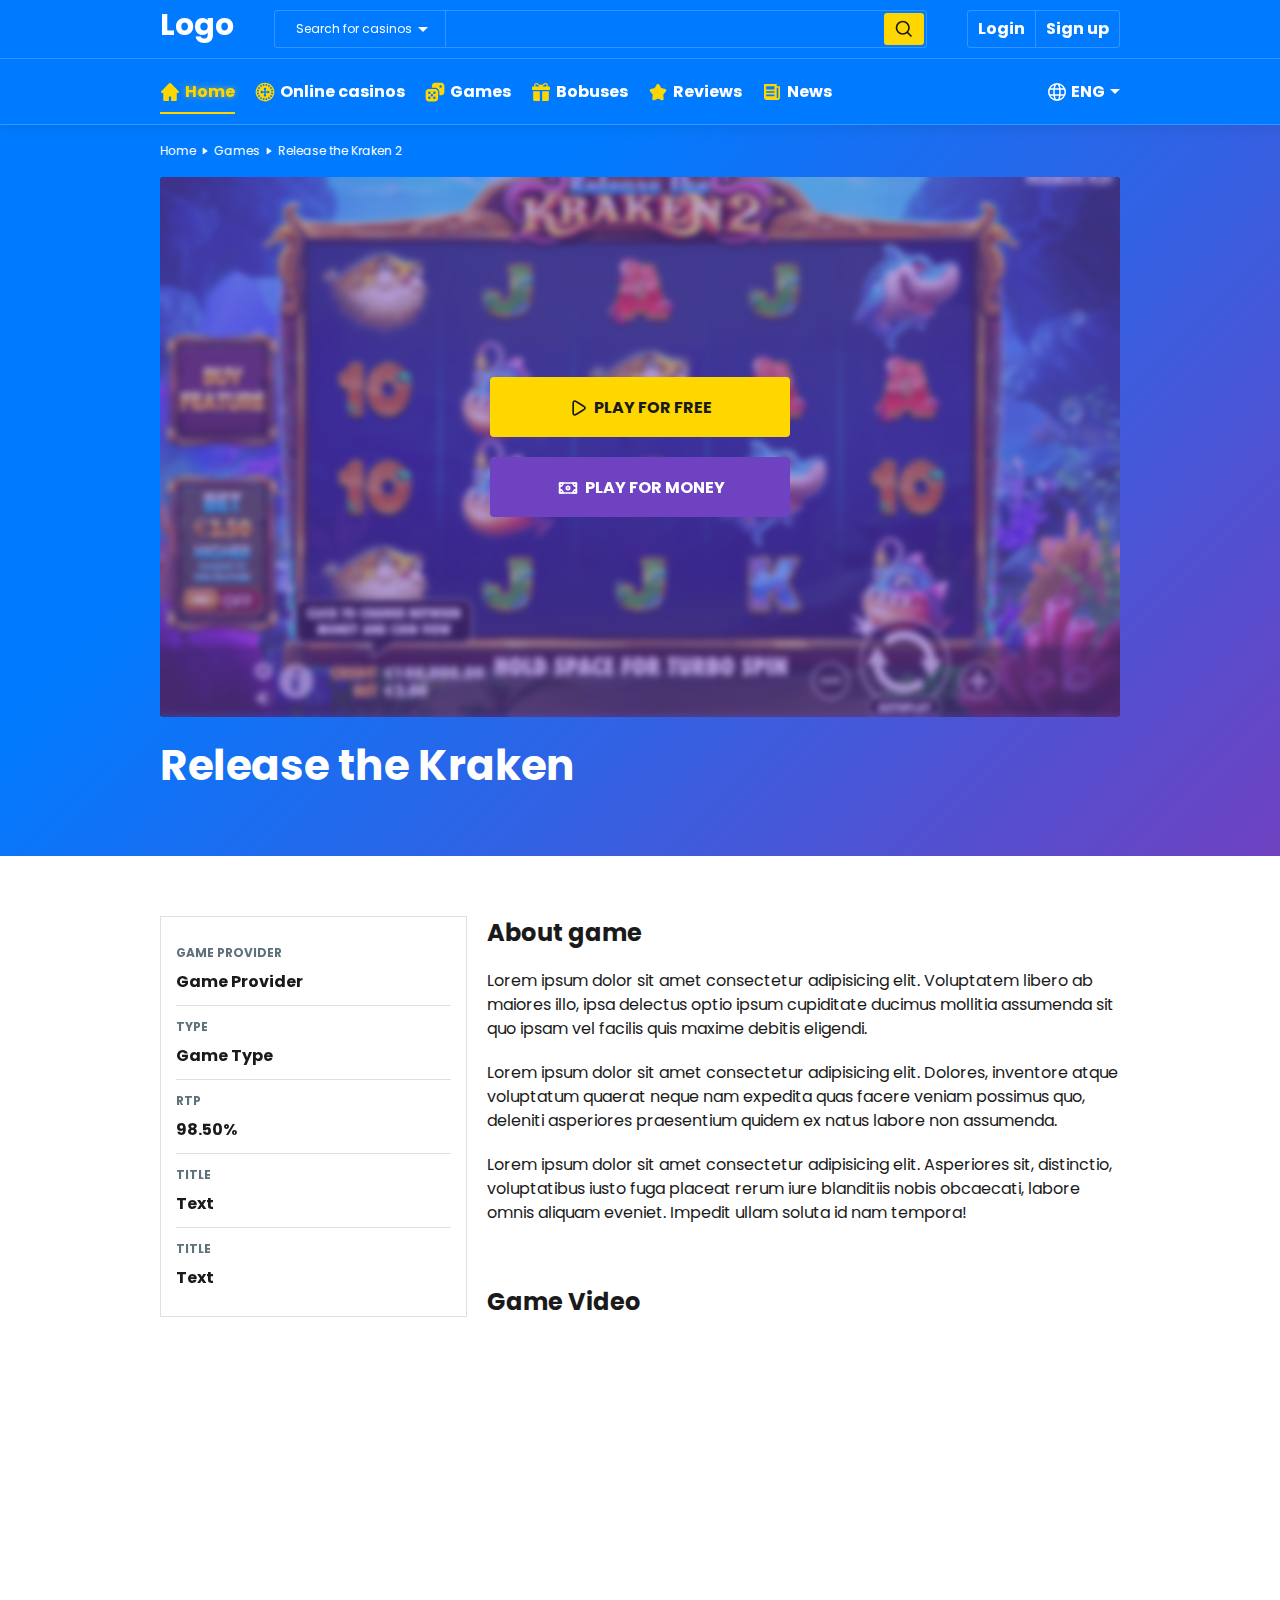
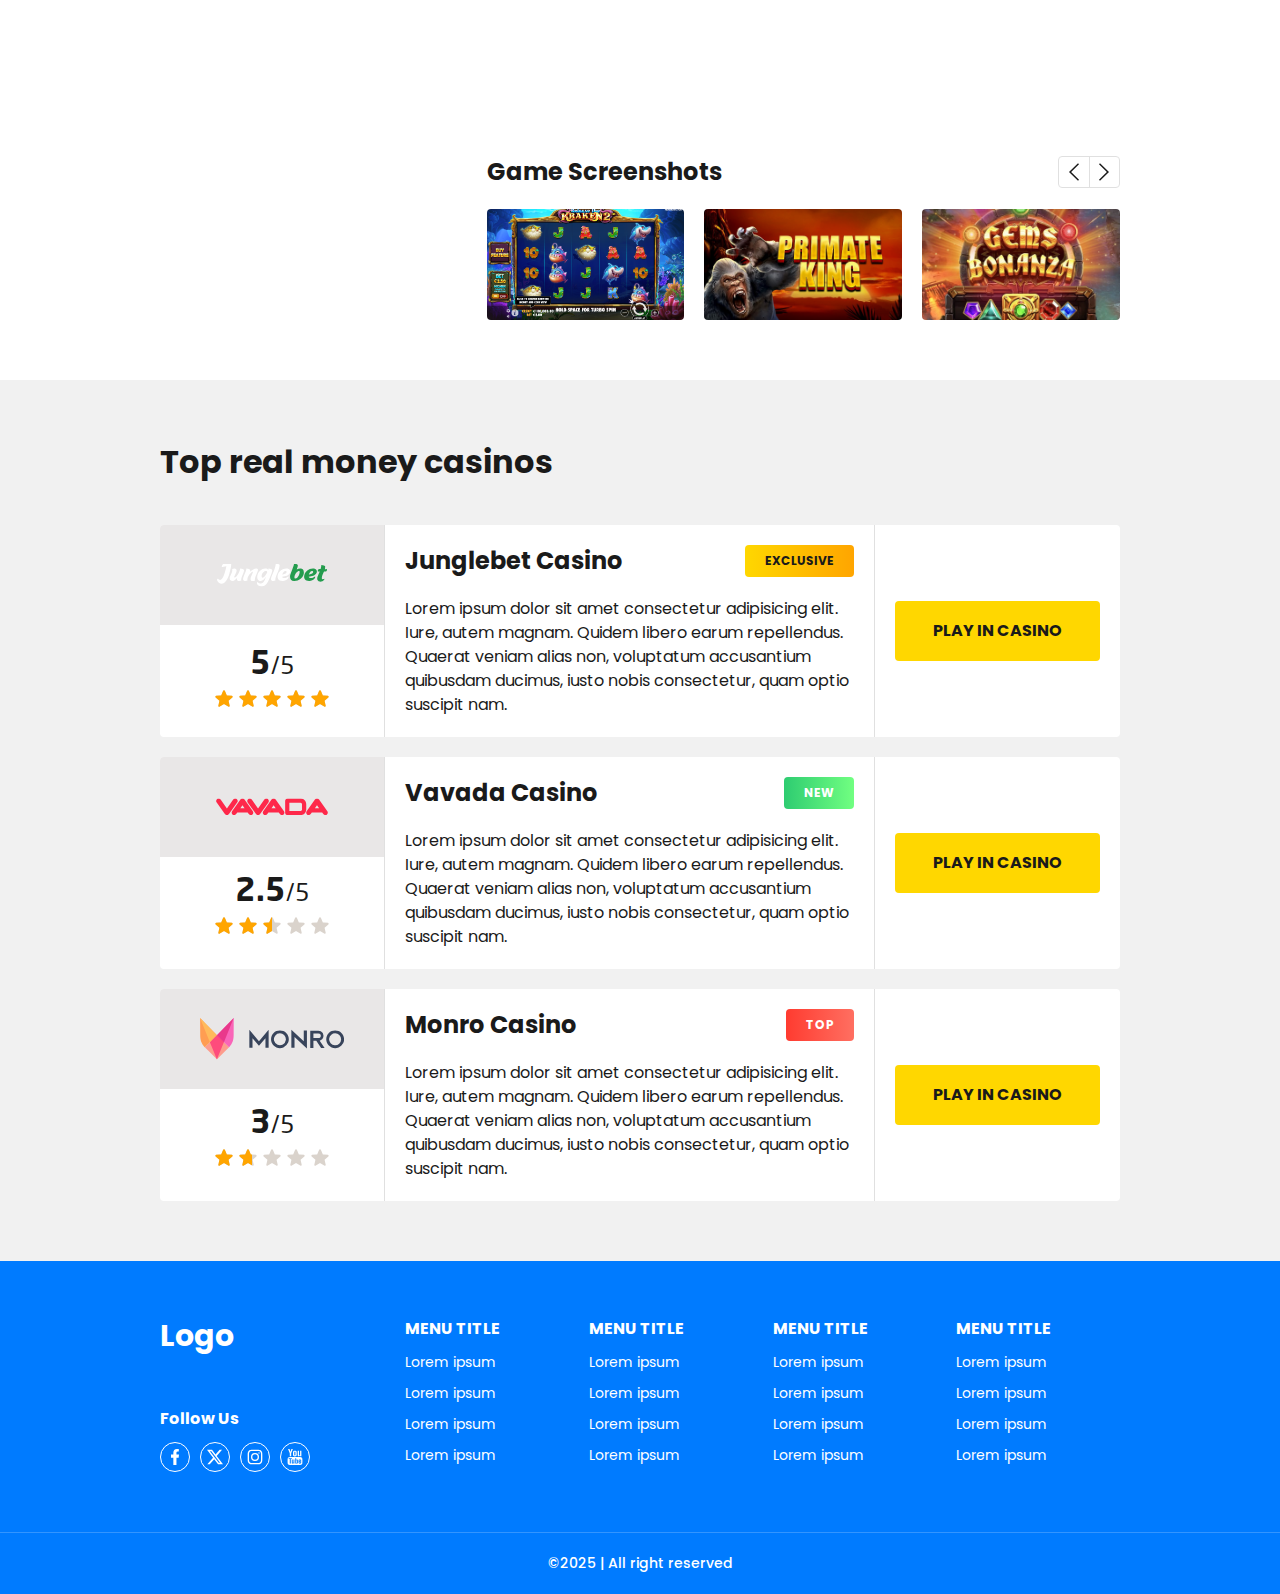
<file: game-single.html>
<!DOCTYPE html>
<html lang="en">
  <head>
    <meta charset="UTF-8">
    <meta http-equiv="X-UA-Compatible" content="IE=edge">
    <meta name="viewport" content="width=device-width, initial-scale=1.0">
    <title>Home</title>
    <link rel="preconnect" href="https://fonts.googleapis.com">
    <link rel="preconnect" href="https://fonts.gstatic.com" crossorigin>
    <link rel="stylesheet" href="https://fonts.googleapis.com/css2?family=Noto+Sans:ital,wght@0,100..900;1,100..900&amp;display=swap">
    <link rel="stylesheet" href="https://fonts.googleapis.com/css2?family=Poppins:ital,wght@0,100;0,200;0,300;0,400;0,500;0,600;0,700;0,800;0,900;1,100;1,200;1,300;1,400;1,500;1,600;1,700;1,800;1,900&amp;display=swap">
    <link rel="stylesheet" href="assets/css/libs/fancybox.css">
    <link rel="stylesheet" href="assets/css/libs/nouislider.min.css">
    <link rel="stylesheet" href="assets/css/app.min.css">
  </head>
  <body>
    <header class="header">
      <div class="header-top">
        <div class="container d-flex flex-wrap justify-between">
          <div class="header-top__logo"><a class="d-flex align-center justify-center" href="#">Logo</a></div>
          <div class="header-top__nav d-flex flex-wrap">
            <div class="header-top__nav-search">
              <form>
                <div class="form-wrap d-flex">
                  <div class="form-wrap__inner d-flex">
                    <input type="hidden" name="post_type" value="casinos">
                    <div class="form-wrap__type">
                      <label class="d-flex align-center justify-center" for="search">
                        <div class="label-title">Search for casinos</div><span class="d-flex justify-center align-center">
                          <svg class="icon icon-right-arrow icon-fill">
                            <use xlink:href="assets/symbol/svg/sprite.symbol.svg#right-arrow"></use>
                          </svg></span>
                      </label>
                      <ul>
                        <li class="active" data-type="casinos">Search for casinos</li>
                        <li data-type="games">Search for games</li>
                        <li data-type="bonuses">Search for bonuses</li>
                      </ul>
                    </div>
                    <input id="search" name="s">
                  </div>
                  <button class="d-flex align-center justify-center" type="submit">
                    <svg class="icon icon-search icon-stroke icon-20">
                      <use xlink:href="assets/symbol/svg/sprite.symbol.svg#search"></use>
                    </svg>
                  </button>
                </div>
              </form>
            </div>
            <div class="header-top__nav-auth d-flex"><a class="text-font-secondary link__popup" href="#" data-src="#login">Login</a><a class="text-font-secondary link__popup" href="#" data-src="#sign">Sign up</a></div>
            <button class="btn-burger" type="button"><span class="btn-burger__line"></span><span class="btn-burger__line"></span><span class="btn-burger__line"></span></button>
          </div>
        </div>
      </div>
      <div class="header-bottom">
        <div class="container d-flex justify-between column-md">
          <nav class="menu-primary">
            <ul class="d-flex">
              <li class="current-menu-item"><a class="d-flex align-center" href="/">
                  <div class="menu-item__icon menu-item__icon-home">
                    <svg class="icon icon-house icon-fill">
                      <use xlink:href="assets/symbol/svg/sprite.symbol.svg#house"></use>
                    </svg>
                  </div>Home</a></li>
              <li class="dropdowns"><a class="d-flex align-center" href="casinos.html" data-children="drop-1">
                  <div class="menu-item__icon">
                    <svg class="icon icon-casino-2 icon-fill">
                      <use xlink:href="assets/symbol/svg/sprite.symbol.svg#casino-2"></use>
                    </svg>
                  </div>Online casinos</a></li>
              <li class="dropdowns"><a class="d-flex align-center" href="games.html" data-children="drop-2">
                  <div class="menu-item__icon">
                    <svg class="icon icon-games icon-fill">
                      <use xlink:href="assets/symbol/svg/sprite.symbol.svg#games"></use>
                    </svg>
                  </div>Games</a></li>
              <li class="dropdowns"><a class="d-flex align-center" href="bonuses.html" data-children="drop-3">
                  <div class="menu-item__icon menu-item__icon-bonuses">
                    <svg class="icon icon-giftbox icon-fill">
                      <use xlink:href="assets/symbol/svg/sprite.symbol.svg#giftbox"></use>
                    </svg>
                  </div>Bobuses</a></li>
              <li><a class="d-flex align-center" href="reviews.html">
                  <div class="menu-item__icon">
                    <svg class="icon icon-star icon-fill">
                      <use xlink:href="assets/symbol/svg/sprite.symbol.svg#star"></use>
                    </svg>
                  </div>Reviews</a></li>
              <li><a class="d-flex align-center" href="news.html">
                  <div class="menu-item__icon menu-item__icon-news">
                    <svg class="icon icon-newspaper icon-fill">
                      <use xlink:href="assets/symbol/svg/sprite.symbol.svg#newspaper"></use>
                    </svg>
                  </div>News</a></li>
            </ul>
          </nav>
          <div class="header__lang">
            <button class="d-flex align-center">
              <svg class="icon icon-language icon-stroke icon-20">
                <use xlink:href="assets/symbol/svg/sprite.symbol.svg#language"></use>
              </svg><span>ENG</span>
            </button>
            <ul>
              <li><a class="d-flex align-center" href="#">
                  <div class="icon-lang ratio" data-lang-name="ua"></div>Українська</a></li>
              <li><a class="d-flex align-center" href="#">
                  <div class="icon-lang ratio" data-lang-name="cz"></div>Čeština</a></li>
              <li><a class="d-flex align-center" href="#">
                  <div class="icon-lang ratio" data-lang-name="dk"></div>Dansk</a></li>
              <li><a class="d-flex align-center" href="#">
                  <div class="icon-lang ratio" data-lang-name="de"></div>Deutsch</a></li>
              <li><a class="d-flex align-center" href="#">
                  <div class="icon-lang ratio" data-lang-name="gb"></div>English</a></li>
            </ul>
          </div>
        </div>
      </div>
    </header>
    <main class="main-wrapper">
      <div class="hero hero-game glow-block">
        <div class="container">
          <div class="row">
            <div class="col-12 breadscrumbs">
              <ul class="d-flex align-center">
                <li><a class="d-flex align-center" href="/">Home
                    <svg class="icon icon-right-arrow icon-fill">
                      <use xlink:href="assets/symbol/svg/sprite.symbol.svg#right-arrow"></use>
                    </svg></a></li>
                <li><a class="d-flex align-center" href="games.html">Games
                    <svg class="icon icon-right-arrow icon-fill">
                      <use xlink:href="assets/symbol/svg/sprite.symbol.svg#right-arrow"></use>
                    </svg></a></li>
                <li><span>Release the Kraken 2
                    <svg class="icon icon-right-arrow icon-fill">
                      <use xlink:href="assets/symbol/svg/sprite.symbol.svg#right-arrow"></use>
                    </svg></span></li>
              </ul>
            </div>
            <div class="col-12">
              <div class="game-overlay ratio ratio-16x9">
                <div class="game-overlay__video">
                  <div class="game-overlay__video-wrap"><iframe width="560" height="315" src="https://demogamesfree.pragmaticplay.net/hub-demo/openGame.do?lang=lithuanian&amp;cur=EUR&amp;websiteUrl=https%3A%2F%2Fclienthub.pragmaticplay.com%2F&amp;gcpif=3179&amp;gameSymbol=vs20kraken2&amp;jurisdiction=99" allowfullscreen=""></iframe></div>
                </div>
                <div class="game-overlay__desc">
                  <div class="game-overlay__desc-img"><img src="assets/images/src/games/kraken-2.png" alt=""></div>
                  <div class="game-overlay__desc-btns d-flex justify-center align-center flex-column">
                    <button class="btn btn-primary" id="freePlay" type="button">
                      <svg class="icon icon-play icon-stroke icon-20">
                        <use xlink:href="assets/symbol/svg/sprite.symbol.svg#play"></use>
                      </svg>Play for free
                    </button>
                    <button class="btn btn-secondary ancor" data-href="related" type="button">
                      <svg class="icon icon-money icon-stroke icon-20">
                        <use xlink:href="assets/symbol/svg/sprite.symbol.svg#money"></use>
                      </svg>Play for money
                    </button>
                  </div>
                </div>
              </div>
              <div class="game-title d-flex justify-between align-center">
                <h1 class="text-font-secondary text-bold">Release the Kraken</h1>
                <button class="zoom">
                  <svg class="icon icon-zoom icon-fill">
                    <use xlink:href="assets/symbol/svg/sprite.symbol.svg#zoom"></use>
                  </svg>
                </button>
              </div>
            </div>
          </div>
        </div>
      </div>
      <div class="section bg-w">
        <div class="container">
          <div class="row">
            <div class="col-4-xl col-12-md mb-60-md">
              <div class="game-left csn-left">
                <div class="csn-left__item">
                  <div class="csn-left__item-title text-font-secondary text-upper text-bold">Game Provider</div>
                  <div class="csn-left__item-wrap d-flex"> <span>Game Provider</span></div>
                </div>
                <div class="csn-left__item">
                  <div class="csn-left__item-title text-font-secondary text-upper text-bold">Type</div>
                  <div class="csn-left__item-wrap d-flex"> <span>Game Type</span></div>
                </div>
                <div class="csn-left__item">
                  <div class="csn-left__item-title text-font-secondary text-upper text-bold">RTP</div>
                  <div class="csn-left__item-wrap d-flex"><span>98.50%</span></div>
                </div>
                <div class="csn-left__item">
                  <div class="csn-left__item-title text-font-secondary text-upper text-bold">Title</div>
                  <div class="csn-left__item-wrap d-flex"><span>Text</span></div>
                </div>
                <div class="csn-left__item">
                  <div class="csn-left__item-title text-font-secondary text-upper text-bold">Title</div>
                  <div class="csn-left__item-wrap d-flex"><span>Text</span></div>
                </div>
              </div>
            </div>
            <div class="col-8-xl col-12-md">
              <div class="game-right">
                <section class="game-right__desc">
                  <h2>About game</h2>
                  <p>Lorem ipsum dolor sit amet consectetur adipisicing elit. Voluptatem libero ab maiores illo, ipsa delectus optio ipsum cupiditate ducimus mollitia assumenda sit quo ipsam vel facilis quis maxime debitis eligendi.</p>
                  <p>Lorem ipsum dolor sit amet consectetur adipisicing elit. Dolores, inventore atque voluptatum quaerat neque nam expedita quas facere veniam possimus quo, deleniti asperiores praesentium quidem ex natus labore non assumenda.</p>
                  <p>Lorem ipsum dolor sit amet consectetur adipisicing elit. Asperiores sit, distinctio, voluptatibus iusto fuga placeat rerum iure blanditiis nobis obcaecati, labore omnis aliquam eveniet. Impedit ullam soluta id nam tempora!</p>
                </section>
                <section class="game-right__video">
                  <h2>Game Video</h2>
                  <div class="ratio ratio-16x9"><iframe width="560" height="315" src="https://www.youtube.com/embed/MLpWrANjFbI?si=LQuEuTAy9QEKzlQ6" title="YouTube video player" frameborder="0" allow="accelerometer; autoplay; clipboard-write; encrypted-media; gyroscope; picture-in-picture; web-share" referrerpolicy="strict-origin-when-cross-origin" allowfullscreen></iframe></div>
                </section>
                <section class="game-right__screenshots"> 
                  <div class="title d-flex align-center justify-between">
                    <h2>Game Screenshots</h2>
                    <div class="slider-nav d-flex justify-end">
                      <button class="d-flex justify-center align-center" id="sPrev" type="button">
                        <svg class="icon icon-left-arrow icon-20">
                          <use xlink:href="assets/symbol/svg/sprite.symbol.svg#left-arrow"></use>
                        </svg>
                      </button>
                      <button class="d-flex justify-center align-center" id="sNext" type="button">
                        <svg class="icon icon-right-arrow-sl icon-20">
                          <use xlink:href="assets/symbol/svg/sprite.symbol.svg#right-arrow-sl"></use>
                        </svg>
                      </button>
                    </div>
                  </div>
                  <div class="sliders">
                    <div class="swiper" data-count="3" data-counttabl="2" data-prev="sPrev" data-next="sNext">
                      <div class="swiper-wrapper">
                        <div class="swiper-slide"><a class="ratio ratio-16x9 card-screen" data-fancybox="images" href="assets/images/src/games/kraken-2.png"><img src="assets/images/src/games/kraken-2.png" alt=""></a></div>
                        <div class="swiper-slide"><a class="ratio ratio-16x9 card-screen" data-fancybox="images" href="assets/images/src/games/primat.jpg"><img src="assets/images/src/games/primat.jpg" alt=""></a></div>
                        <div class="swiper-slide"><a class="ratio ratio-16x9 card-screen" data-fancybox="images" href="assets/images/src/games/bonanza.jpg"><img src="assets/images/src/games/bonanza.jpg" alt=""></a></div>
                        <div class="swiper-slide"><a class="ratio ratio-16x9 card-screen" data-fancybox="images" href="assets/images/src/games/kraken-2.png"><img src="assets/images/src/games/kraken-2.png" alt=""></a></div>
                        <div class="swiper-slide"><a class="ratio ratio-16x9 card-screen" data-fancybox="images" href="assets/images/src/games/kraken-2.png"><img src="assets/images/src/games/kraken-2.png" alt=""></a></div>
                        <div class="swiper-slide"><a class="ratio ratio-16x9 card-screen" data-fancybox="images" href="assets/images/src/games/kraken-2.png"><img src="assets/images/src/games/kraken-2.png" alt=""></a></div>
                      </div>
                    </div>
                  </div>
                </section>
              </div>
            </div>
          </div>
        </div>
      </div>
      <div class="game-csn section" id="related">
        <div class="container">
          <div class="row">
            <div class="col-12-xl game-csn__title">
              <h2>Top real money casinos</h2>
            </div>
            <div class="col-12-xl mb-20">
              <div class="card-csn bg-w">
                <div class="row">
                  <div class="col-3-xl col-12-sm">
                    <div class="card-csn__left d-flex flex-column">
                      <div class="card-csn__left-img ratio"><img src="assets/images/src/junglebet.svg" alt=""></div>
                      <div class="card-csn__left-rating d-flex align-center justify-center flex-column">
                        <div class="rating-count"><span>5</span>/5</div>
                        <div class="rating rating-average"><span style="width: 100%"></span></div>
                      </div>
                    </div>
                  </div>
                  <div class="col-6-xl col-12-sm">
                    <div class="card-csn__center">
                      <div class="card-csn__center-title d-flex justify-between align-center">
                        <div class="h3 text-font-secondary text-bold">Junglebet Casino</div>
                        <div class="badge exclusive">Exclusive</div>
                      </div>
                      <div class="card-csn__center-desc">
                        <p>Lorem ipsum dolor sit amet consectetur adipisicing elit. Iure, autem magnam. Quidem libero earum repellendus. Quaerat veniam alias non, voluptatum accusantium quibusdam ducimus, iusto nobis consectetur, quam optio suscipit nam.</p>
                      </div>
                    </div>
                  </div>
                  <div class="col-3-xl col-12-sm">
                    <div class="card-csn__right d-flex justify-center align-center flex-column"><a class="btn btn-primary" href="#">Play in Casino</a></div>
                  </div>
                </div>
              </div>
            </div>
            <div class="col-12-xl mb-20">
              <div class="card-csn bg-w">
                <div class="row">
                  <div class="col-3-xl col-12-sm">
                    <div class="card-csn__left">
                      <div class="card-csn__left-img ratio"><img src="assets/images/src/vavada_logo.svg" alt=""></div>
                      <div class="card-csn__left-rating d-flex align-center flex-column">
                        <div class="rating-count"><span>2.5</span>/5</div>
                        <div class="rating rating-average"><span style="width: 50%"></span></div>
                      </div>
                    </div>
                  </div>
                  <div class="col-6-xl col-12-sm">
                    <div class="card-csn__center">
                      <div class="card-csn__center-title d-flex justify-between align-center">
                        <div class="h3 text-font-secondary text-bold">Vavada Casino</div>
                        <div class="badge new">New</div>
                      </div>
                      <div class="card-csn__center-desc">
                        <p>Lorem ipsum dolor sit amet consectetur adipisicing elit. Iure, autem magnam. Quidem libero earum repellendus. Quaerat veniam alias non, voluptatum accusantium quibusdam ducimus, iusto nobis consectetur, quam optio suscipit nam.</p>
                      </div>
                    </div>
                  </div>
                  <div class="col-3-xl col-12-sm">
                    <div class="card-csn__right d-flex justify-center align-center flex-column"><a class="btn btn-primary" href="#">Play in Casino</a></div>
                  </div>
                </div>
              </div>
            </div>
            <div class="col-12-xl">
              <div class="card-csn bg-w">
                <div class="row">
                  <div class="col-3-xl col-12-sm">
                    <div class="card-csn__left">
                      <div class="card-csn__left-img ratio"><img src="assets/images/src/monro.svg" alt=""></div>
                      <div class="card-csn__left-rating d-flex align-center flex-column">
                        <div class="rating-count"><span>3</span>/5</div>
                        <div class="rating rating-average"><span style="width: 33%"></span></div>
                      </div>
                    </div>
                  </div>
                  <div class="col-6-xl col-12-sm">
                    <div class="card-csn__center">
                      <div class="card-csn__center-title d-flex justify-between align-center">
                        <div class="h3 text-font-secondary text-bold">Monro Casino</div>
                        <div class="badge top">Top</div>
                      </div>
                      <div class="card-csn__center-desc">
                        <p>Lorem ipsum dolor sit amet consectetur adipisicing elit. Iure, autem magnam. Quidem libero earum repellendus. Quaerat veniam alias non, voluptatum accusantium quibusdam ducimus, iusto nobis consectetur, quam optio suscipit nam.</p>
                      </div>
                    </div>
                  </div>
                  <div class="col-3-xl col-12-sm">
                    <div class="card-csn__right d-flex justify-center align-center flex-column"><a class="btn btn-primary" href="#">Play in Casino</a></div>
                  </div>
                </div>
              </div>
            </div>
          </div>
        </div>
      </div>
    </main>
    <div class="footer">
      <div class="footer-top">
        <div class="container">
          <div class="row">
            <div class="col-3-xl col-12-md first-row">
              <div class="footer__logo"><a class="d-flex align-center text-font-secondary" href="#">Logo</a></div>
              <div class="footer__social">
                <div class="footer__social-title text-font-secondary">Follow Us</div>
                <ul class="d-flex">
                  <li><a class="d-flex justify-center align-center" href="#">
                      <svg class="icon icon-facebook icon-fill">
                        <use xlink:href="assets/symbol/svg/sprite.symbol.svg#facebook"></use>
                      </svg></a></li>
                  <li><a class="d-flex justify-center align-center" href="#">
                      <svg class="icon icon-twitter-x icon-fill">
                        <use xlink:href="assets/symbol/svg/sprite.symbol.svg#twitter-x"></use>
                      </svg></a></li>
                  <li><a class="d-flex justify-center align-center" href="#">
                      <svg class="icon icon-instagram icon-fill">
                        <use xlink:href="assets/symbol/svg/sprite.symbol.svg#instagram"></use>
                      </svg></a></li>
                  <li><a class="d-flex justify-center align-center" href="#">
                      <svg class="icon icon-youtube icon-fill">
                        <use xlink:href="assets/symbol/svg/sprite.symbol.svg#youtube"></use>
                      </svg></a></li>
                </ul>
              </div>
            </div>
            <div class="col-9-xl col-12-md">
              <div class="row">
                <div class="col-3-xl col-6-md col-12-sm mb-20-md">
                  <div class="footer__nav">
                    <div class="footer__nav-title text-font-secondary text-upper text-bold">Menu title</div>
                    <nav>
                      <ul>
                        <li><a href="">Lorem ipsum</a></li>
                        <li><a href="">Lorem ipsum</a></li>
                        <li><a href="">Lorem ipsum</a></li>
                        <li><a href="">Lorem ipsum</a></li>
                      </ul>
                    </nav>
                  </div>
                </div>
                <div class="col-3-xl col-6-md col-12-sm mb-20-md">
                  <div class="footer__nav">
                    <div class="footer__nav-title text-font-secondary text-upper text-bold">Menu title</div>
                    <nav>
                      <ul>
                        <li><a href="">Lorem ipsum</a></li>
                        <li><a href="">Lorem ipsum</a></li>
                        <li><a href="">Lorem ipsum</a></li>
                        <li><a href="">Lorem ipsum</a></li>
                      </ul>
                    </nav>
                  </div>
                </div>
                <div class="col-3-xl col-6-md col-12-sm mb-20-md">
                  <div class="footer__nav">
                    <div class="footer__nav-title text-font-secondary text-upper text-bold">Menu title</div>
                    <nav>
                      <ul>
                        <li><a href="">Lorem ipsum</a></li>
                        <li><a href="">Lorem ipsum</a></li>
                        <li><a href="">Lorem ipsum</a></li>
                        <li><a href="">Lorem ipsum</a></li>
                      </ul>
                    </nav>
                  </div>
                </div>
                <div class="col-3-xl col-6-md col-12-sm mb-20-md">
                  <div class="footer__nav">
                    <div class="footer__nav-title text-font-secondary text-upper text-bold">Menu title</div>
                    <nav>
                      <ul>
                        <li><a href="">Lorem ipsum</a></li>
                        <li><a href="">Lorem ipsum</a></li>
                        <li><a href="">Lorem ipsum</a></li>
                        <li><a href="">Lorem ipsum</a></li>
                      </ul>
                    </nav>
                  </div>
                </div>
              </div>
            </div>
          </div>
        </div>
      </div>
      <div class="footer__bottom">
        <div class="container">
          <div class="row">
            <div class="col-12">
              <p>©2025 | All right reserved</p>
            </div>
          </div>
        </div>
      </div>
    </div>
    <div class="menu-sub" id="drop-1">
      <div class="container">
        <div class="menu-sub__wrap">
          <div class="row">
            <div class="col-9-xl">
              <div class="row">
                <div class="col-4-xl">
                  <div class="title">Online casinos</div>
                  <nav>
                    <ul>
                      <li><a href="#">Lorem Ipsum is simply dummy</a></li>
                      <li><a href="#">Lorem Ipsum is simply dummy</a></li>
                      <li><a href="#">Lorem Ipsum is simply dummy</a></li>
                    </ul>
                  </nav>
                </div>
                <div class="col-4-xl">
                  <div class="title">Popular filters</div>
                  <nav>
                    <ul>
                      <li><a href="#">Lorem Ipsum is simply dummy lorem Ipsum is simply dummy</a></li>
                      <li><a href="#">Lorem Ipsum is simply dummy</a></li>
                      <li><a href="#">Lorem Ipsum is simply dummy</a></li>
                      <li><a href="#">Lorem Ipsum is simply dummy</a></li>
                    </ul>
                  </nav>
                </div>
                <div class="col-4-xl">
                  <div class="title">Casinos by payment method</div>
                  <nav>
                    <ul>
                      <li><a href="#">Lorem Ipsum is simply dummy</a></li>
                      <li><a href="#">Lorem Ipsum is simply dummy</a></li>
                      <li><a href="#">Lorem Ipsum is simply dummy</a></li>
                      <li><a href="#">Lorem Ipsum is simply dummy</a></li>
                      <li><a href="#">Lorem Ipsum is simply dummy</a></li>
                    </ul>
                  </nav>
                </div>
              </div>
            </div>
            <div class="col-3-xl d-flex justify-center align-center">
              <p>Img baner</p>
            </div>
          </div>
        </div>
      </div>
    </div>
    <div class="menu-sub" id="drop-2">
      <div class="container">
        <div class="menu-sub__wrap">
          <div class="row">
            <div class="col-9-xl">
              <div class="row">
                <div class="col-4-xl">
                  <div class="title">Online games</div>
                  <nav>
                    <ul>
                      <li><a href="#">Lorem Ipsum is simply dummy</a></li>
                      <li><a href="#">Lorem Ipsum is simply dummy</a></li>
                      <li><a href="#">Lorem Ipsum is simply dummy</a></li>
                    </ul>
                  </nav>
                </div>
                <div class="col-4-xl">
                  <div class="title">Popular games</div>
                  <nav>
                    <ul>
                      <li><a href="#">Lorem Ipsum is simply dummy lorem Ipsum is simply dummy</a></li>
                      <li><a href="#">Lorem Ipsum is simply dummy</a></li>
                      <li><a href="#">Lorem Ipsum is simply dummy</a></li>
                      <li><a href="#">Lorem Ipsum is simply dummy</a></li>
                    </ul>
                  </nav>
                </div>
                <div class="col-4-xl">
                  <div class="title">Free games</div>
                  <nav>
                    <ul>
                      <li><a href="#">Lorem Ipsum is simply dummy</a></li>
                      <li><a href="#">Lorem Ipsum is simply dummy</a></li>
                      <li><a href="#">Lorem Ipsum is simply dummy</a></li>
                      <li><a href="#">Lorem Ipsum is simply dummy</a></li>
                      <li><a href="#">Lorem Ipsum is simply dummy</a></li>
                    </ul>
                  </nav>
                </div>
              </div>
            </div>
            <div class="col-3-xl d-flex justify-center align-center">
              <p>Img baner</p>
            </div>
          </div>
        </div>
      </div>
    </div>
    <div class="menu-sub" id="drop-2">
      <div class="container">
        <div class="menu-sub__wrap">
          <div class="row">
            <div class="col-9-xl">
              <div class="row">
                <div class="col-4-xl">
                  <div class="title">Online games</div>
                  <nav>
                    <ul>
                      <li><a href="#">Lorem Ipsum is simply dummy</a></li>
                      <li><a href="#">Lorem Ipsum is simply dummy</a></li>
                      <li><a href="#">Lorem Ipsum is simply dummy</a></li>
                    </ul>
                  </nav>
                </div>
                <div class="col-4-xl">
                  <div class="title">Popular games</div>
                  <nav>
                    <ul>
                      <li><a href="#">Lorem Ipsum is simply dummy lorem Ipsum is simply dummy</a></li>
                      <li><a href="#">Lorem Ipsum is simply dummy</a></li>
                      <li><a href="#">Lorem Ipsum is simply dummy</a></li>
                      <li><a href="#">Lorem Ipsum is simply dummy</a></li>
                    </ul>
                  </nav>
                </div>
                <div class="col-4-xl">
                  <div class="title">Free games</div>
                  <nav>
                    <ul>
                      <li><a href="#">Lorem Ipsum is simply dummy</a></li>
                      <li><a href="#">Lorem Ipsum is simply dummy</a></li>
                      <li><a href="#">Lorem Ipsum is simply dummy</a></li>
                      <li><a href="#">Lorem Ipsum is simply dummy</a></li>
                      <li><a href="#">Lorem Ipsum is simply dummy</a></li>
                    </ul>
                  </nav>
                </div>
              </div>
            </div>
            <div class="col-3-xl d-flex justify-center align-center">
              <p>Img baner</p>
            </div>
          </div>
        </div>
      </div>
    </div>
    <div class="menu-sub" id="drop-3">
      <div class="container">
        <div class="menu-sub__wrap">
          <div class="row">
            <div class="col-9-xl">
              <div class="row">
                <div class="col-4-xl">
                  <div class="title">Bonys type</div>
                  <nav>
                    <ul>
                      <li><a href="#">Lorem Ipsum is simply dummy</a></li>
                      <li><a href="#">Lorem Ipsum is simply dummy</a></li>
                      <li><a href="#">Lorem Ipsum is simply dummy</a></li>
                    </ul>
                  </nav>
                </div>
                <div class="col-4-xl">
                  <div class="title">All bonuses</div>
                  <nav>
                    <ul>
                      <li><a href="#">Lorem Ipsum is simply dummy lorem Ipsum is simply dummy</a></li>
                      <li><a href="#">Lorem Ipsum is simply dummy</a></li>
                      <li><a href="#">Lorem Ipsum is simply dummy</a></li>
                      <li><a href="#">Lorem Ipsum is simply dummy</a></li>
                    </ul>
                  </nav>
                </div>
                <div class="col-4-xl">
                  <div class="title">No deposit bonuses</div>
                  <nav>
                    <ul>
                      <li><a href="#">Lorem Ipsum is simply dummy</a></li>
                      <li><a href="#">Lorem Ipsum is simply dummy</a></li>
                      <li><a href="#">Lorem Ipsum is simply dummy</a></li>
                      <li><a href="#">Lorem Ipsum is simply dummy</a></li>
                      <li><a href="#">Lorem Ipsum is simply dummy</a></li>
                    </ul>
                  </nav>
                </div>
              </div>
            </div>
            <div class="col-3-xl d-flex justify-center align-center">
              <p>Img baner</p>
            </div>
          </div>
        </div>
      </div>
    </div>
    <div class="popup" id="login" style="display: none">
      <div class="popup-title">Login</div>
      <form>
        <div class="form-row">
          <input type="text" placeholder="Login">
        </div>
        <div class="form-row">
          <input type="password" placeholder="Password">
        </div>
        <div class="form-login d-flex justify-center">
          <button class="btn btn-primary" type="button">Login</button>
        </div>
      </form>
    </div>
    <div class="popup" id="sign" style="display: none">
      <div class="popup-title">Sign Up</div>
      <form>
        <div class="form-row">
          <input type="text" placeholder="Login">
        </div>
        <div class="form-row">
          <input type="email" placeholder="Email">
        </div>
        <div class="form-row">
          <input type="password" placeholder="Password">
        </div>
        <div class="form-row">
          <input type="password" placeholder="Confirm password">
        </div>
        <div class="form-login d-flex justify-center">
          <button class="btn btn-primary" type="button">Sign up</button>
        </div>
      </form>
    </div>
    <script src="assets/js/libs/fancybox.umd.js"></script>
    <script src="assets/js/libs/purecounter.js"></script>
    <script src="assets/js/libs/swiper-bundle.min.js"></script>
    <script src="assets/js/libs/nouislider.min.js"></script>
    <script src="assets/js/json/countries_flags_local.js"></script>
    <script src="assets/js/app.js"></script>
  </body>
</html>
</file>
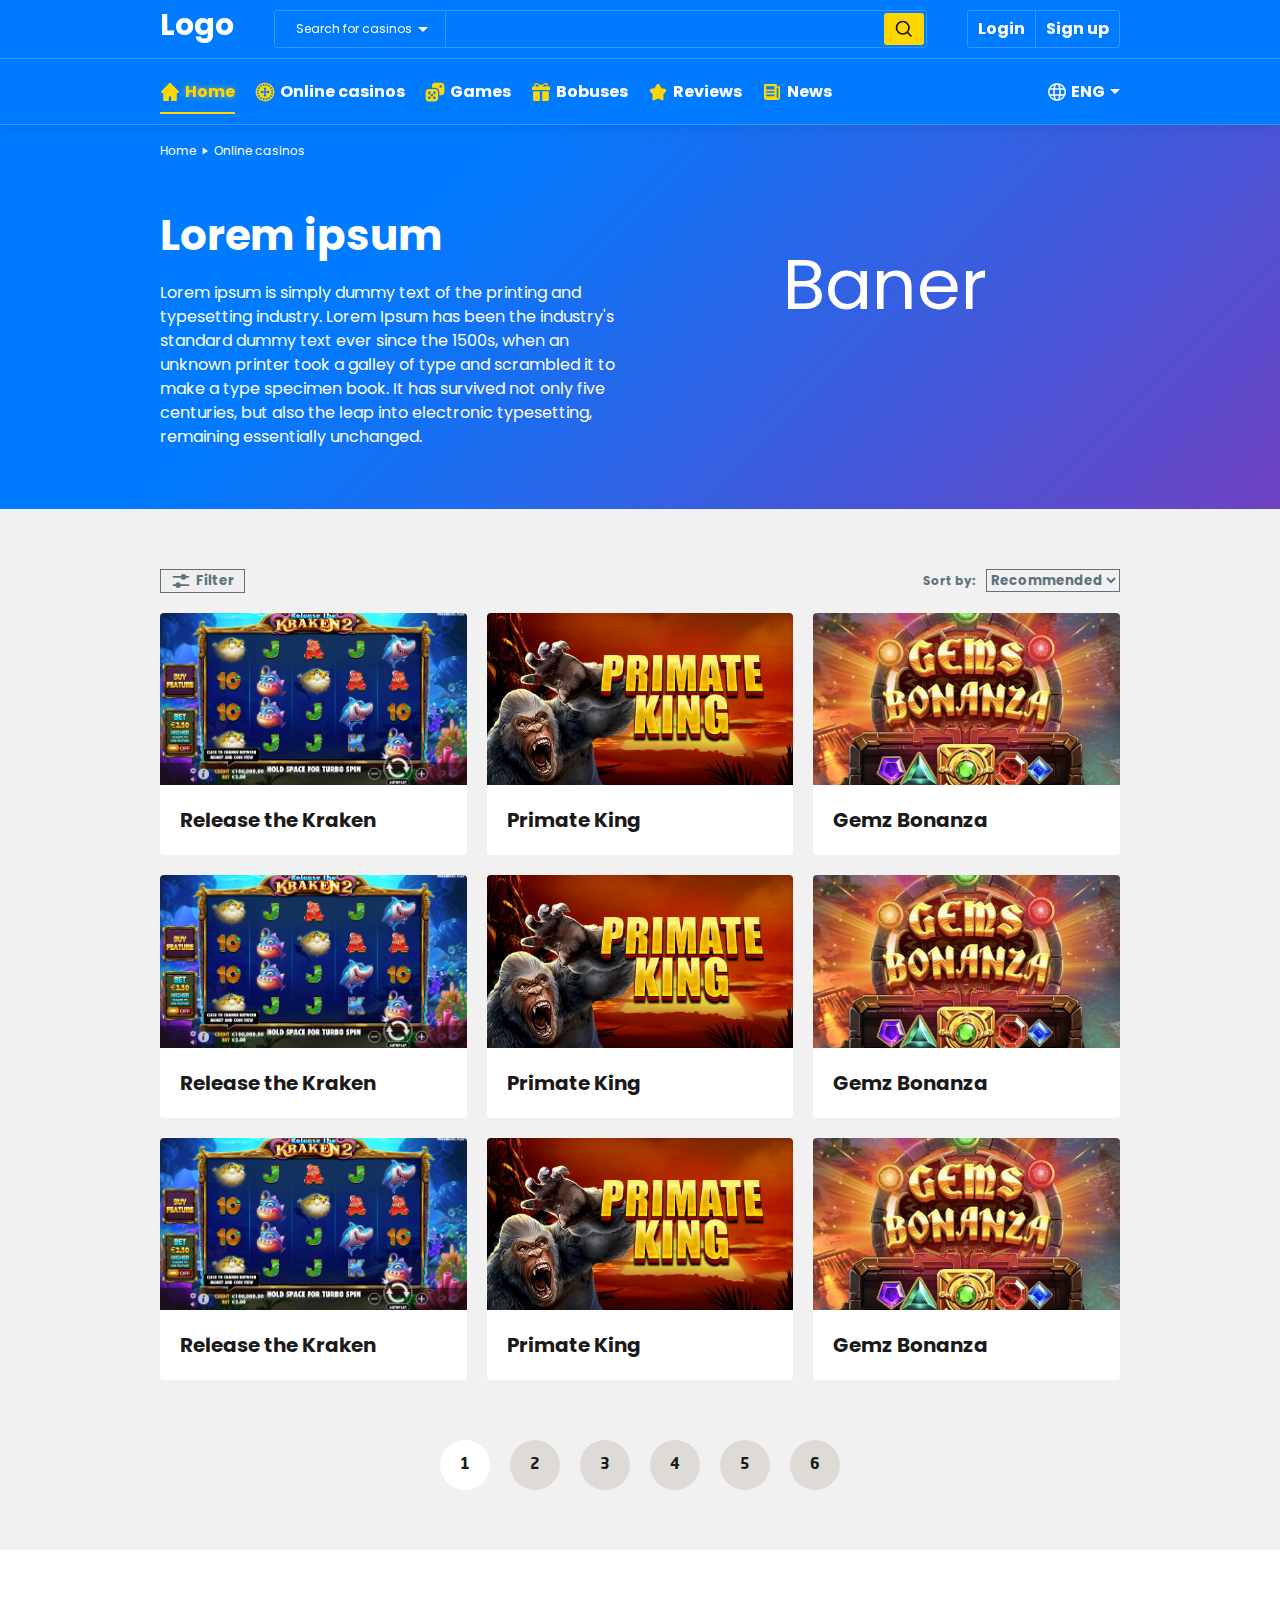
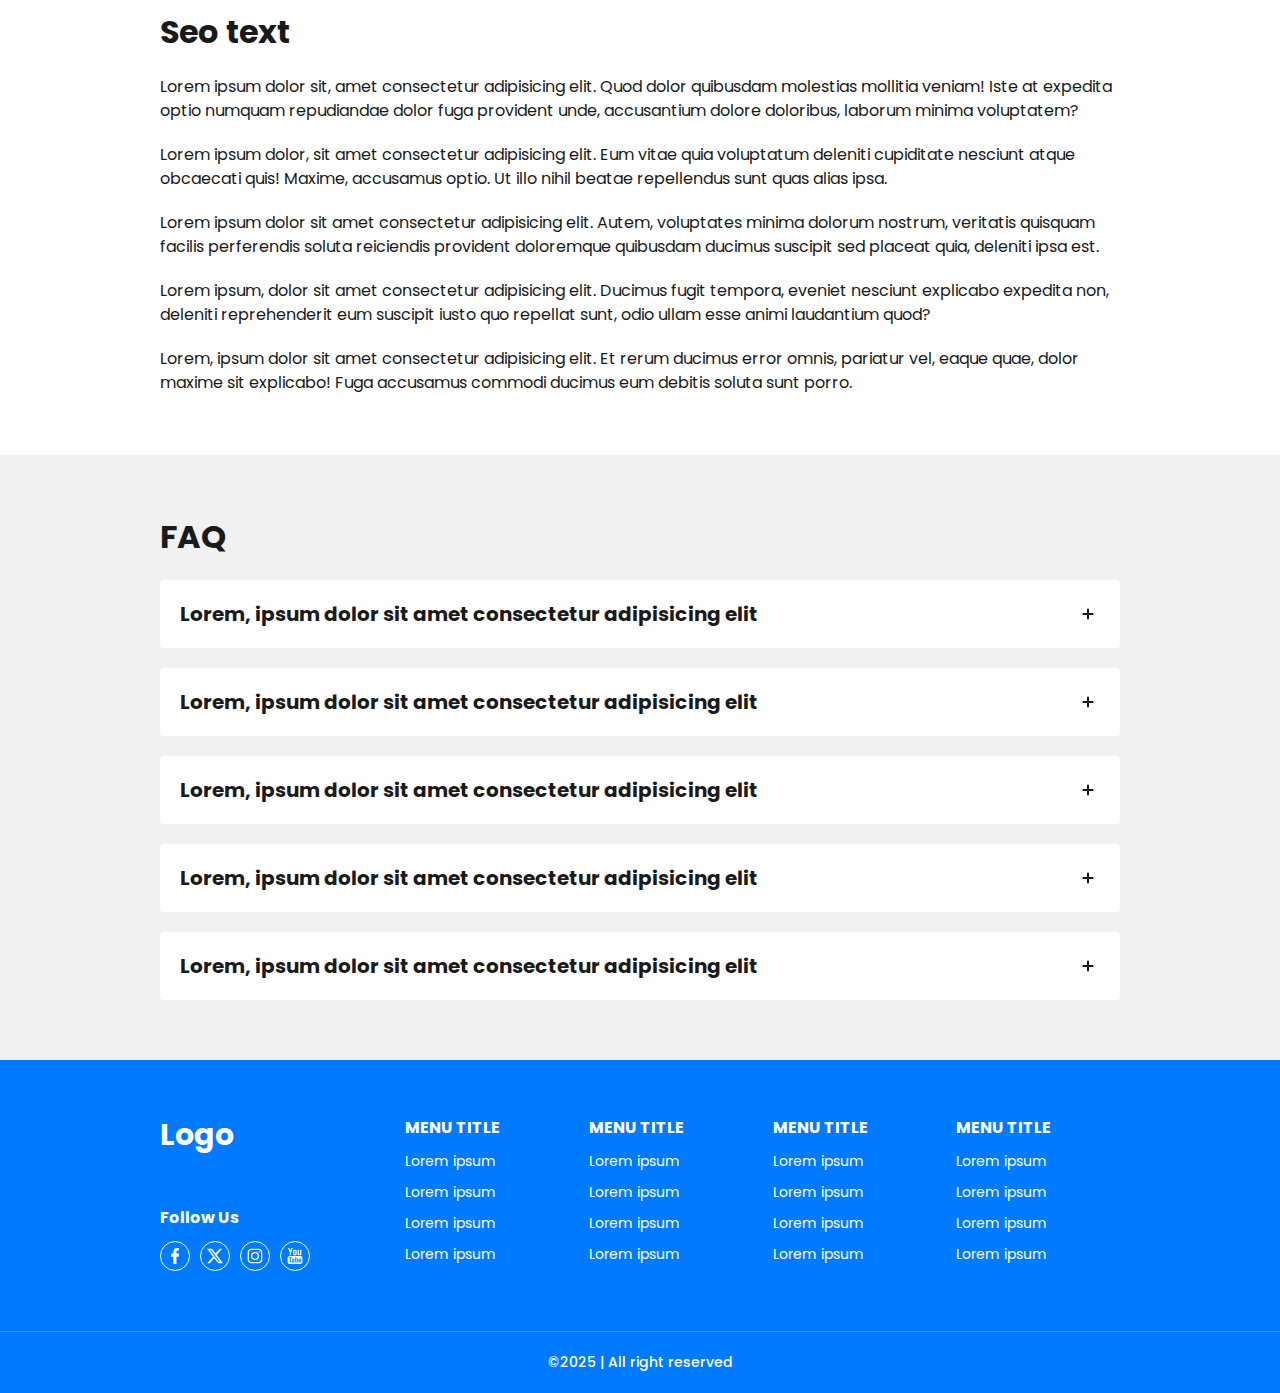
<file: games.html>
<!DOCTYPE html>
<html lang="en">
  <head>
    <meta charset="UTF-8">
    <meta http-equiv="X-UA-Compatible" content="IE=edge">
    <meta name="viewport" content="width=device-width, initial-scale=1.0">
    <title>Home</title>
    <link rel="preconnect" href="https://fonts.googleapis.com">
    <link rel="preconnect" href="https://fonts.gstatic.com" crossorigin>
    <link rel="stylesheet" href="https://fonts.googleapis.com/css2?family=Noto+Sans:ital,wght@0,100..900;1,100..900&amp;display=swap">
    <link rel="stylesheet" href="https://fonts.googleapis.com/css2?family=Poppins:ital,wght@0,100;0,200;0,300;0,400;0,500;0,600;0,700;0,800;0,900;1,100;1,200;1,300;1,400;1,500;1,600;1,700;1,800;1,900&amp;display=swap">
    <link rel="stylesheet" href="assets/css/libs/fancybox.css">
    <link rel="stylesheet" href="assets/css/libs/nouislider.min.css">
    <link rel="stylesheet" href="assets/css/app.min.css">
  </head>
  <body>
    <header class="header">
      <div class="header-top">
        <div class="container d-flex flex-wrap justify-between">
          <div class="header-top__logo"><a class="d-flex align-center justify-center" href="#">Logo</a></div>
          <div class="header-top__nav d-flex flex-wrap">
            <div class="header-top__nav-search">
              <form>
                <div class="form-wrap d-flex">
                  <div class="form-wrap__inner d-flex">
                    <input type="hidden" name="post_type" value="casinos">
                    <div class="form-wrap__type">
                      <label class="d-flex align-center justify-center" for="search">
                        <div class="label-title">Search for casinos</div><span class="d-flex justify-center align-center">
                          <svg class="icon icon-right-arrow icon-fill">
                            <use xlink:href="assets/symbol/svg/sprite.symbol.svg#right-arrow"></use>
                          </svg></span>
                      </label>
                      <ul>
                        <li class="active" data-type="casinos">Search for casinos</li>
                        <li data-type="games">Search for games</li>
                        <li data-type="bonuses">Search for bonuses</li>
                      </ul>
                    </div>
                    <input id="search" name="s">
                  </div>
                  <button class="d-flex align-center justify-center" type="submit">
                    <svg class="icon icon-search icon-stroke icon-20">
                      <use xlink:href="assets/symbol/svg/sprite.symbol.svg#search"></use>
                    </svg>
                  </button>
                </div>
              </form>
            </div>
            <div class="header-top__nav-auth d-flex"><a class="text-font-secondary link__popup" href="#" data-src="#login">Login</a><a class="text-font-secondary link__popup" href="#" data-src="#sign">Sign up</a></div>
            <button class="btn-burger" type="button"><span class="btn-burger__line"></span><span class="btn-burger__line"></span><span class="btn-burger__line"></span></button>
          </div>
        </div>
      </div>
      <div class="header-bottom">
        <div class="container d-flex justify-between column-md">
          <nav class="menu-primary">
            <ul class="d-flex">
              <li class="current-menu-item"><a class="d-flex align-center" href="/">
                  <div class="menu-item__icon menu-item__icon-home">
                    <svg class="icon icon-house icon-fill">
                      <use xlink:href="assets/symbol/svg/sprite.symbol.svg#house"></use>
                    </svg>
                  </div>Home</a></li>
              <li class="dropdowns"><a class="d-flex align-center" href="casinos.html" data-children="drop-1">
                  <div class="menu-item__icon">
                    <svg class="icon icon-casino-2 icon-fill">
                      <use xlink:href="assets/symbol/svg/sprite.symbol.svg#casino-2"></use>
                    </svg>
                  </div>Online casinos</a></li>
              <li class="dropdowns"><a class="d-flex align-center" href="games.html" data-children="drop-2">
                  <div class="menu-item__icon">
                    <svg class="icon icon-games icon-fill">
                      <use xlink:href="assets/symbol/svg/sprite.symbol.svg#games"></use>
                    </svg>
                  </div>Games</a></li>
              <li class="dropdowns"><a class="d-flex align-center" href="bonuses.html" data-children="drop-3">
                  <div class="menu-item__icon menu-item__icon-bonuses">
                    <svg class="icon icon-giftbox icon-fill">
                      <use xlink:href="assets/symbol/svg/sprite.symbol.svg#giftbox"></use>
                    </svg>
                  </div>Bobuses</a></li>
              <li><a class="d-flex align-center" href="reviews.html">
                  <div class="menu-item__icon">
                    <svg class="icon icon-star icon-fill">
                      <use xlink:href="assets/symbol/svg/sprite.symbol.svg#star"></use>
                    </svg>
                  </div>Reviews</a></li>
              <li><a class="d-flex align-center" href="news.html">
                  <div class="menu-item__icon menu-item__icon-news">
                    <svg class="icon icon-newspaper icon-fill">
                      <use xlink:href="assets/symbol/svg/sprite.symbol.svg#newspaper"></use>
                    </svg>
                  </div>News</a></li>
            </ul>
          </nav>
          <div class="header__lang">
            <button class="d-flex align-center">
              <svg class="icon icon-language icon-stroke icon-20">
                <use xlink:href="assets/symbol/svg/sprite.symbol.svg#language"></use>
              </svg><span>ENG</span>
            </button>
            <ul>
              <li><a class="d-flex align-center" href="#">
                  <div class="icon-lang ratio" data-lang-name="ua"></div>Українська</a></li>
              <li><a class="d-flex align-center" href="#">
                  <div class="icon-lang ratio" data-lang-name="cz"></div>Čeština</a></li>
              <li><a class="d-flex align-center" href="#">
                  <div class="icon-lang ratio" data-lang-name="dk"></div>Dansk</a></li>
              <li><a class="d-flex align-center" href="#">
                  <div class="icon-lang ratio" data-lang-name="de"></div>Deutsch</a></li>
              <li><a class="d-flex align-center" href="#">
                  <div class="icon-lang ratio" data-lang-name="gb"></div>English</a></li>
            </ul>
          </div>
        </div>
      </div>
    </header>
    <main class="main-wrapper">
      <div class="hero hero-home glow-block">
        <div class="container">
          <div class="row">
            <div class="col-12 breadscrumbs">
              <ul class="d-flex align-center">
                <li><a class="d-flex align-center" href="/">Home
                    <svg class="icon icon-right-arrow icon-fill">
                      <use xlink:href="assets/symbol/svg/sprite.symbol.svg#right-arrow"></use>
                    </svg></a></li>
                <li><span class="d-flex align-center">Online casinos
                    <svg class="icon icon-right-arrow icon-fill">
                      <use xlink:href="assets/symbol/svg/sprite.symbol.svg#right-arrow"></use>
                    </svg></span></li>
              </ul>
            </div>
            <div class="col-6-xl col-12-sm d-flex justify-center flex-column mb-20-sm">
              <h1>Lorem ipsum</h1>
              <p>Lorem ipsum is simply dummy text of the printing and typesetting industry. Lorem Ipsum has been the industry's standard dummy text ever since the 1500s, when an unknown printer took a galley of type and scrambled it to make a type specimen book. It has survived not only five centuries, but also the leap into electronic typesetting, remaining essentially unchanged. </p>
            </div>
            <div class="col-6-xl col-12-sm">
              <div class="hero__img ratio d-flex justify-center align-center">
                <div class="baner">Baner</div>
              </div>
            </div>
          </div>
        </div>
      </div>
      <div class="section">
        <div class="csn">
          <div class="container">
            <div class="row">
              <div class="col-3-xl col-12-lg">
                <div class="csn-filter">
                  <div class="csn-filter__title text-font-secondary text-bold">Filter games</div>
                  <div class="filter__wrap csn-filter__wrap accordion">
                    <div class="filter__item accordion__item active">
                      <div class="filter__title accordion__title d-flex align-center justify-between">Game provider</div>
                      <div class="filter__container accordion__wrap" style="max-height: initial">
                        <ul>
                          <li>
                            <input id="provider_1" type="checkbox" name="provider[]" value="1">
                            <label for="provider_1">
                              <svg class="icon icon-check icon-fill">
                                <use xlink:href="assets/symbol/svg/sprite.symbol.svg#check"></use>
                              </svg>Novomatic
                            </label>
                          </li>
                          <li>
                            <input id="provider_2" type="checkbox" name="provider[]" value="2">
                            <label for="provider_2">
                              <svg class="icon icon-check icon-fill">
                                <use xlink:href="assets/symbol/svg/sprite.symbol.svg#check"></use>
                              </svg>Nolimit City
                            </label>
                          </li>
                          <li>
                            <input id="provider_4" type="checkbox" name="provider[]" value="4">
                            <label for="provider_4">
                              <svg class="icon icon-check icon-fill">
                                <use xlink:href="assets/symbol/svg/sprite.symbol.svg#check"></use>
                              </svg>Red Tiger
                            </label>
                          </li>
                        </ul>
                      </div>
                    </div>
                    <div class="filter__item accordion__item">
                      <div class="filter__title accordion__title d-flex align-center justify-between">Game type</div>
                      <div class="filter__container accordion__wrap">
                        <ul>
                          <li>
                            <input id="type_1" type="checkbox" name="type[]" value="1">
                            <label for="type_1">
                              <svg class="icon icon-check icon-fill">
                                <use xlink:href="assets/symbol/svg/sprite.symbol.svg#check"></use>
                              </svg>Slots
                            </label>
                          </li>
                          <li>
                            <input id="type_2" type="checkbox" name="type[]" value="2">
                            <label for="type_2">
                              <svg class="icon icon-check icon-fill">
                                <use xlink:href="assets/symbol/svg/sprite.symbol.svg#check"></use>
                              </svg>Roulette
                            </label>
                          </li>
                          <li>
                            <input id="type_4" type="checkbox" name="type[]" value="4">
                            <label for="type_4">
                              <svg class="icon icon-check icon-fill">
                                <use xlink:href="assets/symbol/svg/sprite.symbol.svg#check"></use>
                              </svg>Blackjack
                            </label>
                          </li>
                        </ul>
                      </div>
                    </div>
                    <div class="filter__item accordion__item">
                      <div class="filter__title accordion__title d-flex align-center justify-between">Demo</div>
                      <div class="filter__container accordion__wrap">
                        <ul>
                          <li>
                            <input id="demo_1" type="radio" name="demo" value="1">
                            <label for="demo_1">No</label>
                          </li>
                          <li>
                            <input id="demo_2" type="radio" name="demo" value="2">
                            <label for="demo_2">Yes</label>
                          </li>
                        </ul>
                      </div>
                    </div>
                  </div>
                </div>
              </div>
              <div class="col-9-xl col-12-lg">
                <div class="csn-order d-flex justify-between align-center">
                  <button class="btn-filter" type="button">
                    <svg class="icon icon-filter icon-fill icon-20">
                      <use xlink:href="assets/symbol/svg/sprite.symbol.svg#filter"></use>
                    </svg>Filter
                  </button>
                  <div class="csn-order__form d-flex justify-end align-center"><span>Sort by: </span>
                    <form>
                      <select>
                        <option value="1">Recommended</option>
                        <option value="1">Recommended</option>
                        <option value="1">Recommended</option>
                        <option value="1">Recommended</option>
                      </select>
                    </form>
                  </div>
                </div>
                <div class="games">
                  <div class="row">
                    <div class="col-4-xl col-12-sm mb-20">
                      <div class="card-game bg-w">
                        <div class="card-game__header"><a class="ratio ratio-16x9" href="game-single.html"><img src="assets/images/src/games/kraken-2.png" alt=""></a></div>
                        <div class="card-game__title"><a class="text-font-secondary text-bold" href="game-single.html">Release the Kraken</a></div>
                        <div class="card-game__wrapper">
                          <div class="card-game__wrapper-header">
                            <div class="ratio ratio-16x9"><img src="assets/images/src/games/kraken-2.png" alt=""></div>
                          </div>
                          <div class="card-game__wrapper-footer"><a class="btn btn-primary" href="game-single.html">Play for free</a><a class="btn btn-secondary" href="game-single.html#related">Play for money</a></div>
                        </div>
                      </div>
                    </div>
                    <div class="col-4-xl col-12-sm mb-20">
                      <div class="card-game bg-w">
                        <div class="card-game__header"><a class="ratio ratio-16x9" href="game-single.html"><img src="assets/images/src/games/primat.jpg" alt=""></a></div>
                        <div class="card-game__title"><a href="game-single.html">Primate King</a></div>
                        <div class="card-game__wrapper">
                          <div class="card-game__wrapper-header">
                            <div class="ratio ratio-16x9"><img src="assets/images/src/games/primat.jpg" alt=""></div>
                          </div>
                          <div class="card-game__wrapper-footer"><a class="btn btn-primary" href="game-single.html">Play for free</a><a class="btn btn-secondary" href="game-single.html">Play for money</a></div>
                        </div>
                      </div>
                    </div>
                    <div class="col-4-xl col-12-sm mb-20">
                      <div class="card-game bg-w">
                        <div class="card-game__header"><a class="ratio ratio-16x9" href="game-single.html"><img src="assets/images/src/games/bonanza.jpg" alt=""></a></div>
                        <div class="card-game__title"><a href="game-single.html">Gemz Bonanza</a></div>
                        <div class="card-game__wrapper">
                          <div class="card-game__wrapper-header">
                            <div class="ratio ratio-16x9"><img src="assets/images/src/games/bonanza.jpg" alt=""></div>
                          </div>
                          <div class="card-game__wrapper-footer"><a class="btn btn-primary" href="game-single.html">Play for free</a><a class="btn btn-secondary" href="game-single.html">Play for money</a></div>
                        </div>
                      </div>
                    </div>
                    <div class="col-4-xl col-12-sm mb-20">
                      <div class="card-game bg-w">
                        <div class="card-game__header"><a class="ratio ratio-16x9" href="game-single.html"><img src="assets/images/src/games/kraken-2.png" alt=""></a></div>
                        <div class="card-game__title"><a class="text-font-secondary text-bold" href="game-single.html">Release the Kraken</a></div>
                        <div class="card-game__wrapper">
                          <div class="card-game__wrapper-header">
                            <div class="ratio ratio-16x9"><img src="assets/images/src/games/kraken-2.png" alt=""></div>
                          </div>
                          <div class="card-game__wrapper-footer"><a class="btn btn-primary" href="game-single.html">Play for free</a><a class="btn btn-secondary" href="game-single.html">Play for money</a></div>
                        </div>
                      </div>
                    </div>
                    <div class="col-4-xl col-12-sm mb-20">
                      <div class="card-game bg-w">
                        <div class="card-game__header"><a class="ratio ratio-16x9" href="game-single.html"><img src="assets/images/src/games/primat.jpg" alt=""></a></div>
                        <div class="card-game__title"><a href="game-single.html">Primate King</a></div>
                        <div class="card-game__wrapper">
                          <div class="card-game__wrapper-header">
                            <div class="ratio ratio-16x9"><img src="assets/images/src/games/primat.jpg" alt=""></div>
                          </div>
                          <div class="card-game__wrapper-footer"><a class="btn btn-primary" href="game-single.html">Play for free</a><a class="btn btn-secondary" href="game-single.html">Play for money</a></div>
                        </div>
                      </div>
                    </div>
                    <div class="col-4-xl col-12-sm mb-20">
                      <div class="card-game bg-w">
                        <div class="card-game__header"><a class="ratio ratio-16x9" href="game-single.html"><img src="assets/images/src/games/bonanza.jpg" alt=""></a></div>
                        <div class="card-game__title"><a href="game-single.html">Gemz Bonanza</a></div>
                        <div class="card-game__wrapper">
                          <div class="card-game__wrapper-header">
                            <div class="ratio ratio-16x9"><img src="assets/images/src/games/bonanza.jpg" alt=""></div>
                          </div>
                          <div class="card-game__wrapper-footer"><a class="btn btn-primary" href="game-single.html">Play for free</a><a class="btn btn-secondary" href="game-single.html">Play for money</a></div>
                        </div>
                      </div>
                    </div>
                    <div class="col-4-xl col-12-sm mb-20">
                      <div class="card-game bg-w">
                        <div class="card-game__header"><a class="ratio ratio-16x9" href="game-single.html"><img src="assets/images/src/games/kraken-2.png" alt=""></a></div>
                        <div class="card-game__title"><a class="text-font-secondary text-bold" href="game-single.html">Release the Kraken</a></div>
                        <div class="card-game__wrapper">
                          <div class="card-game__wrapper-header">
                            <div class="ratio ratio-16x9"><img src="assets/images/src/games/kraken-2.png" alt=""></div>
                          </div>
                          <div class="card-game__wrapper-footer"><a class="btn btn-primary" href="game-single.html">Play for free</a><a class="btn btn-secondary" href="game-single.html">Play for money</a></div>
                        </div>
                      </div>
                    </div>
                    <div class="col-4-xl col-12-sm mb-20">
                      <div class="card-game bg-w">
                        <div class="card-game__header"><a class="ratio ratio-16x9" href="game-single.html"><img src="assets/images/src/games/primat.jpg" alt=""></a></div>
                        <div class="card-game__title"><a href="game-single.html">Primate King</a></div>
                        <div class="card-game__wrapper">
                          <div class="card-game__wrapper-header">
                            <div class="ratio ratio-16x9"><img src="assets/images/src/games/primat.jpg" alt=""></div>
                          </div>
                          <div class="card-game__wrapper-footer"><a class="btn btn-primary" href="game-single.html">Play for free</a><a class="btn btn-secondary" href="game-single.html">Play for money</a></div>
                        </div>
                      </div>
                    </div>
                    <div class="col-4-xl col-12-sm mb-20">
                      <div class="card-game bg-w">
                        <div class="card-game__header"><a class="ratio ratio-16x9" href="game-single.html"><img src="assets/images/src/games/bonanza.jpg" alt=""></a></div>
                        <div class="card-game__title"><a href="game-single.html">Gemz Bonanza</a></div>
                        <div class="card-game__wrapper">
                          <div class="card-game__wrapper-header">
                            <div class="ratio ratio-16x9"><img src="assets/images/src/games/bonanza.jpg" alt=""></div>
                          </div>
                          <div class="card-game__wrapper-footer"><a class="btn btn-primary" href="game-single.html">Play for free</a><a class="btn btn-secondary" href="game-single.html">Play for money</a></div>
                        </div>
                      </div>
                    </div>
                  </div>
                </div>
                <div class="pagination">
                  <ul>
                    <li><span>1</span></li>
                    <li><a href="#">2</a></li>
                    <li><a href="#">3</a></li>
                    <li><a href="#">4</a></li>
                    <li><a href="#">5</a></li>
                    <li><a href="#">6</a></li>
                  </ul>
                </div>
              </div>
            </div>
          </div>
        </div>
      </div>
    </main>
    <div class="home-article">
      <div class="section bg-w">
        <div class="container">
          <h2 class="mb-20">Seo text</h2>
          <p>Lorem ipsum dolor sit, amet consectetur adipisicing elit. Quod dolor quibusdam molestias mollitia veniam! Iste at expedita optio numquam repudiandae dolor fuga provident unde, accusantium dolore doloribus, laborum minima voluptatem?</p>
          <p>Lorem ipsum dolor, sit amet consectetur adipisicing elit. Eum vitae quia voluptatum deleniti cupiditate nesciunt atque obcaecati quis! Maxime, accusamus optio. Ut illo nihil beatae repellendus sunt quas alias ipsa.</p>
          <p>Lorem ipsum dolor sit amet consectetur adipisicing elit. Autem, voluptates minima dolorum nostrum, veritatis quisquam facilis perferendis soluta reiciendis provident doloremque quibusdam ducimus suscipit sed placeat quia, deleniti ipsa est.</p>
          <p>Lorem ipsum, dolor sit amet consectetur adipisicing elit. Ducimus fugit tempora, eveniet nesciunt explicabo expedita non, deleniti reprehenderit eum suscipit iusto quo repellat sunt, odio ullam esse animi laudantium quod?</p>
          <p>Lorem, ipsum dolor sit amet consectetur adipisicing elit. Et rerum ducimus error omnis, pariatur vel, eaque quae, dolor maxime sit explicabo! Fuga accusamus commodi ducimus eum debitis soluta sunt porro.</p>
        </div>
      </div>
    </div>
    <div class="faq">
      <div class="section">
        <div class="container">
          <h2 class="mb-20">FAQ</h2>
          <div class="accordion">
            <div class="accordion__item faq-item bg-w">
              <div class="accordion__title faq-title d-flex justify-between align-center">
                <div class="title">Lorem, ipsum dolor sit amet consectetur adipisicing elit</div>
                <div class="accordion__item-icon"><span>
                    <svg class="icon icon-minus ">
                      <use xlink:href="assets/symbol/svg/sprite.symbol.svg#minus"></use>
                    </svg>
                    <svg class="icon icon-minus minus-2">
                      <use xlink:href="assets/symbol/svg/sprite.symbol.svg#minus"></use>
                    </svg></span></div>
              </div>
              <div class="accordion__wrap faq-wrap">
                <p>Lorem ipsum dolor sit, amet consectetur adipisicing elit. Dolor, sunt tenetur dolores totam officiis temporibus cupiditate quasi nulla quae consequuntur blanditiis nihil exercitationem quibusdam odit pariatur unde quos in quaerat. Lorem ipsum dolor sit, amet consectetur adipisicing elit. Dolor, sunt tenetur dolores totam officiis temporibus cupiditate quasi nulla quae consequuntur blanditiis nihil exercitationem quibusdam odit pariatur unde quos in quaerat.</p>
                <p>Lorem ipsum dolor sit, amet consectetur adipisicing elit. Dolor, sunt tenetur dolores totam officiis temporibus cupiditate quasi nulla quae consequuntur blanditiis nihil exercitationem quibusdam odit pariatur unde quos in quaerat. Lorem ipsum dolor sit, amet consectetur adipisicing elit. Dolor, sunt tenetur dolores totam officiis temporibus cupiditate quasi nulla quae consequuntur blanditiis nihil exercitationem quibusdam odit pariatur unde quos in quaerat.</p>
              </div>
            </div>
            <div class="accordion__item faq-item bg-w">
              <div class="accordion__title faq-title d-flex justify-between align-center">
                <div class="title">Lorem, ipsum dolor sit amet consectetur adipisicing elit</div>
                <div class="accordion__item-icon"><span>
                    <svg class="icon icon-minus ">
                      <use xlink:href="assets/symbol/svg/sprite.symbol.svg#minus"></use>
                    </svg>
                    <svg class="icon icon-minus minus-2">
                      <use xlink:href="assets/symbol/svg/sprite.symbol.svg#minus"></use>
                    </svg></span></div>
              </div>
              <div class="accordion__wrap faq-wrap">
                <p>Lorem ipsum dolor sit, amet consectetur adipisicing elit. Dolor, sunt tenetur dolores totam officiis temporibus cupiditate quasi nulla quae consequuntur blanditiis nihil exercitationem quibusdam odit pariatur unde quos in quaerat. Lorem ipsum dolor sit, amet consectetur adipisicing elit. Dolor, sunt tenetur dolores totam officiis temporibus cupiditate quasi nulla quae consequuntur blanditiis nihil exercitationem quibusdam odit pariatur unde quos in quaerat.</p>
                <p>Lorem ipsum dolor sit, amet consectetur adipisicing elit. Dolor, sunt tenetur dolores totam officiis temporibus cupiditate quasi nulla quae consequuntur blanditiis nihil exercitationem quibusdam odit pariatur unde quos in quaerat. Lorem ipsum dolor sit, amet consectetur adipisicing elit. Dolor, sunt tenetur dolores totam officiis temporibus cupiditate quasi nulla quae consequuntur blanditiis nihil exercitationem quibusdam odit pariatur unde quos in quaerat.</p>
              </div>
            </div>
            <div class="accordion__item faq-item bg-w">
              <div class="accordion__title faq-title d-flex justify-between align-center">
                <div class="title">Lorem, ipsum dolor sit amet consectetur adipisicing elit</div>
                <div class="accordion__item-icon"><span>
                    <svg class="icon icon-minus ">
                      <use xlink:href="assets/symbol/svg/sprite.symbol.svg#minus"></use>
                    </svg>
                    <svg class="icon icon-minus minus-2">
                      <use xlink:href="assets/symbol/svg/sprite.symbol.svg#minus"></use>
                    </svg></span></div>
              </div>
              <div class="accordion__wrap faq-wrap">
                <p>Lorem ipsum dolor sit, amet consectetur adipisicing elit. Dolor, sunt tenetur dolores totam officiis temporibus cupiditate quasi nulla quae consequuntur blanditiis nihil exercitationem quibusdam odit pariatur unde quos in quaerat. Lorem ipsum dolor sit, amet consectetur adipisicing elit. Dolor, sunt tenetur dolores totam officiis temporibus cupiditate quasi nulla quae consequuntur blanditiis nihil exercitationem quibusdam odit pariatur unde quos in quaerat.</p>
                <p>Lorem ipsum dolor sit, amet consectetur adipisicing elit. Dolor, sunt tenetur dolores totam officiis temporibus cupiditate quasi nulla quae consequuntur blanditiis nihil exercitationem quibusdam odit pariatur unde quos in quaerat. Lorem ipsum dolor sit, amet consectetur adipisicing elit. Dolor, sunt tenetur dolores totam officiis temporibus cupiditate quasi nulla quae consequuntur blanditiis nihil exercitationem quibusdam odit pariatur unde quos in quaerat.</p>
              </div>
            </div>
            <div class="accordion__item faq-item bg-w">
              <div class="accordion__title faq-title d-flex justify-between align-center">
                <div class="title">Lorem, ipsum dolor sit amet consectetur adipisicing elit</div>
                <div class="accordion__item-icon"><span>
                    <svg class="icon icon-minus ">
                      <use xlink:href="assets/symbol/svg/sprite.symbol.svg#minus"></use>
                    </svg>
                    <svg class="icon icon-minus minus-2">
                      <use xlink:href="assets/symbol/svg/sprite.symbol.svg#minus"></use>
                    </svg></span></div>
              </div>
              <div class="accordion__wrap faq-wrap">
                <p>Lorem ipsum dolor sit, amet consectetur adipisicing elit. Dolor, sunt tenetur dolores totam officiis temporibus cupiditate quasi nulla quae consequuntur blanditiis nihil exercitationem quibusdam odit pariatur unde quos in quaerat. Lorem ipsum dolor sit, amet consectetur adipisicing elit. Dolor, sunt tenetur dolores totam officiis temporibus cupiditate quasi nulla quae consequuntur blanditiis nihil exercitationem quibusdam odit pariatur unde quos in quaerat.</p>
                <p>Lorem ipsum dolor sit, amet consectetur adipisicing elit. Dolor, sunt tenetur dolores totam officiis temporibus cupiditate quasi nulla quae consequuntur blanditiis nihil exercitationem quibusdam odit pariatur unde quos in quaerat. Lorem ipsum dolor sit, amet consectetur adipisicing elit. Dolor, sunt tenetur dolores totam officiis temporibus cupiditate quasi nulla quae consequuntur blanditiis nihil exercitationem quibusdam odit pariatur unde quos in quaerat.</p>
              </div>
            </div>
            <div class="accordion__item faq-item bg-w">
              <div class="accordion__title faq-title d-flex justify-between align-center">
                <div class="title">Lorem, ipsum dolor sit amet consectetur adipisicing elit</div>
                <div class="accordion__item-icon"><span>
                    <svg class="icon icon-minus ">
                      <use xlink:href="assets/symbol/svg/sprite.symbol.svg#minus"></use>
                    </svg>
                    <svg class="icon icon-minus minus-2">
                      <use xlink:href="assets/symbol/svg/sprite.symbol.svg#minus"></use>
                    </svg></span></div>
              </div>
              <div class="accordion__wrap faq-wrap">
                <p>Lorem ipsum dolor sit, amet consectetur adipisicing elit. Dolor, sunt tenetur dolores totam officiis temporibus cupiditate quasi nulla quae consequuntur blanditiis nihil exercitationem quibusdam odit pariatur unde quos in quaerat. Lorem ipsum dolor sit, amet consectetur adipisicing elit. Dolor, sunt tenetur dolores totam officiis temporibus cupiditate quasi nulla quae consequuntur blanditiis nihil exercitationem quibusdam odit pariatur unde quos in quaerat.</p>
                <p>Lorem ipsum dolor sit, amet consectetur adipisicing elit. Dolor, sunt tenetur dolores totam officiis temporibus cupiditate quasi nulla quae consequuntur blanditiis nihil exercitationem quibusdam odit pariatur unde quos in quaerat. Lorem ipsum dolor sit, amet consectetur adipisicing elit. Dolor, sunt tenetur dolores totam officiis temporibus cupiditate quasi nulla quae consequuntur blanditiis nihil exercitationem quibusdam odit pariatur unde quos in quaerat.</p>
              </div>
            </div>
          </div>
        </div>
      </div>
    </div>
    <div class="footer">
      <div class="footer-top">
        <div class="container">
          <div class="row">
            <div class="col-3-xl col-12-md first-row">
              <div class="footer__logo"><a class="d-flex align-center text-font-secondary" href="#">Logo</a></div>
              <div class="footer__social">
                <div class="footer__social-title text-font-secondary">Follow Us</div>
                <ul class="d-flex">
                  <li><a class="d-flex justify-center align-center" href="#">
                      <svg class="icon icon-facebook icon-fill">
                        <use xlink:href="assets/symbol/svg/sprite.symbol.svg#facebook"></use>
                      </svg></a></li>
                  <li><a class="d-flex justify-center align-center" href="#">
                      <svg class="icon icon-twitter-x icon-fill">
                        <use xlink:href="assets/symbol/svg/sprite.symbol.svg#twitter-x"></use>
                      </svg></a></li>
                  <li><a class="d-flex justify-center align-center" href="#">
                      <svg class="icon icon-instagram icon-fill">
                        <use xlink:href="assets/symbol/svg/sprite.symbol.svg#instagram"></use>
                      </svg></a></li>
                  <li><a class="d-flex justify-center align-center" href="#">
                      <svg class="icon icon-youtube icon-fill">
                        <use xlink:href="assets/symbol/svg/sprite.symbol.svg#youtube"></use>
                      </svg></a></li>
                </ul>
              </div>
            </div>
            <div class="col-9-xl col-12-md">
              <div class="row">
                <div class="col-3-xl col-6-md col-12-sm mb-20-md">
                  <div class="footer__nav">
                    <div class="footer__nav-title text-font-secondary text-upper text-bold">Menu title</div>
                    <nav>
                      <ul>
                        <li><a href="">Lorem ipsum</a></li>
                        <li><a href="">Lorem ipsum</a></li>
                        <li><a href="">Lorem ipsum</a></li>
                        <li><a href="">Lorem ipsum</a></li>
                      </ul>
                    </nav>
                  </div>
                </div>
                <div class="col-3-xl col-6-md col-12-sm mb-20-md">
                  <div class="footer__nav">
                    <div class="footer__nav-title text-font-secondary text-upper text-bold">Menu title</div>
                    <nav>
                      <ul>
                        <li><a href="">Lorem ipsum</a></li>
                        <li><a href="">Lorem ipsum</a></li>
                        <li><a href="">Lorem ipsum</a></li>
                        <li><a href="">Lorem ipsum</a></li>
                      </ul>
                    </nav>
                  </div>
                </div>
                <div class="col-3-xl col-6-md col-12-sm mb-20-md">
                  <div class="footer__nav">
                    <div class="footer__nav-title text-font-secondary text-upper text-bold">Menu title</div>
                    <nav>
                      <ul>
                        <li><a href="">Lorem ipsum</a></li>
                        <li><a href="">Lorem ipsum</a></li>
                        <li><a href="">Lorem ipsum</a></li>
                        <li><a href="">Lorem ipsum</a></li>
                      </ul>
                    </nav>
                  </div>
                </div>
                <div class="col-3-xl col-6-md col-12-sm mb-20-md">
                  <div class="footer__nav">
                    <div class="footer__nav-title text-font-secondary text-upper text-bold">Menu title</div>
                    <nav>
                      <ul>
                        <li><a href="">Lorem ipsum</a></li>
                        <li><a href="">Lorem ipsum</a></li>
                        <li><a href="">Lorem ipsum</a></li>
                        <li><a href="">Lorem ipsum</a></li>
                      </ul>
                    </nav>
                  </div>
                </div>
              </div>
            </div>
          </div>
        </div>
      </div>
      <div class="footer__bottom">
        <div class="container">
          <div class="row">
            <div class="col-12">
              <p>©2025 | All right reserved</p>
            </div>
          </div>
        </div>
      </div>
    </div>
    <div class="menu-sub" id="drop-1">
      <div class="container">
        <div class="menu-sub__wrap">
          <div class="row">
            <div class="col-9-xl">
              <div class="row">
                <div class="col-4-xl">
                  <div class="title">Online casinos</div>
                  <nav>
                    <ul>
                      <li><a href="#">Lorem Ipsum is simply dummy</a></li>
                      <li><a href="#">Lorem Ipsum is simply dummy</a></li>
                      <li><a href="#">Lorem Ipsum is simply dummy</a></li>
                    </ul>
                  </nav>
                </div>
                <div class="col-4-xl">
                  <div class="title">Popular filters</div>
                  <nav>
                    <ul>
                      <li><a href="#">Lorem Ipsum is simply dummy lorem Ipsum is simply dummy</a></li>
                      <li><a href="#">Lorem Ipsum is simply dummy</a></li>
                      <li><a href="#">Lorem Ipsum is simply dummy</a></li>
                      <li><a href="#">Lorem Ipsum is simply dummy</a></li>
                    </ul>
                  </nav>
                </div>
                <div class="col-4-xl">
                  <div class="title">Casinos by payment method</div>
                  <nav>
                    <ul>
                      <li><a href="#">Lorem Ipsum is simply dummy</a></li>
                      <li><a href="#">Lorem Ipsum is simply dummy</a></li>
                      <li><a href="#">Lorem Ipsum is simply dummy</a></li>
                      <li><a href="#">Lorem Ipsum is simply dummy</a></li>
                      <li><a href="#">Lorem Ipsum is simply dummy</a></li>
                    </ul>
                  </nav>
                </div>
              </div>
            </div>
            <div class="col-3-xl d-flex justify-center align-center">
              <p>Img baner</p>
            </div>
          </div>
        </div>
      </div>
    </div>
    <div class="menu-sub" id="drop-2">
      <div class="container">
        <div class="menu-sub__wrap">
          <div class="row">
            <div class="col-9-xl">
              <div class="row">
                <div class="col-4-xl">
                  <div class="title">Online games</div>
                  <nav>
                    <ul>
                      <li><a href="#">Lorem Ipsum is simply dummy</a></li>
                      <li><a href="#">Lorem Ipsum is simply dummy</a></li>
                      <li><a href="#">Lorem Ipsum is simply dummy</a></li>
                    </ul>
                  </nav>
                </div>
                <div class="col-4-xl">
                  <div class="title">Popular games</div>
                  <nav>
                    <ul>
                      <li><a href="#">Lorem Ipsum is simply dummy lorem Ipsum is simply dummy</a></li>
                      <li><a href="#">Lorem Ipsum is simply dummy</a></li>
                      <li><a href="#">Lorem Ipsum is simply dummy</a></li>
                      <li><a href="#">Lorem Ipsum is simply dummy</a></li>
                    </ul>
                  </nav>
                </div>
                <div class="col-4-xl">
                  <div class="title">Free games</div>
                  <nav>
                    <ul>
                      <li><a href="#">Lorem Ipsum is simply dummy</a></li>
                      <li><a href="#">Lorem Ipsum is simply dummy</a></li>
                      <li><a href="#">Lorem Ipsum is simply dummy</a></li>
                      <li><a href="#">Lorem Ipsum is simply dummy</a></li>
                      <li><a href="#">Lorem Ipsum is simply dummy</a></li>
                    </ul>
                  </nav>
                </div>
              </div>
            </div>
            <div class="col-3-xl d-flex justify-center align-center">
              <p>Img baner</p>
            </div>
          </div>
        </div>
      </div>
    </div>
    <div class="menu-sub" id="drop-2">
      <div class="container">
        <div class="menu-sub__wrap">
          <div class="row">
            <div class="col-9-xl">
              <div class="row">
                <div class="col-4-xl">
                  <div class="title">Online games</div>
                  <nav>
                    <ul>
                      <li><a href="#">Lorem Ipsum is simply dummy</a></li>
                      <li><a href="#">Lorem Ipsum is simply dummy</a></li>
                      <li><a href="#">Lorem Ipsum is simply dummy</a></li>
                    </ul>
                  </nav>
                </div>
                <div class="col-4-xl">
                  <div class="title">Popular games</div>
                  <nav>
                    <ul>
                      <li><a href="#">Lorem Ipsum is simply dummy lorem Ipsum is simply dummy</a></li>
                      <li><a href="#">Lorem Ipsum is simply dummy</a></li>
                      <li><a href="#">Lorem Ipsum is simply dummy</a></li>
                      <li><a href="#">Lorem Ipsum is simply dummy</a></li>
                    </ul>
                  </nav>
                </div>
                <div class="col-4-xl">
                  <div class="title">Free games</div>
                  <nav>
                    <ul>
                      <li><a href="#">Lorem Ipsum is simply dummy</a></li>
                      <li><a href="#">Lorem Ipsum is simply dummy</a></li>
                      <li><a href="#">Lorem Ipsum is simply dummy</a></li>
                      <li><a href="#">Lorem Ipsum is simply dummy</a></li>
                      <li><a href="#">Lorem Ipsum is simply dummy</a></li>
                    </ul>
                  </nav>
                </div>
              </div>
            </div>
            <div class="col-3-xl d-flex justify-center align-center">
              <p>Img baner</p>
            </div>
          </div>
        </div>
      </div>
    </div>
    <div class="menu-sub" id="drop-3">
      <div class="container">
        <div class="menu-sub__wrap">
          <div class="row">
            <div class="col-9-xl">
              <div class="row">
                <div class="col-4-xl">
                  <div class="title">Bonys type</div>
                  <nav>
                    <ul>
                      <li><a href="#">Lorem Ipsum is simply dummy</a></li>
                      <li><a href="#">Lorem Ipsum is simply dummy</a></li>
                      <li><a href="#">Lorem Ipsum is simply dummy</a></li>
                    </ul>
                  </nav>
                </div>
                <div class="col-4-xl">
                  <div class="title">All bonuses</div>
                  <nav>
                    <ul>
                      <li><a href="#">Lorem Ipsum is simply dummy lorem Ipsum is simply dummy</a></li>
                      <li><a href="#">Lorem Ipsum is simply dummy</a></li>
                      <li><a href="#">Lorem Ipsum is simply dummy</a></li>
                      <li><a href="#">Lorem Ipsum is simply dummy</a></li>
                    </ul>
                  </nav>
                </div>
                <div class="col-4-xl">
                  <div class="title">No deposit bonuses</div>
                  <nav>
                    <ul>
                      <li><a href="#">Lorem Ipsum is simply dummy</a></li>
                      <li><a href="#">Lorem Ipsum is simply dummy</a></li>
                      <li><a href="#">Lorem Ipsum is simply dummy</a></li>
                      <li><a href="#">Lorem Ipsum is simply dummy</a></li>
                      <li><a href="#">Lorem Ipsum is simply dummy</a></li>
                    </ul>
                  </nav>
                </div>
              </div>
            </div>
            <div class="col-3-xl d-flex justify-center align-center">
              <p>Img baner</p>
            </div>
          </div>
        </div>
      </div>
    </div>
    <div class="popup" id="login" style="display: none">
      <div class="popup-title">Login</div>
      <form>
        <div class="form-row">
          <input type="text" placeholder="Login">
        </div>
        <div class="form-row">
          <input type="password" placeholder="Password">
        </div>
        <div class="form-login d-flex justify-center">
          <button class="btn btn-primary" type="button">Login</button>
        </div>
      </form>
    </div>
    <div class="popup" id="sign" style="display: none">
      <div class="popup-title">Sign Up</div>
      <form>
        <div class="form-row">
          <input type="text" placeholder="Login">
        </div>
        <div class="form-row">
          <input type="email" placeholder="Email">
        </div>
        <div class="form-row">
          <input type="password" placeholder="Password">
        </div>
        <div class="form-row">
          <input type="password" placeholder="Confirm password">
        </div>
        <div class="form-login d-flex justify-center">
          <button class="btn btn-primary" type="button">Sign up</button>
        </div>
      </form>
    </div>
    <script src="assets/js/libs/fancybox.umd.js"></script>
    <script src="assets/js/libs/purecounter.js"></script>
    <script src="assets/js/libs/swiper-bundle.min.js"></script>
    <script src="assets/js/libs/nouislider.min.js"></script>
    <script src="assets/js/json/countries_flags_local.js"></script>
    <script src="assets/js/app.js"></script>
  </body>
</html>
</file>
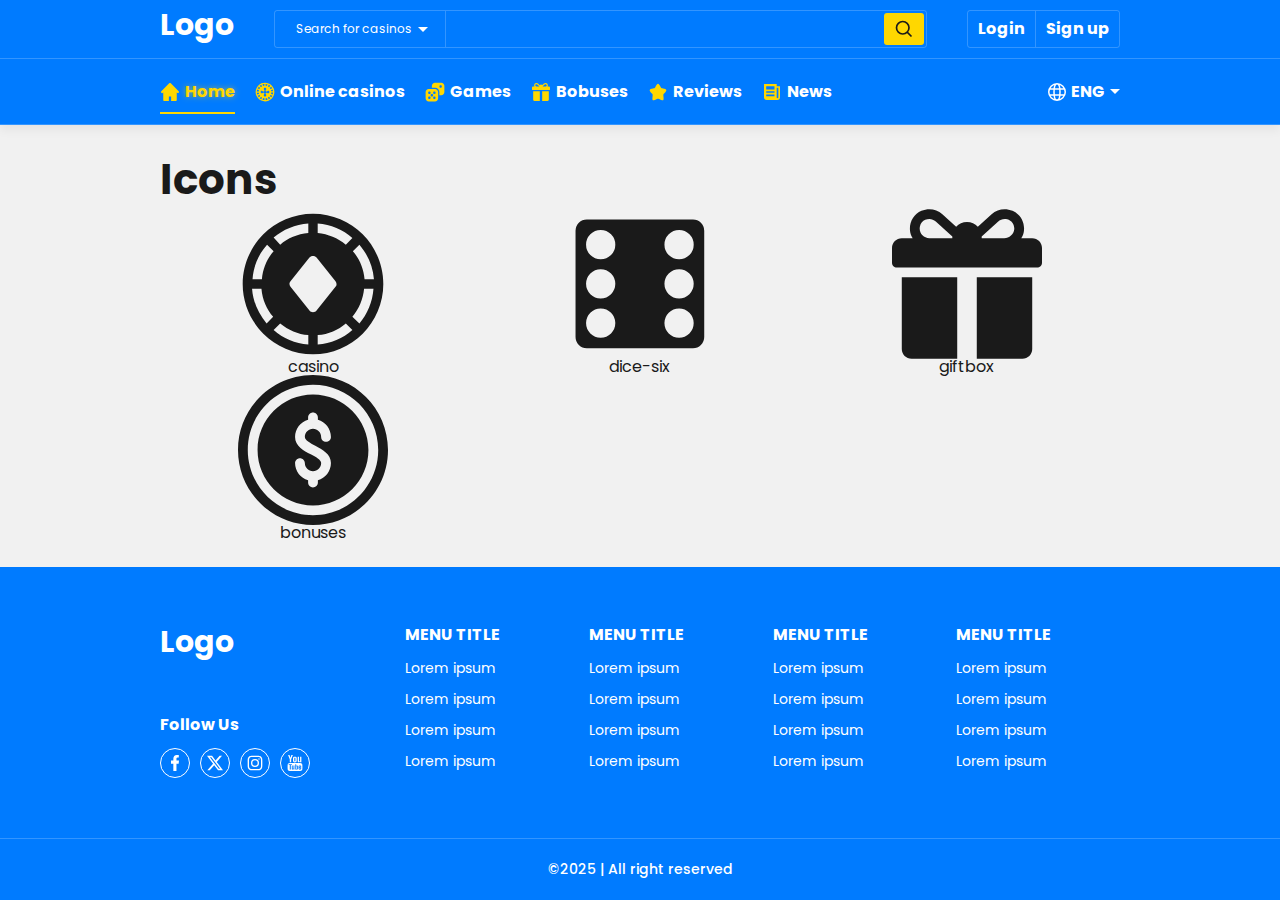
<file: icons.html>
<!DOCTYPE html>
<html lang="en">
  <head>
    <meta charset="UTF-8">
    <meta http-equiv="X-UA-Compatible" content="IE=edge">
    <meta name="viewport" content="width=device-width, initial-scale=1.0">
    <title>Home</title>
    <link rel="preconnect" href="https://fonts.googleapis.com">
    <link rel="preconnect" href="https://fonts.gstatic.com" crossorigin>
    <link rel="stylesheet" href="https://fonts.googleapis.com/css2?family=Noto+Sans:ital,wght@0,100..900;1,100..900&amp;display=swap">
    <link rel="stylesheet" href="https://fonts.googleapis.com/css2?family=Poppins:ital,wght@0,100;0,200;0,300;0,400;0,500;0,600;0,700;0,800;0,900;1,100;1,200;1,300;1,400;1,500;1,600;1,700;1,800;1,900&amp;display=swap">
    <link rel="stylesheet" href="assets/css/libs/fancybox.css">
    <link rel="stylesheet" href="assets/css/libs/nouislider.min.css">
    <link rel="stylesheet" href="assets/css/app.min.css">
  </head>
  <body>
    <header class="header">
      <div class="header-top">
        <div class="container d-flex flex-wrap justify-between">
          <div class="header-top__logo"><a class="d-flex align-center justify-center" href="#">Logo</a></div>
          <div class="header-top__nav d-flex flex-wrap">
            <div class="header-top__nav-search">
              <form>
                <div class="form-wrap d-flex">
                  <div class="form-wrap__inner d-flex">
                    <input type="hidden" name="post_type" value="casinos">
                    <div class="form-wrap__type">
                      <label class="d-flex align-center justify-center" for="search">
                        <div class="label-title">Search for casinos</div><span class="d-flex justify-center align-center">
                          <svg class="icon icon-right-arrow icon-fill">
                            <use xlink:href="assets/symbol/svg/sprite.symbol.svg#right-arrow"></use>
                          </svg></span>
                      </label>
                      <ul>
                        <li class="active" data-type="casinos">Search for casinos</li>
                        <li data-type="games">Search for games</li>
                        <li data-type="bonuses">Search for bonuses</li>
                      </ul>
                    </div>
                    <input id="search" name="s">
                  </div>
                  <button class="d-flex align-center justify-center" type="submit">
                    <svg class="icon icon-search icon-stroke icon-20">
                      <use xlink:href="assets/symbol/svg/sprite.symbol.svg#search"></use>
                    </svg>
                  </button>
                </div>
              </form>
            </div>
            <div class="header-top__nav-auth d-flex"><a class="text-font-secondary link__popup" href="#" data-src="#login">Login</a><a class="text-font-secondary link__popup" href="#" data-src="#sign">Sign up</a></div>
            <button class="btn-burger" type="button"><span class="btn-burger__line"></span><span class="btn-burger__line"></span><span class="btn-burger__line"></span></button>
          </div>
        </div>
      </div>
      <div class="header-bottom">
        <div class="container d-flex justify-between column-md">
          <nav class="menu-primary">
            <ul class="d-flex">
              <li class="current-menu-item"><a class="d-flex align-center" href="/">
                  <div class="menu-item__icon menu-item__icon-home">
                    <svg class="icon icon-house icon-fill">
                      <use xlink:href="assets/symbol/svg/sprite.symbol.svg#house"></use>
                    </svg>
                  </div>Home</a></li>
              <li class="dropdowns"><a class="d-flex align-center" href="casinos.html" data-children="drop-1">
                  <div class="menu-item__icon">
                    <svg class="icon icon-casino-2 icon-fill">
                      <use xlink:href="assets/symbol/svg/sprite.symbol.svg#casino-2"></use>
                    </svg>
                  </div>Online casinos</a></li>
              <li class="dropdowns"><a class="d-flex align-center" href="games.html" data-children="drop-2">
                  <div class="menu-item__icon">
                    <svg class="icon icon-games icon-fill">
                      <use xlink:href="assets/symbol/svg/sprite.symbol.svg#games"></use>
                    </svg>
                  </div>Games</a></li>
              <li class="dropdowns"><a class="d-flex align-center" href="bonuses.html" data-children="drop-3">
                  <div class="menu-item__icon menu-item__icon-bonuses">
                    <svg class="icon icon-giftbox icon-fill">
                      <use xlink:href="assets/symbol/svg/sprite.symbol.svg#giftbox"></use>
                    </svg>
                  </div>Bobuses</a></li>
              <li><a class="d-flex align-center" href="reviews.html">
                  <div class="menu-item__icon">
                    <svg class="icon icon-star icon-fill">
                      <use xlink:href="assets/symbol/svg/sprite.symbol.svg#star"></use>
                    </svg>
                  </div>Reviews</a></li>
              <li><a class="d-flex align-center" href="news.html">
                  <div class="menu-item__icon menu-item__icon-news">
                    <svg class="icon icon-newspaper icon-fill">
                      <use xlink:href="assets/symbol/svg/sprite.symbol.svg#newspaper"></use>
                    </svg>
                  </div>News</a></li>
            </ul>
          </nav>
          <div class="header__lang">
            <button class="d-flex align-center">
              <svg class="icon icon-language icon-stroke icon-20">
                <use xlink:href="assets/symbol/svg/sprite.symbol.svg#language"></use>
              </svg><span>ENG</span>
            </button>
            <ul>
              <li><a class="d-flex align-center" href="#">
                  <div class="icon-lang ratio" data-lang-name="ua"></div>Українська</a></li>
              <li><a class="d-flex align-center" href="#">
                  <div class="icon-lang ratio" data-lang-name="cz"></div>Čeština</a></li>
              <li><a class="d-flex align-center" href="#">
                  <div class="icon-lang ratio" data-lang-name="dk"></div>Dansk</a></li>
              <li><a class="d-flex align-center" href="#">
                  <div class="icon-lang ratio" data-lang-name="de"></div>Deutsch</a></li>
              <li><a class="d-flex align-center" href="#">
                  <div class="icon-lang ratio" data-lang-name="gb"></div>English</a></li>
            </ul>
          </div>
        </div>
      </div>
    </header>
    <div class="container">
      <div class="row">
        <div class="col-12">
          <h1>Icons</h1>
        </div>
        <div class="col-4-xl">
          <div class="icon-wrap d-flex flex-column align-center">
            <svg class="icon icon-casino icon-fill icon-primary">
              <use xlink:href="assets/symbol/svg/sprite.symbol.svg#casino"></use>
            </svg>
            <div class="icon-name">casino</div>
          </div>
        </div>
        <div class="col-4-xl">
          <div class="icon-wrap d-flex flex-column align-center">
            <svg class="icon icon-dice-six icon-fill icon-primary">
              <use xlink:href="assets/symbol/svg/sprite.symbol.svg#dice-six"></use>
            </svg>
            <div class="icon-name">dice-six</div>
          </div>
        </div>
        <div class="col-4-xl">
          <div class="icon-wrap d-flex flex-column align-center">
            <svg class="icon icon-giftbox icon-fill icon-primary">
              <use xlink:href="assets/symbol/svg/sprite.symbol.svg#giftbox"></use>
            </svg>
            <div class="icon-name">giftbox</div>
          </div>
        </div>
        <div class="col-4-xl">
          <div class="icon-wrap d-flex flex-column align-center">
            <svg class="icon icon-bonuses icon-fill icon-primary">
              <use xlink:href="assets/symbol/svg/sprite.symbol.svg#bonuses"></use>
            </svg>
            <div class="icon-name">bonuses</div>
          </div>
        </div>
      </div>
    </div>
    <div class="footer">
      <div class="footer-top">
        <div class="container">
          <div class="row">
            <div class="col-3-xl col-12-md first-row">
              <div class="footer__logo"><a class="d-flex align-center text-font-secondary" href="#">Logo</a></div>
              <div class="footer__social">
                <div class="footer__social-title text-font-secondary">Follow Us</div>
                <ul class="d-flex">
                  <li><a class="d-flex justify-center align-center" href="#">
                      <svg class="icon icon-facebook icon-fill">
                        <use xlink:href="assets/symbol/svg/sprite.symbol.svg#facebook"></use>
                      </svg></a></li>
                  <li><a class="d-flex justify-center align-center" href="#">
                      <svg class="icon icon-twitter-x icon-fill">
                        <use xlink:href="assets/symbol/svg/sprite.symbol.svg#twitter-x"></use>
                      </svg></a></li>
                  <li><a class="d-flex justify-center align-center" href="#">
                      <svg class="icon icon-instagram icon-fill">
                        <use xlink:href="assets/symbol/svg/sprite.symbol.svg#instagram"></use>
                      </svg></a></li>
                  <li><a class="d-flex justify-center align-center" href="#">
                      <svg class="icon icon-youtube icon-fill">
                        <use xlink:href="assets/symbol/svg/sprite.symbol.svg#youtube"></use>
                      </svg></a></li>
                </ul>
              </div>
            </div>
            <div class="col-9-xl col-12-md">
              <div class="row">
                <div class="col-3-xl col-6-md col-12-sm mb-20-md">
                  <div class="footer__nav">
                    <div class="footer__nav-title text-font-secondary text-upper text-bold">Menu title</div>
                    <nav>
                      <ul>
                        <li><a href="">Lorem ipsum</a></li>
                        <li><a href="">Lorem ipsum</a></li>
                        <li><a href="">Lorem ipsum</a></li>
                        <li><a href="">Lorem ipsum</a></li>
                      </ul>
                    </nav>
                  </div>
                </div>
                <div class="col-3-xl col-6-md col-12-sm mb-20-md">
                  <div class="footer__nav">
                    <div class="footer__nav-title text-font-secondary text-upper text-bold">Menu title</div>
                    <nav>
                      <ul>
                        <li><a href="">Lorem ipsum</a></li>
                        <li><a href="">Lorem ipsum</a></li>
                        <li><a href="">Lorem ipsum</a></li>
                        <li><a href="">Lorem ipsum</a></li>
                      </ul>
                    </nav>
                  </div>
                </div>
                <div class="col-3-xl col-6-md col-12-sm mb-20-md">
                  <div class="footer__nav">
                    <div class="footer__nav-title text-font-secondary text-upper text-bold">Menu title</div>
                    <nav>
                      <ul>
                        <li><a href="">Lorem ipsum</a></li>
                        <li><a href="">Lorem ipsum</a></li>
                        <li><a href="">Lorem ipsum</a></li>
                        <li><a href="">Lorem ipsum</a></li>
                      </ul>
                    </nav>
                  </div>
                </div>
                <div class="col-3-xl col-6-md col-12-sm mb-20-md">
                  <div class="footer__nav">
                    <div class="footer__nav-title text-font-secondary text-upper text-bold">Menu title</div>
                    <nav>
                      <ul>
                        <li><a href="">Lorem ipsum</a></li>
                        <li><a href="">Lorem ipsum</a></li>
                        <li><a href="">Lorem ipsum</a></li>
                        <li><a href="">Lorem ipsum</a></li>
                      </ul>
                    </nav>
                  </div>
                </div>
              </div>
            </div>
          </div>
        </div>
      </div>
      <div class="footer__bottom">
        <div class="container">
          <div class="row">
            <div class="col-12">
              <p>©2025 | All right reserved</p>
            </div>
          </div>
        </div>
      </div>
    </div>
    <div class="menu-sub" id="drop-1">
      <div class="container">
        <div class="menu-sub__wrap">
          <div class="row">
            <div class="col-9-xl">
              <div class="row">
                <div class="col-4-xl">
                  <div class="title">Online casinos</div>
                  <nav>
                    <ul>
                      <li><a href="#">Lorem Ipsum is simply dummy</a></li>
                      <li><a href="#">Lorem Ipsum is simply dummy</a></li>
                      <li><a href="#">Lorem Ipsum is simply dummy</a></li>
                    </ul>
                  </nav>
                </div>
                <div class="col-4-xl">
                  <div class="title">Popular filters</div>
                  <nav>
                    <ul>
                      <li><a href="#">Lorem Ipsum is simply dummy lorem Ipsum is simply dummy</a></li>
                      <li><a href="#">Lorem Ipsum is simply dummy</a></li>
                      <li><a href="#">Lorem Ipsum is simply dummy</a></li>
                      <li><a href="#">Lorem Ipsum is simply dummy</a></li>
                    </ul>
                  </nav>
                </div>
                <div class="col-4-xl">
                  <div class="title">Casinos by payment method</div>
                  <nav>
                    <ul>
                      <li><a href="#">Lorem Ipsum is simply dummy</a></li>
                      <li><a href="#">Lorem Ipsum is simply dummy</a></li>
                      <li><a href="#">Lorem Ipsum is simply dummy</a></li>
                      <li><a href="#">Lorem Ipsum is simply dummy</a></li>
                      <li><a href="#">Lorem Ipsum is simply dummy</a></li>
                    </ul>
                  </nav>
                </div>
              </div>
            </div>
            <div class="col-3-xl d-flex justify-center align-center">
              <p>Img baner</p>
            </div>
          </div>
        </div>
      </div>
    </div>
    <div class="menu-sub" id="drop-2">
      <div class="container">
        <div class="menu-sub__wrap">
          <div class="row">
            <div class="col-9-xl">
              <div class="row">
                <div class="col-4-xl">
                  <div class="title">Online games</div>
                  <nav>
                    <ul>
                      <li><a href="#">Lorem Ipsum is simply dummy</a></li>
                      <li><a href="#">Lorem Ipsum is simply dummy</a></li>
                      <li><a href="#">Lorem Ipsum is simply dummy</a></li>
                    </ul>
                  </nav>
                </div>
                <div class="col-4-xl">
                  <div class="title">Popular games</div>
                  <nav>
                    <ul>
                      <li><a href="#">Lorem Ipsum is simply dummy lorem Ipsum is simply dummy</a></li>
                      <li><a href="#">Lorem Ipsum is simply dummy</a></li>
                      <li><a href="#">Lorem Ipsum is simply dummy</a></li>
                      <li><a href="#">Lorem Ipsum is simply dummy</a></li>
                    </ul>
                  </nav>
                </div>
                <div class="col-4-xl">
                  <div class="title">Free games</div>
                  <nav>
                    <ul>
                      <li><a href="#">Lorem Ipsum is simply dummy</a></li>
                      <li><a href="#">Lorem Ipsum is simply dummy</a></li>
                      <li><a href="#">Lorem Ipsum is simply dummy</a></li>
                      <li><a href="#">Lorem Ipsum is simply dummy</a></li>
                      <li><a href="#">Lorem Ipsum is simply dummy</a></li>
                    </ul>
                  </nav>
                </div>
              </div>
            </div>
            <div class="col-3-xl d-flex justify-center align-center">
              <p>Img baner</p>
            </div>
          </div>
        </div>
      </div>
    </div>
    <div class="menu-sub" id="drop-2">
      <div class="container">
        <div class="menu-sub__wrap">
          <div class="row">
            <div class="col-9-xl">
              <div class="row">
                <div class="col-4-xl">
                  <div class="title">Online games</div>
                  <nav>
                    <ul>
                      <li><a href="#">Lorem Ipsum is simply dummy</a></li>
                      <li><a href="#">Lorem Ipsum is simply dummy</a></li>
                      <li><a href="#">Lorem Ipsum is simply dummy</a></li>
                    </ul>
                  </nav>
                </div>
                <div class="col-4-xl">
                  <div class="title">Popular games</div>
                  <nav>
                    <ul>
                      <li><a href="#">Lorem Ipsum is simply dummy lorem Ipsum is simply dummy</a></li>
                      <li><a href="#">Lorem Ipsum is simply dummy</a></li>
                      <li><a href="#">Lorem Ipsum is simply dummy</a></li>
                      <li><a href="#">Lorem Ipsum is simply dummy</a></li>
                    </ul>
                  </nav>
                </div>
                <div class="col-4-xl">
                  <div class="title">Free games</div>
                  <nav>
                    <ul>
                      <li><a href="#">Lorem Ipsum is simply dummy</a></li>
                      <li><a href="#">Lorem Ipsum is simply dummy</a></li>
                      <li><a href="#">Lorem Ipsum is simply dummy</a></li>
                      <li><a href="#">Lorem Ipsum is simply dummy</a></li>
                      <li><a href="#">Lorem Ipsum is simply dummy</a></li>
                    </ul>
                  </nav>
                </div>
              </div>
            </div>
            <div class="col-3-xl d-flex justify-center align-center">
              <p>Img baner</p>
            </div>
          </div>
        </div>
      </div>
    </div>
    <div class="menu-sub" id="drop-3">
      <div class="container">
        <div class="menu-sub__wrap">
          <div class="row">
            <div class="col-9-xl">
              <div class="row">
                <div class="col-4-xl">
                  <div class="title">Bonys type</div>
                  <nav>
                    <ul>
                      <li><a href="#">Lorem Ipsum is simply dummy</a></li>
                      <li><a href="#">Lorem Ipsum is simply dummy</a></li>
                      <li><a href="#">Lorem Ipsum is simply dummy</a></li>
                    </ul>
                  </nav>
                </div>
                <div class="col-4-xl">
                  <div class="title">All bonuses</div>
                  <nav>
                    <ul>
                      <li><a href="#">Lorem Ipsum is simply dummy lorem Ipsum is simply dummy</a></li>
                      <li><a href="#">Lorem Ipsum is simply dummy</a></li>
                      <li><a href="#">Lorem Ipsum is simply dummy</a></li>
                      <li><a href="#">Lorem Ipsum is simply dummy</a></li>
                    </ul>
                  </nav>
                </div>
                <div class="col-4-xl">
                  <div class="title">No deposit bonuses</div>
                  <nav>
                    <ul>
                      <li><a href="#">Lorem Ipsum is simply dummy</a></li>
                      <li><a href="#">Lorem Ipsum is simply dummy</a></li>
                      <li><a href="#">Lorem Ipsum is simply dummy</a></li>
                      <li><a href="#">Lorem Ipsum is simply dummy</a></li>
                      <li><a href="#">Lorem Ipsum is simply dummy</a></li>
                    </ul>
                  </nav>
                </div>
              </div>
            </div>
            <div class="col-3-xl d-flex justify-center align-center">
              <p>Img baner</p>
            </div>
          </div>
        </div>
      </div>
    </div>
    <div class="popup" id="login" style="display: none">
      <div class="popup-title">Login</div>
      <form>
        <div class="form-row">
          <input type="text" placeholder="Login">
        </div>
        <div class="form-row">
          <input type="password" placeholder="Password">
        </div>
        <div class="form-login d-flex justify-center">
          <button class="btn btn-primary" type="button">Login</button>
        </div>
      </form>
    </div>
    <div class="popup" id="sign" style="display: none">
      <div class="popup-title">Sign Up</div>
      <form>
        <div class="form-row">
          <input type="text" placeholder="Login">
        </div>
        <div class="form-row">
          <input type="email" placeholder="Email">
        </div>
        <div class="form-row">
          <input type="password" placeholder="Password">
        </div>
        <div class="form-row">
          <input type="password" placeholder="Confirm password">
        </div>
        <div class="form-login d-flex justify-center">
          <button class="btn btn-primary" type="button">Sign up</button>
        </div>
      </form>
    </div>
    <script src="assets/js/libs/fancybox.umd.js"></script>
    <script src="assets/js/libs/purecounter.js"></script>
    <script src="assets/js/libs/swiper-bundle.min.js"></script>
    <script src="assets/js/libs/nouislider.min.js"></script>
    <script src="assets/js/json/countries_flags_local.js"></script>
    <script src="assets/js/app.js"></script>
  </body>
</html>
</file>
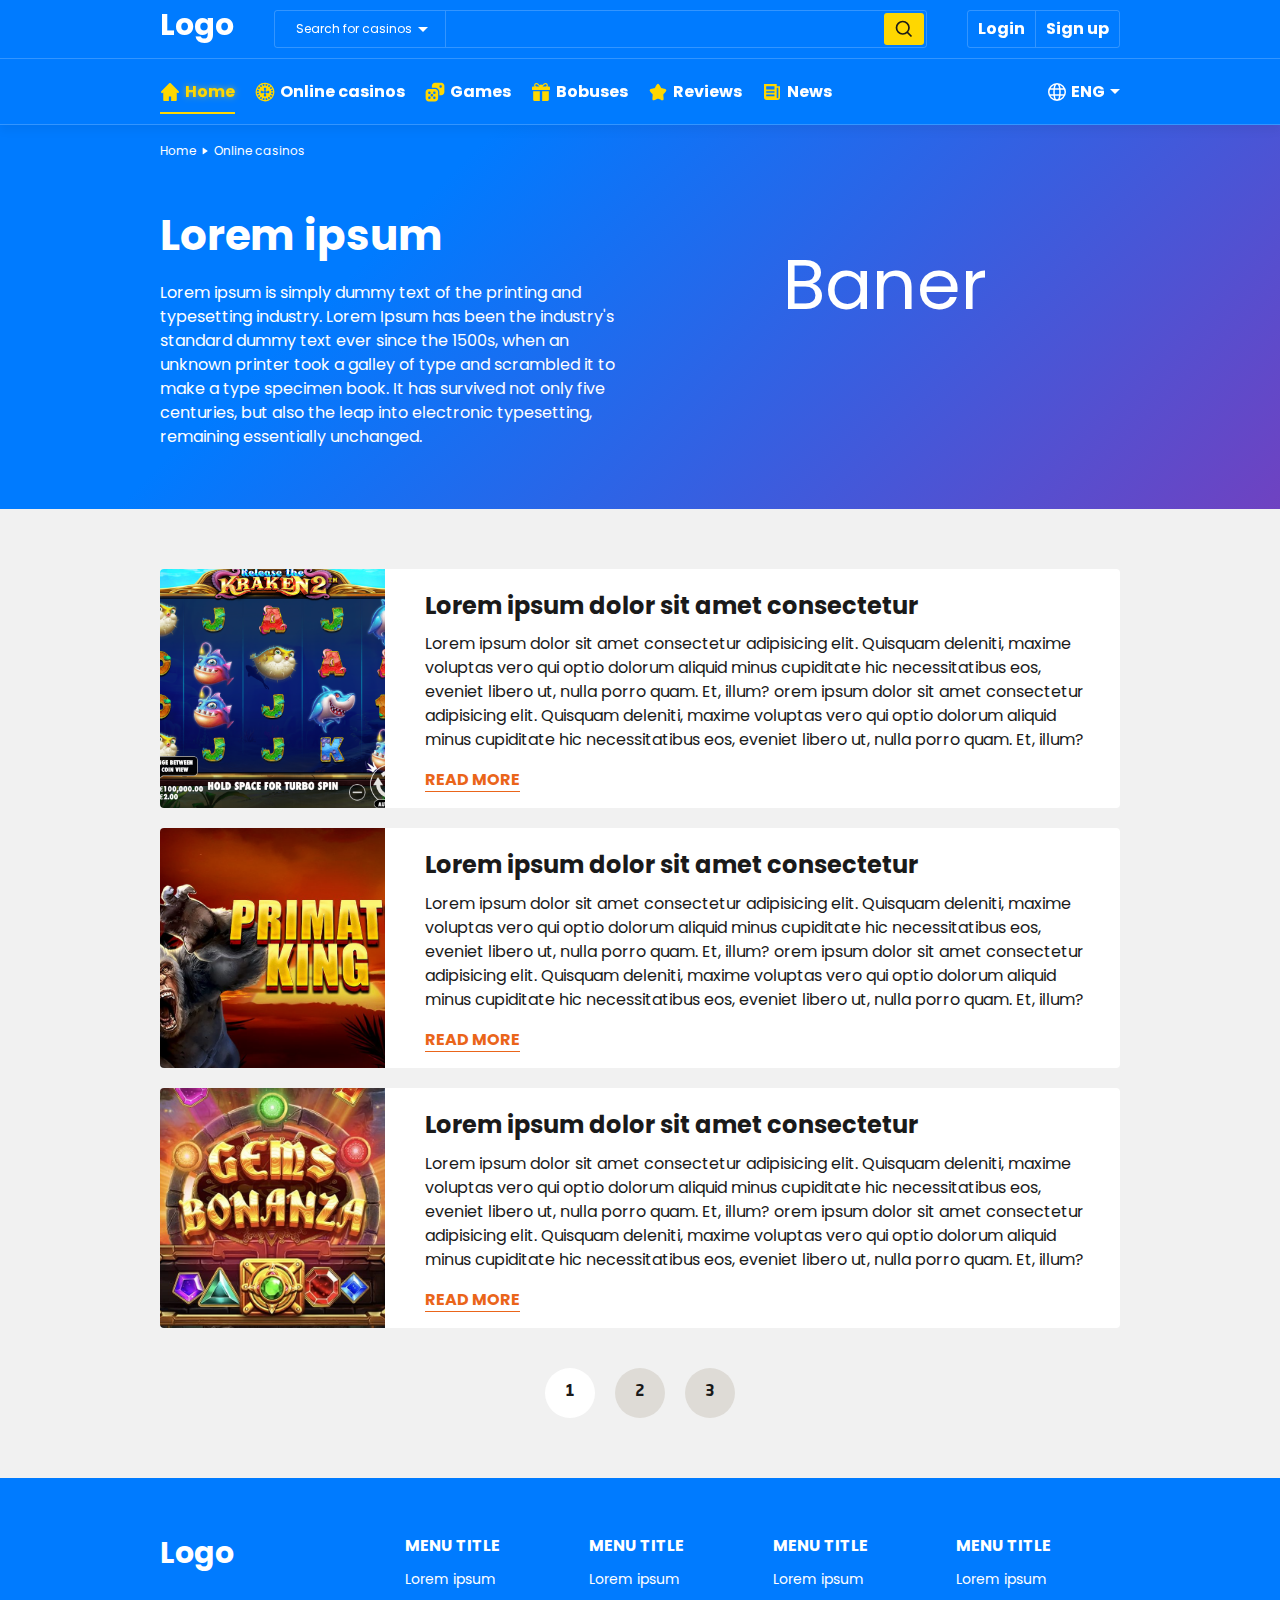
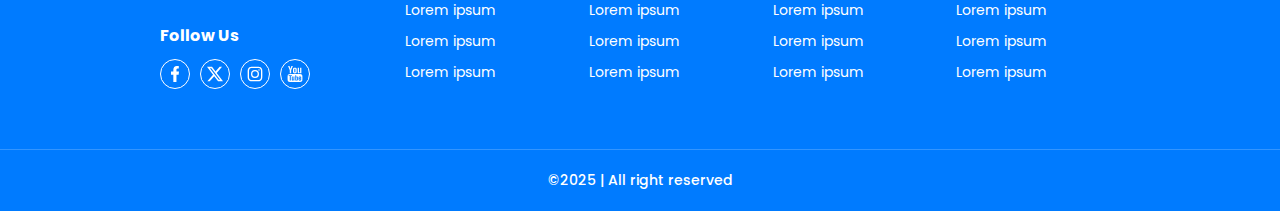
<file: news.html>
<!DOCTYPE html>
<html lang="en">
  <head>
    <meta charset="UTF-8">
    <meta http-equiv="X-UA-Compatible" content="IE=edge">
    <meta name="viewport" content="width=device-width, initial-scale=1.0">
    <title>Home</title>
    <link rel="preconnect" href="https://fonts.googleapis.com">
    <link rel="preconnect" href="https://fonts.gstatic.com" crossorigin>
    <link rel="stylesheet" href="https://fonts.googleapis.com/css2?family=Noto+Sans:ital,wght@0,100..900;1,100..900&amp;display=swap">
    <link rel="stylesheet" href="https://fonts.googleapis.com/css2?family=Poppins:ital,wght@0,100;0,200;0,300;0,400;0,500;0,600;0,700;0,800;0,900;1,100;1,200;1,300;1,400;1,500;1,600;1,700;1,800;1,900&amp;display=swap">
    <link rel="stylesheet" href="assets/css/libs/fancybox.css">
    <link rel="stylesheet" href="assets/css/libs/nouislider.min.css">
    <link rel="stylesheet" href="assets/css/app.min.css">
  </head>
  <body>
    <header class="header">
      <div class="header-top">
        <div class="container d-flex flex-wrap justify-between">
          <div class="header-top__logo"><a class="d-flex align-center justify-center" href="#">Logo</a></div>
          <div class="header-top__nav d-flex flex-wrap">
            <div class="header-top__nav-search">
              <form>
                <div class="form-wrap d-flex">
                  <div class="form-wrap__inner d-flex">
                    <input type="hidden" name="post_type" value="casinos">
                    <div class="form-wrap__type">
                      <label class="d-flex align-center justify-center" for="search">
                        <div class="label-title">Search for casinos</div><span class="d-flex justify-center align-center">
                          <svg class="icon icon-right-arrow icon-fill">
                            <use xlink:href="assets/symbol/svg/sprite.symbol.svg#right-arrow"></use>
                          </svg></span>
                      </label>
                      <ul>
                        <li class="active" data-type="casinos">Search for casinos</li>
                        <li data-type="games">Search for games</li>
                        <li data-type="bonuses">Search for bonuses</li>
                      </ul>
                    </div>
                    <input id="search" name="s">
                  </div>
                  <button class="d-flex align-center justify-center" type="submit">
                    <svg class="icon icon-search icon-stroke icon-20">
                      <use xlink:href="assets/symbol/svg/sprite.symbol.svg#search"></use>
                    </svg>
                  </button>
                </div>
              </form>
            </div>
            <div class="header-top__nav-auth d-flex"><a class="text-font-secondary link__popup" href="#" data-src="#login">Login</a><a class="text-font-secondary link__popup" href="#" data-src="#sign">Sign up</a></div>
            <button class="btn-burger" type="button"><span class="btn-burger__line"></span><span class="btn-burger__line"></span><span class="btn-burger__line"></span></button>
          </div>
        </div>
      </div>
      <div class="header-bottom">
        <div class="container d-flex justify-between column-md">
          <nav class="menu-primary">
            <ul class="d-flex">
              <li class="current-menu-item"><a class="d-flex align-center" href="/">
                  <div class="menu-item__icon menu-item__icon-home">
                    <svg class="icon icon-house icon-fill">
                      <use xlink:href="assets/symbol/svg/sprite.symbol.svg#house"></use>
                    </svg>
                  </div>Home</a></li>
              <li class="dropdowns"><a class="d-flex align-center" href="casinos.html" data-children="drop-1">
                  <div class="menu-item__icon">
                    <svg class="icon icon-casino-2 icon-fill">
                      <use xlink:href="assets/symbol/svg/sprite.symbol.svg#casino-2"></use>
                    </svg>
                  </div>Online casinos</a></li>
              <li class="dropdowns"><a class="d-flex align-center" href="games.html" data-children="drop-2">
                  <div class="menu-item__icon">
                    <svg class="icon icon-games icon-fill">
                      <use xlink:href="assets/symbol/svg/sprite.symbol.svg#games"></use>
                    </svg>
                  </div>Games</a></li>
              <li class="dropdowns"><a class="d-flex align-center" href="bonuses.html" data-children="drop-3">
                  <div class="menu-item__icon menu-item__icon-bonuses">
                    <svg class="icon icon-giftbox icon-fill">
                      <use xlink:href="assets/symbol/svg/sprite.symbol.svg#giftbox"></use>
                    </svg>
                  </div>Bobuses</a></li>
              <li><a class="d-flex align-center" href="reviews.html">
                  <div class="menu-item__icon">
                    <svg class="icon icon-star icon-fill">
                      <use xlink:href="assets/symbol/svg/sprite.symbol.svg#star"></use>
                    </svg>
                  </div>Reviews</a></li>
              <li><a class="d-flex align-center" href="news.html">
                  <div class="menu-item__icon menu-item__icon-news">
                    <svg class="icon icon-newspaper icon-fill">
                      <use xlink:href="assets/symbol/svg/sprite.symbol.svg#newspaper"></use>
                    </svg>
                  </div>News</a></li>
            </ul>
          </nav>
          <div class="header__lang">
            <button class="d-flex align-center">
              <svg class="icon icon-language icon-stroke icon-20">
                <use xlink:href="assets/symbol/svg/sprite.symbol.svg#language"></use>
              </svg><span>ENG</span>
            </button>
            <ul>
              <li><a class="d-flex align-center" href="#">
                  <div class="icon-lang ratio" data-lang-name="ua"></div>Українська</a></li>
              <li><a class="d-flex align-center" href="#">
                  <div class="icon-lang ratio" data-lang-name="cz"></div>Čeština</a></li>
              <li><a class="d-flex align-center" href="#">
                  <div class="icon-lang ratio" data-lang-name="dk"></div>Dansk</a></li>
              <li><a class="d-flex align-center" href="#">
                  <div class="icon-lang ratio" data-lang-name="de"></div>Deutsch</a></li>
              <li><a class="d-flex align-center" href="#">
                  <div class="icon-lang ratio" data-lang-name="gb"></div>English</a></li>
            </ul>
          </div>
        </div>
      </div>
    </header>
    <main class="main-wrapper">
      <div class="hero hero-home glow-block">
        <div class="container">
          <div class="row">
            <div class="col-12 breadscrumbs">
              <ul class="d-flex align-center">
                <li><a class="d-flex align-center" href="/">Home
                    <svg class="icon icon-right-arrow icon-fill">
                      <use xlink:href="assets/symbol/svg/sprite.symbol.svg#right-arrow"></use>
                    </svg></a></li>
                <li><span class="d-flex align-center">Online casinos
                    <svg class="icon icon-right-arrow icon-fill">
                      <use xlink:href="assets/symbol/svg/sprite.symbol.svg#right-arrow"></use>
                    </svg></span></li>
              </ul>
            </div>
            <div class="col-6-xl col-12-sm d-flex justify-center flex-column mb-20-sm">
              <h1>Lorem ipsum</h1>
              <p>Lorem ipsum is simply dummy text of the printing and typesetting industry. Lorem Ipsum has been the industry's standard dummy text ever since the 1500s, when an unknown printer took a galley of type and scrambled it to make a type specimen book. It has survived not only five centuries, but also the leap into electronic typesetting, remaining essentially unchanged. </p>
            </div>
            <div class="col-6-xl col-12-sm">
              <div class="hero__img ratio d-flex justify-center align-center">
                <div class="baner">Baner</div>
              </div>
            </div>
          </div>
        </div>
      </div>
      <div class="section">
        <div class="news">
          <div class="container">
            <div class="news-wrap">
              <div class="news-item bg-w mb-20">
                <div class="row">
                  <div class="col-3-xl col-12-md">
                    <div class="news-item__img"><img src="assets/images/src/games/kraken-2.png" alt=""></div>
                  </div>
                  <div class="col-9-xl col-12-md">
                    <div class="news-item__content">
                      <h2>Lorem ipsum dolor sit amet consectetur</h2>
                      <p>Lorem ipsum dolor sit amet consectetur adipisicing elit. Quisquam deleniti, maxime voluptas vero qui optio dolorum aliquid minus cupiditate hic necessitatibus eos, eveniet libero ut, nulla porro quam. Et, illum? orem ipsum dolor sit amet consectetur adipisicing elit. Quisquam deleniti, maxime voluptas vero qui optio dolorum aliquid minus cupiditate hic necessitatibus eos, eveniet libero ut, nulla porro quam. Et, illum?</p><a href="single.html">Read More</a>
                    </div>
                  </div>
                </div>
              </div>
              <div class="news-item bg-w mb-20">
                <div class="row">
                  <div class="col-3-xl col-12-md">
                    <div class="news-item__img"><img src="assets/images/src/games/primat.jpg" alt=""></div>
                  </div>
                  <div class="col-9-xl col-12-md">
                    <div class="news-item__content">
                      <h2>Lorem ipsum dolor sit amet consectetur</h2>
                      <p>Lorem ipsum dolor sit amet consectetur adipisicing elit. Quisquam deleniti, maxime voluptas vero qui optio dolorum aliquid minus cupiditate hic necessitatibus eos, eveniet libero ut, nulla porro quam. Et, illum? orem ipsum dolor sit amet consectetur adipisicing elit. Quisquam deleniti, maxime voluptas vero qui optio dolorum aliquid minus cupiditate hic necessitatibus eos, eveniet libero ut, nulla porro quam. Et, illum?</p><a href="single.html">Read More</a>
                    </div>
                  </div>
                </div>
              </div>
              <div class="news-item bg-w">
                <div class="row">
                  <div class="col-3-xl col-12-md">
                    <div class="news-item__img"><img src="assets/images/src/games/bonanza.jpg" alt=""></div>
                  </div>
                  <div class="col-9-xl col-12-md">
                    <div class="news-item__content">
                      <h2>Lorem ipsum dolor sit amet consectetur</h2>
                      <p>Lorem ipsum dolor sit amet consectetur adipisicing elit. Quisquam deleniti, maxime voluptas vero qui optio dolorum aliquid minus cupiditate hic necessitatibus eos, eveniet libero ut, nulla porro quam. Et, illum? orem ipsum dolor sit amet consectetur adipisicing elit. Quisquam deleniti, maxime voluptas vero qui optio dolorum aliquid minus cupiditate hic necessitatibus eos, eveniet libero ut, nulla porro quam. Et, illum?</p><a href="single.html">Read More</a>
                    </div>
                  </div>
                </div>
              </div>
            </div>
            <div class="pagination">
              <ul>
                <li><span>1</span></li>
                <li><a href="#">2</a></li>
                <li><a href="#">3</a></li>
              </ul>
            </div>
          </div>
        </div>
      </div>
    </main>
    <div class="footer">
      <div class="footer-top">
        <div class="container">
          <div class="row">
            <div class="col-3-xl col-12-md first-row">
              <div class="footer__logo"><a class="d-flex align-center text-font-secondary" href="#">Logo</a></div>
              <div class="footer__social">
                <div class="footer__social-title text-font-secondary">Follow Us</div>
                <ul class="d-flex">
                  <li><a class="d-flex justify-center align-center" href="#">
                      <svg class="icon icon-facebook icon-fill">
                        <use xlink:href="assets/symbol/svg/sprite.symbol.svg#facebook"></use>
                      </svg></a></li>
                  <li><a class="d-flex justify-center align-center" href="#">
                      <svg class="icon icon-twitter-x icon-fill">
                        <use xlink:href="assets/symbol/svg/sprite.symbol.svg#twitter-x"></use>
                      </svg></a></li>
                  <li><a class="d-flex justify-center align-center" href="#">
                      <svg class="icon icon-instagram icon-fill">
                        <use xlink:href="assets/symbol/svg/sprite.symbol.svg#instagram"></use>
                      </svg></a></li>
                  <li><a class="d-flex justify-center align-center" href="#">
                      <svg class="icon icon-youtube icon-fill">
                        <use xlink:href="assets/symbol/svg/sprite.symbol.svg#youtube"></use>
                      </svg></a></li>
                </ul>
              </div>
            </div>
            <div class="col-9-xl col-12-md">
              <div class="row">
                <div class="col-3-xl col-6-md col-12-sm mb-20-md">
                  <div class="footer__nav">
                    <div class="footer__nav-title text-font-secondary text-upper text-bold">Menu title</div>
                    <nav>
                      <ul>
                        <li><a href="">Lorem ipsum</a></li>
                        <li><a href="">Lorem ipsum</a></li>
                        <li><a href="">Lorem ipsum</a></li>
                        <li><a href="">Lorem ipsum</a></li>
                      </ul>
                    </nav>
                  </div>
                </div>
                <div class="col-3-xl col-6-md col-12-sm mb-20-md">
                  <div class="footer__nav">
                    <div class="footer__nav-title text-font-secondary text-upper text-bold">Menu title</div>
                    <nav>
                      <ul>
                        <li><a href="">Lorem ipsum</a></li>
                        <li><a href="">Lorem ipsum</a></li>
                        <li><a href="">Lorem ipsum</a></li>
                        <li><a href="">Lorem ipsum</a></li>
                      </ul>
                    </nav>
                  </div>
                </div>
                <div class="col-3-xl col-6-md col-12-sm mb-20-md">
                  <div class="footer__nav">
                    <div class="footer__nav-title text-font-secondary text-upper text-bold">Menu title</div>
                    <nav>
                      <ul>
                        <li><a href="">Lorem ipsum</a></li>
                        <li><a href="">Lorem ipsum</a></li>
                        <li><a href="">Lorem ipsum</a></li>
                        <li><a href="">Lorem ipsum</a></li>
                      </ul>
                    </nav>
                  </div>
                </div>
                <div class="col-3-xl col-6-md col-12-sm mb-20-md">
                  <div class="footer__nav">
                    <div class="footer__nav-title text-font-secondary text-upper text-bold">Menu title</div>
                    <nav>
                      <ul>
                        <li><a href="">Lorem ipsum</a></li>
                        <li><a href="">Lorem ipsum</a></li>
                        <li><a href="">Lorem ipsum</a></li>
                        <li><a href="">Lorem ipsum</a></li>
                      </ul>
                    </nav>
                  </div>
                </div>
              </div>
            </div>
          </div>
        </div>
      </div>
      <div class="footer__bottom">
        <div class="container">
          <div class="row">
            <div class="col-12">
              <p>©2025 | All right reserved</p>
            </div>
          </div>
        </div>
      </div>
    </div>
    <div class="menu-sub" id="drop-1">
      <div class="container">
        <div class="menu-sub__wrap">
          <div class="row">
            <div class="col-9-xl">
              <div class="row">
                <div class="col-4-xl">
                  <div class="title">Online casinos</div>
                  <nav>
                    <ul>
                      <li><a href="#">Lorem Ipsum is simply dummy</a></li>
                      <li><a href="#">Lorem Ipsum is simply dummy</a></li>
                      <li><a href="#">Lorem Ipsum is simply dummy</a></li>
                    </ul>
                  </nav>
                </div>
                <div class="col-4-xl">
                  <div class="title">Popular filters</div>
                  <nav>
                    <ul>
                      <li><a href="#">Lorem Ipsum is simply dummy lorem Ipsum is simply dummy</a></li>
                      <li><a href="#">Lorem Ipsum is simply dummy</a></li>
                      <li><a href="#">Lorem Ipsum is simply dummy</a></li>
                      <li><a href="#">Lorem Ipsum is simply dummy</a></li>
                    </ul>
                  </nav>
                </div>
                <div class="col-4-xl">
                  <div class="title">Casinos by payment method</div>
                  <nav>
                    <ul>
                      <li><a href="#">Lorem Ipsum is simply dummy</a></li>
                      <li><a href="#">Lorem Ipsum is simply dummy</a></li>
                      <li><a href="#">Lorem Ipsum is simply dummy</a></li>
                      <li><a href="#">Lorem Ipsum is simply dummy</a></li>
                      <li><a href="#">Lorem Ipsum is simply dummy</a></li>
                    </ul>
                  </nav>
                </div>
              </div>
            </div>
            <div class="col-3-xl d-flex justify-center align-center">
              <p>Img baner</p>
            </div>
          </div>
        </div>
      </div>
    </div>
    <div class="menu-sub" id="drop-2">
      <div class="container">
        <div class="menu-sub__wrap">
          <div class="row">
            <div class="col-9-xl">
              <div class="row">
                <div class="col-4-xl">
                  <div class="title">Online games</div>
                  <nav>
                    <ul>
                      <li><a href="#">Lorem Ipsum is simply dummy</a></li>
                      <li><a href="#">Lorem Ipsum is simply dummy</a></li>
                      <li><a href="#">Lorem Ipsum is simply dummy</a></li>
                    </ul>
                  </nav>
                </div>
                <div class="col-4-xl">
                  <div class="title">Popular games</div>
                  <nav>
                    <ul>
                      <li><a href="#">Lorem Ipsum is simply dummy lorem Ipsum is simply dummy</a></li>
                      <li><a href="#">Lorem Ipsum is simply dummy</a></li>
                      <li><a href="#">Lorem Ipsum is simply dummy</a></li>
                      <li><a href="#">Lorem Ipsum is simply dummy</a></li>
                    </ul>
                  </nav>
                </div>
                <div class="col-4-xl">
                  <div class="title">Free games</div>
                  <nav>
                    <ul>
                      <li><a href="#">Lorem Ipsum is simply dummy</a></li>
                      <li><a href="#">Lorem Ipsum is simply dummy</a></li>
                      <li><a href="#">Lorem Ipsum is simply dummy</a></li>
                      <li><a href="#">Lorem Ipsum is simply dummy</a></li>
                      <li><a href="#">Lorem Ipsum is simply dummy</a></li>
                    </ul>
                  </nav>
                </div>
              </div>
            </div>
            <div class="col-3-xl d-flex justify-center align-center">
              <p>Img baner</p>
            </div>
          </div>
        </div>
      </div>
    </div>
    <div class="menu-sub" id="drop-2">
      <div class="container">
        <div class="menu-sub__wrap">
          <div class="row">
            <div class="col-9-xl">
              <div class="row">
                <div class="col-4-xl">
                  <div class="title">Online games</div>
                  <nav>
                    <ul>
                      <li><a href="#">Lorem Ipsum is simply dummy</a></li>
                      <li><a href="#">Lorem Ipsum is simply dummy</a></li>
                      <li><a href="#">Lorem Ipsum is simply dummy</a></li>
                    </ul>
                  </nav>
                </div>
                <div class="col-4-xl">
                  <div class="title">Popular games</div>
                  <nav>
                    <ul>
                      <li><a href="#">Lorem Ipsum is simply dummy lorem Ipsum is simply dummy</a></li>
                      <li><a href="#">Lorem Ipsum is simply dummy</a></li>
                      <li><a href="#">Lorem Ipsum is simply dummy</a></li>
                      <li><a href="#">Lorem Ipsum is simply dummy</a></li>
                    </ul>
                  </nav>
                </div>
                <div class="col-4-xl">
                  <div class="title">Free games</div>
                  <nav>
                    <ul>
                      <li><a href="#">Lorem Ipsum is simply dummy</a></li>
                      <li><a href="#">Lorem Ipsum is simply dummy</a></li>
                      <li><a href="#">Lorem Ipsum is simply dummy</a></li>
                      <li><a href="#">Lorem Ipsum is simply dummy</a></li>
                      <li><a href="#">Lorem Ipsum is simply dummy</a></li>
                    </ul>
                  </nav>
                </div>
              </div>
            </div>
            <div class="col-3-xl d-flex justify-center align-center">
              <p>Img baner</p>
            </div>
          </div>
        </div>
      </div>
    </div>
    <div class="menu-sub" id="drop-3">
      <div class="container">
        <div class="menu-sub__wrap">
          <div class="row">
            <div class="col-9-xl">
              <div class="row">
                <div class="col-4-xl">
                  <div class="title">Bonys type</div>
                  <nav>
                    <ul>
                      <li><a href="#">Lorem Ipsum is simply dummy</a></li>
                      <li><a href="#">Lorem Ipsum is simply dummy</a></li>
                      <li><a href="#">Lorem Ipsum is simply dummy</a></li>
                    </ul>
                  </nav>
                </div>
                <div class="col-4-xl">
                  <div class="title">All bonuses</div>
                  <nav>
                    <ul>
                      <li><a href="#">Lorem Ipsum is simply dummy lorem Ipsum is simply dummy</a></li>
                      <li><a href="#">Lorem Ipsum is simply dummy</a></li>
                      <li><a href="#">Lorem Ipsum is simply dummy</a></li>
                      <li><a href="#">Lorem Ipsum is simply dummy</a></li>
                    </ul>
                  </nav>
                </div>
                <div class="col-4-xl">
                  <div class="title">No deposit bonuses</div>
                  <nav>
                    <ul>
                      <li><a href="#">Lorem Ipsum is simply dummy</a></li>
                      <li><a href="#">Lorem Ipsum is simply dummy</a></li>
                      <li><a href="#">Lorem Ipsum is simply dummy</a></li>
                      <li><a href="#">Lorem Ipsum is simply dummy</a></li>
                      <li><a href="#">Lorem Ipsum is simply dummy</a></li>
                    </ul>
                  </nav>
                </div>
              </div>
            </div>
            <div class="col-3-xl d-flex justify-center align-center">
              <p>Img baner</p>
            </div>
          </div>
        </div>
      </div>
    </div>
    <div class="popup" id="login" style="display: none">
      <div class="popup-title">Login</div>
      <form>
        <div class="form-row">
          <input type="text" placeholder="Login">
        </div>
        <div class="form-row">
          <input type="password" placeholder="Password">
        </div>
        <div class="form-login d-flex justify-center">
          <button class="btn btn-primary" type="button">Login</button>
        </div>
      </form>
    </div>
    <div class="popup" id="sign" style="display: none">
      <div class="popup-title">Sign Up</div>
      <form>
        <div class="form-row">
          <input type="text" placeholder="Login">
        </div>
        <div class="form-row">
          <input type="email" placeholder="Email">
        </div>
        <div class="form-row">
          <input type="password" placeholder="Password">
        </div>
        <div class="form-row">
          <input type="password" placeholder="Confirm password">
        </div>
        <div class="form-login d-flex justify-center">
          <button class="btn btn-primary" type="button">Sign up</button>
        </div>
      </form>
    </div>
    <script src="assets/js/libs/fancybox.umd.js"></script>
    <script src="assets/js/libs/purecounter.js"></script>
    <script src="assets/js/libs/swiper-bundle.min.js"></script>
    <script src="assets/js/libs/nouislider.min.js"></script>
    <script src="assets/js/json/countries_flags_local.js"></script>
    <script src="assets/js/app.js"></script>
  </body>
</html>
</file>
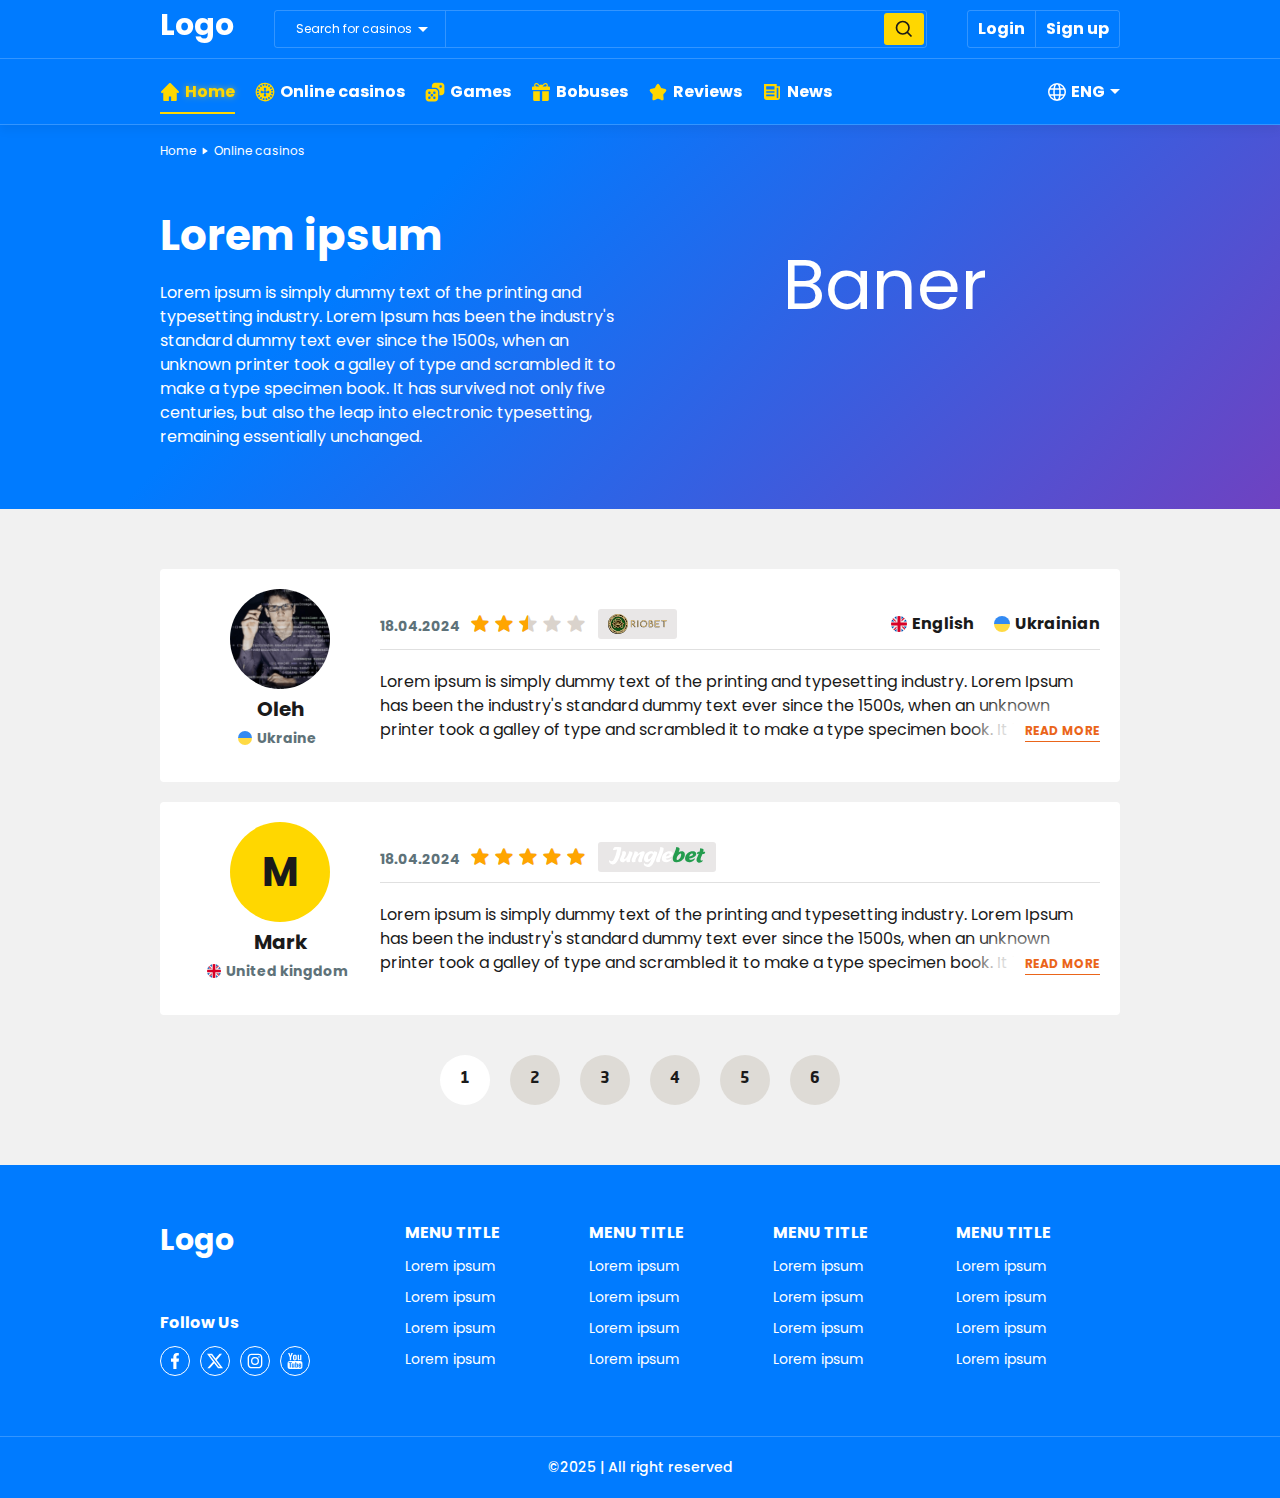
<file: reviews.html>
<!DOCTYPE html>
<html lang="en">
  <head>
    <meta charset="UTF-8">
    <meta http-equiv="X-UA-Compatible" content="IE=edge">
    <meta name="viewport" content="width=device-width, initial-scale=1.0">
    <title>Home</title>
    <link rel="preconnect" href="https://fonts.googleapis.com">
    <link rel="preconnect" href="https://fonts.gstatic.com" crossorigin>
    <link rel="stylesheet" href="https://fonts.googleapis.com/css2?family=Noto+Sans:ital,wght@0,100..900;1,100..900&amp;display=swap">
    <link rel="stylesheet" href="https://fonts.googleapis.com/css2?family=Poppins:ital,wght@0,100;0,200;0,300;0,400;0,500;0,600;0,700;0,800;0,900;1,100;1,200;1,300;1,400;1,500;1,600;1,700;1,800;1,900&amp;display=swap">
    <link rel="stylesheet" href="assets/css/libs/fancybox.css">
    <link rel="stylesheet" href="assets/css/libs/nouislider.min.css">
    <link rel="stylesheet" href="assets/css/app.min.css">
  </head>
  <body>
    <header class="header">
      <div class="header-top">
        <div class="container d-flex flex-wrap justify-between">
          <div class="header-top__logo"><a class="d-flex align-center justify-center" href="#">Logo</a></div>
          <div class="header-top__nav d-flex flex-wrap">
            <div class="header-top__nav-search">
              <form>
                <div class="form-wrap d-flex">
                  <div class="form-wrap__inner d-flex">
                    <input type="hidden" name="post_type" value="casinos">
                    <div class="form-wrap__type">
                      <label class="d-flex align-center justify-center" for="search">
                        <div class="label-title">Search for casinos</div><span class="d-flex justify-center align-center">
                          <svg class="icon icon-right-arrow icon-fill">
                            <use xlink:href="assets/symbol/svg/sprite.symbol.svg#right-arrow"></use>
                          </svg></span>
                      </label>
                      <ul>
                        <li class="active" data-type="casinos">Search for casinos</li>
                        <li data-type="games">Search for games</li>
                        <li data-type="bonuses">Search for bonuses</li>
                      </ul>
                    </div>
                    <input id="search" name="s">
                  </div>
                  <button class="d-flex align-center justify-center" type="submit">
                    <svg class="icon icon-search icon-stroke icon-20">
                      <use xlink:href="assets/symbol/svg/sprite.symbol.svg#search"></use>
                    </svg>
                  </button>
                </div>
              </form>
            </div>
            <div class="header-top__nav-auth d-flex"><a class="text-font-secondary link__popup" href="#" data-src="#login">Login</a><a class="text-font-secondary link__popup" href="#" data-src="#sign">Sign up</a></div>
            <button class="btn-burger" type="button"><span class="btn-burger__line"></span><span class="btn-burger__line"></span><span class="btn-burger__line"></span></button>
          </div>
        </div>
      </div>
      <div class="header-bottom">
        <div class="container d-flex justify-between column-md">
          <nav class="menu-primary">
            <ul class="d-flex">
              <li class="current-menu-item"><a class="d-flex align-center" href="/">
                  <div class="menu-item__icon menu-item__icon-home">
                    <svg class="icon icon-house icon-fill">
                      <use xlink:href="assets/symbol/svg/sprite.symbol.svg#house"></use>
                    </svg>
                  </div>Home</a></li>
              <li class="dropdowns"><a class="d-flex align-center" href="casinos.html" data-children="drop-1">
                  <div class="menu-item__icon">
                    <svg class="icon icon-casino-2 icon-fill">
                      <use xlink:href="assets/symbol/svg/sprite.symbol.svg#casino-2"></use>
                    </svg>
                  </div>Online casinos</a></li>
              <li class="dropdowns"><a class="d-flex align-center" href="games.html" data-children="drop-2">
                  <div class="menu-item__icon">
                    <svg class="icon icon-games icon-fill">
                      <use xlink:href="assets/symbol/svg/sprite.symbol.svg#games"></use>
                    </svg>
                  </div>Games</a></li>
              <li class="dropdowns"><a class="d-flex align-center" href="bonuses.html" data-children="drop-3">
                  <div class="menu-item__icon menu-item__icon-bonuses">
                    <svg class="icon icon-giftbox icon-fill">
                      <use xlink:href="assets/symbol/svg/sprite.symbol.svg#giftbox"></use>
                    </svg>
                  </div>Bobuses</a></li>
              <li><a class="d-flex align-center" href="reviews.html">
                  <div class="menu-item__icon">
                    <svg class="icon icon-star icon-fill">
                      <use xlink:href="assets/symbol/svg/sprite.symbol.svg#star"></use>
                    </svg>
                  </div>Reviews</a></li>
              <li><a class="d-flex align-center" href="news.html">
                  <div class="menu-item__icon menu-item__icon-news">
                    <svg class="icon icon-newspaper icon-fill">
                      <use xlink:href="assets/symbol/svg/sprite.symbol.svg#newspaper"></use>
                    </svg>
                  </div>News</a></li>
            </ul>
          </nav>
          <div class="header__lang">
            <button class="d-flex align-center">
              <svg class="icon icon-language icon-stroke icon-20">
                <use xlink:href="assets/symbol/svg/sprite.symbol.svg#language"></use>
              </svg><span>ENG</span>
            </button>
            <ul>
              <li><a class="d-flex align-center" href="#">
                  <div class="icon-lang ratio" data-lang-name="ua"></div>Українська</a></li>
              <li><a class="d-flex align-center" href="#">
                  <div class="icon-lang ratio" data-lang-name="cz"></div>Čeština</a></li>
              <li><a class="d-flex align-center" href="#">
                  <div class="icon-lang ratio" data-lang-name="dk"></div>Dansk</a></li>
              <li><a class="d-flex align-center" href="#">
                  <div class="icon-lang ratio" data-lang-name="de"></div>Deutsch</a></li>
              <li><a class="d-flex align-center" href="#">
                  <div class="icon-lang ratio" data-lang-name="gb"></div>English</a></li>
            </ul>
          </div>
        </div>
      </div>
    </header>
    <main class="main-wrapper">
      <div class="hero hero-home glow-block">
        <div class="container">
          <div class="row">
            <div class="col-12 breadscrumbs">
              <ul class="d-flex align-center">
                <li><a class="d-flex align-center" href="/">Home
                    <svg class="icon icon-right-arrow icon-fill">
                      <use xlink:href="assets/symbol/svg/sprite.symbol.svg#right-arrow"></use>
                    </svg></a></li>
                <li><span class="d-flex align-center">Online casinos
                    <svg class="icon icon-right-arrow icon-fill">
                      <use xlink:href="assets/symbol/svg/sprite.symbol.svg#right-arrow"></use>
                    </svg></span></li>
              </ul>
            </div>
            <div class="col-6-xl col-12-sm d-flex justify-center flex-column mb-20-sm">
              <h1>Lorem ipsum</h1>
              <p>Lorem ipsum is simply dummy text of the printing and typesetting industry. Lorem Ipsum has been the industry's standard dummy text ever since the 1500s, when an unknown printer took a galley of type and scrambled it to make a type specimen book. It has survived not only five centuries, but also the leap into electronic typesetting, remaining essentially unchanged. </p>
            </div>
            <div class="col-6-xl col-12-sm">
              <div class="hero__img ratio d-flex justify-center align-center">
                <div class="baner">Baner</div>
              </div>
            </div>
          </div>
        </div>
      </div>
      <div class="section">
        <div class="csn">
          <div class="container">
            <div class="row">
              <div class="col-12-xl">
                <ol class="comments-list">
                  <li>
                    <div class="comment-body">
                      <div class="comment-body__left">
                        <div class="comment-body__left-inner d-flex flex-column align-center">
                          <div class="comment-body__left-img ratio">
                            <div class="letter-block d-flex justify-center align-center text-font-secondary text-upper"><img src="assets/images/src/ava.png" alt=""></div>
                          </div>
                          <div class="comment-body__left-name"><span>Oleh</span></div>
                          <div class="comment-body__left-country d-flex align-center">
                            <div class="icon-country ratio" data-country-name="ua"></div><span class="country-name">Ukraine</span>
                          </div>
                        </div>
                      </div>
                      <div class="comment-body__right">
                        <div class="comment-body__right-meta">
                          <div class="comment-body__right-meta-header d-flex justify-between flex-wrap">
                            <div class="comment-body__right-meta-header-rating d-flex align-center">
                              <div class="date">18.04.2024</div>
                              <div class="rating rating-average"><span style="width: 50%"></span></div><a href="#"><img src="assets/images/src/logo-riobet.svg" alt=""></a>
                            </div>
                            <ul class="d-flex justify-end">
                              <li class="d-flex align-center">
                                <div class="icon-lang ratio" data-lang-name="gb"></div><span>English</span>
                              </li>
                              <li class="d-flex align-center">
                                <div class="icon-lang ratio" data-lang-name="ua"></div><span>Ukrainian</span>
                              </li>
                            </ul>
                          </div>
                        </div>
                        <div class="comment-body__right-text">
                          <div class="comment-body__right-text-item active">
                            <p>Lorem ipsum is simply dummy text of the printing and typesetting industry. Lorem Ipsum has been the industry's standard dummy text ever since the 1500s, when an unknown printer took a galley of type and scrambled it to make a type specimen book. It has survived not only five centuries, but also the leap into electronic typesetting, remaining essentially unchanged.</p>
                          </div>
                          <div class="comment-body__right-text-item">
                            <p>Lorem Ipsum - це текст-"риба", що використовується в друкарстві та дизайні. Lorem Ipsum є, фактично, стандартною "рибою" аж з XVI сторіччя, коли невідомий друкар взяв шрифтову гранку та склав на ній підбірку зразків шрифтів. "Риба" не тільки успішно пережила п'ять століть, але й прижилася в електронному верстуванні, залишаючись по суті незмінною. Вона популяризувалась в 60-их роках минулого сторіччя завдяки виданню зразків шрифтів Letraset, які містили уривки з Lorem Ipsum, і вдруге - нещодавно завдяки програмам комп'ютерного верстування на кшталт Aldus Pagemaker, які використовували різні версії Lorem Ipsum.</p>
                          </div>
                        </div>
                      </div>
                    </div>
                  </li>
                  <li>
                    <div class="comment-body">
                      <div class="comment-body__left">
                        <div class="comment-body__left-inner d-flex flex-column align-center">
                          <div class="comment-body__left-img ratio">
                            <div class="letter-block d-flex justify-center align-center text-font-secondary text-upper">M</div>
                          </div>
                          <div class="comment-body__left-name"><span>Mark</span></div>
                          <div class="comment-body__left-country d-flex align-center">
                            <div class="icon-country ratio" data-country-name="gb"></div><span class="country-name">United kingdom</span>
                          </div>
                        </div>
                      </div>
                      <div class="comment-body__right">
                        <div class="comment-body__right-meta">
                          <div class="comment-body__right-meta-header">
                            <div class="comment-body__right-meta-header-rating d-flex align-center">
                              <div class="date">18.04.2024</div>
                              <div class="rating rating-average"><span style="width: 100%"></span></div><a href="#"><img src="assets/images/src/junglebet.svg" alt=""></a>
                            </div>
                          </div>
                        </div>
                        <div class="comment-body__right-text">
                          <div class="comment-body__right-text-item active">
                            <p>Lorem ipsum is simply dummy text of the printing and typesetting industry. Lorem Ipsum has been the industry's standard dummy text ever since the 1500s, when an unknown printer took a galley of type and scrambled it to make a type specimen book. It has survived not only five centuries, but also the leap into electronic typesetting, remaining essentially unchanged. Lorem ipsum is simply dummy text of the printing and typesetting industry. Lorem Ipsum has been the industry's standard dummy text ever since the 1500s, when an unknown printer took a galley of type and scrambled it to make a type specimen book. It has survived not only five centuries, but also the leap into electronic typesetting, remaining essentially unchanged.</p>
                          </div>
                        </div>
                      </div>
                    </div>
                  </li>
                </ol>
                <div class="pagination">
                  <ul>
                    <li><span>1</span></li>
                    <li><a href="#">2</a></li>
                    <li><a href="#">3</a></li>
                    <li><a href="#">4</a></li>
                    <li><a href="#">5</a></li>
                    <li><a href="#">6</a></li>
                  </ul>
                </div>
              </div>
            </div>
          </div>
        </div>
      </div>
    </main>
    <div class="footer">
      <div class="footer-top">
        <div class="container">
          <div class="row">
            <div class="col-3-xl col-12-md first-row">
              <div class="footer__logo"><a class="d-flex align-center text-font-secondary" href="#">Logo</a></div>
              <div class="footer__social">
                <div class="footer__social-title text-font-secondary">Follow Us</div>
                <ul class="d-flex">
                  <li><a class="d-flex justify-center align-center" href="#">
                      <svg class="icon icon-facebook icon-fill">
                        <use xlink:href="assets/symbol/svg/sprite.symbol.svg#facebook"></use>
                      </svg></a></li>
                  <li><a class="d-flex justify-center align-center" href="#">
                      <svg class="icon icon-twitter-x icon-fill">
                        <use xlink:href="assets/symbol/svg/sprite.symbol.svg#twitter-x"></use>
                      </svg></a></li>
                  <li><a class="d-flex justify-center align-center" href="#">
                      <svg class="icon icon-instagram icon-fill">
                        <use xlink:href="assets/symbol/svg/sprite.symbol.svg#instagram"></use>
                      </svg></a></li>
                  <li><a class="d-flex justify-center align-center" href="#">
                      <svg class="icon icon-youtube icon-fill">
                        <use xlink:href="assets/symbol/svg/sprite.symbol.svg#youtube"></use>
                      </svg></a></li>
                </ul>
              </div>
            </div>
            <div class="col-9-xl col-12-md">
              <div class="row">
                <div class="col-3-xl col-6-md col-12-sm mb-20-md">
                  <div class="footer__nav">
                    <div class="footer__nav-title text-font-secondary text-upper text-bold">Menu title</div>
                    <nav>
                      <ul>
                        <li><a href="">Lorem ipsum</a></li>
                        <li><a href="">Lorem ipsum</a></li>
                        <li><a href="">Lorem ipsum</a></li>
                        <li><a href="">Lorem ipsum</a></li>
                      </ul>
                    </nav>
                  </div>
                </div>
                <div class="col-3-xl col-6-md col-12-sm mb-20-md">
                  <div class="footer__nav">
                    <div class="footer__nav-title text-font-secondary text-upper text-bold">Menu title</div>
                    <nav>
                      <ul>
                        <li><a href="">Lorem ipsum</a></li>
                        <li><a href="">Lorem ipsum</a></li>
                        <li><a href="">Lorem ipsum</a></li>
                        <li><a href="">Lorem ipsum</a></li>
                      </ul>
                    </nav>
                  </div>
                </div>
                <div class="col-3-xl col-6-md col-12-sm mb-20-md">
                  <div class="footer__nav">
                    <div class="footer__nav-title text-font-secondary text-upper text-bold">Menu title</div>
                    <nav>
                      <ul>
                        <li><a href="">Lorem ipsum</a></li>
                        <li><a href="">Lorem ipsum</a></li>
                        <li><a href="">Lorem ipsum</a></li>
                        <li><a href="">Lorem ipsum</a></li>
                      </ul>
                    </nav>
                  </div>
                </div>
                <div class="col-3-xl col-6-md col-12-sm mb-20-md">
                  <div class="footer__nav">
                    <div class="footer__nav-title text-font-secondary text-upper text-bold">Menu title</div>
                    <nav>
                      <ul>
                        <li><a href="">Lorem ipsum</a></li>
                        <li><a href="">Lorem ipsum</a></li>
                        <li><a href="">Lorem ipsum</a></li>
                        <li><a href="">Lorem ipsum</a></li>
                      </ul>
                    </nav>
                  </div>
                </div>
              </div>
            </div>
          </div>
        </div>
      </div>
      <div class="footer__bottom">
        <div class="container">
          <div class="row">
            <div class="col-12">
              <p>©2025 | All right reserved</p>
            </div>
          </div>
        </div>
      </div>
    </div>
    <div class="menu-sub" id="drop-1">
      <div class="container">
        <div class="menu-sub__wrap">
          <div class="row">
            <div class="col-9-xl">
              <div class="row">
                <div class="col-4-xl">
                  <div class="title">Online casinos</div>
                  <nav>
                    <ul>
                      <li><a href="#">Lorem Ipsum is simply dummy</a></li>
                      <li><a href="#">Lorem Ipsum is simply dummy</a></li>
                      <li><a href="#">Lorem Ipsum is simply dummy</a></li>
                    </ul>
                  </nav>
                </div>
                <div class="col-4-xl">
                  <div class="title">Popular filters</div>
                  <nav>
                    <ul>
                      <li><a href="#">Lorem Ipsum is simply dummy lorem Ipsum is simply dummy</a></li>
                      <li><a href="#">Lorem Ipsum is simply dummy</a></li>
                      <li><a href="#">Lorem Ipsum is simply dummy</a></li>
                      <li><a href="#">Lorem Ipsum is simply dummy</a></li>
                    </ul>
                  </nav>
                </div>
                <div class="col-4-xl">
                  <div class="title">Casinos by payment method</div>
                  <nav>
                    <ul>
                      <li><a href="#">Lorem Ipsum is simply dummy</a></li>
                      <li><a href="#">Lorem Ipsum is simply dummy</a></li>
                      <li><a href="#">Lorem Ipsum is simply dummy</a></li>
                      <li><a href="#">Lorem Ipsum is simply dummy</a></li>
                      <li><a href="#">Lorem Ipsum is simply dummy</a></li>
                    </ul>
                  </nav>
                </div>
              </div>
            </div>
            <div class="col-3-xl d-flex justify-center align-center">
              <p>Img baner</p>
            </div>
          </div>
        </div>
      </div>
    </div>
    <div class="menu-sub" id="drop-2">
      <div class="container">
        <div class="menu-sub__wrap">
          <div class="row">
            <div class="col-9-xl">
              <div class="row">
                <div class="col-4-xl">
                  <div class="title">Online games</div>
                  <nav>
                    <ul>
                      <li><a href="#">Lorem Ipsum is simply dummy</a></li>
                      <li><a href="#">Lorem Ipsum is simply dummy</a></li>
                      <li><a href="#">Lorem Ipsum is simply dummy</a></li>
                    </ul>
                  </nav>
                </div>
                <div class="col-4-xl">
                  <div class="title">Popular games</div>
                  <nav>
                    <ul>
                      <li><a href="#">Lorem Ipsum is simply dummy lorem Ipsum is simply dummy</a></li>
                      <li><a href="#">Lorem Ipsum is simply dummy</a></li>
                      <li><a href="#">Lorem Ipsum is simply dummy</a></li>
                      <li><a href="#">Lorem Ipsum is simply dummy</a></li>
                    </ul>
                  </nav>
                </div>
                <div class="col-4-xl">
                  <div class="title">Free games</div>
                  <nav>
                    <ul>
                      <li><a href="#">Lorem Ipsum is simply dummy</a></li>
                      <li><a href="#">Lorem Ipsum is simply dummy</a></li>
                      <li><a href="#">Lorem Ipsum is simply dummy</a></li>
                      <li><a href="#">Lorem Ipsum is simply dummy</a></li>
                      <li><a href="#">Lorem Ipsum is simply dummy</a></li>
                    </ul>
                  </nav>
                </div>
              </div>
            </div>
            <div class="col-3-xl d-flex justify-center align-center">
              <p>Img baner</p>
            </div>
          </div>
        </div>
      </div>
    </div>
    <div class="menu-sub" id="drop-2">
      <div class="container">
        <div class="menu-sub__wrap">
          <div class="row">
            <div class="col-9-xl">
              <div class="row">
                <div class="col-4-xl">
                  <div class="title">Online games</div>
                  <nav>
                    <ul>
                      <li><a href="#">Lorem Ipsum is simply dummy</a></li>
                      <li><a href="#">Lorem Ipsum is simply dummy</a></li>
                      <li><a href="#">Lorem Ipsum is simply dummy</a></li>
                    </ul>
                  </nav>
                </div>
                <div class="col-4-xl">
                  <div class="title">Popular games</div>
                  <nav>
                    <ul>
                      <li><a href="#">Lorem Ipsum is simply dummy lorem Ipsum is simply dummy</a></li>
                      <li><a href="#">Lorem Ipsum is simply dummy</a></li>
                      <li><a href="#">Lorem Ipsum is simply dummy</a></li>
                      <li><a href="#">Lorem Ipsum is simply dummy</a></li>
                    </ul>
                  </nav>
                </div>
                <div class="col-4-xl">
                  <div class="title">Free games</div>
                  <nav>
                    <ul>
                      <li><a href="#">Lorem Ipsum is simply dummy</a></li>
                      <li><a href="#">Lorem Ipsum is simply dummy</a></li>
                      <li><a href="#">Lorem Ipsum is simply dummy</a></li>
                      <li><a href="#">Lorem Ipsum is simply dummy</a></li>
                      <li><a href="#">Lorem Ipsum is simply dummy</a></li>
                    </ul>
                  </nav>
                </div>
              </div>
            </div>
            <div class="col-3-xl d-flex justify-center align-center">
              <p>Img baner</p>
            </div>
          </div>
        </div>
      </div>
    </div>
    <div class="menu-sub" id="drop-3">
      <div class="container">
        <div class="menu-sub__wrap">
          <div class="row">
            <div class="col-9-xl">
              <div class="row">
                <div class="col-4-xl">
                  <div class="title">Bonys type</div>
                  <nav>
                    <ul>
                      <li><a href="#">Lorem Ipsum is simply dummy</a></li>
                      <li><a href="#">Lorem Ipsum is simply dummy</a></li>
                      <li><a href="#">Lorem Ipsum is simply dummy</a></li>
                    </ul>
                  </nav>
                </div>
                <div class="col-4-xl">
                  <div class="title">All bonuses</div>
                  <nav>
                    <ul>
                      <li><a href="#">Lorem Ipsum is simply dummy lorem Ipsum is simply dummy</a></li>
                      <li><a href="#">Lorem Ipsum is simply dummy</a></li>
                      <li><a href="#">Lorem Ipsum is simply dummy</a></li>
                      <li><a href="#">Lorem Ipsum is simply dummy</a></li>
                    </ul>
                  </nav>
                </div>
                <div class="col-4-xl">
                  <div class="title">No deposit bonuses</div>
                  <nav>
                    <ul>
                      <li><a href="#">Lorem Ipsum is simply dummy</a></li>
                      <li><a href="#">Lorem Ipsum is simply dummy</a></li>
                      <li><a href="#">Lorem Ipsum is simply dummy</a></li>
                      <li><a href="#">Lorem Ipsum is simply dummy</a></li>
                      <li><a href="#">Lorem Ipsum is simply dummy</a></li>
                    </ul>
                  </nav>
                </div>
              </div>
            </div>
            <div class="col-3-xl d-flex justify-center align-center">
              <p>Img baner</p>
            </div>
          </div>
        </div>
      </div>
    </div>
    <div class="popup" id="login" style="display: none">
      <div class="popup-title">Login</div>
      <form>
        <div class="form-row">
          <input type="text" placeholder="Login">
        </div>
        <div class="form-row">
          <input type="password" placeholder="Password">
        </div>
        <div class="form-login d-flex justify-center">
          <button class="btn btn-primary" type="button">Login</button>
        </div>
      </form>
    </div>
    <div class="popup" id="sign" style="display: none">
      <div class="popup-title">Sign Up</div>
      <form>
        <div class="form-row">
          <input type="text" placeholder="Login">
        </div>
        <div class="form-row">
          <input type="email" placeholder="Email">
        </div>
        <div class="form-row">
          <input type="password" placeholder="Password">
        </div>
        <div class="form-row">
          <input type="password" placeholder="Confirm password">
        </div>
        <div class="form-login d-flex justify-center">
          <button class="btn btn-primary" type="button">Sign up</button>
        </div>
      </form>
    </div>
    <script src="assets/js/libs/fancybox.umd.js"></script>
    <script src="assets/js/libs/purecounter.js"></script>
    <script src="assets/js/libs/swiper-bundle.min.js"></script>
    <script src="assets/js/libs/nouislider.min.js"></script>
    <script src="assets/js/json/countries_flags_local.js"></script>
    <script src="assets/js/app.js"></script>
  </body>
</html>
</file>
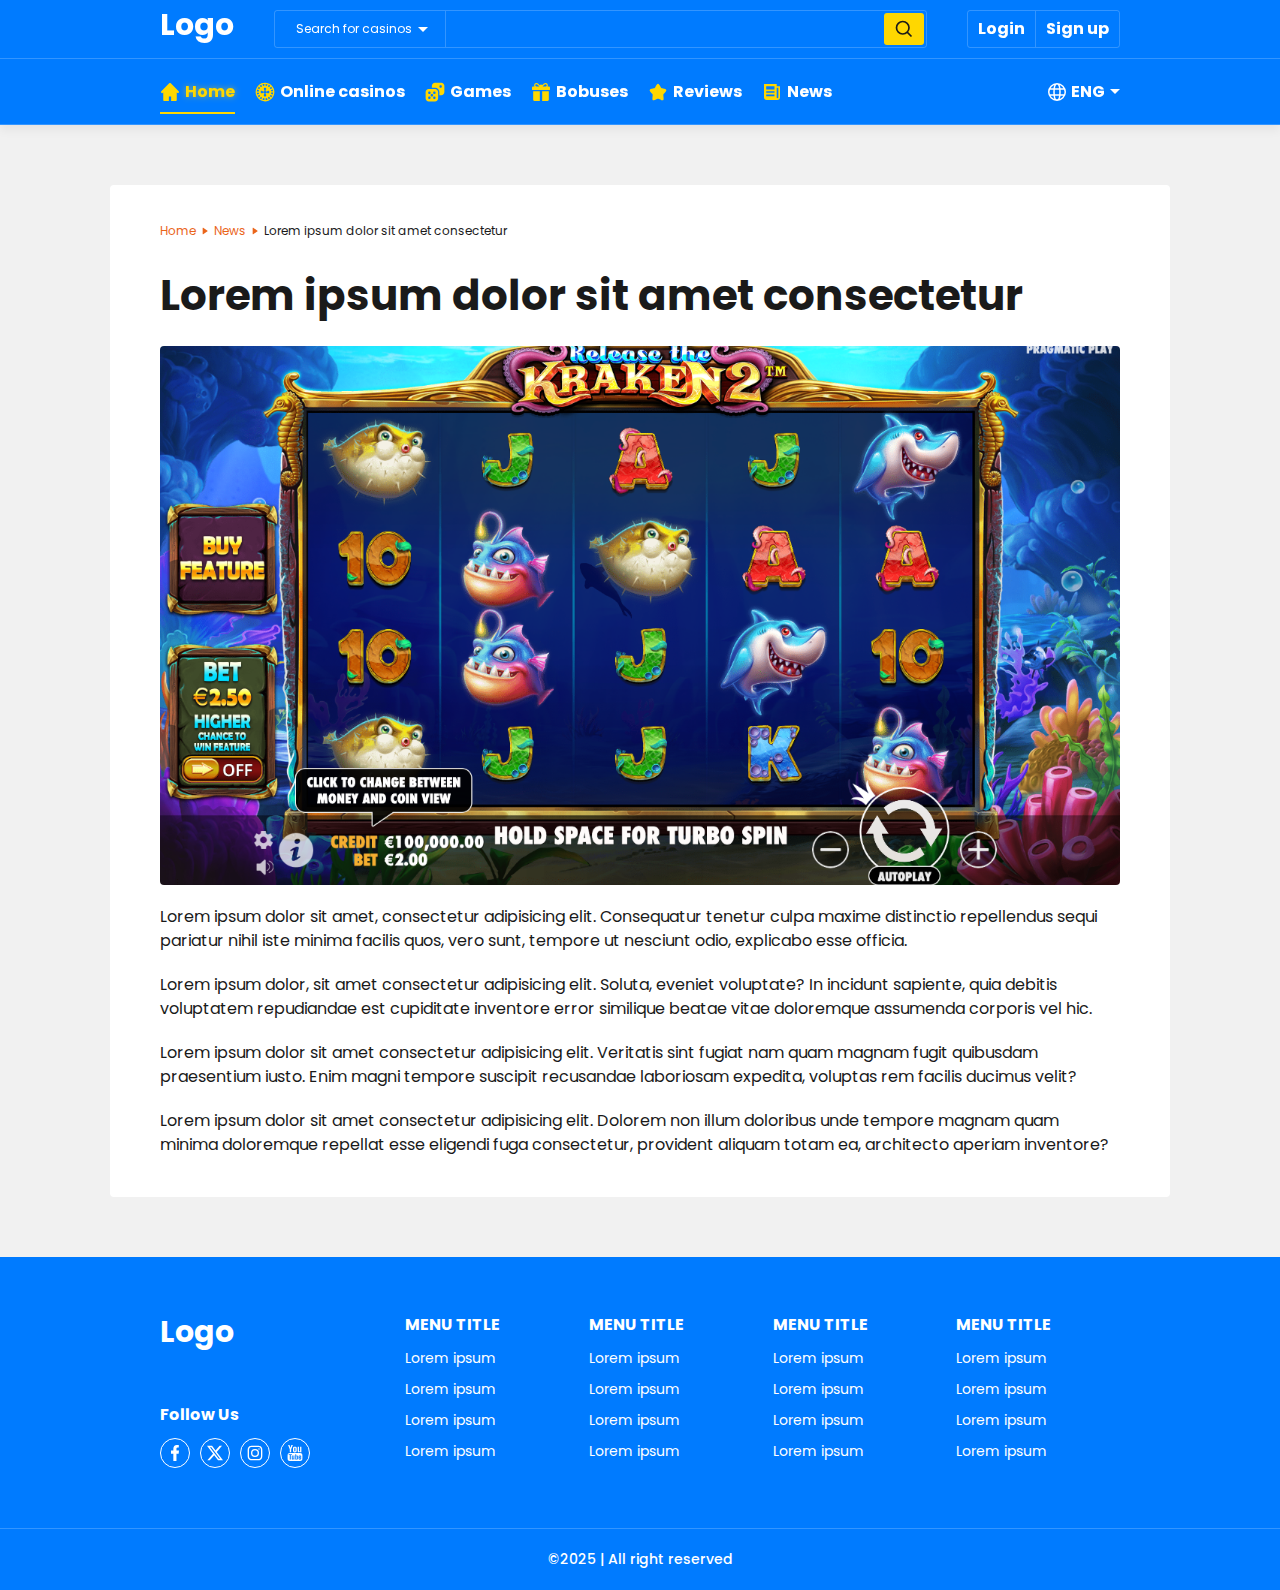
<file: single.html>
<!DOCTYPE html>
<html lang="en">
  <head>
    <meta charset="UTF-8">
    <meta http-equiv="X-UA-Compatible" content="IE=edge">
    <meta name="viewport" content="width=device-width, initial-scale=1.0">
    <title>Home</title>
    <link rel="preconnect" href="https://fonts.googleapis.com">
    <link rel="preconnect" href="https://fonts.gstatic.com" crossorigin>
    <link rel="stylesheet" href="https://fonts.googleapis.com/css2?family=Noto+Sans:ital,wght@0,100..900;1,100..900&amp;display=swap">
    <link rel="stylesheet" href="https://fonts.googleapis.com/css2?family=Poppins:ital,wght@0,100;0,200;0,300;0,400;0,500;0,600;0,700;0,800;0,900;1,100;1,200;1,300;1,400;1,500;1,600;1,700;1,800;1,900&amp;display=swap">
    <link rel="stylesheet" href="assets/css/libs/fancybox.css">
    <link rel="stylesheet" href="assets/css/libs/nouislider.min.css">
    <link rel="stylesheet" href="assets/css/app.min.css">
  </head>
  <body>
    <header class="header">
      <div class="header-top">
        <div class="container d-flex flex-wrap justify-between">
          <div class="header-top__logo"><a class="d-flex align-center justify-center" href="#">Logo</a></div>
          <div class="header-top__nav d-flex flex-wrap">
            <div class="header-top__nav-search">
              <form>
                <div class="form-wrap d-flex">
                  <div class="form-wrap__inner d-flex">
                    <input type="hidden" name="post_type" value="casinos">
                    <div class="form-wrap__type">
                      <label class="d-flex align-center justify-center" for="search">
                        <div class="label-title">Search for casinos</div><span class="d-flex justify-center align-center">
                          <svg class="icon icon-right-arrow icon-fill">
                            <use xlink:href="assets/symbol/svg/sprite.symbol.svg#right-arrow"></use>
                          </svg></span>
                      </label>
                      <ul>
                        <li class="active" data-type="casinos">Search for casinos</li>
                        <li data-type="games">Search for games</li>
                        <li data-type="bonuses">Search for bonuses</li>
                      </ul>
                    </div>
                    <input id="search" name="s">
                  </div>
                  <button class="d-flex align-center justify-center" type="submit">
                    <svg class="icon icon-search icon-stroke icon-20">
                      <use xlink:href="assets/symbol/svg/sprite.symbol.svg#search"></use>
                    </svg>
                  </button>
                </div>
              </form>
            </div>
            <div class="header-top__nav-auth d-flex"><a class="text-font-secondary link__popup" href="#" data-src="#login">Login</a><a class="text-font-secondary link__popup" href="#" data-src="#sign">Sign up</a></div>
            <button class="btn-burger" type="button"><span class="btn-burger__line"></span><span class="btn-burger__line"></span><span class="btn-burger__line"></span></button>
          </div>
        </div>
      </div>
      <div class="header-bottom">
        <div class="container d-flex justify-between column-md">
          <nav class="menu-primary">
            <ul class="d-flex">
              <li class="current-menu-item"><a class="d-flex align-center" href="/">
                  <div class="menu-item__icon menu-item__icon-home">
                    <svg class="icon icon-house icon-fill">
                      <use xlink:href="assets/symbol/svg/sprite.symbol.svg#house"></use>
                    </svg>
                  </div>Home</a></li>
              <li class="dropdowns"><a class="d-flex align-center" href="casinos.html" data-children="drop-1">
                  <div class="menu-item__icon">
                    <svg class="icon icon-casino-2 icon-fill">
                      <use xlink:href="assets/symbol/svg/sprite.symbol.svg#casino-2"></use>
                    </svg>
                  </div>Online casinos</a></li>
              <li class="dropdowns"><a class="d-flex align-center" href="games.html" data-children="drop-2">
                  <div class="menu-item__icon">
                    <svg class="icon icon-games icon-fill">
                      <use xlink:href="assets/symbol/svg/sprite.symbol.svg#games"></use>
                    </svg>
                  </div>Games</a></li>
              <li class="dropdowns"><a class="d-flex align-center" href="bonuses.html" data-children="drop-3">
                  <div class="menu-item__icon menu-item__icon-bonuses">
                    <svg class="icon icon-giftbox icon-fill">
                      <use xlink:href="assets/symbol/svg/sprite.symbol.svg#giftbox"></use>
                    </svg>
                  </div>Bobuses</a></li>
              <li><a class="d-flex align-center" href="reviews.html">
                  <div class="menu-item__icon">
                    <svg class="icon icon-star icon-fill">
                      <use xlink:href="assets/symbol/svg/sprite.symbol.svg#star"></use>
                    </svg>
                  </div>Reviews</a></li>
              <li><a class="d-flex align-center" href="news.html">
                  <div class="menu-item__icon menu-item__icon-news">
                    <svg class="icon icon-newspaper icon-fill">
                      <use xlink:href="assets/symbol/svg/sprite.symbol.svg#newspaper"></use>
                    </svg>
                  </div>News</a></li>
            </ul>
          </nav>
          <div class="header__lang">
            <button class="d-flex align-center">
              <svg class="icon icon-language icon-stroke icon-20">
                <use xlink:href="assets/symbol/svg/sprite.symbol.svg#language"></use>
              </svg><span>ENG</span>
            </button>
            <ul>
              <li><a class="d-flex align-center" href="#">
                  <div class="icon-lang ratio" data-lang-name="ua"></div>Українська</a></li>
              <li><a class="d-flex align-center" href="#">
                  <div class="icon-lang ratio" data-lang-name="cz"></div>Čeština</a></li>
              <li><a class="d-flex align-center" href="#">
                  <div class="icon-lang ratio" data-lang-name="dk"></div>Dansk</a></li>
              <li><a class="d-flex align-center" href="#">
                  <div class="icon-lang ratio" data-lang-name="de"></div>Deutsch</a></li>
              <li><a class="d-flex align-center" href="#">
                  <div class="icon-lang ratio" data-lang-name="gb"></div>English</a></li>
            </ul>
          </div>
        </div>
      </div>
    </header>
    <main class="main-wrapper">
      <!--include modules/blocks/front-page/hero-->
      <div class="single">
        <div class="breadscrumbs breadscrumbs-dark">
          <div class="container">
            <ul class="d-flex align-center">
              <li><a class="d-flex align-center" href="/">Home
                  <svg class="icon icon-right-arrow icon-fill">
                    <use xlink:href="assets/symbol/svg/sprite.symbol.svg#right-arrow"></use>
                  </svg></a></li>
              <li><a href="news.html">News
                  <svg class="icon icon-right-arrow icon-fill">
                    <use xlink:href="assets/symbol/svg/sprite.symbol.svg#right-arrow"></use>
                  </svg></a></li>
              <li><span class="d-flex align-center">Lorem ipsum dolor sit amet consectetur</span></li>
            </ul>
          </div>
        </div>
        <div class="container">
          <h1>Lorem ipsum dolor sit amet consectetur</h1><img src="assets/images/src/games/kraken-2.png" alt="">
          <p>Lorem ipsum dolor sit amet, consectetur adipisicing elit. Consequatur tenetur culpa maxime distinctio repellendus sequi pariatur nihil iste minima facilis quos, vero sunt, tempore ut nesciunt odio, explicabo esse officia.</p>
          <p>Lorem ipsum dolor, sit amet consectetur adipisicing elit. Soluta, eveniet voluptate? In incidunt sapiente, quia debitis voluptatem repudiandae est cupiditate inventore error similique beatae vitae doloremque assumenda corporis vel hic.</p>
          <p>Lorem ipsum dolor sit amet consectetur adipisicing elit. Veritatis sint fugiat nam quam magnam fugit quibusdam praesentium iusto. Enim magni tempore suscipit recusandae laboriosam expedita, voluptas rem facilis ducimus velit?</p>
          <p>Lorem ipsum dolor sit amet consectetur adipisicing elit. Dolorem non illum doloribus unde tempore magnam quam minima doloremque repellat esse eligendi fuga consectetur, provident aliquam totam ea, architecto aperiam inventore?</p>
        </div>
      </div>
    </main>
    <div class="footer">
      <div class="footer-top">
        <div class="container">
          <div class="row">
            <div class="col-3-xl col-12-md first-row">
              <div class="footer__logo"><a class="d-flex align-center text-font-secondary" href="#">Logo</a></div>
              <div class="footer__social">
                <div class="footer__social-title text-font-secondary">Follow Us</div>
                <ul class="d-flex">
                  <li><a class="d-flex justify-center align-center" href="#">
                      <svg class="icon icon-facebook icon-fill">
                        <use xlink:href="assets/symbol/svg/sprite.symbol.svg#facebook"></use>
                      </svg></a></li>
                  <li><a class="d-flex justify-center align-center" href="#">
                      <svg class="icon icon-twitter-x icon-fill">
                        <use xlink:href="assets/symbol/svg/sprite.symbol.svg#twitter-x"></use>
                      </svg></a></li>
                  <li><a class="d-flex justify-center align-center" href="#">
                      <svg class="icon icon-instagram icon-fill">
                        <use xlink:href="assets/symbol/svg/sprite.symbol.svg#instagram"></use>
                      </svg></a></li>
                  <li><a class="d-flex justify-center align-center" href="#">
                      <svg class="icon icon-youtube icon-fill">
                        <use xlink:href="assets/symbol/svg/sprite.symbol.svg#youtube"></use>
                      </svg></a></li>
                </ul>
              </div>
            </div>
            <div class="col-9-xl col-12-md">
              <div class="row">
                <div class="col-3-xl col-6-md col-12-sm mb-20-md">
                  <div class="footer__nav">
                    <div class="footer__nav-title text-font-secondary text-upper text-bold">Menu title</div>
                    <nav>
                      <ul>
                        <li><a href="">Lorem ipsum</a></li>
                        <li><a href="">Lorem ipsum</a></li>
                        <li><a href="">Lorem ipsum</a></li>
                        <li><a href="">Lorem ipsum</a></li>
                      </ul>
                    </nav>
                  </div>
                </div>
                <div class="col-3-xl col-6-md col-12-sm mb-20-md">
                  <div class="footer__nav">
                    <div class="footer__nav-title text-font-secondary text-upper text-bold">Menu title</div>
                    <nav>
                      <ul>
                        <li><a href="">Lorem ipsum</a></li>
                        <li><a href="">Lorem ipsum</a></li>
                        <li><a href="">Lorem ipsum</a></li>
                        <li><a href="">Lorem ipsum</a></li>
                      </ul>
                    </nav>
                  </div>
                </div>
                <div class="col-3-xl col-6-md col-12-sm mb-20-md">
                  <div class="footer__nav">
                    <div class="footer__nav-title text-font-secondary text-upper text-bold">Menu title</div>
                    <nav>
                      <ul>
                        <li><a href="">Lorem ipsum</a></li>
                        <li><a href="">Lorem ipsum</a></li>
                        <li><a href="">Lorem ipsum</a></li>
                        <li><a href="">Lorem ipsum</a></li>
                      </ul>
                    </nav>
                  </div>
                </div>
                <div class="col-3-xl col-6-md col-12-sm mb-20-md">
                  <div class="footer__nav">
                    <div class="footer__nav-title text-font-secondary text-upper text-bold">Menu title</div>
                    <nav>
                      <ul>
                        <li><a href="">Lorem ipsum</a></li>
                        <li><a href="">Lorem ipsum</a></li>
                        <li><a href="">Lorem ipsum</a></li>
                        <li><a href="">Lorem ipsum</a></li>
                      </ul>
                    </nav>
                  </div>
                </div>
              </div>
            </div>
          </div>
        </div>
      </div>
      <div class="footer__bottom">
        <div class="container">
          <div class="row">
            <div class="col-12">
              <p>©2025 | All right reserved</p>
            </div>
          </div>
        </div>
      </div>
    </div>
    <div class="menu-sub" id="drop-1">
      <div class="container">
        <div class="menu-sub__wrap">
          <div class="row">
            <div class="col-9-xl">
              <div class="row">
                <div class="col-4-xl">
                  <div class="title">Online casinos</div>
                  <nav>
                    <ul>
                      <li><a href="#">Lorem Ipsum is simply dummy</a></li>
                      <li><a href="#">Lorem Ipsum is simply dummy</a></li>
                      <li><a href="#">Lorem Ipsum is simply dummy</a></li>
                    </ul>
                  </nav>
                </div>
                <div class="col-4-xl">
                  <div class="title">Popular filters</div>
                  <nav>
                    <ul>
                      <li><a href="#">Lorem Ipsum is simply dummy lorem Ipsum is simply dummy</a></li>
                      <li><a href="#">Lorem Ipsum is simply dummy</a></li>
                      <li><a href="#">Lorem Ipsum is simply dummy</a></li>
                      <li><a href="#">Lorem Ipsum is simply dummy</a></li>
                    </ul>
                  </nav>
                </div>
                <div class="col-4-xl">
                  <div class="title">Casinos by payment method</div>
                  <nav>
                    <ul>
                      <li><a href="#">Lorem Ipsum is simply dummy</a></li>
                      <li><a href="#">Lorem Ipsum is simply dummy</a></li>
                      <li><a href="#">Lorem Ipsum is simply dummy</a></li>
                      <li><a href="#">Lorem Ipsum is simply dummy</a></li>
                      <li><a href="#">Lorem Ipsum is simply dummy</a></li>
                    </ul>
                  </nav>
                </div>
              </div>
            </div>
            <div class="col-3-xl d-flex justify-center align-center">
              <p>Img baner</p>
            </div>
          </div>
        </div>
      </div>
    </div>
    <div class="menu-sub" id="drop-2">
      <div class="container">
        <div class="menu-sub__wrap">
          <div class="row">
            <div class="col-9-xl">
              <div class="row">
                <div class="col-4-xl">
                  <div class="title">Online games</div>
                  <nav>
                    <ul>
                      <li><a href="#">Lorem Ipsum is simply dummy</a></li>
                      <li><a href="#">Lorem Ipsum is simply dummy</a></li>
                      <li><a href="#">Lorem Ipsum is simply dummy</a></li>
                    </ul>
                  </nav>
                </div>
                <div class="col-4-xl">
                  <div class="title">Popular games</div>
                  <nav>
                    <ul>
                      <li><a href="#">Lorem Ipsum is simply dummy lorem Ipsum is simply dummy</a></li>
                      <li><a href="#">Lorem Ipsum is simply dummy</a></li>
                      <li><a href="#">Lorem Ipsum is simply dummy</a></li>
                      <li><a href="#">Lorem Ipsum is simply dummy</a></li>
                    </ul>
                  </nav>
                </div>
                <div class="col-4-xl">
                  <div class="title">Free games</div>
                  <nav>
                    <ul>
                      <li><a href="#">Lorem Ipsum is simply dummy</a></li>
                      <li><a href="#">Lorem Ipsum is simply dummy</a></li>
                      <li><a href="#">Lorem Ipsum is simply dummy</a></li>
                      <li><a href="#">Lorem Ipsum is simply dummy</a></li>
                      <li><a href="#">Lorem Ipsum is simply dummy</a></li>
                    </ul>
                  </nav>
                </div>
              </div>
            </div>
            <div class="col-3-xl d-flex justify-center align-center">
              <p>Img baner</p>
            </div>
          </div>
        </div>
      </div>
    </div>
    <div class="menu-sub" id="drop-2">
      <div class="container">
        <div class="menu-sub__wrap">
          <div class="row">
            <div class="col-9-xl">
              <div class="row">
                <div class="col-4-xl">
                  <div class="title">Online games</div>
                  <nav>
                    <ul>
                      <li><a href="#">Lorem Ipsum is simply dummy</a></li>
                      <li><a href="#">Lorem Ipsum is simply dummy</a></li>
                      <li><a href="#">Lorem Ipsum is simply dummy</a></li>
                    </ul>
                  </nav>
                </div>
                <div class="col-4-xl">
                  <div class="title">Popular games</div>
                  <nav>
                    <ul>
                      <li><a href="#">Lorem Ipsum is simply dummy lorem Ipsum is simply dummy</a></li>
                      <li><a href="#">Lorem Ipsum is simply dummy</a></li>
                      <li><a href="#">Lorem Ipsum is simply dummy</a></li>
                      <li><a href="#">Lorem Ipsum is simply dummy</a></li>
                    </ul>
                  </nav>
                </div>
                <div class="col-4-xl">
                  <div class="title">Free games</div>
                  <nav>
                    <ul>
                      <li><a href="#">Lorem Ipsum is simply dummy</a></li>
                      <li><a href="#">Lorem Ipsum is simply dummy</a></li>
                      <li><a href="#">Lorem Ipsum is simply dummy</a></li>
                      <li><a href="#">Lorem Ipsum is simply dummy</a></li>
                      <li><a href="#">Lorem Ipsum is simply dummy</a></li>
                    </ul>
                  </nav>
                </div>
              </div>
            </div>
            <div class="col-3-xl d-flex justify-center align-center">
              <p>Img baner</p>
            </div>
          </div>
        </div>
      </div>
    </div>
    <div class="menu-sub" id="drop-3">
      <div class="container">
        <div class="menu-sub__wrap">
          <div class="row">
            <div class="col-9-xl">
              <div class="row">
                <div class="col-4-xl">
                  <div class="title">Bonys type</div>
                  <nav>
                    <ul>
                      <li><a href="#">Lorem Ipsum is simply dummy</a></li>
                      <li><a href="#">Lorem Ipsum is simply dummy</a></li>
                      <li><a href="#">Lorem Ipsum is simply dummy</a></li>
                    </ul>
                  </nav>
                </div>
                <div class="col-4-xl">
                  <div class="title">All bonuses</div>
                  <nav>
                    <ul>
                      <li><a href="#">Lorem Ipsum is simply dummy lorem Ipsum is simply dummy</a></li>
                      <li><a href="#">Lorem Ipsum is simply dummy</a></li>
                      <li><a href="#">Lorem Ipsum is simply dummy</a></li>
                      <li><a href="#">Lorem Ipsum is simply dummy</a></li>
                    </ul>
                  </nav>
                </div>
                <div class="col-4-xl">
                  <div class="title">No deposit bonuses</div>
                  <nav>
                    <ul>
                      <li><a href="#">Lorem Ipsum is simply dummy</a></li>
                      <li><a href="#">Lorem Ipsum is simply dummy</a></li>
                      <li><a href="#">Lorem Ipsum is simply dummy</a></li>
                      <li><a href="#">Lorem Ipsum is simply dummy</a></li>
                      <li><a href="#">Lorem Ipsum is simply dummy</a></li>
                    </ul>
                  </nav>
                </div>
              </div>
            </div>
            <div class="col-3-xl d-flex justify-center align-center">
              <p>Img baner</p>
            </div>
          </div>
        </div>
      </div>
    </div>
    <div class="popup" id="login" style="display: none">
      <div class="popup-title">Login</div>
      <form>
        <div class="form-row">
          <input type="text" placeholder="Login">
        </div>
        <div class="form-row">
          <input type="password" placeholder="Password">
        </div>
        <div class="form-login d-flex justify-center">
          <button class="btn btn-primary" type="button">Login</button>
        </div>
      </form>
    </div>
    <div class="popup" id="sign" style="display: none">
      <div class="popup-title">Sign Up</div>
      <form>
        <div class="form-row">
          <input type="text" placeholder="Login">
        </div>
        <div class="form-row">
          <input type="email" placeholder="Email">
        </div>
        <div class="form-row">
          <input type="password" placeholder="Password">
        </div>
        <div class="form-row">
          <input type="password" placeholder="Confirm password">
        </div>
        <div class="form-login d-flex justify-center">
          <button class="btn btn-primary" type="button">Sign up</button>
        </div>
      </form>
    </div>
    <script src="assets/js/libs/fancybox.umd.js"></script>
    <script src="assets/js/libs/purecounter.js"></script>
    <script src="assets/js/libs/swiper-bundle.min.js"></script>
    <script src="assets/js/libs/nouislider.min.js"></script>
    <script src="assets/js/json/countries_flags_local.js"></script>
    <script src="assets/js/app.js"></script>
  </body>
</html>
</file>
<file: assets/css/libs/nouislider.min.css>
.noUi-target,.noUi-target *{-webkit-touch-callout:none;-webkit-tap-highlight-color:transparent;-webkit-user-select:none;-ms-touch-action:none;touch-action:none;-ms-user-select:none;-moz-user-select:none;user-select:none;-moz-box-sizing:border-box;box-sizing:border-box}.noUi-target{position:relative}.noUi-base,.noUi-connects{width:100%;height:100%;position:relative;z-index:1}.noUi-connects{overflow:hidden;z-index:0}.noUi-connect,.noUi-origin{will-change:transform;position:absolute;z-index:1;top:0;right:0;height:100%;width:100%;-ms-transform-origin:0 0;-webkit-transform-origin:0 0;-webkit-transform-style:preserve-3d;transform-origin:0 0;transform-style:flat}.noUi-txt-dir-rtl.noUi-horizontal .noUi-origin{left:0;right:auto}.noUi-vertical .noUi-origin{top:-100%;width:0}.noUi-horizontal .noUi-origin{height:0}.noUi-handle{-webkit-backface-visibility:hidden;backface-visibility:hidden;position:absolute}.noUi-touch-area{height:100%;width:100%}.noUi-state-tap .noUi-connect,.noUi-state-tap .noUi-origin{-webkit-transition:transform .3s;transition:transform .3s}.noUi-state-drag *{cursor:inherit!important}.noUi-horizontal{height:18px}.noUi-horizontal .noUi-handle{width:34px;height:28px;right:-17px;top:-6px}.noUi-vertical{width:18px}.noUi-vertical .noUi-handle{width:28px;height:34px;right:-6px;bottom:-17px}.noUi-txt-dir-rtl.noUi-horizontal .noUi-handle{left:-17px;right:auto}.noUi-target{background:#FAFAFA;border-radius:4px;border:1px solid #D3D3D3;box-shadow:inset 0 1px 1px #F0F0F0,0 3px 6px -5px #BBB}.noUi-connects{border-radius:3px}.noUi-connect{background:#3FB8AF}.noUi-draggable{cursor:ew-resize}.noUi-vertical .noUi-draggable{cursor:ns-resize}.noUi-handle{border:1px solid #D9D9D9;border-radius:3px;background:#FFF;cursor:default;box-shadow:inset 0 0 1px #FFF,inset 0 1px 7px #EBEBEB,0 3px 6px -3px #BBB}.noUi-active{box-shadow:inset 0 0 1px #FFF,inset 0 1px 7px #DDD,0 3px 6px -3px #BBB}.noUi-handle:after,.noUi-handle:before{content:"";display:block;position:absolute;height:14px;width:1px;background:#E8E7E6;left:14px;top:6px}.noUi-handle:after{left:17px}.noUi-vertical .noUi-handle:after,.noUi-vertical .noUi-handle:before{width:14px;height:1px;left:6px;top:14px}.noUi-vertical .noUi-handle:after{top:17px}[disabled] .noUi-connect{background:#B8B8B8}[disabled] .noUi-handle,[disabled].noUi-handle,[disabled].noUi-target{cursor:not-allowed}.noUi-pips,.noUi-pips *{-moz-box-sizing:border-box;box-sizing:border-box}.noUi-pips{position:absolute;color:#999}.noUi-value{position:absolute;white-space:nowrap;text-align:center}.noUi-value-sub{color:#ccc;font-size:10px}.noUi-marker{position:absolute;background:#CCC}.noUi-marker-sub{background:#AAA}.noUi-marker-large{background:#AAA}.noUi-pips-horizontal{padding:10px 0;height:80px;top:100%;left:0;width:100%}.noUi-value-horizontal{-webkit-transform:translate(-50%,50%);transform:translate(-50%,50%)}.noUi-rtl .noUi-value-horizontal{-webkit-transform:translate(50%,50%);transform:translate(50%,50%)}.noUi-marker-horizontal.noUi-marker{margin-left:-1px;width:2px;height:5px}.noUi-marker-horizontal.noUi-marker-sub{height:10px}.noUi-marker-horizontal.noUi-marker-large{height:15px}.noUi-pips-vertical{padding:0 10px;height:100%;top:0;left:100%}.noUi-value-vertical{-webkit-transform:translate(0,-50%);transform:translate(0,-50%);padding-left:25px}.noUi-rtl .noUi-value-vertical{-webkit-transform:translate(0,50%);transform:translate(0,50%)}.noUi-marker-vertical.noUi-marker{width:5px;height:2px;margin-top:-1px}.noUi-marker-vertical.noUi-marker-sub{width:10px}.noUi-marker-vertical.noUi-marker-large{width:15px}.noUi-tooltip{display:block;position:absolute;border:1px solid #D9D9D9;border-radius:3px;background:#fff;color:#000;padding:5px;text-align:center;white-space:nowrap}.noUi-horizontal .noUi-tooltip{-webkit-transform:translate(-50%,0);transform:translate(-50%,0);left:50%;bottom:120%}.noUi-vertical .noUi-tooltip{-webkit-transform:translate(0,-50%);transform:translate(0,-50%);top:50%;right:120%}.noUi-horizontal .noUi-origin>.noUi-tooltip{-webkit-transform:translate(50%,0);transform:translate(50%,0);left:auto;bottom:10px}.noUi-vertical .noUi-origin>.noUi-tooltip{-webkit-transform:translate(0,-18px);transform:translate(0,-18px);top:auto;right:28px}
</file>
<file: assets/css/app.min.css>
*,:after,:before{box-sizing:border-box}a,b,blockquote,body,canvas,caption,code,div,em,embed,fieldset,figure,footer,form,h1,h2,h3,h4,h5,h6,header,html,i,iframe,img,label,li,main,nav,object,ol,p,pre,section,small,span,strike,strong,sub,sup,table,tbody,td,tfoot,th,thead,tr,tt,u,ul,video{margin:0;padding:0;border:0;font-size:100%;font:inherit;vertical-align:baseline;text-rendering:optimizeLegibility;-webkit-font-smoothing:antialiased;text-size-adjust:none}html{height:100%}html:has(:target){scroll-behavior:auto!important}body{line-height:1;display:flex;flex-direction:column;justify-content:space-between;min-height:100vh}img{display:block;max-width:100%;width:auto;height:auto}input[type=number]::-webkit-inner-spin-button,input[type=number]::-webkit-outer-spin-button{-webkit-appearance:none;margin:0}input[type=number]{-moz-appearance:textfield}.container{width:100%;max-width:1280px;margin:0 auto;padding:0 10px}@media only screen and (max-width:1280px){.container{max-width:980px}}@media only screen and (max-width:1023.98px){.container{max-width:100%}}.row{margin-left:-10px;margin-right:-10px;display:flex;flex-wrap:wrap}.row>*{padding:0 10px;width:100%;max-width:100%}[class^=col]{-webkit-box-flex:1;-ms-flex:1 0 0%;flex:1 0 0%}[class^=col-]{-webkit-box-flex:0;-ms-flex:0 0 auto;flex:0 0 auto}.col-2-xl{width:16.6666666667%}.col-3-xl{width:25%}.col-4-xl{width:33.3333333333%}.col-5-xl{width:41.6666666667%}.col-6-xl{width:50%}.col-7-xl{width:58.3333333333%}.col-8-xl{width:66.6666666667%}.col-9-xl{width:75%}.col-10-xl{width:83.3333333333%}.col-11-xl{width:91.6666666667%}.col-12-xl{width:100%}@media only screen and (max-width:1280px){.col-6-lg{width:50%}.col-12-lg{width:100%}}@media only screen and (max-width:1023.98px){.col-6-md{width:50%}.col-12-md{width:100%}}@media only screen and (max-width:767.98px){.col-6-sm{width:50%}.col-12-sm{width:100%}}.main-wrapper{flex:1}.header{position:sticky;top:0;background-color:#007bff;box-shadow:0 5px 10px rgba(0,0,0,.06);border-bottom:1px solid rgba(255,255,255,.2);z-index:100}@media only screen and (max-width:1023.98px){.header{border-bottom:none}}@media only screen and (max-width:1023.98px){.header-bottom{position:absolute;left:0;width:100%;height:calc(var(--vh,1vh) * 100 - 59px);background-color:#007bff;overflow:auto;padding:40px 0;transform:translateX(-100%);transition:transform .3s;pointer-events:none}.header-bottom.active{transform:none;pointer-events:all}}.header-bottom .container{position:relative}.header-top{border-bottom:1px solid rgba(255,255,255,.2);padding:10px 0}.header-top__logo{flex:0 0 auto;margin-right:40px}.header-top__logo a{font-size:30px;font-weight:700;color:#fff}.header-top__nav{flex:1}@media only screen and (max-width:1023.98px){.header-top__nav{justify-content:space-between}}@media only screen and (max-width:767.98px){.header-top__nav{justify-content:flex-end}}.header-top__nav-search{flex:1;border:1px solid rgba(255,255,255,.2);border-radius:3px}@media only screen and (max-width:1023.98px){.header-top__nav-search{flex:0 0 auto}}@media only screen and (max-width:767.98px){.header-top__nav-search{position:absolute;left:0;top:100%;background-color:#007bff;height:40px;width:100%;border-top:none;border-left:none;border-right:none;border-radius:0}}.header-top__nav-search form{height:100%}.header-top__nav-search form .form-wrap{height:100%}.header-top__nav-search form .form-wrap__type{border-right:1px solid rgba(255,255,255,.2);position:relative}.header-top__nav-search form .form-wrap__inner{flex:1;position:relative}@media only screen and (max-width:767.98px){.header-top__nav-search form .form-wrap__inner{max-width:calc(100% - 50px)}}.header-top__nav-search form .form-wrap__inner label{padding:0 20px;color:#fff;font-size:12px;height:100%;cursor:pointer;flex:0 0 auto;width:170px;max-width:170px}@media only screen and (max-width:767.98px){.header-top__nav-search form .form-wrap__inner label{padding:0 10px}}.header-top__nav-search form .form-wrap__inner label.active span svg,.header-top__nav-search form .form-wrap__inner label.active span:after{transform:rotate(-180deg)}.header-top__nav-search form .form-wrap__inner label span{flex:0 0 auto;width:8px;max-width:8px;height:20px;margin-left:5px;position:relative}.header-top__nav-search form .form-wrap__inner label span:after{content:"";width:0;height:0;border-left:5px solid transparent;border-right:5px solid transparent;border-top:5px solid #fff;display:block;margin-left:5px;transition:transform .2s,border-top-color .2s linear;will-change:transform}.header-top__nav-search form .form-wrap__inner label span svg{width:8px;max-width:8px;height:8px;position:absolute;transition:transform .2s linear;transform:rotate(90deg);display:none}.header-top__nav-search form .form-wrap__inner input{flex:1;background-color:transparent;border:none;padding:0 20px;border-radius:3px;margin:2px 0 2px 2px;font-family:inherit;font-size:12px;transition:background-color .2s ease-in-out,color .2s ease-in-out;color:#fff}@media only screen and (max-width:767.98px){.header-top__nav-search form .form-wrap__inner input{color:#1a1a1a;background-color:#fff;max-width:calc(100% - 174px)}}.header-top__nav-search form .form-wrap__inner input::-webkit-input-placeholder{color:#fff}.header-top__nav-search form .form-wrap__inner input:focus{background-color:#fff;color:#1a1a1a}.header-top__nav-search form .form-wrap__inner ul{position:absolute;left:-1px;top:calc(100% + 1px);background-color:#fff;box-shadow:0 5px 10px rgba(0,0,0,.06);z-index:1;border-bottom-right-radius:3px;border-bottom-left-radius:3px;transform:translateY(30px);opacity:0;transition:opacity .2s ease-in-out,transform .2s ease-in-out;overflow:hidden;width:calc(100% + 2px);pointer-events:none}.header-top__nav-search form .form-wrap__inner ul.active{transform:none;opacity:1;pointer-events:all}.header-top__nav-search form .form-wrap__inner ul li{padding:10px 20px;font-size:12px;transition:color .2s ease-in-out,background-color .2s ease-in-out;white-space:nowrap}.header-top__nav-search form .form-wrap__inner ul li.active{display:none}.header-top__nav-search form .form-wrap__inner ul li:not(.active){cursor:pointer}.header-top__nav-search form .form-wrap__inner ul li:not(.active):hover{background-color:gold}.header-top__nav-search form .form-wrap button{background-color:gold;color:#1a1a1a;stroke-width:2;padding:0 10px;border:none;border-radius:3px;margin:2px;cursor:pointer;outline:0;transition:box-shadow .2s ease-in-out;box-shadow:none}.header-top__nav-search form .form-wrap button:hover{color:#fff}.header-top__nav-search form .form-wrap button .icon{transition:color .2s ease-in-out}.header-top__nav-auth{border:1px solid rgba(255,255,255,.2);border-radius:3px;margin-left:40px}@media only screen and (max-width:1023.98px){.header-top__nav-auth{margin:0 20px}}.header-top__nav-auth a{color:#fff;font-weight:700;padding:10px;display:block;transition:color .2s ease-in-out}.header-top__nav-auth a:hover{color:gold;text-shadow:0 0 6px rgba(255,215,0,.6)}.header-top__nav-auth a:last-child{border-left:1px solid rgba(255,255,255,.2)}.header__lang{position:relative}.header__lang.active button{color:gold}.header__lang.active button span{text-shadow:0 0 6px rgba(255,215,0,.6)}.header__lang.active button:after{transform:rotate(-180deg);border-top-color:gold}.header__lang.active ul{transform:none;opacity:1;pointer-events:all}@media only screen and (max-width:1023.98px){.header__lang.active ul{display:block}}.header__lang ul{position:absolute;right:0;top:calc(100% + 1px);background-color:#fff;box-shadow:0 5px 10px rgba(0,0,0,.06);z-index:1;border-bottom-right-radius:3px;border-bottom-left-radius:3px;transform:translateY(30px);opacity:0;transition:opacity .2s ease-in-out,transform .2s ease-in-out;overflow:hidden;pointer-events:none;padding:8px 0}@media only screen and (max-width:1023.98px){.header__lang ul{position:relative;right:initial;top:initial;box-shadow:none;border-radius:0;opacity:1;transform:none;pointer-events:all;display:none}}.header__lang ul li a{padding:8px 16px;font-size:12px;transition:color .2s ease-in-out,background-color .2s ease-in-out;white-space:nowrap;color:#1a1a1a}.header__lang ul li a:hover{color:#007bff}.header__lang ul li a.active{background-color:gold;pointer-events:none}.header__lang ul li a .icon-lang{flex:0 0 auto;width:16px;max-width:16px;margin-right:5px}.header__lang ul li a .icon-lang img{top:0;left:0}.header__lang button{background-color:transparent;padding:20px 0;border:none;color:#fff;font-weight:700;text-transform:uppercase;font-size:inherit;cursor:pointer;transition:color .2s ease-in-out}@media only screen and (max-width:1023.98px){.header__lang button{width:100%;position:relative}}.header__lang button:after{content:"";width:0;height:0;border-left:5px solid transparent;border-right:5px solid transparent;border-top:5px solid #fff;display:block;margin-left:5px;transition:transform .3s,border-top-color .2s ease-in-out}@media only screen and (max-width:1023.98px){.header__lang button:after{position:absolute;right:0}}.header__lang button:hover{color:gold}.header__lang button:hover span{text-shadow:0 0 6px rgba(255,215,0,.6)}.header__lang button:hover:after{border-top-color:gold}.header__lang button span{text-transform:uppercase;transition:text-shadow .2s ease-in-out}.header__lang button .icon{flex:0 0 auto;width:18px;max-width:18px;height:18px;margin-right:5px;stroke-width:2}.header__lang button .icon-down{flex:0 0 auto;width:8px;max-width:8px;margin-left:5px;margin-right:0;position:relative}.header__lang button .icon-down svg{width:8px;max-width:8px;height:8px;position:absolute;transition:transform .2s linear;transform:rotate(90deg)}.footer{background-color:#007bff}@media only screen and (max-width:1023.98px){.footer .first-row{margin-bottom:40px}}.footer-top{padding:60px 0}@media only screen and (max-width:1023.98px){.footer-top{padding-bottom:40px}}.footer__logo{margin-bottom:60px}@media only screen and (max-width:1023.98px){.footer__logo{text-align:center;margin-bottom:40px}}.footer__logo a{font-size:30px;font-weight:700;color:#fff}@media only screen and (max-width:1023.98px){.footer__logo a{justify-content:center}}.footer__social-title{color:#fff;margin-bottom:15px;font-weight:700}@media only screen and (max-width:1023.98px){.footer__social-title{text-align:center}}@media only screen and (max-width:1023.98px){.footer__social ul{justify-content:center}}.footer__social ul li:not(:last-child){margin-right:10px}.footer__social ul li a{color:#fff;width:30px;height:30px;border:1px solid #fff;border-radius:100%;transition:color .2s ease-in-out,background-color .2s ease-in-out,border-color .2s ease-in-out}.footer__social ul li a:hover{background-color:gold;border-color:gold;color:#1a1a1a}.footer__social ul li a .icon{flex:0 0 auto;width:16px;max-width:16px;height:16px;display:block;transition:color .2s ease-in-out}@media only screen and (max-width:1023.98px){.footer__nav{text-align:center}}.footer__nav-title{margin-bottom:15px;color:#fff}.footer__nav nav ul li:not(:last-child){margin-bottom:10px}.footer__nav nav ul li a{color:#fff;border-bottom:1px solid transparent;line-height:1.5;transition:border-color .2s ease-in-out;font-size:14px}.footer__nav nav ul li a:hover{border-bottom-color:#fff}.footer__bottom{border-top:1px solid rgba(255,255,255,.2);padding:20px 0}.footer__bottom p{text-align:center;color:#fff;font-size:14px;font-weight:500}*{box-sizing:border-box;outline:0!important}html{font-size:16px;text-rendering:optimizeLegibility;-webkit-font-smoothing:antialiased;text-size-adjust:none}body{font-size:1rem;font-family:Poppins,"Noto Sans",sans-serif;font-optical-sizing:auto;font-weight:400;font-style:normal;font-variation-settings:"wdth" 100;background-color:#f1f1f1;color:#1a1a1a}body.lock{overflow:hidden}h1,h2,h3,h4,h5,h6{margin-top:0;margin-bottom:0;font-size:inherit;font-weight:inherit}ul{margin-top:0;padding:0;list-style:none}ol{margin-top:0;padding:0}p{margin-top:0;line-height:1.5}a{text-decoration:none;color:#0a4f93}button,input{font-family:inherit;-webkit-appearance:none;-moz-appearance:none;appearance:none}input::-webkit-input-placeholder,textarea::-webkit-input-placeholder{opacity:1;transition:opacity .3s ease}input:focus::-webkit-input-placeholder,textarea:focus::-webkit-input-placeholder{opacity:0}input::-moz-placeholder,textarea::-moz-placeholder{opacity:1;transition:opacity .3s ease}input:focus::-moz-placeholder,textarea:focus::-moz-placeholder{opacity:0}@font-face{font-family:"Neo Sans Pro";src:local("Neo Sans Pro Regular"),local("Neo-Sans-Pro-Regular"),url(../fonts/neo/NeoSansProCyr-Regular.woff2) format("woff2");font-weight:400;font-style:normal}@font-face{font-family:"Neo Sans Pro";src:local("Neo Sans Pro Medium"),local("Neo-Sans-Pro-Medium"),url(../fonts/neo/NeoSansProCyr-Medium.woff2) format("woff2");font-weight:500;font-style:normal}@font-face{font-family:"Neo Sans Pro";src:local("Neo Sans Pro Bold"),local("Neo-Sans-Pro-Bold"),url(../fonts/neo/NeoSansProCyr-Bold.woff2) format("woff2");font-weight:700;font-style:normal}@font-face{font-family:Satoshi;src:local("Satoshi Regular"),local("Satoshi-Regular"),url(../fonts/Satoshi-Regular/Satoshi-Regular.woff2) format("woff2");font-weight:400;font-style:normal}@font-face{font-family:Satoshi;src:local("Satoshi Bold"),local("Satoshi-Bold"),url(../fonts/Satoshi-Bold/Satoshi-Bold.woff2) format("woff2");font-weight:700;font-style:normal}@font-face{font-family:star;src:url(../fonts/star/star.eot?8i661s);src:url(../fonts/star/star.eot?8i661s#iefix) format("embedded-opentype"),url(../fonts/star/star.ttf?8i661s) format("truetype"),url(../fonts/star/star.woff?8i661s) format("woff"),url(../fonts/star/star.svg?8i661s#star) format("svg");font-weight:400;font-style:normal;font-display:block}.h1,h1{font-size:42px;line-height:1.4;font-weight:700}@media only screen and (max-width:767.98px){.h1,h1{font-size:28px}}.h2,h2{font-size:32px;line-height:1.4;font-weight:700}@media only screen and (max-width:767.98px){.h2,h2{font-size:24px}}.text-font-secondary{font-family:Poppins,sans-serif}.text-upper{text-transform:uppercase}.text-bold{font-weight:700}.btn{text-transform:uppercase;font-weight:700;display:flex;justify-content:center;align-items:center;height:60px;width:100%;border-radius:4px;overflow:hidden;color:#1a1a1a;font-size:initial;border:none;cursor:pointer}.btn-primary{background-color:gold;transition:box-shadow .3s ease-in-out!important}.btn-primary:hover{box-shadow:0 0 12px rgba(255,215,0,.6);color:#1a1a1a!important}.btn-secondary{background-color:#6f42c1;color:#fff;transition:box-shadow .3s ease-in-out}.btn-secondary .icon{flex:0 0 auto;width:24px;max-width:24px;height:24px;transition:transform .2s ease-in-out;transform:none;will-change:transform}.btn-secondary:hover{box-shadow:0 0 12px rgba(111,66,193,.6)}.btn-secondary:hover .icon{transform:translateX(5px)}.btn-burger{display:none;padding:0;border:none;border-radius:0;background-color:transparent;outline:0;position:relative;width:20px;height:100%;overflow:hidden;cursor:pointer}.btn-burger.active .btn-burger__line:first-child{opacity:0;transform:translate(-100%,-50%)}.btn-burger.active .btn-burger__line:nth-child(2){transform:translate(-50%,-50%) rotate(45deg)}.btn-burger.active .btn-burger__line:nth-child(2)::after{transform:translate(-50%,-50%) rotate(90deg)}.btn-burger.active .btn-burger__line:last-child{opacity:0;transform:translate(100%,-50%)}.btn-burger__line{position:absolute;top:50%;left:50%;transform:translate(-50%,-50%);display:block;width:20px;height:2px;border-radius:2px;background:#fff;transition:transform .3s,opacity .2s}.btn-burger__line:first-child{top:calc(50% - 6px)}.btn-burger__line:nth-child(2)::after{position:absolute;top:50%;left:50%;transform:translate(-50%,-50%);display:block;width:20px;height:2px;border-radius:2px;background:#fff;transition:transform .3s,opacity .2s;content:""}.btn-burger__line:last-child{top:auto;bottom:calc(50% - 8px)}@media only screen and (max-width:1023.98px){.btn-burger{display:block}}.btn-filter{display:none;border:1px solid #5e7279;color:#5e7279;font-weight:700;padding:0 10px;line-height:1;height:100%}.btn-filter .icon{margin-right:5px}@media only screen and (max-width:1280px){.btn-filter{display:flex;justify-content:center;align-items:center}}.btn-close{flex:0 0 auto;width:20px;max-width:20px;height:20px;padding:0;background-color:transparent;display:none}@media only screen and (max-width:1280px){.btn-close{display:block}}.swiper{margin-left:auto;margin-right:auto;position:relative;overflow:hidden;list-style:none;padding:0;z-index:1;visibility:hidden}.swiper-initialized{visibility:visible}.swiper-vertical>.swiper-wrapper{flex-direction:column}.swiper-wrapper{position:relative;width:100%;height:100%;z-index:1;display:flex;transition-property:transform;box-sizing:content-box}.swiper-android .swiper-slide,.swiper-wrapper{transform:translate3d(0,0,0)}.swiper-pointer-events{touch-action:pan-y}.swiper-pointer-events.swiper-vertical{touch-action:pan-x}.swiper-slide{flex-shrink:0;width:100%;height:100%;position:relative;transition-property:transform}.swiper-slide-invisible-blank{visibility:hidden}.swiper-autoheight,.swiper-autoheight .swiper-slide{height:auto}.swiper-autoheight .swiper-wrapper{align-items:flex-start;transition-property:transform,height}.slider-tabs button{border:none;background-color:transparent;font-weight:400;font-size:1rem;font-family:inherit;margin-right:20px;padding:0;cursor:pointer;border-bottom:2px solid transparent;transition:border-color .2s ease-in-out}.slider-tabs button.active{border-bottom:2px solid orange;cursor:default}.slider-nav{border:1px solid #e0e0e0;border-radius:4px;position:relative}.slider-nav:after{content:"";position:absolute;left:50%;width:1px;height:100%;border-left:1px solid #e0e0e0}.slider-nav button{border:none;padding:0;flex:0 0 auto;width:30px;height:30px;border-radius:3px;color:#1a1a1a;cursor:pointer;background-color:transparent}.slider-nav button.swiper-button-disabled{pointer-events:none}.slider-nav button.swiper-button-lock{display:none!important}.slider-nav button:hover{color:#ea651a}.slider-nav button .icon{fill:currentColor;transition:color .2s ease-in-out}.accordion__wrap{overflow:hidden;max-height:0;-webkit-transition:all .2s ease-in-out;-o-transition:all .2s ease-in-out;transition:all .2s ease-in-out}.accordion__item.active .accordion__item-icon span svg.minus-2{transform:rotate(0)}.accordion__item-icon{flex:0 0 auto}.accordion__item-icon span{display:flex;align-items:center;justify-content:center;width:16px;height:16px;position:relative}.accordion__item-icon span svg{width:16px;height:2px;display:block;fill:#1a1a1a}.accordion__item-icon span svg.minus-2{position:absolute;transform:rotate(-90deg);will-change:transorm;transition:transform .3s cubic-bezier(.53,0,.46,1)}.filter__wrap{background-color:#fff;border-radius:4px}.filter__item:not(:last-child){border-bottom:1px solid #e0e0e0}.filter__item.active .filter__title{border-bottom-color:#e0e0e0}.filter__item.active .filter__title:after{transform:rotate(-180deg)}.filter__title{font-weight:700;padding:20px;color:#5e7279;border-bottom:1px solid transparent;cursor:pointer;transition:border-color .2s}.filter__title:after{content:"";width:0;height:0;border-left:5px solid transparent;border-right:5px solid transparent;border-top:5px solid #5e7279;display:block;margin-left:10px;-webkit-transition:-webkit-transform .3s;transition:-webkit-transform .3s;-o-transition:transform .3s;transition:transform .3s;transition:transform .3s,-webkit-transform .3s}.filter__container-slider{padding:0 20px}.filter__container-slider .wrap{padding:20px 5px}.filter__container-slider .wrap__inputs{position:relative;border:1px solid #e0e0e0;border-radius:3px;margin-top:20px;overflow:hidden}.filter__container-slider .wrap__inputs-placeholder{display:flex;justify-content:center;align-items:center;flex:0 0 auto;width:30px;max-width:30px;border-right:1px solid #e0e0e0;font-weight:500;font-size:14px}.filter__container-slider .wrap__inputs:after{content:"";position:absolute;left:50%;width:1px;height:100%;border-left:1px solid #e0e0e0}.filter__container-slider .wrap__inputs-left{flex:0 0 auto;width:50%;max-width:50%}.filter__container-slider .wrap__inputs-right{flex:0 0 auto;width:50%;max-width:50%}.filter__container-slider .wrap__inputs input{flex:1;max-width:100%;width:100%;border:none;padding:0 10px;font-weight:500;font-size:14px;font-family:inherit;height:30px}.filter__container-slider .noUi-tooltip{font-size:12px;font-weight:500;font-family:"Neo Sans Pro"}.filter__container-slider .noUi-target{box-shadow:none;border:0;background:#f8f8fa;height:2px}.filter__container-slider .noUi-connect{background:#6f42c1}.filter__container-slider .noUi-handle{background:#6f42c1;border-radius:50%;width:12px;height:12px;border:0;box-shadow:none;right:-7px;top:-5px;cursor:pointer}.filter__container-slider .noUi-handle:after,.filter__container-slider .noUi-handle:before{display:none}.filter__container ul{margin:12px 0}.filter__container ul li input{display:none}.filter__container ul li input:checked[type=radio]+label:after{opacity:1}.filter__container ul li input:checked+label{background-color:#f9f9f9}.filter__container ul li input:checked+label .icon{opacity:1}.filter__container ul li input[type=radio]+label:before{border-radius:100%}.filter__container ul li input[type=radio]+label:after{content:"";width:8px;height:8px;border-radius:100%;background-color:#ea651a;position:absolute;transform:translateX(4px);opacity:0;transition:opacity .2s ease-in-out}.filter__container ul li label{position:relative;display:flex;align-items:center;font-size:14px;padding:8px 20px;cursor:pointer;transition:background-color .2s ease-in-out}.filter__container ul li label::before{content:"";flex:0 0 auto;width:16px;max-width:16px;height:16px;border:1px solid #e0e0e0;margin-right:5px;background-color:#fff;border-radius:2px}.filter__container ul li label .icon{position:absolute;width:12px;height:12px;transform:translateX(2px);fill:#ea651a;opacity:0;transition:opacity .2s ease-in-out}#deposit .noUi-tooltip:before,#price .noUi-tooltip:before{content:"$"}#wagering .noUi-tooltip:before{content:"x"}select{background-color:transparent;border:1px solid #5e7279;font-weight:700;color:#5e7279;font-family:inherit}.comment-respond{background-color:#fff;border-radius:4px;padding:40px;display:none}@media only screen and (max-width:767.98px){.comment-respond{padding-left:20px;padding-right:20px}}.comment-respond.active{display:block}.comment-respond form{display:flex;flex-wrap:wrap}.comment-respond form .form-author{order:1;flex:1}.comment-respond form .form-avatar{order:2;flex:0 0 auto;width:100%;max-width:200px;margin-left:20px}.comment-respond form .form-avatar button{display:flex;justify-content:center;align-items:center;height:60px;width:100%;font-family:inherit;font-size:16px;border:none;padding:0;border-radius:4px;font-weight:700;color:#6f42c1;cursor:pointer}.comment-respond form .form-avatar button .icon{flex:0 0 auto;width:18px;height:18px;display:block;margin-left:5px}.comment-respond form .form-comment{order:3;flex:0 0 auto;width:100%;max-width:100%;margin-top:20px}.comment-respond form .submit{order:4;flex:0 0 auto;width:100%;max-width:100%;margin-top:20px;display:flex}.comment-respond form .submit button,.comment-respond form .submit input{max-width:200px}.comment-respond form input[type=text]{height:60px;border-radius:4px;border:1px solid #e0e0e0;padding:0 20px;width:100%;display:block;font-family:inherit;font-size:inherit}.comment-respond form textarea{height:170px;border-radius:4px;border:1px solid #e0e0e0;resize:none;width:100%;padding:20px;font-family:inherit;font-size:inherit;display:block}.comment-form__rating{order:0;flex:0 0 auto;width:100%;max-width:100%}.comment-form__rating .h3,.comment-form__rating h3{font-size:24px;margin-bottom:20px}.comment-form__rating-row{margin-bottom:20px}@media only screen and (max-width:767.98px){.comment-form__rating-row{flex-wrap:wrap}}.comment-form__rating-row span{margin-right:10px;display:block;color:#1a1a1a}@media only screen and (max-width:767.98px){.comment-form__rating-row span{margin-right:0;margin-bottom:10px;width:100%;flex:0 0 auto}}.form-row{margin:20px 0}.form-row input{height:60px;border-radius:4px;border:1px solid #e0e0e0;padding:0 20px;width:100%;display:block;font-family:inherit;font-size:inherit}.language-filter{position:relative;display:flex;flex-direction:column;align-items:flex-start;padding:20px}.language-filter input{border:1px solid #e0e0e0;width:100%;padding:10px 20px;flex:0 0 auto;max-width:100%}.language-list{background:#fff;width:100%;max-height:220px;overflow-y:auto;z-index:1000}.language-item{display:flex;align-items:center;padding:8px 10px;cursor:pointer;font-size:14px;line-height:1.3}.language-item img{width:20px;height:20px;border-radius:50%;margin-right:10px}.language-item:hover{background-color:#f9f9f9}.hero .rating{font-size:32px;height:32px;margin-left:-3px}.hero-csn__single .breadscrumbs{margin-bottom:30px}.hero-csn__single .hero__img:before{padding-top:20%}.popup{padding:40px;border-radius:4px;min-width:500px}@media only screen and (max-width:767.98px){.popup{min-width:initial;padding-left:20px;padding-right:20px;width:100%}}.popup-title{font-size:24px;font-weight:700;color:#1a1a1a}.fancybox__content>.carousel__button.is-close{position:absolute;top:10px;right:10px;color:#1a1a1a}.carousel__button svg{filter:none}.fancybox__backdrop{background:rgba(0,123,255,.9)}.rating{font-family:star!important;position:relative;overflow:hidden;width:5em}.rating:before{content:"\e900\e900\e900\e900\e900";color:#dad3cc}.rating span{position:absolute;top:0;left:0;overflow:hidden}.rating span:before{content:"\e900\e900\e900\e900\e900";color:orange}.rating-count{font-size:24px;font-family:"Neo Sans Pro";margin-bottom:5px}.rating-count span{font-size:32px;font-weight:700}.rating-full__wrap{background-color:#fff;box-shadow:0 5px 10px rgba(0,0,0,.06);padding:30px}@media only screen and (max-width:767.98px){.rating-full__wrap{padding:20px}}.rating-full__item{color:#1a1a1a}.rating-full__item:not(:last-child){margin-bottom:20px}.rating-full__item-title{font-weight:500}.rating-full__item .rating{font-size:22px;height:initial;margin-left:5px}.badge{display:inline-block;padding:10px 20px;font-size:12px;color:#fff;border-radius:4px;font-weight:700;text-transform:uppercase}.badge.exclusive{background:linear-gradient(90deg,gold,orange);color:#1a1a1a}.badge.top{background:linear-gradient(90deg,#ff3b30,#ff6f61)}.badge.recommended{background:linear-gradient(90deg,#1e90ff,#4fc3f7)}.badge.new{background:linear-gradient(90deg,#2ecc71,#71ff81)}.comments-rating__container{font-size:0;unicode-bidi:bidi-override;direction:rtl}.comments-rating__container>input{display:none}.comments-rating__container>input:checked~label::before{color:orange}.comments-rating__container>input+label{display:inline-block;cursor:pointer;font-family:star!important}.comments-rating__container>input+label:hover:before{color:orange}.comments-rating__container>input+label:hover~label::before{color:orange}.comments-rating__container>input+label:before{content:"\e900";color:#dad3cc;font-size:24px;transition:color .2s ease-in-out}.icon-20{width:20px;max-width:20px;height:20px}.icon-fill{fill:currentColor;transition:fill .2s ease-in-out}.icon-stroke{fill:none;stroke:currentColor}.icon-lang:before{padding-top:100%}.icon-country:before{padding-top:100%}.comments-list{list-style:none}.comments-list>li:not(:last-child){margin-bottom:20px}.comment-body{background-color:#fff;border-radius:4px;padding:20px;display:flex;flex-wrap:wrap}.comment-body__left{flex:0 0 auto;width:200px;max-width:200px;display:flex;flex-direction:column}@media only screen and (max-width:767.98px){.comment-body__left{width:100%;max-width:100%}}.comment-body__left-img{flex:0 0 auto;width:100px;max-width:100px;margin-bottom:10px}.comment-body__left-img:before{padding-top:100%}.comment-body__left-img>*{top:0;left:0;width:100%;height:100%;border-radius:100%;background-color:gold;overflow:hidden;font-size:40px;font-weight:700}.comment-body__left-name{margin-bottom:10px}.comment-body__left-name span{font-weight:700;font-size:20px}.comment-body__left-country .icon-country{flex:0 0 auto;width:14px;max-width:14px;margin-left:auto;margin-right:auto}.comment-body__left-country .icon-country img{top:0;left:0;width:100%;height:100%}.comment-body__left-country .country-name{font-weight:700;font-size:14px;color:#5e7279;text-align:center;margin-left:5px;margin-right:5px;line-height:1.3}.comment-body__left .rating{font-size:24px}.comment-body__right{flex:1;padding:20px 0}.comment-body__right-meta{border-bottom:1px solid #e0e0e0;margin-bottom:20px}.comment-body__right-meta-header{margin-bottom:10px}@media only screen and (max-width:767.98px){.comment-body__right-meta-header-rating{justify-content:center!important;width:100%}}.comment-body__right-meta-header .date{font-size:14px;font-weight:700;color:#5e7279;position:relative;top:2px;margin-right:10px}.comment-body__right-meta-header a{display:block;margin-left:10px;height:30px;background-color:#e9e7e7;padding:5px 10px;border-radius:3px;overflow:hidden}.comment-body__right-meta-header a img{height:100%}.comment-body__right-meta-header .rating{font-size:24px;margin-left:-2px}@media only screen and (max-width:1023.98px){.comment-body__right-meta-header ul{margin-top:20px;width:100%;justify-content:flex-start}}.comment-body__right-meta-header ul li{margin-left:20px}@media only screen and (max-width:1023.98px){.comment-body__right-meta-header ul li{margin-left:0;margin-right:10px}}.comment-body__right-meta-header ul li .icon-lang{flex:0 0 auto;width:16px;max-width:16px;margin-right:5px}.comment-body__right-meta-header ul li .icon-lang img{top:0}.comment-body__right-meta-header ul li span{font-weight:700}.comment-body__right-meta-footer{padding-bottom:10px}.comment-body__right-meta-footer .date{color:#5e7279}.comment-body__right-text{position:relative;max-height:72px;overflow:hidden;position:relative}.comment-body__right-text.full{max-height:initial}.comment-body__right-text.full:after{display:none}.comment-body__right-text.opened{padding-bottom:20px}.comment-body__right-text.opened .show-more:before{display:none}.comment-body__right-text .show-more{font-size:12px;font-weight:700;text-transform:uppercase;color:#ea651a;display:inline-block;cursor:pointer;position:absolute;right:0;bottom:0;background:#fff;z-index:2;transition:.5s;padding:5px 0}.comment-body__right-text .show-more:after{content:"";border-bottom:1px solid #ea651a;width:100%;position:absolute;left:0;bottom:0}.comment-body__right-text .show-more:before{content:" ";box-shadow:-18px 0 20px 11px rgba(255,255,255,.88);background:#fff;bottom:auto;right:0;position:absolute;width:calc(100% + 15px);height:100%;transition:.5s;top:0;border-radius:15px;z-index:-1}.comment-body__right-text-item{display:none}.comment-body__right-text-item.active{display:block}.menu-item__icon{flex:0 0 auto;width:20px;height:20px;margin-right:5px}@media only screen and (max-width:1023.98px){.menu-item__icon{width:24px;height:24px;margin-right:10px}}.menu-item__icon-home{padding:1px 0}.menu-item__icon-bonuses{padding:1px 0}.menu-item__icon-news{padding:2px 0}.menu-item__icon .icon{width:100%;height:100%}.menu-primary>ul{height:100%}@media only screen and (max-width:1023.98px){.menu-primary>ul{flex-direction:column;align-items:flex-start}}.menu-primary>ul>li.current-menu-item>a,.menu-primary>ul>li:hover>a{color:gold;text-shadow:0 0 6px rgba(255,215,0,.6)}.menu-primary>ul>li.current-menu-item>a:after,.menu-primary>ul>li:hover>a:after{width:100%}.menu-primary>ul>li:hover>.menu-sub{opacity:1;transform:none;pointer-events:all;z-index:10}.menu-primary>ul>li:not(:last-child){margin-right:20px}@media only screen and (max-width:1023.98px){.menu-primary>ul>li:not(:last-child){margin-right:0;margin-bottom:20px}}.menu-primary>ul>li>a{color:#fff;font-weight:700;transition:color .2s ease-in-out;position:relative;height:100%}@media only screen and (max-width:1023.98px){.menu-primary>ul>li>a{font-size:22px}}.menu-primary>ul>li>a:after{content:"";position:absolute;left:0;bottom:10px;height:2px;background-color:gold;width:0;transition:width .3s ease-in-out}@media only screen and (max-width:1023.98px){.menu-primary>ul>li>a:after{display:none}}.menu-primary>ul>li>a:hover{color:gold;text-shadow:0 0 6px rgba(255,215,0,.6)}.menu-primary>ul>li>a:hover:after{width:100%}.menu-primary>ul>li>a .icon{fill:gold}.menu-sub{position:absolute;left:0;width:100%;opacity:0;transform:translateY(30px);transition:opacity .2s ease-in-out,transform .2s ease-in-out;pointer-events:none;z-index:-1}@media only screen and (max-width:1023.98px){.menu-sub{display:none}}.menu-sub__wrap{background-color:#fff;box-shadow:0 5px 10px rgba(0,0,0,.06);padding:60px;border-bottom-left-radius:3px;border-bottom-right-radius:3px;position:relative}.menu-sub__wrap .icon{width:250px;height:250px;position:absolute;bottom:0;right:0}.menu-sub__wrap .title{font-weight:700;display:block;margin-bottom:16px;line-height:1.4}.menu-sub__wrap nav ul li:not(:last-child){margin-bottom:10px}.menu-sub__wrap nav ul li a{color:#007bff;border-bottom:1px solid transparent;line-height:1.5;transition:border-color .2s ease-in-out;font-size:14px}.menu-sub__wrap nav ul li a:hover{border-color:#007bff}@media only screen and (max-width:767.98px){.pagination{overflow:auto;width:calc(100% + 20px);margin-left:-10px;margin-right:-10px}}.pagination ul{display:flex;justify-content:center;margin-top:40px}@media only screen and (max-width:767.98px){.pagination ul{justify-content:flex-start}}.pagination ul li span{width:50px;height:50px;border-radius:50%;background-color:#fff;font-size:15px;text-transform:uppercase;margin:0 10px;display:flex;align-items:center;justify-content:center;font-family:"Neo Sans Pro";font-weight:700}.pagination ul li a{width:50px;height:50px;border-radius:50%;background-color:#dedbd6;font-size:15px;text-transform:uppercase;margin:0 10px;display:flex;align-items:center;justify-content:center;font-family:"Neo Sans Pro";font-weight:700;color:#1a1a1a;transition:background-color .2s ease-in-out}.pagination ul li a:hover{background-color:#fff}.card-games__category-pagination{display:none}@media only screen and (max-width:1280px){.card-games__category-pagination{display:flex;justify-content:center;margin-top:20px}}.swiper-pagination-bullet{flex:0 0 auto;width:12px;max-width:12px;height:12px;border-radius:50%;background-color:#dedbd6;margin:0 6px;display:block;transition:background-color .3s}.swiper-pagination-bullet.swiper-pagination-bullet-active{background-color:#007bff}.card-csns{border-radius:4px;overflow:hidden}.card-csns .ratio{flex:0 0 auto;width:100%;background-color:#e9e7e7;margin-bottom:20px}.card-csns .ratio:before{padding-top:56%}.card-csns .ratio>*{top:50%;left:50%;transform:translate(-50%,-50%);max-width:80%}.card-csns__item-header .rating{font-size:24px}.card-csns__item-footer{padding:10px 20px}.card-csns__item-footer .btn{margin:10px 0;height:50px}.card-csn{border-radius:4px;overflow:hidden;box-shadow:none;transition:box-shadow .3s ease-in-out}.card-csn:hover{box-shadow:0 5px 10px rgba(0,0,0,.06)}.card-csn__left{border-right:1px solid #e0e0e0;height:100%;padding-bottom:20px}.card-csn__left-img{background-color:#e9e7e7;margin-bottom:20px}.card-csn__left-img:before{padding-top:100px}@media only screen and (max-width:767.98px){.card-csn__left-img:before{padding-top:56%}}.card-csn__left-img>*{top:50%;left:50%;transform:translate(-50%,-50%)}.card-csn__left-rating{flex:1}.card-csn__left .rating{font-size:24px}.card-csn__center{padding:20px 20px 20px 0;border-right:1px solid #e0e0e0;height:100%}@media only screen and (max-width:767.98px){.card-csn__center{padding-top:0;padding-left:20px}}.card-csn__center-title{font-size:24px;margin-bottom:20px}@media only screen and (max-width:767.98px){.card-csn__center-title{flex-direction:column-reverse}.card-csn__center-title .badge{margin-bottom:10px}}.card-csn__right{padding-right:20px;height:100%}@media only screen and (max-width:767.98px){.card-csn__right{padding-left:20px;padding-bottom:20px}}.card-csn__right .btn{max-width:220px}.card-csn__right .btn .icon{stroke-width:2}.card-screen{border-radius:4px;overflow:hidden;display:block}.card-screen>*{top:0;left:0;width:100%;height:100%;object-fit:cover}.card-game{border-radius:4px;position:relative;display:flex;flex-direction:column;justify-content:center}.card-game:hover .card-game__wrapper{opacity:1;transform:scale(1);pointer-events:all}.card-game__wrapper{position:absolute;background-color:#fff;width:100%;border-radius:4px;overflow:hidden;opacity:0;transform:scale(0);transition:opacity .3s ease-in-out,transform .3s ease-in-out;z-index:1;pointer-events:none}.card-game__wrapper-header{overflow:hidden}.card-game__wrapper-header img{top:0;left:0;width:100%;height:100%;object-fit:cover}.card-game__wrapper-footer{padding:10px 20px;overflow:hidden}.card-game__wrapper-footer .btn{margin:10px 0}.card-game__header{border-top-left-radius:4px;border-top-right-radius:4px;overflow:hidden}.card-game__header img{top:0;left:0;width:100%;height:100%;object-fit:cover}.card-game__title{font-size:20px;padding:20px;display:flex}.card-game__title a{color:#1a1a1a;font-weight:700;white-space:nowrap;overflow:hidden;text-overflow:ellipsis;display:block;line-height:1.5}.card-games__category{background-color:#fff;padding:20px 0;color:#0a4f93;border:1px solid #e0e0e0;position:relative;transition:border-color .2s ease-in-out,background-color .2s ease-in-out}.card-games__category:hover{background-color:#007bff;color:#fff;border-color:#007bff}.card-games__category:hover span{color:#fff}.card-games__category::before{content:"";width:3px;background-color:#007bff;position:absolute;top:-1px;bottom:-1px;left:-1px;transition:width .3s ease-in-out}.card-games__category svg{flex:0 0 auto;width:30px;max-width:30px;height:30px;margin-right:10px;fill:currentColor;transition:all .2s ease-in-out}.card-games__category span{font-weight:700;color:#1a1a1a;font-size:18px;transition:color .2s ease-in-out}.faq-item{border-radius:4px;padding:20px 20px 0}.faq-item:not(:last-child){margin-bottom:20px}.faq-item .accordion__item-icon span{width:24px;max-width:24px;height:24px}.faq-item .accordion__item-icon span svg{width:24px;height:2px}.faq-wrap p{margin-bottom:20px}.faq-title{padding-bottom:20px;cursor:pointer}.faq-title .title{font-weight:700;line-height:1.4;flex:1;font-size:20px;max-width:calc(100% - 24px)}@media only screen and (max-width:767.98px){.faq-title .title{font-size:16px}}.hero{padding:0 0 60px;color:#fff;background:linear-gradient(135deg,#007bff 30%,#6f42c1)}.hero h1{margin-bottom:15px;overflow:hidden;display:block;-webkit-line-clamp:2;display:box;display:-webkit-box;-webkit-box-orient:vertical;text-overflow:ellipsis;white-space:normal}.hero__img{flex:0 0 auto;width:100%}.hero__img::before{width:100%;padding-top:33%}.hero__img img{height:100%}.hero__img .baner{font-size:160px}@media only screen and (max-width:1280px){.hero__img .baner{font-size:70px}}@media only screen and (max-width:767.98px){.hero__img .baner{font-size:62px}}.hero .col-6-xl{position:relative}@media only screen and (max-width:767.98px){.hero .col-6-xl{align-items:center}}.hero__rating{cursor:pointer}@media only screen and (max-width:767.98px){.hero__rating{text-align:center}}.hero__rating:hover .rating-full{opacity:1;transform:none}.breadscrumbs{margin-top:20px;margin-bottom:50px}.breadscrumbs ul li a{font-size:12px;color:#fff;margin-right:5px;display:flex;align-items:center}.breadscrumbs ul li a .icon{flex:0 0 auto;width:8px;max-width:8px;height:8px;margin-left:5px}.breadscrumbs ul li span{font-size:12px;color:#fff;display:flex;align-items:center}.breadscrumbs ul li span .icon{flex:0 0 auto;width:8px;max-width:8px;height:8px;display:none}.breadscrumbs-dark ul li a,.breadscrumbs-dark ul li span{color:#ea651a}.breadscrumbs-dark ul li span{color:#1a1a1a}@keyframes gradientAnimation{0%{background-position:0 50%}50%{background-position:100% 50%}100%{background-position:0 50%}}@keyframes flyAnimation{0%{transform:translateY(0)}50%{transform:translateY(-20px)}100%{transform:translateY(0)}}.home{padding-top:60px}.home-article p{font-size:16px}.home-article p:not(:last-child){margin-bottom:20px}.home .h2,.home h2{margin-bottom:20px}.home-blocks__footer .btn{max-width:200px}.home-bonuses{padding:60px 0;margin-bottom:60px;background-color:#fff}.home-bonuses .title{margin-bottom:30px}.home-bonuses h2{font-size:26px}.home-bonuses .col-4-xl{margin:10px 0}.home-bonuses__wrap{margin-bottom:30px}.home-bonuses__wrap a{color:#007bff;transition:box-shadow .3s ease-in-out;padding:0}.home-bonuses__wrap a::before{display:none}.home-bonuses__wrap a:hover{box-shadow:0 5px 10px rgba(0,0,0,.06)}.home-bonuses__wrap a .csn-right__blocks-item-text{padding:20px}.home-bonuses__wrap a .csn-right__blocks-item-text div{line-height:1.3}.home-bonuses__wrap a .csn-right__blocks-item-text p{color:#1a1a1a;margin-top:5px;font-weight:700}.home-bonuses span{font-size:16px;color:#1a1a1a;display:block;margin-top:10px;line-height:1.5;-webkit-line-clamp:2;display:box;display:-webkit-box;-webkit-box-orient:vertical;text-overflow:ellipsis;white-space:normal;overflow:hidden}.home-wrapper{padding:0 0 60px}.home-wrapper .title{margin-bottom:20px}.home-about__wrap{color:#fff;background:linear-gradient(135deg,#007bff 30%,#6f42c1);border-radius:4px;overflow:hidden;margin-bottom:60px}.home-about__description{padding:60px}@media only screen and (max-width:1280px){.home-about__description{padding-left:40px;padding-right:40px}}@media only screen and (max-width:1023.98px){.home-about__description{padding-bottom:20px;padding-top:20px}}.home-about__description h1{font-size:32px;margin-bottom:20px}@media only screen and (max-width:1023.98px){.home-about__description h1{text-align:center}}@media only screen and (max-width:1023.98px){.home-about__description p{text-align:center}}.home-about img{max-width:80%}.home-about__numbers{position:relative}@media only screen and (max-width:1280px){.home-about__numbers{margin:0 40px}}@media only screen and (max-width:767.98px){.home-about__numbers{margin:0 20px}}.home-about__numbers-wrap{padding-top:30px;padding-bottom:30px}@media only screen and (max-width:1280px){.home-about__numbers-wrap{padding-top:0;padding-bottom:20px}}.home-about__numbers:before{content:"";position:absolute;width:100%;height:1px;border-bottom:1px solid rgba(255,255,255,.33)}.home-about__numbers:after{content:"";position:absolute;width:1px;height:100%;border-left:1px solid rgba(255,255,255,.33)}.home-about__numbers-item{flex:0 0 auto;width:50%;max-width:50%;padding:20px;color:#fff}.home-about__numbers-item-header{margin-bottom:10px}.home-about__numbers-item-header span{font-weight:700}.home-about__numbers-item-header .icon{width:24px;max-width:24px;height:24px;display:block;margin-bottom:10px}.home-about__numbers-item-footer span{font-size:32px;font-family:"Neo Sans Pro";font-weight:700}.home-csn .csn-loop__item{margin-bottom:0}.home-csn .sliders{margin-bottom:40px}.home-games .row{margin-bottom:20px}.home-games__category{margin-bottom:40px;position:relative}@media only screen and (max-width:1023.98px){.home-games__category{overflow:hidden}}.home-games__category:hover .home-games__category-btn{transform:none;opacity:1}.home-games__category-btn{position:absolute;z-index:2;height:100%;background-color:gold;border:none;cursor:pointer}@media only screen and (max-width:1280px){.home-games__category-btn{display:none!important}}.home-games__category-btn-prev{left:0;transform:translateX(-20px);opacity:0;transition:opacity .3s ease-in-out,transform .3s ease-in-out}.home-games__category-btn-prev.swiper-button-disabled{transform:translateX(-20px)!important;opacity:0!important;pointer-events:none}.home-games__category-btn-next{right:0;transform:translateX(20px);opacity:0;transition:opacity .3s ease-in-out,transform .3s ease-in-out}.home-games__category-btn-next.swiper-button-disabled{transform:translateX(20px)!important;opacity:0!important;pointer-events:none}.home-games .load-more{max-width:200px;margin-top:20px}.csn-logo{background-color:#e9e7e7;border:1px solid #e0e0e0;padding:0 10px}.csn-filter{position:sticky;top:130px}@media only screen and (max-width:1280px){.csn-filter{position:fixed;left:0;top:125px;width:100%;background-color:#fff;height:100vh;height:calc(var(--vh,1vh) * 100 - 125px);z-index:100;overflow:auto;transition:transform .3s;transform:translateX(-100%);pointer-events:none}.csn-filter.active{transform:none;pointer-events:all}}@media only screen and (max-width:1280px) and (max-width:1023.98px){.csn-filter{height:calc(var(--vh,1vh) * 100 - 59px);top:59px}}.csn-filter__title{margin-bottom:20px;font-size:24px}@media only screen and (max-width:1280px){.csn-filter__title{padding:20px 20px 0}}.csn-reviews__wrap{display:flex;flex-direction:column-reverse}.csn-reviews__header{height:100%;margin-bottom:60px}@media only screen and (max-width:767.98px){.csn-reviews__header{height:initial}}.csn-reviews__header h2{margin-bottom:10px;font-size:52px;position:relative}@media only screen and (max-width:1280px){.csn-reviews__header h2{font-size:32px}}.csn-reviews__header h2 span{font-size:16px;position:absolute;background:linear-gradient(90deg,gold,orange);padding:3px 10px;border-radius:4px}.csn-reviews__header button{flex:0 0 auto;width:300px}.csn-left{border:1px solid #e0e0e0;padding:15px;position:sticky;top:130px;max-width:calc(100% - 40px)}@media only screen and (max-width:1280px){.csn-left{max-width:initial}}.csn-left__item{padding:15px 0}.csn-left__item:not(:last-child){border-bottom:1px solid #e0e0e0}.csn-left__item-title{font-size:12px;color:#5e7279;margin-bottom:5px}.csn-left__item-wrap.img-link a{flex:0 0 auto;width:calc(25% - 10px);border:1px solid #e0e0e0;margin-right:0;display:flex;justify-content:center;align-items:center}.csn-left__item-wrap span{margin-right:10px;margin-top:10px;font-weight:700;color:#1a1a1a}.csn-left__item-wrap a:not(.btn){margin-right:5px;margin-top:10px;font-weight:700;color:#1a1a1a;transition:color .2s ease-in-out}.csn-right__desc{margin-bottom:60px}.csn-right__desc h2{margin-bottom:20px}.csn-right__desc p:not(:last-child){margin-bottom:20px}.csn-right__bonuses{margin-bottom:60px}.csn-right__bonuses a{color:#007bff;transition:box-shadow .3s ease-in-out}.csn-right__bonuses a:hover{box-shadow:0 5px 10px rgba(0,0,0,.06)}.csn-right__bonuses a:hover .icon{opacity:1;transform:none}.csn-right__bonuses .icon{flex:0 0 auto;margin-right:10px}.csn-right__bonuses span{font-size:14px;color:#1a1a1a;display:block;margin-top:10px;line-height:1.5;-webkit-line-clamp:2;display:box;display:-webkit-box;-webkit-box-orient:vertical;text-overflow:ellipsis;white-space:normal;overflow:hidden}.csn-right__blocks-item{border:1px solid #e0e0e0;padding:20px;height:100%;position:relative}.csn-right__blocks-item:before{content:"";width:3px;background-color:#007bff;position:absolute;top:-1px;bottom:-1px;left:-1px}.csn-right__blocks-item-icon{margin-right:5px}.csn-right__blocks-item-img{flex:0 0 auto;width:30%;max-width:30%;background-color:#e9e7e7;height:100%;position:relative}.csn-right__blocks-item-img img{position:absolute;top:50%;left:50%;transform:translate(-50%,-50%);max-width:80%}.csn-right__blocks-title{margin-bottom:20px;color:#5e7279}.csn-right__blocks-wrap{display:grid;grid-template-columns:repeat(4,1fr);gap:10px}.csn-right__blocks-wrap a{border:1px solid #e0e0e0;display:flex;justify-content:center;align-items:center}.csn-right__blocks-wrap a img{height:36px}.csn-order{height:24px;margin-bottom:20px}.csn-order__form{flex:1}.csn-order form{height:100%}.csn-order span{font-weight:700;font-size:12px;color:#5e7279;flex:0 0 auto;margin-right:10px}.csn-order select{height:100%}.csn-loop__item{margin-bottom:20px;border-radius:4px;background-color:#fff}.csn-loop__item-left{margin-right:-20px;height:100%;border-right:1px solid #e0e0e0}@media only screen and (max-width:767.98px){.csn-loop__item-left{margin-right:0;border-right:none;height:initial}}.csn-loop__item-left .ratio{flex:0 0 auto;width:100%;height:50%;background-color:#e9e7e7;border-top-left-radius:4px}@media only screen and (max-width:767.98px){.csn-loop__item-left .ratio{height:initial;margin-bottom:20px;display:flex;justify-content:center;align-items:center}}.csn-loop__item-left .ratio:before{padding-top:0;height:100%}@media only screen and (max-width:767.98px){.csn-loop__item-left .ratio:before{padding-top:52%;height:initial}}.csn-loop__item-left img{top:50%;left:50%;transform:translate(-50%,-50%);height:40px;max-width:80%}@media only screen and (max-width:767.98px){.csn-loop__item-left img{top:initial;left:initial;transform:none;height:initial}}.csn-loop__item-left-rating{flex-direction:row-reverse;flex:1}.csn-loop__item-left-rating .rating-count{margin-bottom:5px;font-size:20px}.csn-loop__item-left-rating .rating-count span{font-size:26px}.csn-loop__item-left .rating{font-size:24px}.csn-loop__item-right{padding:20px 20px 20px 0}@media only screen and (max-width:767.98px){.csn-loop__item-right{padding:0}}.csn-loop__item-right-block:not(:last-child){margin-bottom:24px}.csn-loop__item-right-block a{font-size:12px;color:#ea651a;font-family:"Neo Sans Pro";font-weight:700;text-transform:uppercase;transition:opacity .2s ease-in-out;margin-right:5px}.csn-loop__item-right-block a:hover{opacity:.8}.csn-loop__item-right-block .text-font-secondary{color:#5e7279;margin-bottom:15px;font-size:14px}.csn-loop__item-right-block .csn-right__blocks-wrap{gap:5px}.csn-loop__item-right-block .csn-right__blocks-wrap a{margin-right:0}.csn-loop__item-right-block .csn-right__blocks-wrap a img{height:30px}.csn-loop__item-center{padding:20px 0;border-right:1px solid #e0e0e0;height:100%}@media only screen and (max-width:767.98px){.csn-loop__item-center{border-right:none}}.csn-loop__item-center-header{margin-bottom:20px;padding-bottom:20px;padding-right:20px;padding-left:20px;border-bottom:1px solid #e0e0e0}.csn-loop__item-center .h3{font-size:24px}.csn-loop__item-center-text{margin-bottom:20px;padding-bottom:20px;padding-right:20px;padding-left:20px;border-bottom:1px solid #e0e0e0;font-size:14px}.csn-loop__item-center-footer{padding-right:20px;padding-left:20px}.csn-loop__item-center-footer a{height:50px;max-width:calc(50% - 10px)}.payment-wrap,.providers-wrap{padding:0 40px}@media only screen and (max-width:767.98px){.payment-wrap,.providers-wrap{padding:0}}.bonuses-loop__item{background-color:#fff;margin-bottom:20px;border-radius:4px}.bonuses-loop__item-left{padding:20px;border-right:1px solid #e0e0e0;height:100%}@media only screen and (max-width:767.98px){.bonuses-loop__item-left{border-right:none}}.bonuses-loop__item-left-header{margin-bottom:20px;padding-bottom:20px;border-bottom:1px solid #e0e0e0}.bonuses-loop__item-left .h3,.bonuses-loop__item-left h3{font-size:24px;line-height:1.2;padding-right:10px}.bonuses-loop__item-content{margin-bottom:20px;padding-bottom:20px;border-bottom:1px solid #e0e0e0}.bonuses-loop__item-footer .btn{height:50px;max-width:calc(50% - 10px)}.bonuses-loop__item-row{padding:20px 0;border-top:1px solid #e0e0e0}.bonuses-loop__item-row:last-child{padding-bottom:0;border-bottom:none}.bonuses-loop__item-row:first-child{border-top:none}.bonuses-loop__item-row-title{flex:0 0 auto;width:100%;max-width:50%}.bonuses-loop__item-row-content{flex:0 0 auto;width:100%;max-width:50%;display:flex;justify-content:flex-end;font-family:"Neo Sans Pro";text-align:right;line-height:1.2}.bonuses-loop__item-row-content span{flex:0 0 auto;margin-left:5px}.bonuses-loop__item-row-content span.price{font-weight:700}.bonuses-loop__item-row-content span.price::before{content:"$"}.bonuses-loop__item-row-content span.wager::before{content:"x"}.bonuses-loop__item-right{height:100%;margin-left:-20px;margin-right:-1px}@media only screen and (max-width:767.98px){.bonuses-loop__item-right{margin-left:0;margin-right:0}}.bonuses-loop__item-right .ratio{flex:0 0 auto;width:100%;max-width:100%;height:50%;background-color:#e9e7e7;border-top-right-radius:4px;overflow:hidden}@media only screen and (max-width:767.98px){.bonuses-loop__item-right .ratio{border-top-left-radius:4px;margin-bottom:20px}}.bonuses-loop__item-right .ratio img{max-width:80%}.bonuses-loop__item-right .ratio:before{padding-top:0;height:100%}@media only screen and (max-width:767.98px){.bonuses-loop__item-right .ratio:before{height:initial;padding-top:56%}}.bonuses-loop__item-right-rating{flex:1}.bonuses-loop__item-right-rating .rating{font-size:24px}.bonuses-loop__item-right-title .h3,.bonuses-loop__item-right-title h3{font-size:24px;padding:24px 0}.bonuses-loop__item-right-wrap{border-top:1px solid #e0e0e0;padding-top:20px}.bonuses-loop__item-right-wrap ul{margin:0 -5px}.bonuses-loop__item-right-wrap ul li{flex:0 0 auto;width:100%;max-width:50%;padding:5px}.bonuses-loop__item-right-wrap ul li a{background-color:#e9e7e7;border:1px solid #e0e0e0;display:block;padding:10px 0}.bonuses-loop__item-right-wrap ul li a img{height:30px;margin:0 auto;padding:0 5px}.hero-game .breadscrumbs{margin-bottom:20px}.game-title h1{margin-bottom:0}.game-title button{background-color:transparent;padding:0;border:none;width:30px;max-width:30px;height:30px;flex:0 0 auto;color:#fff;position:relative;top:-5px;cursor:pointer;opacity:0;pointer-events:none}.game-title button.active{opacity:1;pointer-events:all}.game-title button .icon{width:100%;height:100%}.game-overlay{position:relative;width:100%;border-radius:4px;overflow:hidden;margin-bottom:20px}.game-overlay.active .game-overlay__desc{display:none}.game-overlay__video{top:0;left:0;width:100%;height:100%}.game-overlay__video iframe{width:100%;height:100%;position:absolute}.game-overlay__desc{top:0;left:0;width:100%;height:100%;z-index:1}.game-overlay__desc-btns{position:absolute;top:0;left:0;width:100%;height:100%;background-color:rgba(111,66,193,.5);backdrop-filter:blur(3px)}.game-overlay__desc-btns button{margin:10px 0;flex:0 0 auto;max-width:300px}.game-overlay__desc-btns button.btn-primary .icon{stroke-width:2;margin-right:5px;display:block;position:relative;top:1px}.game-overlay__desc-btns button.btn-secondary .icon{width:24px;max-width:24px;height:20px;transform:none!important;display:block;margin-right:5px;margin-left:0;position:relative;top:1px}.game-csn__title{margin-bottom:40px}.game-right__desc{margin-bottom:60px}.game-right__desc h2{font-size:24px;margin-bottom:20px}.game-right__desc p:not(:last-child){margin-bottom:20px}.game-right__video{margin-bottom:60px}.game-right__video h2{font-size:24px;margin-bottom:20px}.game-right__video .ratio{border-radius:4px;overflow:hidden}.game-right__video iframe{top:0;left:0;width:100%;height:100%}.game-right__screenshots h2{font-size:24px}.game-right__screenshots .title{margin-bottom:20px}.news-item{border-radius:4px;overflow:hidden}.news-item__img{position:relative;height:100%;width:100%}@media only screen and (max-width:1023.98px){.news-item__img::before{content:"";display:block;padding-top:56%}}.news-item__img>*{position:absolute;top:0;left:0;width:100%;height:100%;object-fit:cover}.news-item__content{padding:20px}.news-item__content h2{font-size:24px;margin-bottom:10px}.news-item__content p{margin-bottom:20px}.news-item__content a{color:#ea651a;border-bottom:1px solid #ea651a;text-transform:uppercase;font-weight:700}.single{width:100%;max-width:1060px;margin:60px auto;background-color:#fff;padding:40px;border-radius:4px}@media only screen and (max-width:1023.98px){.single{padding-left:0;padding-right:0;border-radius:0}}.single .breadscrumbs{margin-top:0;margin-bottom:30px}.single h1{margin-bottom:20px}.single img{margin-bottom:20px;border-radius:4px}.single p:not(:last-child){margin-bottom:20px}.bg-w{background-color:#fff}.d-block{display:block}.d-i-block{display:inline-block}.d-none{display:none}@media only screen and (max-width:767.98px){.d-none-sm{display:none}}.d-flex{display:flex}.d-i-flex{display:inline-flex}.flex-wrap{flex-wrap:wrap}.nowrap{flex-wrap:nowrap}.flex-column{flex-direction:column}.justify-start{justify-content:flex-start}.justify-end{justify-content:flex-end}.justify-center{justify-content:center}.justify-between{justify-content:space-between}.justify-around{justify-content:space-around}.row-reverse{flex-direction:row-reverse}.column-reverse{flex-direction:column-reverse}.align-center{align-items:center}.align-start{align-items:flex-start}@media only screen and (max-width:1023.98px){.column-reverse-md{flex-direction:column-reverse}.column-md{flex-direction:column}}@media only screen and (max-width:767.98px){.column-reverse-sm{flex-direction:column-reverse}}.fixed{position:fixed}.absolute{position:absolute}.relative{position:relative}.top{top:0}.bottom{bottom:0}.right{right:0}.left{left:0}.w-100{width:100%}.h-100{height:100%}.vw-100{width:100vw}.vh-100{height:100vh}.section{padding:60px 0}.mb-15{margin-bottom:15px}.mb-20{margin-bottom:20px}.mt-20{margin-top:20px}.mb-0{margin-bottom:0}@media only screen and (max-width:1023.98px){.mb-20-md{margin-bottom:20px}.mb-60-md{margin-bottom:60px}}@media only screen and (max-width:767.98px){.mb-20-sm{margin-bottom:20px}}.ratio{position:relative}.ratio::before{content:"";display:block}.ratio>*{position:absolute}.ratio-16x9::before{padding-top:56.25%}
/*# sourceMappingURL=../maps/app.min.css.map */
</file>
